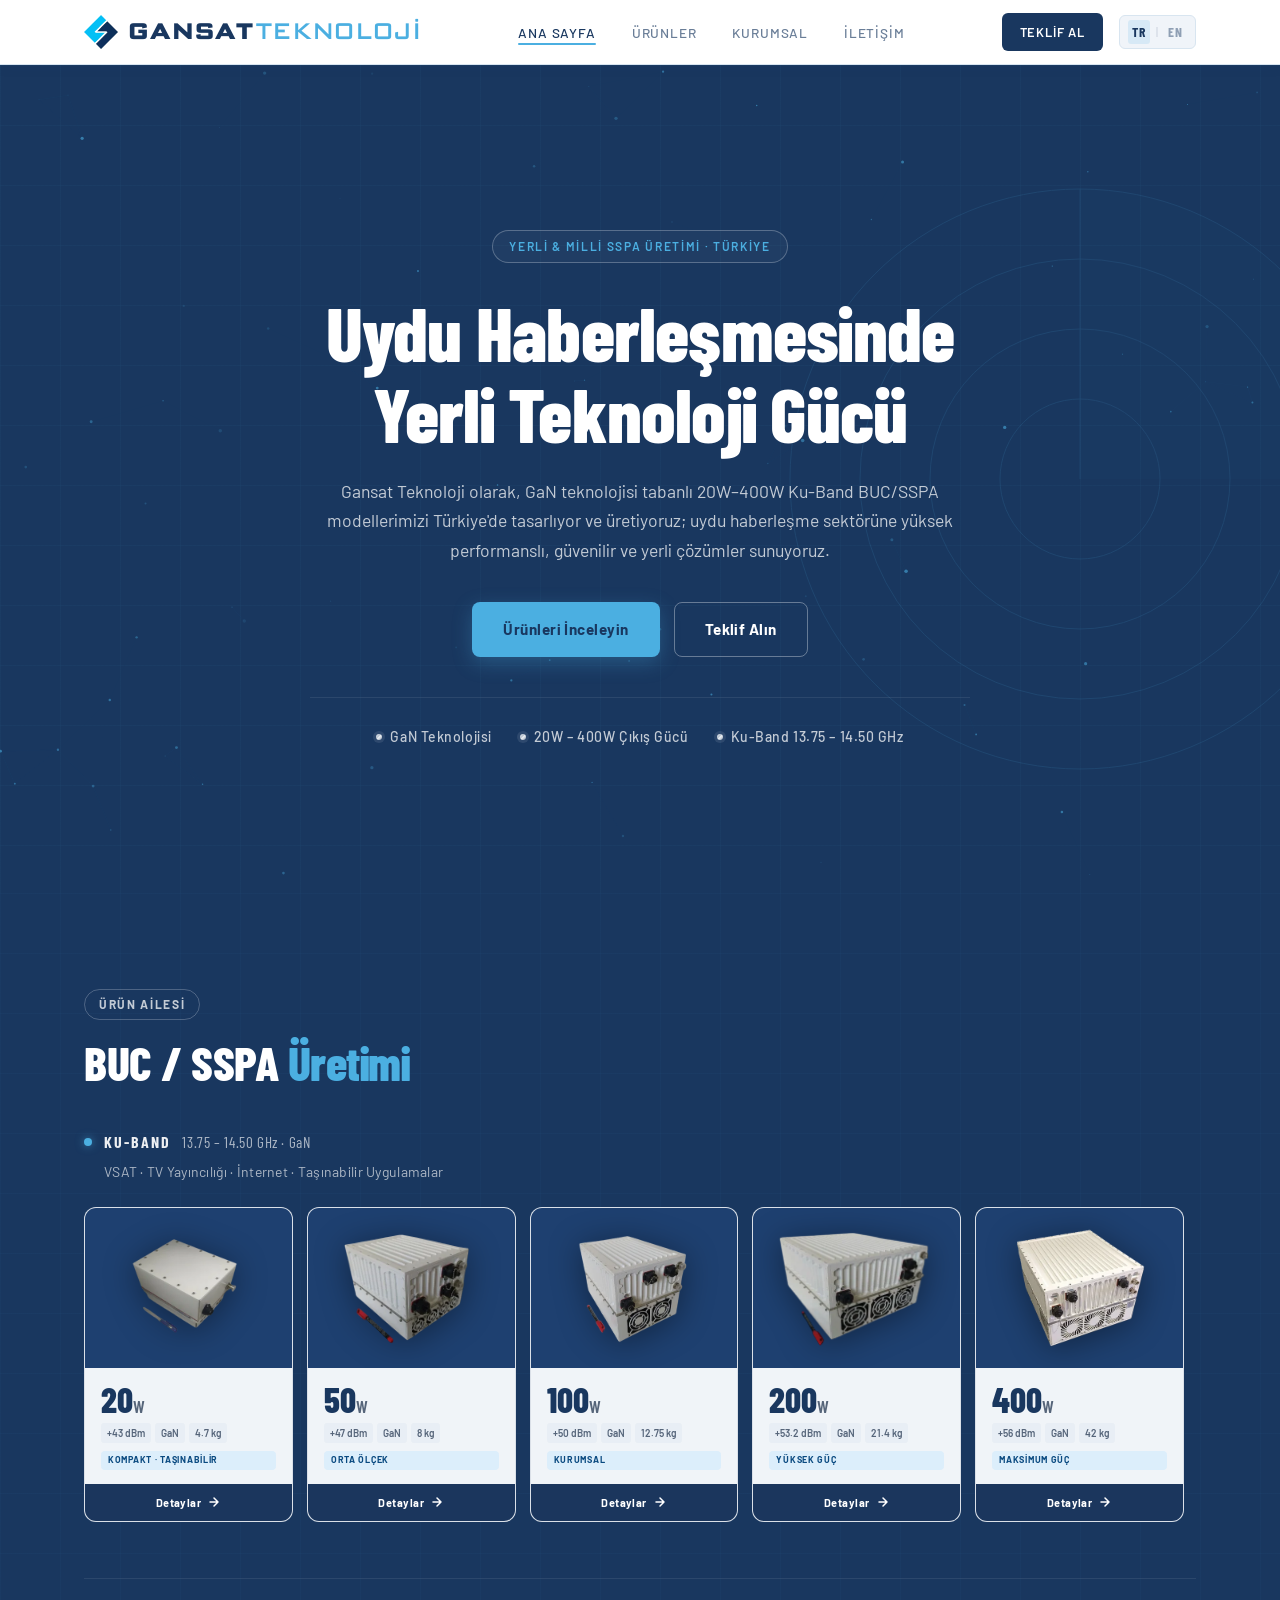
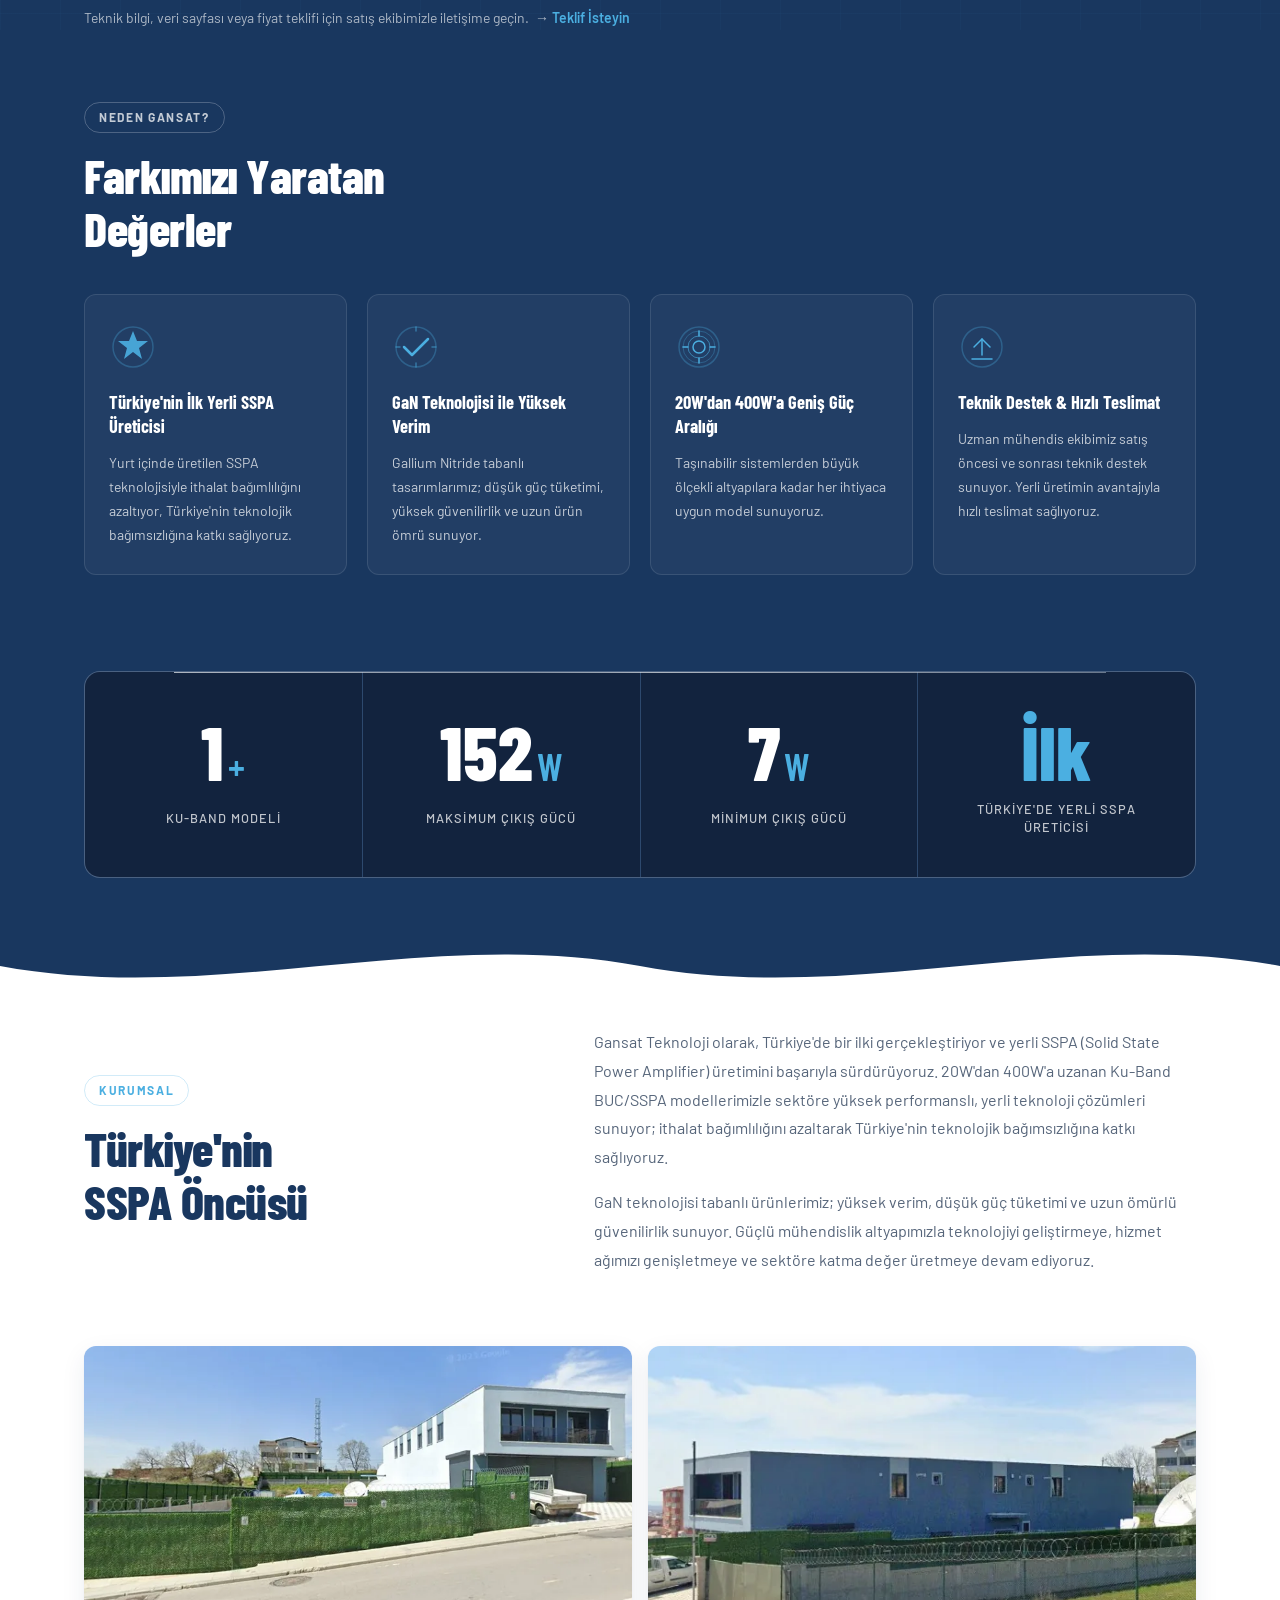
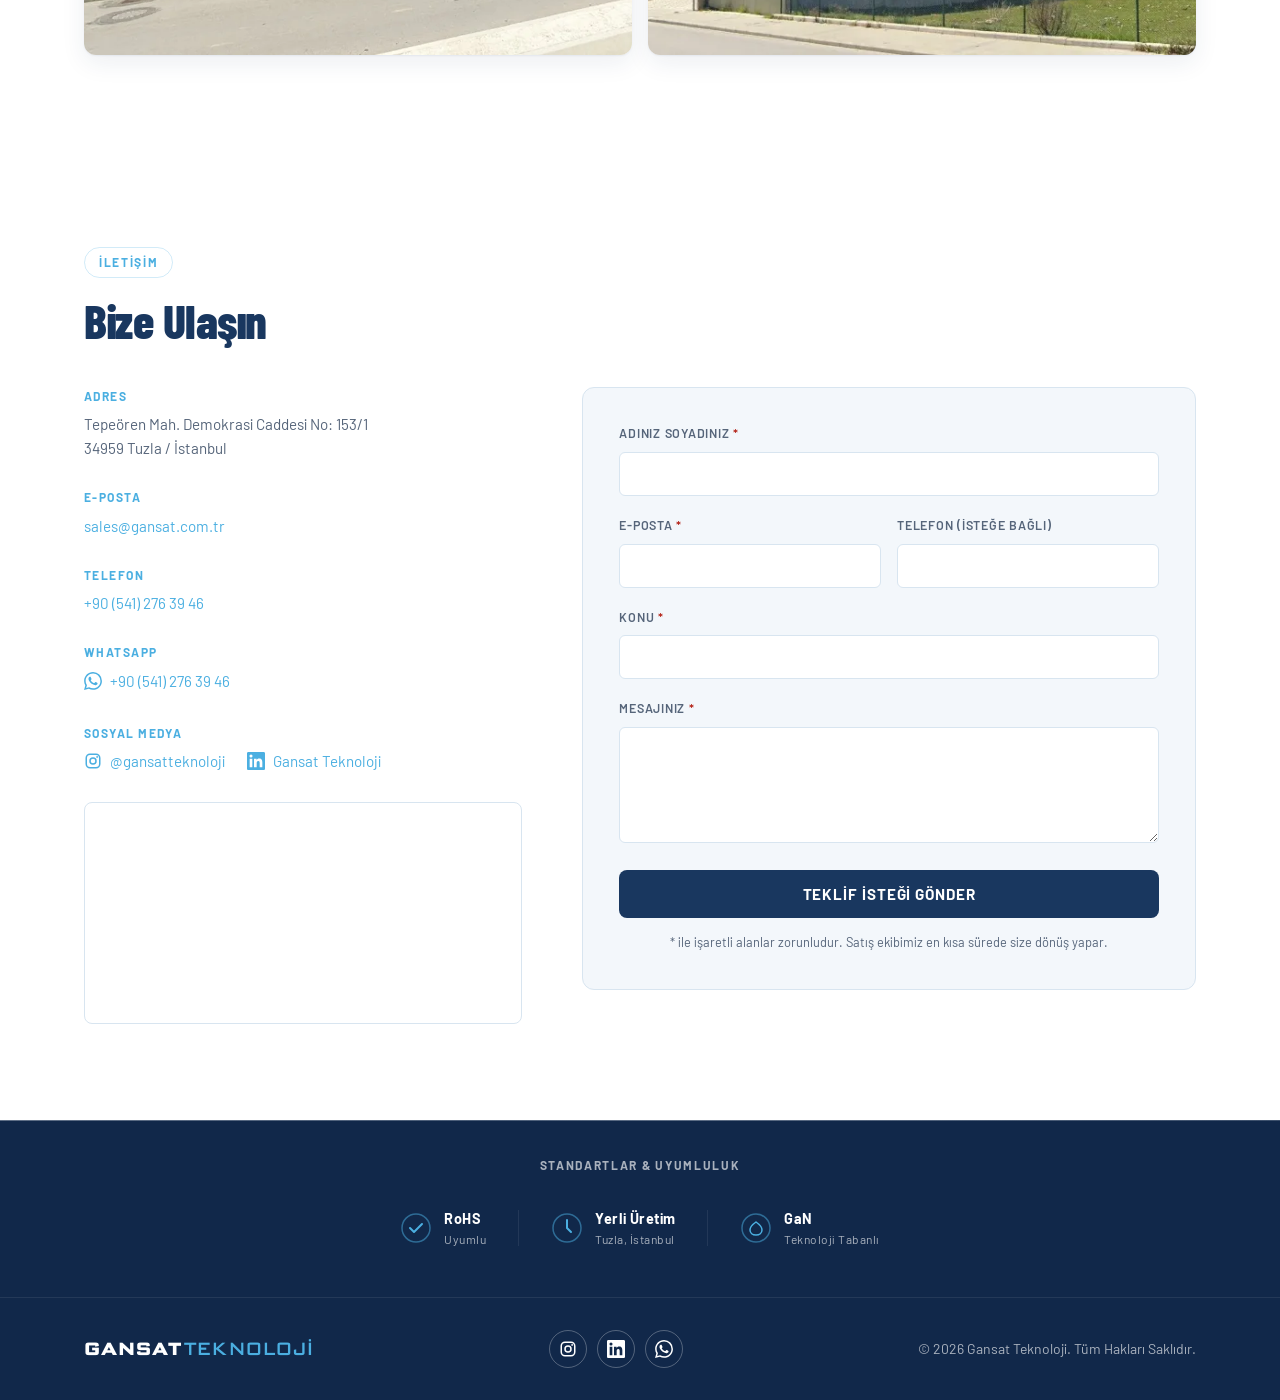
<file: index.html>
<!DOCTYPE html>
<html lang="tr">
<head>
    <meta charset="UTF-8">
    <meta name="viewport" content="width=device-width, initial-scale=1.0">
    <title>Gansat Teknoloji | Yerli GaN Ku-Band BUC / SSPA Üreticisi</title>
    <meta name="description" content="Gansat Teknoloji — Türkiye'nin ilk yerli SSPA ve BUC üreticisi. 20W–400W GaN tabanlı Ku-Band BUC/SSPA modelleri. Tuzla, İstanbul.">
    <meta name="keywords" content="SSPA üreticisi, BUC üreticisi, Ku-Band BUC, GaN SSPA, yerli SSPA, Block Up Converter, uydu haberleşme, satellite uplink, VSAT BUC, Gansat Teknoloji">
    <meta name="author" content="Gansat Teknoloji">
    <meta name="robots" content="index, follow, max-image-preview:large">
    <meta name="theme-color" content="#19375F">
    <link rel="canonical" href="https://www.gansat.com.tr/">
    <link rel="alternate" hreflang="tr" href="https://www.gansat.com.tr/">
    <link rel="alternate" hreflang="en" href="https://www.gansat.com.tr/en/">
    <link rel="alternate" hreflang="x-default" href="https://www.gansat.com.tr/en/">

    <!-- Open Graph (LinkedIn, WhatsApp, Facebook) -->
    <meta property="og:type" content="website">
    <meta property="og:site_name" content="Gansat Teknoloji">
    <meta property="og:title" content="Gansat Teknoloji | Yerli GaN Ku-Band BUC / SSPA Üreticisi">
    <meta property="og:description" content="Gansat Teknoloji — Türkiye'nin ilk yerli SSPA ve BUC üreticisi. 20W–400W GaN tabanlı Ku-Band BUC/SSPA modelleri. Tuzla, İstanbul.">
    <meta property="og:url" content="https://www.gansat.com.tr/">
    <meta property="og:image" content="https://www.gansat.com.tr/og-gansat.jpg">
    <meta property="og:image:type" content="image/jpeg">
    <meta property="og:image:width" content="1200">
    <meta property="og:image:height" content="630">
    <meta property="og:image:alt" content="Gansat Teknoloji — GaN Ku-Band BUC / SSPA çözümleri, 20W–400W">
    <meta property="og:locale" content="tr_TR">
    <meta property="og:locale:alternate" content="en_US">

    <!-- Twitter / X Card -->
    <meta name="twitter:card" content="summary_large_image">
    <meta name="twitter:title" content="Gansat Teknoloji | Yerli GaN Ku-Band BUC / SSPA Üreticisi">
    <meta name="twitter:description" content="Gansat Teknoloji — Türkiye'nin ilk yerli SSPA ve BUC üreticisi. 20W–400W GaN tabanlı Ku-Band BUC/SSPA modelleri. Tuzla, İstanbul.">
    <meta name="twitter:image" content="https://www.gansat.com.tr/og-gansat.jpg">
    <meta name="twitter:image:alt" content="Gansat Teknoloji — GaN Ku-Band BUC / SSPA çözümleri, 20W–400W">

<!-- Yapısal Veri (Google Şirket Bilgisi) -->
    <script type="application/ld+json">
        {
          "@context": "https://schema.org",
          "@type": "Organization",
          "name": "Gansat Teknoloji",
          "url": "https://www.gansat.com.tr/",
          "logo": "https://www.gansat.com.tr/logo.png",
          "description": "Türkiye'nin ilk yerli SSPA ve BUC üreticisi. GaN teknolojisi tabanlı Ku-Band BUC/SSPA modelleri.",
          "address": {
            "@type": "PostalAddress",
            "streetAddress": "Tepeören Mah. Demokrasi Caddesi No: 153/1",
            "addressLocality": "Tuzla",
            "addressRegion": "İstanbul",
            "postalCode": "34959",
            "addressCountry": "TR"
          },
          "contactPoint": {
            "@type": "ContactPoint",
            "telephone": "+90-541-276-39-46",
            "email": "sales@gansat.com.tr",
            "contactType": "sales"
          },
          "sameAs": ["https://www.instagram.com/gansatteknoloji/", "https://www.linkedin.com/company/gansat-teknoloji/"],
          "image": "https://www.gansat.com.tr/og-gansat.jpg"
        }
    </script>

    <link rel="preconnect" href="https://fonts.googleapis.com">
    <link rel="preconnect" href="https://fonts.gstatic.com" crossorigin>
    <link href="https://fonts.googleapis.com/css2?family=Barlow+Condensed:wght@400;600;700;800&family=Barlow:wght@300;400;500;600&display=swap" rel="stylesheet">
    <link rel="stylesheet" href="style.css">
    <link rel="icon" type="image/png" sizes="32x32" href="favicon-32.png">
    <link rel="apple-touch-icon" href="apple-touch-icon.png">
</head>
<body>

    <header>
        <nav class="container">
            <div class="logo">
                <img src="logo.webp" alt="GANSAT Teknoloji logosu" class="logo-mark" width="34" height="34">GANSAT<span>TEKNOLOJİ</span>
            </div>
            <ul class="nav-links" id="navLinks">
                <li><a href="#" data-tr="Ana Sayfa" data-en="Home">Ana Sayfa</a></li>
                <li><a href="#cozumler" data-tr="Ürünler" data-en="Products">Ürünler</a></li>
                <li><a href="#kurumsal" data-tr="Kurumsal" data-en="About">Kurumsal</a></li>
                <li><a href="#iletisim" data-tr="İletişim" data-en="Contact">İletişim</a></li>
            </ul>
            <div class="nav-right">
                <a href="#iletisim" class="nav-cta" data-tr="Teklif Al" data-en="Get a Quote">Teklif Al</a>
                <div class="lang-toggle">
                    <a class="lang-btn active" id="btn-tr" href="#" aria-current="page" lang="tr" hreflang="tr">TR</a>
                    <span class="lang-divider" aria-hidden="true">|</span>
                    <a class="lang-btn" id="btn-en" href="en/" lang="en" hreflang="en">EN</a>
                </div>
                <button class="nav-toggle" type="button" aria-label="Menü" aria-expanded="false" aria-controls="navLinks" onclick="toggleNav(this)"><span></span><span></span><span></span></button>
            </div>
        </nav>
    </header>

    <!-- HERO -->
    <section class="hero">
        <div class="hero-bg-grid"></div>
        <canvas id="particles" class="hero-particles"></canvas>

        <!-- Animasyonlu radar/sinyal dalgası -->
        <div class="hero-radar">
            <svg viewBox="0 0 600 600" xmlns="http://www.w3.org/2000/svg">
                <circle class="radar-ring" cx="300" cy="300" r="80"/>
                <circle class="radar-ring" cx="300" cy="300" r="150" style="animation-delay: 0.6s"/>
                <circle class="radar-ring" cx="300" cy="300" r="220" style="animation-delay: 1.2s"/>
                <circle class="radar-ring" cx="300" cy="300" r="290" style="animation-delay: 1.8s"/>
                <line class="radar-sweep-line" x1="300" y1="300" x2="300" y2="10"/>
                <path class="radar-sweep" d="M300,300 L300,10 A290,290 0 0,1 590,300 Z"/>
            </svg>
        </div>


        <div class="hero-content">
            <div class="hero-tag" data-tr="Yerli & Milli SSPA Üretimi · Türkiye" data-en="Domestic SSPA Manufacturing · Türkiye">Yerli &amp; Milli SSPA Üretimi · Türkiye</div>
            <h1 data-tr="Uydu Haberleşmesinde<br>Yerli Teknoloji Gücü" data-en="Turkish-Engineered Power<br>for Satellite Communications">Uydu Haberleşmesinde<br>Yerli Teknoloji Gücü</h1>
            <p data-tr="Gansat Teknoloji olarak, GaN teknolojisi tabanlı 20W–400W Ku-Band BUC/SSPA modellerimizi Türkiye'de tasarlıyor ve üretiyoruz; uydu haberleşme sektörüne yüksek performanslı, güvenilir ve yerli çözümler sunuyoruz." data-en="Gansat Technology designs and manufactures GaN-based 20W–400W Ku-Band BUC/SSPA systems in Türkiye, delivering high-performance, reliable satellite uplink solutions to the communications industry.">Gansat Teknoloji olarak, GaN teknolojisi tabanlı 20W–400W Ku-Band BUC/SSPA modellerimizi Türkiye'de tasarlıyor ve üretiyoruz; uydu haberleşme sektörüne yüksek performanslı, güvenilir ve yerli çözümler sunuyoruz.</p>
            <div class="hero-actions">
                <a href="#cozumler" class="btn-primary" data-tr="Ürünleri İnceleyin" data-en="Explore Products">Ürünleri İnceleyin</a>
                <a href="#iletisim" class="btn-secondary" data-tr="Teklif Alın" data-en="Request a Quote">Teklif Alın</a>
            </div>
            <ul class="hero-points">
                <li data-tr="GaN Teknolojisi" data-en="GaN Technology">GaN Teknolojisi</li>
                <li data-tr="20W – 400W Çıkış Gücü" data-en="20W – 400W Output Power">20W – 400W Çıkış Gücü</li>
                <li>Ku-Band 13.75 – 14.50 GHz</li>
            </ul>
        </div>

    </section>

    <!-- ÜRÜNLER -->
    <section id="cozumler" class="solutions-section">
        <div class="container">
            <div class="solutions-header">
                <div class="section-tag light" data-tr="Ürün Ailesi" data-en="Product Family">Ürün Ailesi</div>
                <h2 class="solutions-title" data-tr="BUC / SSPA <em>Üretimi</em>" data-en="BUC / SSPA <em>Manufacturing</em>">BUC / SSPA <em>Üretimi</em></h2>
            </div>

            <!-- KU-BAND -->
            <div class="band-group">
                <div class="band-header">
                    <div class="band-dot ku"></div>
                    <span class="band-label">KU-BAND</span>
                    <span class="band-freq">13.75 – 14.50 GHz · GaN</span>
                </div>
                <p class="band-desc" data-tr="VSAT · TV Yayıncılığı · İnternet · Taşınabilir Uygulamalar" data-en="VSAT · Broadcasting · Internet · Portable Applications">VSAT · TV Yayıncılığı · İnternet · Taşınabilir Uygulamalar</p>

                <div class="products-grid">

                    <div class="product-card" role="button" tabindex="0" aria-label="20W SSPA – detaylar" onclick="openModal('modal20w')">
                        <div class="card-img-wrap">
                            <img src="20w-thumb.webp" alt="GANSAT-20WKU 20W Ku-Band GaN SSPA / BUC" width="329" height="300" loading="lazy" decoding="async">
                        </div>
                        <div class="card-inner">
                            <div class="card-watt">20<span>W</span></div>
                            <div class="card-quick-specs">
                                <span>+43 dBm</span>
                                <span>GaN</span>
                                <span>4.7 kg</span>
                            </div>
                            <span class="card-tag ku" data-tr="Kompakt · Taşınabilir" data-en="Compact · Portable">Kompakt · Taşınabilir</span>
                        </div>
                        <div class="card-action">
                            <span data-tr="Detaylar" data-en="Details">Detaylar</span>
                            <svg width="14" height="14" viewBox="0 0 14 14" fill="none"><path d="M3 7h8M7 3l4 4-4 4" stroke="currentColor" stroke-width="1.5" stroke-linecap="round" stroke-linejoin="round"/></svg>
                        </div>
                        <div class="card-glow ku"></div>
                    </div>

                    <div class="product-card" role="button" tabindex="0" aria-label="50W SSPA – detaylar" onclick="openModal('modal50w')">
                        <div class="card-img-wrap">
                            <img src="50w-thumb.webp" alt="GANSAT-50WKU 50W Ku-Band GaN SSPA / BUC" width="331" height="268" loading="lazy" decoding="async">
                        </div>
                        <div class="card-inner">

                            <div class="card-watt">50<span>W</span></div>
                            <div class="card-quick-specs">
                                <span>+47 dBm</span>
                                <span>GaN</span>
                                <span>8 kg</span>
                            </div>
                            <span class="card-tag ku" data-tr="Orta Ölçek" data-en="Mid-Range">Orta Ölçek</span>
                        </div>
                        <div class="card-action">
                            <span data-tr="Detaylar" data-en="Details">Detaylar</span>
                            <svg width="14" height="14" viewBox="0 0 14 14" fill="none"><path d="M3 7h8M7 3l4 4-4 4" stroke="currentColor" stroke-width="1.5" stroke-linecap="round" stroke-linejoin="round"/></svg>
                        </div>
                        <div class="card-glow ku"></div>
                    </div>

                    <div class="product-card" role="button" tabindex="0" aria-label="100W SSPA – detaylar" onclick="openModal('modal100w')">
                        <div class="card-img-wrap">
                            <img src="100w-thumb.webp" alt="GANSAT-100WKU 100W Ku-Band GaN SSPA / BUC" width="299" height="300" loading="lazy" decoding="async">
                        </div>
                        <div class="card-inner">

                            <div class="card-watt">100<span>W</span></div>
                            <div class="card-quick-specs">
                                <span>+50 dBm</span>
                                <span>GaN</span>
                                <span>12.75 kg</span>
                            </div>
                            <span class="card-tag ku" data-tr="Kurumsal" data-en="Enterprise">Kurumsal</span>
                        </div>
                        <div class="card-action">
                            <span data-tr="Detaylar" data-en="Details">Detaylar</span>
                            <svg width="14" height="14" viewBox="0 0 14 14" fill="none"><path d="M3 7h8M7 3l4 4-4 4" stroke="currentColor" stroke-width="1.5" stroke-linecap="round" stroke-linejoin="round"/></svg>
                        </div>
                        <div class="card-glow ku"></div>
                    </div>

                    <div class="product-card" role="button" tabindex="0" aria-label="200W SSPA – detaylar" onclick="openModal('modal200w')">
                        <div class="card-img-wrap">
                            <img src="200w-thumb.webp" alt="GANSAT-200WKU 200W Ku-Band GaN SSPA / BUC" width="331" height="244" loading="lazy" decoding="async">
                        </div>
                        <div class="card-inner">

                            <div class="card-watt">200<span>W</span></div>
                            <div class="card-quick-specs">
                                <span>+53.2 dBm</span>
                                <span>GaN</span>
                                <span>21.4 kg</span>
                            </div>
                            <span class="card-tag ku" data-tr="Yüksek Güç" data-en="High Power">Yüksek Güç</span>
                        </div>
                        <div class="card-action">
                            <span data-tr="Detaylar" data-en="Details">Detaylar</span>
                            <svg width="14" height="14" viewBox="0 0 14 14" fill="none"><path d="M3 7h8M7 3l4 4-4 4" stroke="currentColor" stroke-width="1.5" stroke-linecap="round" stroke-linejoin="round"/></svg>
                        </div>
                        <div class="card-glow ku"></div>
                    </div>

                    <div class="product-card" role="button" tabindex="0" aria-label="400W SSPA – detaylar" onclick="openModal('modal400w')">
                        <div class="card-img-wrap">
                            <img src="400w-thumb.webp" alt="GANSAT-400WKU 400W Ku-Band GaN SSPA / BUC" width="353" height="300" loading="lazy" decoding="async">
                        </div>
                        <div class="card-inner">

                            <div class="card-watt">400<span>W</span></div>
                            <div class="card-quick-specs">
                                <span>+56 dBm</span>
                                <span>GaN</span>
                                <span>42 kg</span>
                            </div>
                            <span class="card-tag ku" data-tr="Maksimum Güç" data-en="Maximum Power">Maksimum Güç</span>
                        </div>
                        <div class="card-action">
                            <span data-tr="Detaylar" data-en="Details">Detaylar</span>
                            <svg width="14" height="14" viewBox="0 0 14 14" fill="none"><path d="M3 7h8M7 3l4 4-4 4" stroke="currentColor" stroke-width="1.5" stroke-linecap="round" stroke-linejoin="round"/></svg>
                        </div>
                        <div class="card-glow ku"></div>
                    </div>

                </div>
            </div>

            <p class="solutions-footnote">
                <span data-tr="Teknik bilgi, veri sayfası veya fiyat teklifi için satış ekibimizle iletişime geçin." data-en="Contact our sales team for technical details, datasheets or pricing.">Teknik bilgi, veri sayfası veya fiyat teklifi için satış ekibimizle iletişime geçin.</span>
                &nbsp;→&nbsp;<a href="#iletisim" data-tr="Teklif İsteyin" data-en="Request a Quote">Teklif İsteyin</a>
            </p>
        </div>
    </section>

    <!-- NEDEN GANSAT -->
    <section class="why-section">
        <div class="container">
            <div class="why-header">
                <div class="section-tag light" data-tr="Neden Gansat?" data-en="Why Gansat?">Neden Gansat?</div>
                <h2 class="why-title" data-tr="Farkımızı Yaratan<br>Değerler" data-en="The Values That<br>Set Us Apart">Farkımızı Yaratan<br>Değerler</h2>
            </div>
            <div class="why-grid">
                <div class="why-card">
                    <div class="why-icon">
                        <svg viewBox="0 0 48 48" fill="none" xmlns="http://www.w3.org/2000/svg">
                            <circle cx="24" cy="24" r="20" stroke="#4BAFE1" stroke-width="1.5" opacity="0.3"/>
                            <path d="M24 8 L28 18 L39 18 L30 25 L33 36 L24 29 L15 36 L18 25 L9 18 L20 18 Z" fill="#4BAFE1" opacity="0.9"/>
                        </svg>
                    </div>
                    <h3 data-tr="Türkiye'nin İlk Yerli SSPA Üreticisi" data-en="Türkiye's First Domestic SSPA Manufacturer">Türkiye'nin İlk Yerli SSPA Üreticisi</h3>
                    <p data-tr="Yurt içinde üretilen SSPA teknolojisiyle ithalat bağımlılığını azaltıyor, Türkiye'nin teknolojik bağımsızlığına katkı sağlıyoruz." data-en="With domestically manufactured SSPA technology, we reduce import dependency and contribute to Türkiye's technological independence.">Yurt içinde üretilen SSPA teknolojisiyle ithalat bağımlılığını azaltıyor, Türkiye'nin teknolojik bağımsızlığına katkı sağlıyoruz.</p>
                </div>
                <div class="why-card">
                    <div class="why-icon">
                        <svg viewBox="0 0 48 48" fill="none" xmlns="http://www.w3.org/2000/svg">
                            <circle cx="24" cy="24" r="20" stroke="#4BAFE1" stroke-width="1.5" opacity="0.3"/>
                            <path d="M12 24 L20 32 L36 16" stroke="#4BAFE1" stroke-width="2.5" stroke-linecap="round" stroke-linejoin="round"/>
                            <path d="M24 8 L24 4M24 44 L24 40M8 24 L4 24M44 24 L40 24" stroke="#4BAFE1" stroke-width="1.5" stroke-linecap="round" opacity="0.5"/>
                        </svg>
                    </div>
                    <h3 data-tr="GaN Teknolojisi ile Yüksek Verim" data-en="High Efficiency with GaN Technology">GaN Teknolojisi ile Yüksek Verim</h3>
                    <p data-tr="Gallium Nitride tabanlı tasarımlarımız; düşük güç tüketimi, yüksek güvenilirlik ve uzun ürün ömrü sunuyor." data-en="Our Gallium Nitride-based designs deliver low power consumption, high reliability and long product life.">Gallium Nitride tabanlı tasarımlarımız; düşük güç tüketimi, yüksek güvenilirlik ve uzun ürün ömrü sunuyor.</p>
                </div>
                <div class="why-card">
                    <div class="why-icon">
                        <svg viewBox="0 0 48 48" fill="none" xmlns="http://www.w3.org/2000/svg">
                            <circle cx="24" cy="24" r="20" stroke="#4BAFE1" stroke-width="1.5" opacity="0.3"/>
                            <circle cx="24" cy="24" r="6" stroke="#4BAFE1" stroke-width="1.5"/>
                            <circle cx="24" cy="24" r="11" stroke="#4BAFE1" stroke-width="1" opacity="0.6"/>
                            <circle cx="24" cy="24" r="16" stroke="#4BAFE1" stroke-width="1" opacity="0.3"/>
                            <line x1="24" y1="8" x2="24" y2="13" stroke="#4BAFE1" stroke-width="1.5" stroke-linecap="round"/>
                            <line x1="24" y1="35" x2="24" y2="40" stroke="#4BAFE1" stroke-width="1.5" stroke-linecap="round"/>
                            <line x1="8" y1="24" x2="13" y2="24" stroke="#4BAFE1" stroke-width="1.5" stroke-linecap="round"/>
                            <line x1="35" y1="24" x2="40" y2="24" stroke="#4BAFE1" stroke-width="1.5" stroke-linecap="round"/>
                        </svg>
                    </div>
                    <h3 data-tr="20W'dan 400W'a Geniş Güç Aralığı" data-en="Wide Power Range from 20W to 400W">20W'dan 400W'a Geniş Güç Aralığı</h3>
                    <p data-tr="Taşınabilir sistemlerden büyük ölçekli altyapılara kadar her ihtiyaca uygun model sunuyoruz." data-en="We offer models suitable for every need, from portable systems to large-scale infrastructure.">Taşınabilir sistemlerden büyük ölçekli altyapılara kadar her ihtiyaca uygun model sunuyoruz.</p>
                </div>
                <div class="why-card">
                    <div class="why-icon">
                        <svg viewBox="0 0 48 48" fill="none" xmlns="http://www.w3.org/2000/svg">
                            <circle cx="24" cy="24" r="20" stroke="#4BAFE1" stroke-width="1.5" opacity="0.3"/>
                            <path d="M16 24 L24 16 L32 24" stroke="#4BAFE1" stroke-width="1.5" stroke-linecap="round" stroke-linejoin="round"/>
                            <path d="M24 16 L24 32" stroke="#4BAFE1" stroke-width="1.5" stroke-linecap="round"/>
                            <path d="M14 36 L34 36" stroke="#4BAFE1" stroke-width="1.5" stroke-linecap="round"/>
                        </svg>
                    </div>
                    <h3 data-tr="Teknik Destek & Hızlı Teslimat" data-en="Technical Support & Fast Delivery">Teknik Destek & Hızlı Teslimat</h3>
                    <p data-tr="Uzman mühendis ekibimiz satış öncesi ve sonrası teknik destek sunuyor. Yerli üretimin avantajıyla hızlı teslimat sağlıyoruz." data-en="Our expert engineering team provides pre- and post-sales technical support. We ensure fast delivery with the advantage of local manufacturing.">Uzman mühendis ekibimiz satış öncesi ve sonrası teknik destek sunuyor. Yerli üretimin avantajıyla hızlı teslimat sağlıyoruz.</p>
                </div>
            </div>
        </div>
    </section>

    <!-- SAYAÇ BÖLÜMÜ -->
    <section class="stats-section">
        <div class="container">
            <div class="stats-grid">
                <div class="stat-card">
                    <div class="stat-card-num">
                        <span class="counter" data-target="5">0</span>
                        <span class="stat-card-suffix">+</span>
                    </div>
                    <div class="stat-card-label" data-tr="Ku-Band Modeli" data-en="Ku-Band Models">Ku-Band Modeli</div>
                </div>
                <div class="stat-card">
                    <div class="stat-card-num">
                        <span class="counter" data-target="400">0</span>
                        <span class="stat-card-suffix">W</span>
                    </div>
                    <div class="stat-card-label" data-tr="Maksimum Çıkış Gücü" data-en="Maximum Output Power">Maksimum Çıkış Gücü</div>
                </div>
                <div class="stat-card">
                    <div class="stat-card-num">
                        <span class="counter" data-target="20">0</span>
                        <span class="stat-card-suffix">W</span>
                    </div>
                    <div class="stat-card-label" data-tr="Minimum Çıkış Gücü" data-en="Minimum Output Power">Minimum Çıkış Gücü</div>
                </div>
                <div class="stat-card">
                    <div class="stat-card-num stat-card-text">
                        <span data-tr="İlk" data-en="1st">İlk</span>
                    </div>
                    <div class="stat-card-label" data-tr="Türkiye'de Yerli SSPA Üreticisi" data-en="Domestic SSPA Manufacturer in Türkiye">Türkiye'de Yerli SSPA Üreticisi</div>
                </div>
            </div>
        </div>
    </section>

    <!-- DALGA GEÇİŞİ -->
    <div class="wave-divider">
        <svg xmlns="http://www.w3.org/2000/svg" viewBox="0 0 1440 80" preserveAspectRatio="none">
            <path d="M0,40 C240,80 480,0 720,40 C960,80 1200,0 1440,40 L1440,80 L0,80 Z" fill="#ffffff"/>
        </svg>
    </div>

    <!-- KURUMSAL -->
    <section id="kurumsal" class="about-section">
        <div class="container about-grid">
            <div class="about-left">
                <div class="section-tag" data-tr="Kurumsal" data-en="About Us">Kurumsal</div>
                <h2 data-tr="Türkiye'nin<br>SSPA Öncüsü" data-en="Türkiye's Pioneer<br>in SSPA Manufacturing">Türkiye'nin<br>SSPA Öncüsü</h2>
            </div>
            <div class="about-right">
                <p data-tr="Gansat Teknoloji olarak, Türkiye'de bir ilki gerçekleştiriyor ve yerli SSPA (Solid State Power Amplifier) üretimini başarıyla sürdürüyoruz. 20W'dan 400W'a uzanan Ku-Band BUC/SSPA modellerimizle sektöre yüksek performanslı, yerli teknoloji çözümleri sunuyor; ithalat bağımlılığını azaltarak Türkiye'nin teknolojik bağımsızlığına katkı sağlıyoruz." data-en="At Gansat Technology, we are pioneering the first domestic SSPA (Solid State Power Amplifier) manufacturing in Türkiye. With our Ku-Band BUC/SSPA models ranging from 20W to 400W, we deliver high-performance, locally developed solutions to the sector — reducing import dependency and contributing to Türkiye's technological independence.">Gansat Teknoloji olarak, Türkiye'de bir ilki gerçekleştiriyor ve yerli SSPA (Solid State Power Amplifier) üretimini başarıyla sürdürüyoruz. 20W'dan 400W'a uzanan Ku-Band BUC/SSPA modellerimizle sektöre yüksek performanslı, yerli teknoloji çözümleri sunuyor; ithalat bağımlılığını azaltarak Türkiye'nin teknolojik bağımsızlığına katkı sağlıyoruz.</p>
                <p style="margin-top: 16px;" data-tr="GaN teknolojisi tabanlı ürünlerimiz; yüksek verim, düşük güç tüketimi ve uzun ömürlü güvenilirlik sunuyor. Güçlü mühendislik altyapımızla teknolojiyi geliştirmeye, hizmet ağımızı genişletmeye ve sektöre katma değer üretmeye devam ediyoruz." data-en="Our GaN-based products deliver high efficiency, low power consumption and long-term reliability. With a strong engineering foundation, we continue to advance our technology, expand our service network and create lasting value for the industry.">GaN teknolojisi tabanlı ürünlerimiz; yüksek verim, düşük güç tüketimi ve uzun ömürlü güvenilirlik sunuyor. Güçlü mühendislik altyapımızla teknolojiyi geliştirmeye, hizmet ağımızı genişletmeye ve sektöre katma değer üretmeye devam ediyoruz.</p>
            </div>
        </div>
    </section>

    <!-- GALERİ -->
    <section class="gallery-section">
        <div class="container">
            <div class="gallery-grid">
                <div class="gallery-item">
                    <img src="resim1.webp" alt="Gansat Teknoloji üretim tesisi – sokak görünümü" width="1200" height="476" loading="lazy" decoding="async">
                </div>
                <div class="gallery-item">
                    <img src="resim2.webp" alt="Gansat Teknoloji tesisi ve uydu antenleri" width="1029" height="335" loading="lazy" decoding="async">
                </div>
            </div>
        </div>
    </section>

    <!-- MODALLER - Ku-Band -->
    <!-- 20W Modal -->
    <div id="modal20w" class="modal">
        <div class="modal-content">
            <button class="modal-close" aria-label="Kapat" onclick="closeModal('modal20w')"><svg width="18" height="18" viewBox="0 0 18 18" fill="none"><path d="M2 2l14 14M16 2L2 16" stroke="currentColor" stroke-width="2" stroke-linecap="round"/></svg></button>
            <div class="modal-band-tag ku">Ku-Band · GaN</div>
            <h3>20W SSPA</h3>
            <p class="modal-desc" data-tr="L-to-Ku Band Block Up Converter. GaN teknolojisi tabanlı, yüksek verimli solid-state tasarım. Taşınabilir ve mobil uygulamalar için idealdir." data-en="L-to-Ku Band Block Up Converter based on GaN technology. High-efficiency solid-state design. Ideal for portable and mobile applications.">L-to-Ku Band Block Up Converter. GaN teknolojisi tabanlı, yüksek verimli solid-state tasarım. Taşınabilir ve mobil uygulamalar için idealdir.</p>
            <div class="modal-tabs">
                <button class="mtab active" onclick="switchTab(this,'t20ku')" data-tr="Standart KU" data-en="Standard KU">Standart KU</button>
                <button class="mtab" onclick="switchTab(this,'t20extku')" data-tr="Genişletilmiş KU" data-en="Extended KU">Genişletilmiş KU</button>
            </div>
            <div id="t20ku" class="modal-tab-content active">
                <div class="modal-model-name">GANSAT-20WKU · 13.75 – 14.50 GHz</div>
                <div class="modal-specs">
                    <div class="spec-row"><span data-tr="RF Frekans" data-en="RF Frequency">RF Frekans</span><strong>13.75 – 14.50 GHz</strong></div>
                    <div class="spec-row"><span data-tr="Yerel Osilatör" data-en="Local Oscillator">Yerel Osilatör</span><strong>12.80 GHz</strong></div>
                    <div class="spec-row"><span data-tr="Çıkış Gücü" data-en="Output Power">Çıkış Gücü</span><strong>20W (+43 dBm)</strong></div>
                    <div class="spec-row"><span data-tr="Kazanç" data-en="Gain">Kazanç</span><strong>65 dB min, 68 dB nom.</strong></div>
                    <div class="spec-row"><span data-tr="Güç Kaynağı" data-en="Power Supply">Güç Kaynağı</span><strong>+36V ~ +65V DC, 170W typ.</strong></div>
                    <div class="spec-row"><span data-tr="Boyut" data-en="Dimensions">Boyut</span><strong>220 × 170 × 160 mm</strong></div>
                    <div class="spec-row"><span data-tr="Ağırlık" data-en="Weight">Ağırlık</span><strong>4.7 kg</strong></div>
                </div>
            </div>
            <div id="t20extku" class="modal-tab-content">
                <div class="modal-model-name">GANSAT-20WEXTKU · 13.75 – 14.75 GHz</div>
                <div class="modal-specs">
                    <div class="spec-row"><span data-tr="RF Frekans" data-en="RF Frequency">RF Frekans</span><strong>13.75 – 14.75 GHz</strong></div>
                    <div class="spec-row"><span data-tr="Yerel Osilatör" data-en="Local Oscillator">Yerel Osilatör</span><strong>12.80 GHz</strong></div>
                    <div class="spec-row"><span data-tr="Çıkış Gücü" data-en="Output Power">Çıkış Gücü</span><strong>20W (+43 dBm)</strong></div>
                    <div class="spec-row"><span data-tr="Kazanç" data-en="Gain">Kazanç</span><strong>65 dB min, 68 dB nom.</strong></div>
                    <div class="spec-row"><span data-tr="Güç Kaynağı" data-en="Power Supply">Güç Kaynağı</span><strong>+36V ~ +65V DC, 170W typ.</strong></div>
                    <div class="spec-row"><span data-tr="Boyut" data-en="Dimensions">Boyut</span><strong>220 × 170 × 160 mm</strong></div>
                    <div class="spec-row"><span data-tr="Ağırlık" data-en="Weight">Ağırlık</span><strong>4.7 kg</strong></div>
                </div>
            </div>
            <a href="20w-sspa.html" class="modal-detail-btn" data-tr="Tam Teknik Özellikler →" data-en="Full Specifications →">Tam Teknik Özellikler →</a>
        </div>
    </div>

    <!-- 50W Modal -->
    <div id="modal50w" class="modal">
        <div class="modal-content">
            <button class="modal-close" aria-label="Kapat" onclick="closeModal('modal50w')"><svg width="18" height="18" viewBox="0 0 18 18" fill="none"><path d="M2 2l14 14M16 2L2 16" stroke="currentColor" stroke-width="2" stroke-linecap="round"/></svg></button>
            <div class="modal-band-tag ku">Ku-Band · GaN</div>
            <h3>50W SSPA</h3>
            <p class="modal-desc" data-tr="L-to-Ku Band Block Up Converter. GaN teknolojisi tabanlı, uydu uplink uygulamalarında yüksek verim ve güvenilirlik sağlar." data-en="L-to-Ku Band Block Up Converter based on GaN technology. Delivers high efficiency and reliability for satellite uplink applications.">L-to-Ku Band Block Up Converter. GaN teknolojisi tabanlı, uydu uplink uygulamalarında yüksek verim ve güvenilirlik sağlar.</p>
            <div class="modal-tabs">
                <button class="mtab active" onclick="switchTab(this,'t50ku')" data-tr="Standart KU" data-en="Standard KU">Standart KU</button>
                <button class="mtab" onclick="switchTab(this,'t50extku')" data-tr="Genişletilmiş KU" data-en="Extended KU">Genişletilmiş KU</button>
            </div>
            <div id="t50ku" class="modal-tab-content active">
                <div class="modal-model-name">GANSAT-50WKU · 13.75 – 14.50 GHz</div>
                <div class="modal-specs">
                    <div class="spec-row"><span data-tr="RF Frekans" data-en="RF Frequency">RF Frekans</span><strong>13.75 – 14.50 GHz</strong></div>
                    <div class="spec-row"><span data-tr="Yerel Osilatör" data-en="Local Oscillator">Yerel Osilatör</span><strong>12.80 GHz</strong></div>
                    <div class="spec-row"><span data-tr="Çıkış Gücü" data-en="Output Power">Çıkış Gücü</span><strong>50W (+47 dBm)</strong></div>
                    <div class="spec-row"><span data-tr="Kazanç" data-en="Gain">Kazanç</span><strong>68 dB min, 72 dB nom.</strong></div>
                    <div class="spec-row"><span data-tr="Güç Kaynağı" data-en="Power Supply">Güç Kaynağı</span><strong>220V 50Hz AC, 240W typ.</strong></div>
                    <div class="spec-row"><span data-tr="Boyut" data-en="Dimensions">Boyut</span><strong>250 × 200 × 185 mm</strong></div>
                    <div class="spec-row"><span data-tr="Ağırlık" data-en="Weight">Ağırlık</span><strong>8 kg</strong></div>
                </div>
            </div>
            <div id="t50extku" class="modal-tab-content">
                <div class="modal-model-name">GANSAT-50WEXTKU · 13.75 – 14.75 GHz</div>
                <div class="modal-specs">
                    <div class="spec-row"><span data-tr="RF Frekans" data-en="RF Frequency">RF Frekans</span><strong>13.75 – 14.75 GHz</strong></div>
                    <div class="spec-row"><span data-tr="Yerel Osilatör" data-en="Local Oscillator">Yerel Osilatör</span><strong>12.80 GHz</strong></div>
                    <div class="spec-row"><span data-tr="Çıkış Gücü" data-en="Output Power">Çıkış Gücü</span><strong>50W (+47 dBm)</strong></div>
                    <div class="spec-row"><span data-tr="Kazanç" data-en="Gain">Kazanç</span><strong>68 dB min, 72 dB nom.</strong></div>
                    <div class="spec-row"><span data-tr="Güç Kaynağı" data-en="Power Supply">Güç Kaynağı</span><strong>220V 50Hz AC, 240W typ.</strong></div>
                    <div class="spec-row"><span data-tr="Boyut" data-en="Dimensions">Boyut</span><strong>250 × 200 × 185 mm</strong></div>
                    <div class="spec-row"><span data-tr="Ağırlık" data-en="Weight">Ağırlık</span><strong>8 kg</strong></div>
                </div>
            </div>
            <a href="50w-sspa.html" class="modal-detail-btn" data-tr="Tam Teknik Özellikler →" data-en="Full Specifications →">Tam Teknik Özellikler →</a>
        </div>
    </div>

    <!-- 100W Modal -->
    <div id="modal100w" class="modal">
        <div class="modal-content">
            <button class="modal-close" aria-label="Kapat" onclick="closeModal('modal100w')"><svg width="18" height="18" viewBox="0 0 18 18" fill="none"><path d="M2 2l14 14M16 2L2 16" stroke="currentColor" stroke-width="2" stroke-linecap="round"/></svg></button>
            <div class="modal-band-tag ku">Ku-Band · GaN</div>
            <h3>100W SSPA</h3>
            <p class="modal-desc" data-tr="L-to-Ku Band Block Up Converter. GaN teknolojisi tabanlı, kurumsal uydu uplink uygulamaları için yüksek performanslı çözüm." data-en="L-to-Ku Band Block Up Converter based on GaN technology. High-performance solution for enterprise satellite uplink applications.">L-to-Ku Band Block Up Converter. GaN teknolojisi tabanlı, kurumsal uydu uplink uygulamaları için yüksek performanslı çözüm.</p>
            <div class="modal-tabs">
                <button class="mtab active" onclick="switchTab(this,'t100ku')" data-tr="Standart KU" data-en="Standard KU">Standart KU</button>
                <button class="mtab" onclick="switchTab(this,'t100extku')" data-tr="Genişletilmiş KU" data-en="Extended KU">Genişletilmiş KU</button>
            </div>
            <div id="t100ku" class="modal-tab-content active">
                <div class="modal-model-name">GANSAT-100WKU · 13.75 – 14.50 GHz</div>
                <div class="modal-specs">
                    <div class="spec-row"><span data-tr="RF Frekans" data-en="RF Frequency">RF Frekans</span><strong>13.75 – 14.50 GHz</strong></div>
                    <div class="spec-row"><span data-tr="Yerel Osilatör" data-en="Local Oscillator">Yerel Osilatör</span><strong>12.80 GHz</strong></div>
                    <div class="spec-row"><span data-tr="Çıkış Gücü" data-en="Output Power">Çıkış Gücü</span><strong>100W (+50 dBm)</strong></div>
                    <div class="spec-row"><span data-tr="Kazanç" data-en="Gain">Kazanç</span><strong>68 dB min, 73 dB nom.</strong></div>
                    <div class="spec-row"><span data-tr="Güç Kaynağı" data-en="Power Supply">Güç Kaynağı</span><strong>220V 50Hz AC, 500W typ.</strong></div>
                    <div class="spec-row"><span data-tr="Boyut" data-en="Dimensions">Boyut</span><strong>310 × 240 × 210 mm</strong></div>
                    <div class="spec-row"><span data-tr="Ağırlık" data-en="Weight">Ağırlık</span><strong>12.75 kg</strong></div>
                </div>
            </div>
            <div id="t100extku" class="modal-tab-content">
                <div class="modal-model-name">GANSAT-100WEXTKU · 13.75 – 14.75 GHz</div>
                <div class="modal-specs">
                    <div class="spec-row"><span data-tr="RF Frekans" data-en="RF Frequency">RF Frekans</span><strong>13.75 – 14.75 GHz</strong></div>
                    <div class="spec-row"><span data-tr="Yerel Osilatör" data-en="Local Oscillator">Yerel Osilatör</span><strong>12.80 GHz</strong></div>
                    <div class="spec-row"><span data-tr="Çıkış Gücü" data-en="Output Power">Çıkış Gücü</span><strong>100W (+50 dBm)</strong></div>
                    <div class="spec-row"><span data-tr="Kazanç" data-en="Gain">Kazanç</span><strong>68 dB min, 73 dB nom.</strong></div>
                    <div class="spec-row"><span data-tr="Güç Kaynağı" data-en="Power Supply">Güç Kaynağı</span><strong>220V 50Hz AC, 500W typ.</strong></div>
                    <div class="spec-row"><span data-tr="Boyut" data-en="Dimensions">Boyut</span><strong>310 × 240 × 210 mm</strong></div>
                    <div class="spec-row"><span data-tr="Ağırlık" data-en="Weight">Ağırlık</span><strong>12.75 kg</strong></div>
                </div>
            </div>
            <a href="100w-sspa.html" class="modal-detail-btn" data-tr="Tam Teknik Özellikler →" data-en="Full Specifications →">Tam Teknik Özellikler →</a>
        </div>
    </div>

    <!-- 200W Modal -->
    <div id="modal200w" class="modal">
        <div class="modal-content">
            <button class="modal-close" aria-label="Kapat" onclick="closeModal('modal200w')"><svg width="18" height="18" viewBox="0 0 18 18" fill="none"><path d="M2 2l14 14M16 2L2 16" stroke="currentColor" stroke-width="2" stroke-linecap="round"/></svg></button>
            <div class="modal-band-tag ku">Ku-Band · GaN</div>
            <h3>200W SSPA</h3>
            <p class="modal-desc" data-tr="L-to-Ku Band Block Up Converter. Yüksek verimli GaN solid-state tasarım, zorlu ortamlarda güvenilir yüksek güç sağlar." data-en="L-to-Ku Band Block Up Converter. High-efficiency GaN solid-state design delivers reliable high power in the toughest environments.">L-to-Ku Band Block Up Converter. Yüksek verimli GaN solid-state tasarım, zorlu ortamlarda güvenilir yüksek güç sağlar.</p>
            <div class="modal-tabs">
                <button class="mtab active" onclick="switchTab(this,'t200ku')" data-tr="Standart KU" data-en="Standard KU">Standart KU</button>
                <button class="mtab" onclick="switchTab(this,'t200extku')" data-tr="Genişletilmiş KU" data-en="Extended KU">Genişletilmiş KU</button>
            </div>
            <div id="t200ku" class="modal-tab-content active">
                <div class="modal-model-name">GANSAT-200WKU · 13.75 – 14.50 GHz</div>
                <div class="modal-specs">
                    <div class="spec-row"><span data-tr="RF Frekans" data-en="RF Frequency">RF Frekans</span><strong>13.75 – 14.50 GHz</strong></div>
                    <div class="spec-row"><span data-tr="Yerel Osilatör" data-en="Local Oscillator">Yerel Osilatör</span><strong>12.80 GHz</strong></div>
                    <div class="spec-row"><span data-tr="Çıkış Gücü" data-en="Output Power">Çıkış Gücü</span><strong>200W (+53.2 dBm)</strong></div>
                    <div class="spec-row"><span data-tr="Kazanç" data-en="Gain">Kazanç</span><strong>69 dB min, 75 dB nom.</strong></div>
                    <div class="spec-row"><span data-tr="Güç Kaynağı" data-en="Power Supply">Güç Kaynağı</span><strong>220V 50Hz AC, 1170W typ.</strong></div>
                    <div class="spec-row"><span data-tr="Boyut" data-en="Dimensions">Boyut</span><strong>360 × 320 × 220 mm</strong></div>
                    <div class="spec-row"><span data-tr="Ağırlık" data-en="Weight">Ağırlık</span><strong>21.4 kg</strong></div>
                </div>
            </div>
            <div id="t200extku" class="modal-tab-content">
                <div class="modal-model-name">GANSAT-200WEXTKU · 13.75 – 14.75 GHz</div>
                <div class="modal-specs">
                    <div class="spec-row"><span data-tr="RF Frekans" data-en="RF Frequency">RF Frekans</span><strong>13.75 – 14.75 GHz</strong></div>
                    <div class="spec-row"><span data-tr="Yerel Osilatör" data-en="Local Oscillator">Yerel Osilatör</span><strong>12.80 GHz</strong></div>
                    <div class="spec-row"><span data-tr="Çıkış Gücü" data-en="Output Power">Çıkış Gücü</span><strong>200W (+53.2 dBm)</strong></div>
                    <div class="spec-row"><span data-tr="Kazanç" data-en="Gain">Kazanç</span><strong>69 dB min, 75 dB nom.</strong></div>
                    <div class="spec-row"><span data-tr="Güç Kaynağı" data-en="Power Supply">Güç Kaynağı</span><strong>220V 50Hz AC, 1170W typ.</strong></div>
                    <div class="spec-row"><span data-tr="Boyut" data-en="Dimensions">Boyut</span><strong>360 × 320 × 220 mm</strong></div>
                    <div class="spec-row"><span data-tr="Ağırlık" data-en="Weight">Ağırlık</span><strong>21.4 kg</strong></div>
                </div>
            </div>
            <a href="200w-sspa.html" class="modal-detail-btn" data-tr="Tam Teknik Özellikler →" data-en="Full Specifications →">Tam Teknik Özellikler →</a>
        </div>
    </div>

    <!-- 400W Modal -->
    <div id="modal400w" class="modal">
        <div class="modal-content">
            <button class="modal-close" aria-label="Kapat" onclick="closeModal('modal400w')"><svg width="18" height="18" viewBox="0 0 18 18" fill="none"><path d="M2 2l14 14M16 2L2 16" stroke="currentColor" stroke-width="2" stroke-linecap="round"/></svg></button>
            <div class="modal-band-tag ku">Ku-Band · GaN</div>
            <h3>400W SSPA</h3>
            <p class="modal-desc" data-tr="L-to-Ku Band Block Up Converter. Zorlu dış ortam koşullarında güvenilir çalışma için tasarlanmış maksimum güç çözümü." data-en="L-to-Ku Band Block Up Converter. Maximum power solution designed for reliable operation in the toughest outdoor environments.">L-to-Ku Band Block Up Converter. Zorlu dış ortam koşullarında güvenilir çalışma için tasarlanmış maksimum güç çözümü.</p>
            <div class="modal-tabs">
                <button class="mtab active" onclick="switchTab(this,'t400ku')" data-tr="Standart KU" data-en="Standard KU">Standart KU</button>
                <button class="mtab" onclick="switchTab(this,'t400extku')" data-tr="Genişletilmiş KU" data-en="Extended KU">Genişletilmiş KU</button>
            </div>
            <div id="t400ku" class="modal-tab-content active">
                <div class="modal-model-name">GANSAT-400WKU · 13.75 – 14.50 GHz</div>
                <div class="modal-specs">
                    <div class="spec-row"><span data-tr="RF Frekans" data-en="RF Frequency">RF Frekans</span><strong>13.75 – 14.50 GHz</strong></div>
                    <div class="spec-row"><span data-tr="Yerel Osilatör" data-en="Local Oscillator">Yerel Osilatör</span><strong>12.80 GHz</strong></div>
                    <div class="spec-row"><span data-tr="Çıkış Gücü" data-en="Output Power">Çıkış Gücü</span><strong>400W (+56 dBm)</strong></div>
                    <div class="spec-row"><span data-tr="Kazanç" data-en="Gain">Kazanç</span><strong>72 dB min, 78 dB nom.</strong></div>
                    <div class="spec-row"><span data-tr="Güç Kaynağı" data-en="Power Supply">Güç Kaynağı</span><strong>220V 50Hz AC, 2000W typ.</strong></div>
                    <div class="spec-row"><span data-tr="Boyut" data-en="Dimensions">Boyut</span><strong>450 × 400 × 220 mm</strong></div>
                    <div class="spec-row"><span data-tr="Ağırlık" data-en="Weight">Ağırlık</span><strong>42 kg</strong></div>
                </div>
            </div>
            <div id="t400extku" class="modal-tab-content">
                <div class="modal-model-name">GANSAT-400WEXTKU · 13.75 – 14.75 GHz</div>
                <div class="modal-specs">
                    <div class="spec-row"><span data-tr="RF Frekans" data-en="RF Frequency">RF Frekans</span><strong>13.75 – 14.75 GHz</strong></div>
                    <div class="spec-row"><span data-tr="Yerel Osilatör" data-en="Local Oscillator">Yerel Osilatör</span><strong>12.80 GHz</strong></div>
                    <div class="spec-row"><span data-tr="Çıkış Gücü" data-en="Output Power">Çıkış Gücü</span><strong>400W (+56 dBm)</strong></div>
                    <div class="spec-row"><span data-tr="Kazanç" data-en="Gain">Kazanç</span><strong>72 dB min, 78 dB nom.</strong></div>
                    <div class="spec-row"><span data-tr="Güç Kaynağı" data-en="Power Supply">Güç Kaynağı</span><strong>220V 50Hz AC, 2000W typ.</strong></div>
                    <div class="spec-row"><span data-tr="Boyut" data-en="Dimensions">Boyut</span><strong>450 × 400 × 220 mm</strong></div>
                    <div class="spec-row"><span data-tr="Ağırlık" data-en="Weight">Ağırlık</span><strong>42 kg</strong></div>
                </div>
            </div>
            <a href="400w-sspa.html" class="modal-detail-btn" data-tr="Tam Teknik Özellikler →" data-en="Full Specifications →">Tam Teknik Özellikler →</a>
        </div>
    </div>

    <!-- İLETİŞİM -->
    <section id="iletisim" class="contact-section">
        <div class="container">
            <div class="section-tag" data-tr="İletişim" data-en="Contact">İletişim</div>
            <h2 class="contact-title" data-tr="Bize Ulaşın" data-en="Get in Touch">Bize Ulaşın</h2>
            <div class="contact-grid">
                <div class="contact-info">
                    <div class="info-item">
                        <span class="info-label" data-tr="Adres" data-en="Address">Adres</span>
                        <p>Tepeören Mah. Demokrasi Caddesi No: 153/1<br>34959 Tuzla / İstanbul</p>
                    </div>
                    <div class="info-item">
                        <span class="info-label" data-tr="E-posta" data-en="Email">E-posta</span>
                        <p><a href="mailto:sales@gansat.com.tr">sales@gansat.com.tr</a></p>
                    </div>
                    <div class="info-item">
                        <span class="info-label" data-tr="Telefon" data-en="Phone">Telefon</span>
                        <p><a href="tel:+905412763946">+90 (541) 276 39 46</a></p>
                    </div>
                    <div class="info-item">
                        <span class="info-label">WhatsApp</span>
                        <p><a href="https://wa.me/905412763946" target="_blank" rel="noopener" class="icon-link"><svg width="18" height="18" viewBox="0 0 24 24" fill="currentColor" aria-hidden="true"><path d="M17.472 14.382c-.297-.149-1.758-.867-2.03-.967-.273-.099-.471-.148-.67.15-.197.297-.767.966-.94 1.164-.173.199-.347.223-.644.075-.297-.15-1.255-.463-2.39-1.475-.883-.788-1.48-1.761-1.653-2.059-.173-.297-.018-.458.13-.606.134-.133.298-.347.446-.52.149-.174.198-.298.298-.497.099-.198.05-.371-.025-.52-.075-.149-.669-1.612-.916-2.207-.242-.579-.487-.5-.669-.51-.173-.008-.371-.01-.57-.01-.198 0-.52.074-.792.372-.272.297-1.04 1.016-1.04 2.479 0 1.462 1.065 2.875 1.213 3.074.149.198 2.096 3.2 5.077 4.487.709.306 1.262.489 1.694.625.712.227 1.36.195 1.871.118.571-.085 1.758-.719 2.006-1.413.248-.694.248-1.289.173-1.413-.074-.124-.272-.198-.57-.347m-5.421 7.403h-.004a9.87 9.87 0 0 1-5.031-1.378l-.361-.214-3.741.982.998-3.648-.235-.374a9.86 9.86 0 0 1-1.51-5.26c.001-5.45 4.436-9.884 9.888-9.884 2.64 0 5.122 1.03 6.988 2.898a9.825 9.825 0 0 1 2.893 6.994c-.003 5.45-4.437 9.884-9.885 9.884m8.413-18.297A11.815 11.815 0 0 0 12.05 0C5.495 0 .16 5.335.157 11.892c0 2.096.547 4.142 1.588 5.945L.057 24l6.305-1.654a11.882 11.882 0 0 0 5.683 1.448h.005c6.554 0 11.89-5.335 11.893-11.893a11.821 11.821 0 0 0-3.48-8.413z"/></svg><span>+90 (541) 276 39 46</span></a></p>
                    </div>
                    <div class="info-item">
                        <span class="info-label" data-tr="Sosyal Medya" data-en="Social Media">Sosyal Medya</span>
                        <p class="contact-social">
                            <a href="https://www.instagram.com/gansatteknoloji/" target="_blank" rel="noopener" class="icon-link"><svg width="18" height="18" viewBox="0 0 24 24" fill="none" stroke="currentColor" stroke-width="2" aria-hidden="true"><rect x="3" y="3" width="18" height="18" rx="5"/><circle cx="12" cy="12" r="4"/><circle cx="17.5" cy="6.5" r="1.2" fill="currentColor" stroke="none"/></svg><span>@gansatteknoloji</span></a>
                            <a href="https://www.linkedin.com/company/gansat-teknoloji/" target="_blank" rel="noopener" class="icon-link"><svg width="18" height="18" viewBox="0 0 24 24" fill="currentColor" aria-hidden="true"><path d="M20.447 20.452h-3.554v-5.569c0-1.328-.027-3.037-1.852-3.037-1.853 0-2.136 1.445-2.136 2.939v5.667H9.351V9h3.414v1.561h.046c.477-.9 1.637-1.85 3.37-1.85 3.601 0 4.267 2.37 4.267 5.455v6.286zM5.337 7.433a2.062 2.062 0 1 1 0-4.125 2.062 2.062 0 0 1 0 4.125zM7.119 20.452H3.555V9h3.564v11.452zM22.225 0H1.771C.792 0 0 .774 0 1.729v20.542C0 23.227.792 24 1.771 24h20.451C23.2 24 24 23.227 24 22.271V1.729C24 .774 23.2 0 22.222 0h.003z"/></svg><span>Gansat Teknoloji</span></a>
                        </p>
                    </div>
                    <div class="map-wrap">
                        <iframe
                            title="Gansat Teknoloji konumu – Google Haritalar"
                            src="https://www.google.com/maps/embed?pb=!1m18!1m12!1m3!1d266.5212984850719!2d29.387762975449174!3d40.90820614022374!2m3!1f0!2f0!3f0!3m2!1i1024!2i768!4f13.1!3m3!1m2!1s0x14cad9973e9e8f6b%3A0x8647b000cfebcb8f!2sGANSAT%20TEKNOLOJi!5e0!3m2!1sen!2str!4v1776511914690!5m2!1sen!2str"
                            width="100%"
                            height="220"
                            style="border:0; display: block;"
                            allowfullscreen=""
                            loading="lazy"
                            referrerpolicy="no-referrer-when-downgrade">
                        </iframe>
                    </div>
                </div>
                <div class="contact-form-box">
                    <form id="contactForm" action="contact.php" method="post" novalidate>
                        <div class="form-group">
                            <label for="cf-name" class="required" data-tr="Adınız Soyadınız" data-en="Full Name">Adınız Soyadınız</label>
                            <input id="cf-name" type="text" name="name" autocomplete="name" required minlength="2" maxlength="100">
                        </div>
                        <div class="form-row">
                            <div class="form-group">
                                <label for="cf-email" class="required" data-tr="E-posta" data-en="Email">E-posta</label>
                                <input id="cf-email" type="email" name="email" autocomplete="email" inputmode="email" required maxlength="254">
                            </div>
                            <div class="form-group">
                                <label for="cf-phone" data-tr="Telefon (isteğe bağlı)" data-en="Phone (optional)">Telefon (isteğe bağlı)</label>
                                <input id="cf-phone" type="tel" name="phone" autocomplete="tel" inputmode="tel" maxlength="30" pattern="[0-9\s\+\-\(\)\.]{6,30}">
                            </div>
                        </div>
                        <div class="form-group">
                            <label for="cf-subject" class="required" data-tr="Konu" data-en="Subject">Konu</label>
                            <input id="cf-subject" type="text" name="subject" required minlength="2" maxlength="150">
                        </div>
                        <div class="form-group">
                            <label for="cf-message" class="required" data-tr="Mesajınız" data-en="Message">Mesajınız</label>
                            <textarea id="cf-message" name="message" rows="5" required minlength="10" maxlength="5000"></textarea>
                        </div>
                        <div class="hp-field" aria-hidden="true">
                            <label for="cf-website">Website</label>
                            <input id="cf-website" type="text" name="website" tabindex="-1" autocomplete="off">
                        </div>
                        <div id="formMsg" class="form-msg" role="status" aria-live="polite" style="display:none;"></div>
                        <button type="submit" class="btn-submit" id="submitBtn" data-tr="Teklif İsteği Gönder" data-en="Send Request">Teklif İsteği Gönder</button>
                        <p class="form-note" data-tr="* ile işaretli alanlar zorunludur. Satış ekibimiz en kısa sürede size dönüş yapar." data-en="Fields marked * are required. Our sales team will get back to you shortly.">* ile işaretli alanlar zorunludur. Satış ekibimiz en kısa sürede size dönüş yapar.</p>
                    </form>
                </div>
            </div>
        </div>
    </section>

    <!-- SERTİFİKALAR -->
    <section class="certs-section">
        <div class="container">
            <p class="certs-label" data-tr="Standartlar & Uyumluluk" data-en="Standards & Compliance">Standartlar & Uyumluluk</p>
            <div class="certs-grid">
                <div class="cert-item">
                    <svg width="32" height="32" viewBox="0 0 32 32" fill="none">
                        <circle cx="16" cy="16" r="14" stroke="#4BAFE1" stroke-width="1.5" opacity="0.5"/>
                        <path d="M10 16 L14 20 L22 12" stroke="#4BAFE1" stroke-width="2" stroke-linecap="round" stroke-linejoin="round"/>
                    </svg>
                    <div>
                        <strong>RoHS</strong>
                        <span data-tr="Uyumlu" data-en="Compliant">Uyumlu</span>
                    </div>
                </div>
                <div class="cert-divider"></div>
                <div class="cert-item">
                    <svg width="32" height="32" viewBox="0 0 32 32" fill="none">
                        <circle cx="16" cy="16" r="14" stroke="#4BAFE1" stroke-width="1.5" opacity="0.5"/>
                        <path d="M16 8 L16 16 L20 20" stroke="#4BAFE1" stroke-width="2" stroke-linecap="round" stroke-linejoin="round"/>
                    </svg>
                    <div>
                        <strong data-tr="Yerli Üretim" data-en="Domestic Production">Yerli Üretim</strong>
                        <span data-tr="Tuzla, İstanbul" data-en="Tuzla, Istanbul">Tuzla, İstanbul</span>
                    </div>
                </div>
                <div class="cert-divider"></div>
                <div class="cert-item">
                    <svg width="32" height="32" viewBox="0 0 32 32" fill="none">
                        <circle cx="16" cy="16" r="14" stroke="#4BAFE1" stroke-width="1.5" opacity="0.5"/>
                        <path d="M16 10 C16 10 10 14 10 18 C10 21 12.5 23 16 23 C19.5 23 22 21 22 18 C22 14 16 10 16 10Z" stroke="#4BAFE1" stroke-width="1.5"/>
                    </svg>
                    <div>
                        <strong>GaN</strong>
                        <span data-tr="Teknoloji Tabanlı" data-en="Technology-Based">Teknoloji Tabanlı</span>
                    </div>
                </div>
            </div>
        </div>
    </section>

    <footer>
        <div class="container footer-inner">
            <div class="logo" style="font-size:1.1rem;">GANSAT<span>TEKNOLOJİ</span></div>
            <div class="social-links">
                <a href="https://www.instagram.com/gansatteknoloji/" target="_blank" rel="noopener" aria-label="Instagram: @gansatteknoloji"><svg width="18" height="18" viewBox="0 0 24 24" fill="none" stroke="currentColor" stroke-width="2" aria-hidden="true"><rect x="3" y="3" width="18" height="18" rx="5"/><circle cx="12" cy="12" r="4"/><circle cx="17.5" cy="6.5" r="1.2" fill="currentColor" stroke="none"/></svg></a>
                <a href="https://www.linkedin.com/company/gansat-teknoloji/" target="_blank" rel="noopener" aria-label="LinkedIn: Gansat Teknoloji"><svg width="18" height="18" viewBox="0 0 24 24" fill="currentColor" aria-hidden="true"><path d="M20.447 20.452h-3.554v-5.569c0-1.328-.027-3.037-1.852-3.037-1.853 0-2.136 1.445-2.136 2.939v5.667H9.351V9h3.414v1.561h.046c.477-.9 1.637-1.85 3.37-1.85 3.601 0 4.267 2.37 4.267 5.455v6.286zM5.337 7.433a2.062 2.062 0 1 1 0-4.125 2.062 2.062 0 0 1 0 4.125zM7.119 20.452H3.555V9h3.564v11.452zM22.225 0H1.771C.792 0 0 .774 0 1.729v20.542C0 23.227.792 24 1.771 24h20.451C23.2 24 24 23.227 24 22.271V1.729C24 .774 23.2 0 22.222 0h.003z"/></svg></a>
                <a href="https://wa.me/905412763946" target="_blank" rel="noopener" aria-label="WhatsApp: +90 541 276 39 46"><svg width="18" height="18" viewBox="0 0 24 24" fill="currentColor" aria-hidden="true"><path d="M17.472 14.382c-.297-.149-1.758-.867-2.03-.967-.273-.099-.471-.148-.67.15-.197.297-.767.966-.94 1.164-.173.199-.347.223-.644.075-.297-.15-1.255-.463-2.39-1.475-.883-.788-1.48-1.761-1.653-2.059-.173-.297-.018-.458.13-.606.134-.133.298-.347.446-.52.149-.174.198-.298.298-.497.099-.198.05-.371-.025-.52-.075-.149-.669-1.612-.916-2.207-.242-.579-.487-.5-.669-.51-.173-.008-.371-.01-.57-.01-.198 0-.52.074-.792.372-.272.297-1.04 1.016-1.04 2.479 0 1.462 1.065 2.875 1.213 3.074.149.198 2.096 3.2 5.077 4.487.709.306 1.262.489 1.694.625.712.227 1.36.195 1.871.118.571-.085 1.758-.719 2.006-1.413.248-.694.248-1.289.173-1.413-.074-.124-.272-.198-.57-.347m-5.421 7.403h-.004a9.87 9.87 0 0 1-5.031-1.378l-.361-.214-3.741.982.998-3.648-.235-.374a9.86 9.86 0 0 1-1.51-5.26c.001-5.45 4.436-9.884 9.888-9.884 2.64 0 5.122 1.03 6.988 2.898a9.825 9.825 0 0 1 2.893 6.994c-.003 5.45-4.437 9.884-9.885 9.884m8.413-18.297A11.815 11.815 0 0 0 12.05 0C5.495 0 .16 5.335.157 11.892c0 2.096.547 4.142 1.588 5.945L.057 24l6.305-1.654a11.882 11.882 0 0 0 5.683 1.448h.005c6.554 0 11.89-5.335 11.893-11.893a11.821 11.821 0 0 0-3.48-8.413z"/></svg></a>
            </div>
            <p>&copy; 2026 Gansat Teknoloji. <span data-tr="Tüm Hakları Saklıdır." data-en="All Rights Reserved.">Tüm Hakları Saklıdır.</span></p>
        </div>
    </footer>

    <!-- SCROLL TO TOP -->
    <button class="scroll-top" id="scrollTop" onclick="window.scrollTo({top:0,behavior:'smooth'})">
        <svg width="20" height="20" viewBox="0 0 20 20" fill="none"><path d="M10 15V5M5 10l5-5 5 5" stroke="currentColor" stroke-width="2" stroke-linecap="round" stroke-linejoin="round"/></svg>
    </button>

    <!-- LOADING EKRANI -->
    <div class="loader" id="loader">
        <div class="loader-logo">GANSAT<span>TEKNOLOJİ</span></div>
        <div class="loader-bar"><div class="loader-fill"></div></div>
    </div>

    <script>
        function openModal(id) {
            var modal = document.getElementById(id);
            // Her açılışta ilk taba resetle
            var tabs = modal.querySelectorAll('.mtab');
            var contents = modal.querySelectorAll('.modal-tab-content');
            tabs.forEach(function(t) { t.classList.remove('active'); });
            contents.forEach(function(c) { c.classList.remove('active'); });
            if (tabs.length > 0) tabs[0].classList.add('active');
            if (contents.length > 0) contents[0].classList.add('active');
            modal.classList.add('open');
            document.body.style.overflow = 'hidden';
        }
        function closeModal(id) { document.getElementById(id).classList.remove('open'); document.body.style.overflow = ''; }
        window.addEventListener('click', function(e) { if (e.target.classList.contains('modal')) { e.target.classList.remove('open'); document.body.style.overflow = ''; } });
        document.addEventListener('keydown', function(e) { if (e.key === 'Escape') { document.querySelectorAll('.modal.open').forEach(m => { m.classList.remove('open'); document.body.style.overflow = ''; }); } });
        /* Ürün kartları klavye ile açılabilir */
        document.querySelectorAll('.product-card[role="button"]').forEach(function(card) {
            card.addEventListener('keydown', function(e) {
                if (e.key === 'Enter' || e.key === ' ') { e.preventDefault(); card.click(); }
            });
        });
        /* Mobil menü */
        function toggleNav(btn) {
            var open = btn.closest('nav').classList.toggle('nav-open');
            btn.setAttribute('aria-expanded', String(open));
        }
        document.querySelectorAll('.nav-links a').forEach(function(a) {
            a.addEventListener('click', function() {
                var nav = a.closest('nav'); nav.classList.remove('nav-open');
                nav.querySelector('.nav-toggle').setAttribute('aria-expanded', 'false');
            });
        });
        function setLang(lang) {
            document.documentElement.lang = lang;
            document.querySelectorAll('[data-tr]').forEach(el => { const t = el.getAttribute('data-' + lang); if (t) el.innerHTML = t; });
            document.getElementById('btn-tr').classList.toggle('active', lang === 'tr');
            document.getElementById('btn-en').classList.toggle('active', lang === 'en');
        }
        /* Particle animasyonu */
        (function() {
            const canvas = document.getElementById('particles');
            const ctx = canvas.getContext('2d');
            let particles = [];
            const COUNT = 80;

            function resize() {
                canvas.width  = canvas.parentElement.offsetWidth;
                canvas.height = canvas.parentElement.offsetHeight;
            }

            function createParticle() {
                return {
                    x: Math.random() * canvas.width,
                    y: Math.random() * canvas.height,
                    r: Math.random() * 1.5 + 0.3,
                    vx: (Math.random() - 0.5) * 0.3,
                    vy: (Math.random() - 0.5) * 0.3,
                    alpha: Math.random() * 0.5 + 0.1
                };
            }

            function init() {
                resize();
                particles = Array.from({ length: COUNT }, createParticle);
            }

            function draw() {
                ctx.clearRect(0, 0, canvas.width, canvas.height);
                particles.forEach(p => {
                    ctx.beginPath();
                    ctx.arc(p.x, p.y, p.r, 0, Math.PI * 2);
                    ctx.fillStyle = `rgba(75,175,225,${p.alpha})`;
                    ctx.fill();

                    p.x += p.vx;
                    p.y += p.vy;

                    if (p.x < 0) p.x = canvas.width;
                    if (p.x > canvas.width) p.x = 0;
                    if (p.y < 0) p.y = canvas.height;
                    if (p.y > canvas.height) p.y = 0;
                });

                /* Yakın partiküller arası çizgi */
                for (let i = 0; i < particles.length; i++) {
                    for (let j = i + 1; j < particles.length; j++) {
                        const dx = particles[i].x - particles[j].x;
                        const dy = particles[i].y - particles[j].y;
                        const dist = Math.sqrt(dx * dx + dy * dy);
                        if (dist < 100) {
                            ctx.beginPath();
                            ctx.moveTo(particles[i].x, particles[i].y);
                            ctx.lineTo(particles[j].x, particles[j].y);
                            ctx.strokeStyle = `rgba(75,175,225,${0.06 * (1 - dist / 100)})`;
                            ctx.lineWidth = 0.5;
                            ctx.stroke();
                        }
                    }
                }

                requestAnimationFrame(draw);
            }

            window.addEventListener('resize', () => { resize(); });
            init();
            draw();
        })();

        /* Modal tab geçişi */
        function switchTab(btn, tabId) {
            // Görünürlük CSS'teki .active sınıfıyla kontrol edilir (inline style değil)
            var modal = btn.closest('.modal');
            modal.querySelectorAll('.mtab').forEach(function(t) { t.classList.remove('active'); });
            modal.querySelectorAll('.modal-tab-content').forEach(function(c) { c.classList.remove('active'); });
            btn.classList.add('active');
            var target = document.getElementById(tabId);
            if (target) target.classList.add('active');
        }

        /* Form doğrulama ve gönderimi */
        (function() {
            var form = document.getElementById('contactForm');
            var btn = document.getElementById('submitBtn');
            var msg = document.getElementById('formMsg');
            var T = {
                tr: {
                    required: 'Bu alan zorunludur.',
                    email: 'Geçerli bir e-posta adresi girin.',
                    phone: 'Geçerli bir telefon numarası girin.',
                    short: 'En az {n} karakter girin.',
                    sending: 'Gönderiliyor...',
                    send: 'Teklif İsteği Gönder',
                    ok: 'Mesajınız iletildi. Satış ekibimiz en kısa sürede size dönüş yapacak.',
                    invalid: 'Lütfen işaretli alanları kontrol edin.',
                    rate: 'Kısa süre içinde birden fazla gönderim yapıldı. Lütfen biraz sonra tekrar deneyin.',
                    fail: 'Mesajınız şu anda gönderilemedi. Lütfen sales@gansat.com.tr adresine doğrudan yazın.',
                    network: 'Bağlantı hatası. Lütfen tekrar deneyin veya sales@gansat.com.tr adresine yazın.'
                },
                en: {
                    required: 'This field is required.',
                    email: 'Please enter a valid email address.',
                    phone: 'Please enter a valid phone number.',
                    short: 'Please enter at least {n} characters.',
                    sending: 'Sending...',
                    send: 'Send Request',
                    ok: 'Your message has been sent. Our sales team will get back to you shortly.',
                    invalid: 'Please check the highlighted fields.',
                    rate: 'Too many submissions in a short time. Please try again in a moment.',
                    fail: 'Your message could not be sent right now. Please email sales@gansat.com.tr directly.',
                    network: 'Connection error. Please try again or email sales@gansat.com.tr.'
                }
            };
            function t(key) { return T[document.documentElement.lang === 'en' ? 'en' : 'tr'][key]; }

            function errorFor(el) {
                var v = el.validity;
                if (v.valueMissing) return t('required');
                if (v.typeMismatch && el.type === 'email') return t('email');
                if (v.patternMismatch) return t('phone');
                if (v.tooShort) return t('short').replace('{n}', el.minLength);
                return '';
            }
            function showError(el, text) {
                var id = el.id + '-error';
                var box = document.getElementById(id);
                if (!box) {
                    box = document.createElement('p');
                    box.className = 'field-error';
                    box.id = id;
                    el.insertAdjacentElement('afterend', box);
                }
                box.textContent = text;
                box.hidden = !text;
                el.setAttribute('aria-invalid', text ? 'true' : 'false');
                if (text) el.setAttribute('aria-describedby', id); else el.removeAttribute('aria-describedby');
            }
            function validate(el) { var e = errorFor(el); showError(el, e); return !e; }
            function setStatus(type, text) {
                msg.className = 'form-msg ' + type;
                msg.textContent = text;
                msg.style.display = 'block';
            }

            var fields = form.querySelectorAll('input:not([name="website"]), textarea');
            fields.forEach(function(el) {
                el.addEventListener('blur', function() { if (el.value) validate(el); });
                el.addEventListener('input', function() { if (el.getAttribute('aria-invalid') === 'true') validate(el); });
            });

            form.addEventListener('submit', function(e) {
                e.preventDefault();
                var firstBad = null;
                fields.forEach(function(el) { if (!validate(el) && !firstBad) firstBad = el; });
                if (firstBad) { setStatus('error', t('invalid')); firstBad.focus(); return; }

                btn.disabled = true;
                btn.textContent = t('sending');
                msg.style.display = 'none';

                fetch(form.getAttribute('action'), { method: 'POST', body: new FormData(form) })
                    .then(function(r) { return r.json(); })
                    .then(function(res) {
                        if (res.success) {
                            setStatus('success', t('ok'));
                            form.reset();
                        } else {
                            setStatus('error', t(res.code === 'invalid' ? 'invalid' : res.code === 'rate' ? 'rate' : 'fail'));
                        }
                    })
                    .catch(function() { setStatus('error', t('network')); })
                    .then(function() { btn.disabled = false; btn.textContent = t('send'); });
            });
        })();

        /* Loading animasyonu */
        window.addEventListener('load', function() {
            document.getElementById('loader').classList.add('loader-hidden');
        });

        /* Scroll-to-top butonu */
        window.addEventListener('scroll', function() {
            const btn = document.getElementById('scrollTop');
            if (window.scrollY > 400) {
                btn.classList.add('visible');
            } else {
                btn.classList.remove('visible');
            }
        });

        /* Active nav link */
        const sections = document.querySelectorAll('section[id]');
        const navLinks = document.querySelectorAll('.nav-links a[href^="#"]');

        window.addEventListener('scroll', function() {
            let current = '';
            sections.forEach(section => {
                const sectionTop = section.offsetTop - 100;
                if (window.scrollY >= sectionTop) {
                    current = section.getAttribute('id');
                }
            });
            navLinks.forEach(link => {
                link.classList.remove('active-nav');
                if (link.getAttribute('href') === '#' + current) {
                    link.classList.add('active-nav');
                }
            });
        });

        const observer = new IntersectionObserver((entries) => { entries.forEach(entry => { if (entry.isIntersecting) entry.target.classList.add('visible'); }); }, { threshold: 0.08 });
        document.querySelectorAll('.product-card, .gallery-item, .about-grid').forEach(el => observer.observe(el));

        /* Sayaç animasyonu */
        function animateCounter(el) {
            const target = parseInt(el.getAttribute('data-target'));
            const duration = 1800;
            const step = target / (duration / 16);
            let current = 0;
            const timer = setInterval(() => {
                current += step;
                if (current >= target) {
                    current = target;
                    clearInterval(timer);
                }
                el.textContent = Math.floor(current);
            }, 16);
        }

        const counterObserver = new IntersectionObserver((entries) => {
            entries.forEach(entry => {
                if (entry.isIntersecting) {
                    entry.target.querySelectorAll('.counter').forEach(animateCounter);
                    counterObserver.unobserve(entry.target);
                }
            });
        }, { threshold: 0.3 });

        document.querySelectorAll('.stats-section').forEach(el => counterObserver.observe(el));
    </script>
</body>
</html>
</file>
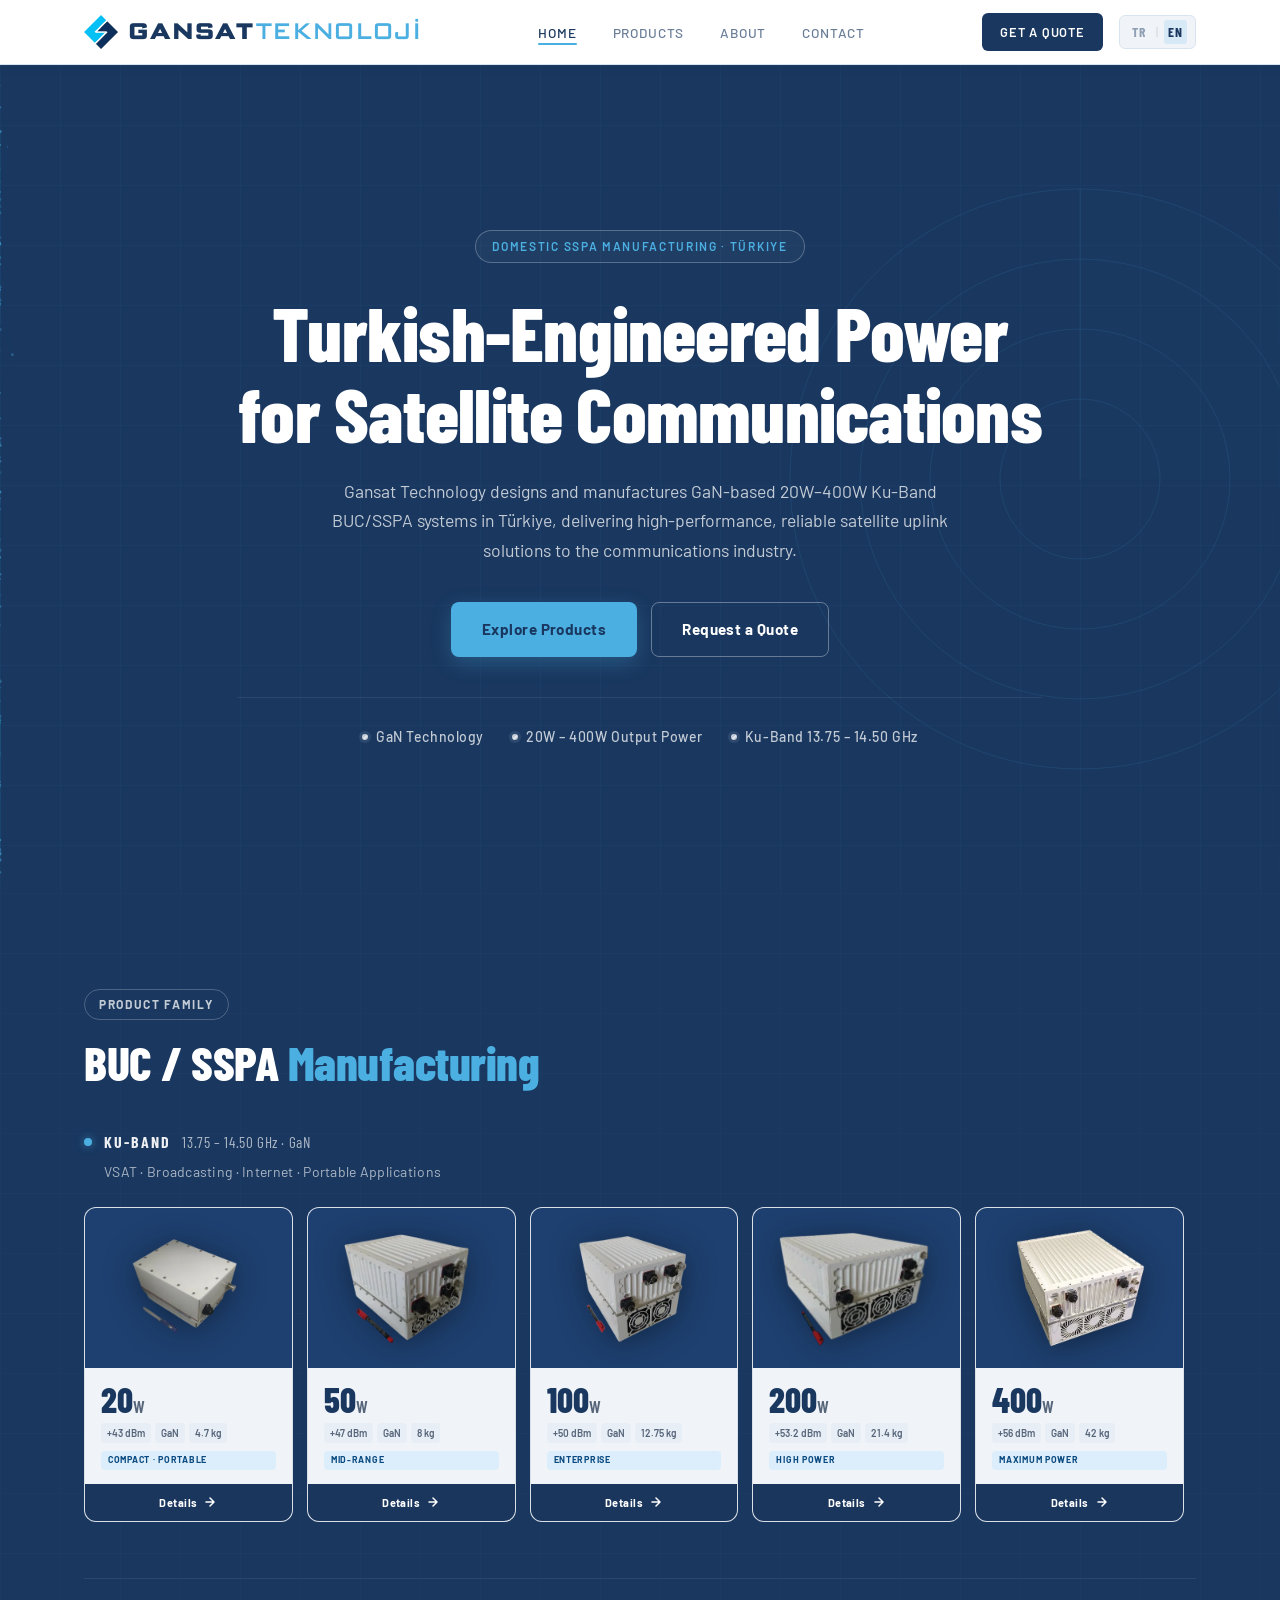
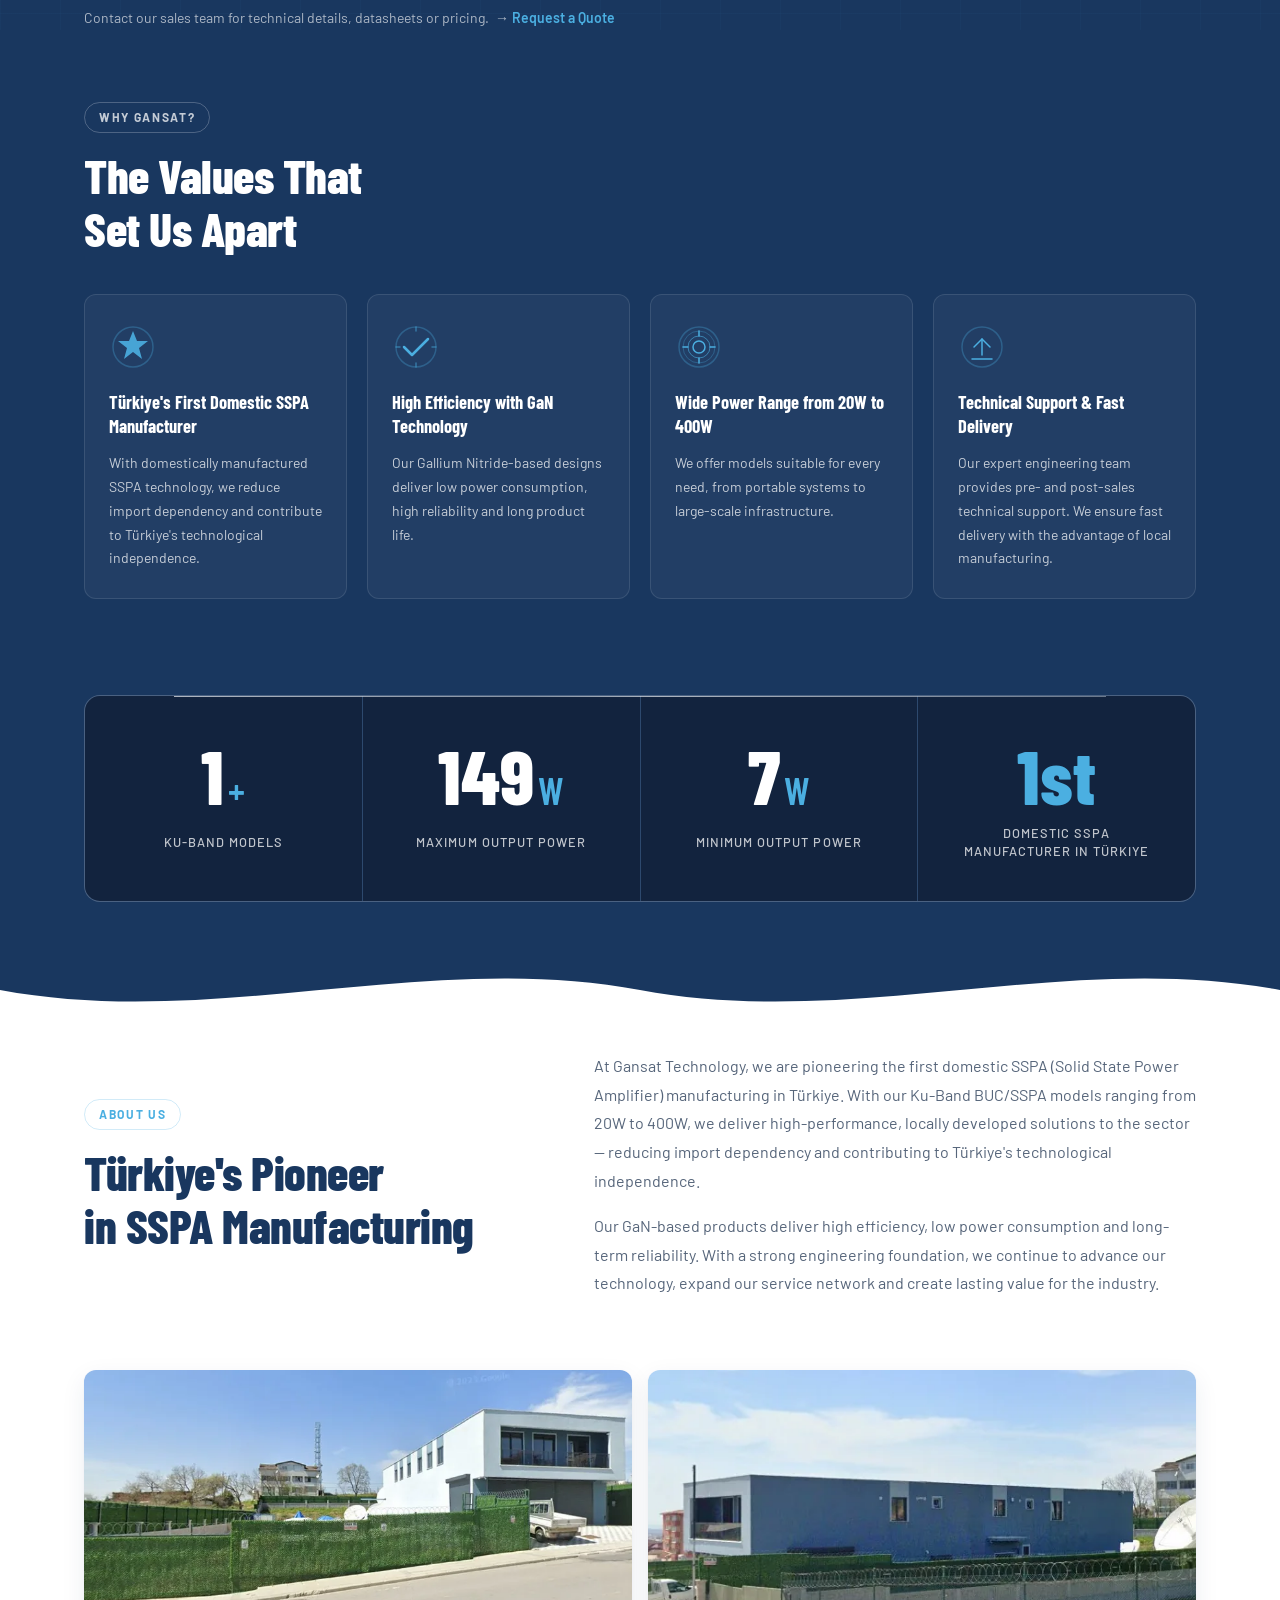
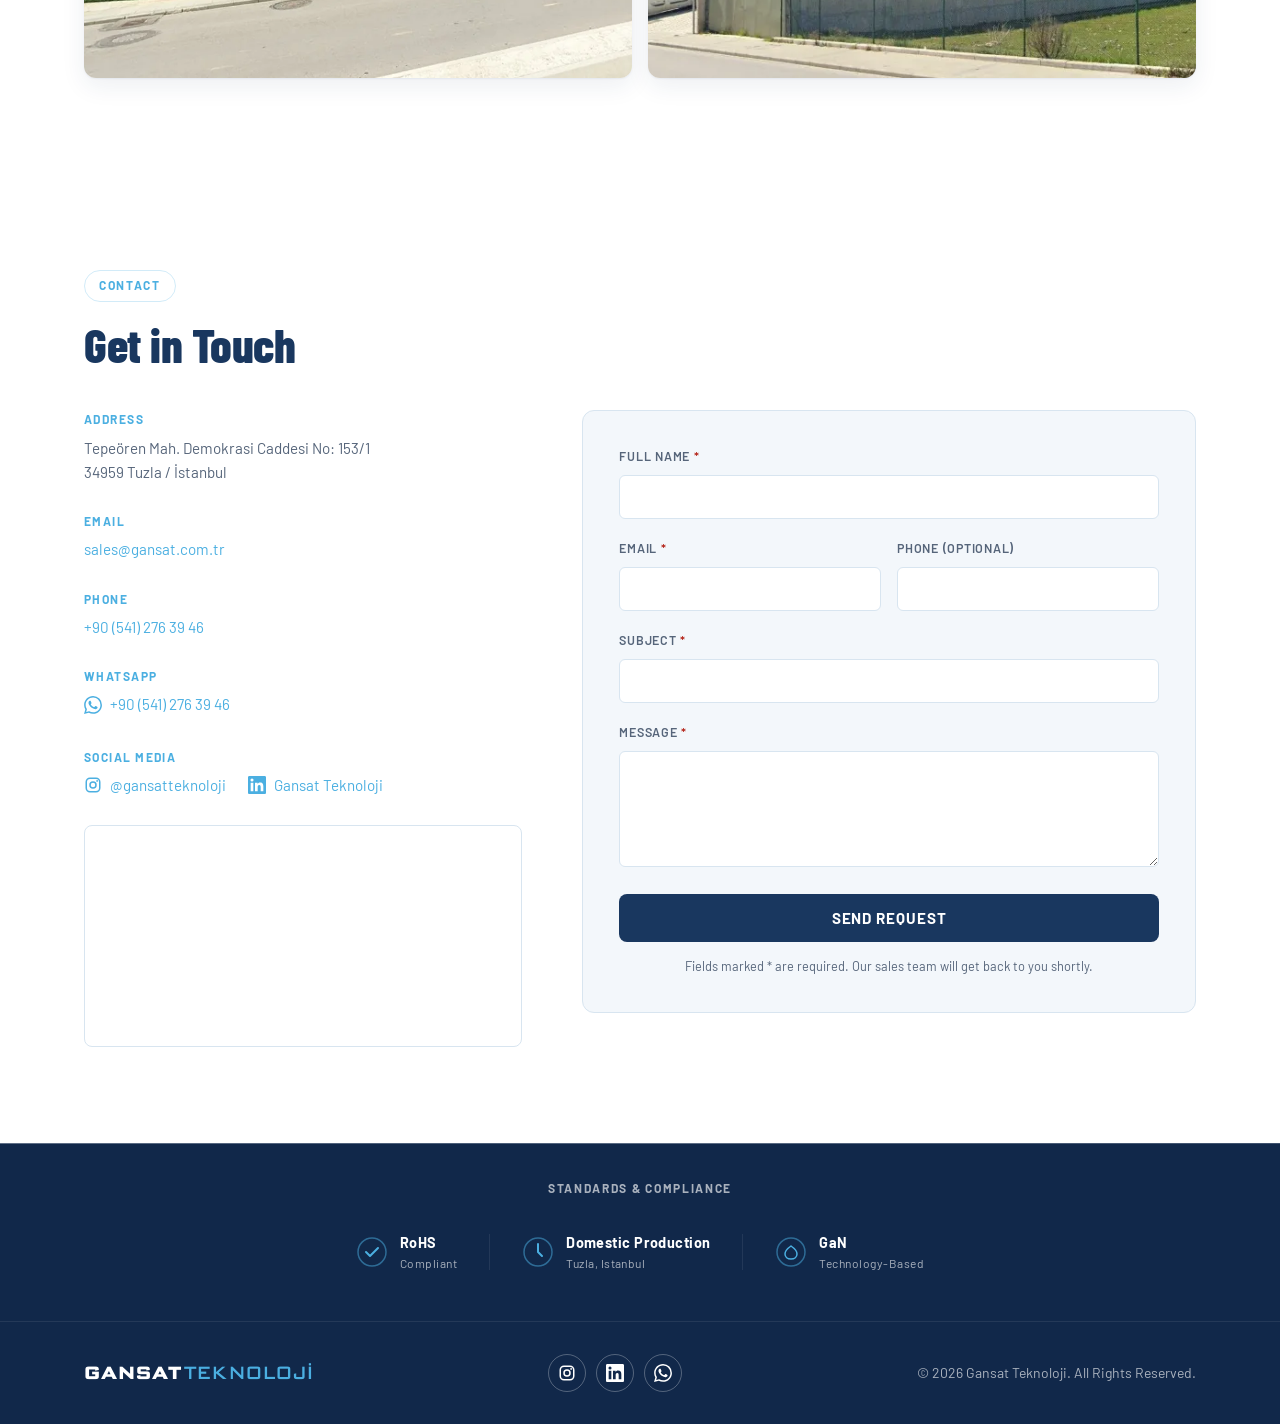
<file: en/index.html>
<!DOCTYPE html>
<html lang="en">
<head>
    <meta charset="UTF-8">
    <meta name="viewport" content="width=device-width, initial-scale=1.0">
    <title>Gansat Teknoloji | GaN Ku-Band BUC / SSPA Manufacturer in Türkiye</title>
    <meta name="description" content="Gansat Teknoloji — Türkiye's first domestic SSPA and BUC manufacturer. GaN-based 20W–400W Ku-Band BUC/SSPA models, designed and built in Tuzla, Istanbul.">
    <meta name="keywords" content="SSPA manufacturer, BUC manufacturer, Ku-Band BUC, GaN SSPA, Block Up Converter, satellite uplink, VSAT BUC, Ku-Band amplifier, Türkiye, Gansat Teknoloji">
    <meta name="author" content="Gansat Teknoloji">
    <meta name="robots" content="index, follow, max-image-preview:large">
    <meta name="theme-color" content="#19375F">
    <link rel="canonical" href="https://www.gansat.com.tr/en/">
    <link rel="alternate" hreflang="tr" href="https://www.gansat.com.tr/">
    <link rel="alternate" hreflang="en" href="https://www.gansat.com.tr/en/">
    <link rel="alternate" hreflang="x-default" href="https://www.gansat.com.tr/en/">

    <!-- Open Graph (LinkedIn, WhatsApp, Facebook) -->
    <meta property="og:type" content="website">
    <meta property="og:site_name" content="Gansat Teknoloji">
    <meta property="og:title" content="Gansat Teknoloji | GaN Ku-Band BUC / SSPA Manufacturer in Türkiye">
    <meta property="og:description" content="Gansat Teknoloji — Türkiye's first domestic SSPA and BUC manufacturer. GaN-based 20W–400W Ku-Band BUC/SSPA models, designed and built in Tuzla, Istanbul.">
    <meta property="og:url" content="https://www.gansat.com.tr/en/">
    <meta property="og:image" content="https://www.gansat.com.tr/og-gansat-en.jpg">
    <meta property="og:image:type" content="image/jpeg">
    <meta property="og:image:width" content="1200">
    <meta property="og:image:height" content="630">
    <meta property="og:image:alt" content="Gansat Teknoloji — GaN Ku-Band BUC / SSPA solutions, 20W–400W">
    <meta property="og:locale" content="en_US">
    <meta property="og:locale:alternate" content="tr_TR">

    <!-- Twitter / X Card -->
    <meta name="twitter:card" content="summary_large_image">
    <meta name="twitter:title" content="Gansat Teknoloji | GaN Ku-Band BUC / SSPA Manufacturer in Türkiye">
    <meta name="twitter:description" content="Gansat Teknoloji — Türkiye's first domestic SSPA and BUC manufacturer. GaN-based 20W–400W Ku-Band BUC/SSPA models, designed and built in Tuzla, Istanbul.">
    <meta name="twitter:image" content="https://www.gansat.com.tr/og-gansat-en.jpg">
    <meta name="twitter:image:alt" content="Gansat Teknoloji — GaN Ku-Band BUC / SSPA solutions, 20W–400W">

<!-- Yapısal Veri (Google Şirket Bilgisi) -->
    <script type="application/ld+json">
        {
          "@context": "https://schema.org",
          "@type": "Organization",
          "name": "Gansat Teknoloji",
          "url": "https://www.gansat.com.tr/",
          "logo": "https://www.gansat.com.tr/logo.png",
          "description": "Türkiye's first domestic SSPA and BUC manufacturer. GaN-based Ku-Band BUC/SSPA models from 20W to 400W.",
          "address": {
            "@type": "PostalAddress",
            "streetAddress": "Tepeören Mah. Demokrasi Caddesi No: 153/1",
            "addressLocality": "Tuzla",
            "addressRegion": "İstanbul",
            "postalCode": "34959",
            "addressCountry": "TR"
          },
          "contactPoint": {
            "@type": "ContactPoint",
            "telephone": "+90-541-276-39-46",
            "email": "sales@gansat.com.tr",
            "contactType": "sales"
          },
          "sameAs": [
            "https://www.instagram.com/gansatteknoloji/",
            "https://www.linkedin.com/company/gansat-teknoloji/"
          ],
          "image": "https://www.gansat.com.tr/og-gansat.jpg"
        }
    </script>

    <link rel="preconnect" href="https://fonts.googleapis.com">
    <link rel="preconnect" href="https://fonts.gstatic.com" crossorigin>
    <link href="https://fonts.googleapis.com/css2?family=Barlow+Condensed:wght@400;600;700;800&family=Barlow:wght@300;400;500;600&display=swap" rel="stylesheet">
    <link rel="stylesheet" href="../style.css">
    <link rel="icon" type="image/png" sizes="32x32" href="../favicon-32.png">
    <link rel="apple-touch-icon" href="../apple-touch-icon.png">
</head>
<body>

    <header>
        <nav class="container">
            <div class="logo">
                <img src="../logo.webp" alt="GANSAT Teknoloji logo" class="logo-mark" width="34" height="34">GANSAT<span>TEKNOLOJİ</span>
            </div>
            <ul class="nav-links" id="navLinks">
                <li><a href="#" data-tr="Ana Sayfa" data-en="Home">Home</a></li>
                <li><a href="#cozumler" data-tr="Ürünler" data-en="Products">Products</a></li>
                <li><a href="#kurumsal" data-tr="Kurumsal" data-en="About">About</a></li>
                <li><a href="#iletisim" data-tr="İletişim" data-en="Contact">Contact</a></li>
            </ul>
            <div class="nav-right">
                <a href="#iletisim" class="nav-cta" data-tr="Teklif Al" data-en="Get a Quote">Get a Quote</a>
                <div class="lang-toggle">
                    <a class="lang-btn" id="btn-tr" href="../../" lang="tr" hreflang="tr">TR</a>
                    <span class="lang-divider" aria-hidden="true">|</span>
                    <a class="lang-btn active" id="btn-en" href="#" aria-current="page" lang="en" hreflang="en">EN</a>
                </div>
                <button class="nav-toggle" type="button" aria-label="Menu" aria-expanded="false" aria-controls="navLinks" onclick="toggleNav(this)"><span></span><span></span><span></span></button>
            </div>
        </nav>
    </header>

    <!-- HERO -->
    <section class="hero">
        <div class="hero-bg-grid"></div>
        <canvas id="particles" class="hero-particles"></canvas>

        <!-- Animasyonlu radar/sinyal dalgası -->
        <div class="hero-radar">
            <svg viewBox="0 0 600 600" xmlns="http://www.w3.org/2000/svg">
                <circle class="radar-ring" cx="300" cy="300" r="80"/>
                <circle class="radar-ring" cx="300" cy="300" r="150" style="animation-delay: 0.6s"/>
                <circle class="radar-ring" cx="300" cy="300" r="220" style="animation-delay: 1.2s"/>
                <circle class="radar-ring" cx="300" cy="300" r="290" style="animation-delay: 1.8s"/>
                <line class="radar-sweep-line" x1="300" y1="300" x2="300" y2="10"/>
                <path class="radar-sweep" d="M300,300 L300,10 A290,290 0 0,1 590,300 Z"/>
            </svg>
        </div>


        <div class="hero-content">
            <div class="hero-tag" data-tr="Yerli & Milli SSPA Üretimi · Türkiye" data-en="Domestic SSPA Manufacturing · Türkiye">Domestic SSPA Manufacturing · Türkiye</div>
            <h1 data-tr="Uydu Haberleşmesinde<br>Yerli Teknoloji Gücü" data-en="Turkish-Engineered Power<br>for Satellite Communications">Turkish-Engineered Power<br>for Satellite Communications</h1>
            <p data-tr="Gansat Teknoloji olarak, GaN teknolojisi tabanlı 20W–400W Ku-Band BUC/SSPA modellerimizi Türkiye'de tasarlıyor ve üretiyoruz; uydu haberleşme sektörüne yüksek performanslı, güvenilir ve yerli çözümler sunuyoruz." data-en="Gansat Technology designs and manufactures GaN-based 20W–400W Ku-Band BUC/SSPA systems in Türkiye, delivering high-performance, reliable satellite uplink solutions to the communications industry.">Gansat Technology designs and manufactures GaN-based 20W–400W Ku-Band BUC/SSPA systems in Türkiye, delivering high-performance, reliable satellite uplink solutions to the communications industry.</p>
            <div class="hero-actions">
                <a href="#cozumler" class="btn-primary" data-tr="Ürünleri İnceleyin" data-en="Explore Products">Explore Products</a>
                <a href="#iletisim" class="btn-secondary" data-tr="Teklif Alın" data-en="Request a Quote">Request a Quote</a>
            </div>
            <ul class="hero-points">
                <li data-tr="GaN Teknolojisi" data-en="GaN Technology">GaN Technology</li>
                <li data-tr="20W – 400W Çıkış Gücü" data-en="20W – 400W Output Power">20W – 400W Output Power</li>
                <li>Ku-Band 13.75 – 14.50 GHz</li>
            </ul>
        </div>

    </section>

    <!-- ÜRÜNLER -->
    <section id="cozumler" class="solutions-section">
        <div class="container">
            <div class="solutions-header">
                <div class="section-tag light" data-tr="Ürün Ailesi" data-en="Product Family">Product Family</div>
                <h2 class="solutions-title" data-tr="BUC / SSPA <em>Üretimi</em>" data-en="BUC / SSPA <em>Manufacturing</em>">BUC / SSPA <em>Manufacturing</em></h2>
            </div>

            <!-- KU-BAND -->
            <div class="band-group">
                <div class="band-header">
                    <div class="band-dot ku"></div>
                    <span class="band-label">KU-BAND</span>
                    <span class="band-freq">13.75 – 14.50 GHz · GaN</span>
                </div>
                <p class="band-desc" data-tr="VSAT · TV Yayıncılığı · İnternet · Taşınabilir Uygulamalar" data-en="VSAT · Broadcasting · Internet · Portable Applications">VSAT · Broadcasting · Internet · Portable Applications</p>

                <div class="products-grid">

                    <div class="product-card" role="button" tabindex="0" aria-label="20W SSPA – details" onclick="openModal('modal20w')">
                        <div class="card-img-wrap">
                            <img src="../20w-thumb.webp" alt="GANSAT-20WKU 20W Ku-Band GaN SSPA / BUC" width="329" height="300" loading="lazy" decoding="async">
                        </div>
                        <div class="card-inner">
                            <div class="card-watt">20<span>W</span></div>
                            <div class="card-quick-specs">
                                <span>+43 dBm</span>
                                <span>GaN</span>
                                <span>4.7 kg</span>
                            </div>
                            <span class="card-tag ku" data-tr="Kompakt · Taşınabilir" data-en="Compact · Portable">Compact · Portable</span>
                        </div>
                        <div class="card-action">
                            <span data-tr="Detaylar" data-en="Details">Details</span>
                            <svg width="14" height="14" viewBox="0 0 14 14" fill="none"><path d="M3 7h8M7 3l4 4-4 4" stroke="currentColor" stroke-width="1.5" stroke-linecap="round" stroke-linejoin="round"/></svg>
                        </div>
                        <div class="card-glow ku"></div>
                    </div>

                    <div class="product-card" role="button" tabindex="0" aria-label="50W SSPA – details" onclick="openModal('modal50w')">
                        <div class="card-img-wrap">
                            <img src="../50w-thumb.webp" alt="GANSAT-50WKU 50W Ku-Band GaN SSPA / BUC" width="331" height="268" loading="lazy" decoding="async">
                        </div>
                        <div class="card-inner">

                            <div class="card-watt">50<span>W</span></div>
                            <div class="card-quick-specs">
                                <span>+47 dBm</span>
                                <span>GaN</span>
                                <span>8 kg</span>
                            </div>
                            <span class="card-tag ku" data-tr="Orta Ölçek" data-en="Mid-Range">Mid-Range</span>
                        </div>
                        <div class="card-action">
                            <span data-tr="Detaylar" data-en="Details">Details</span>
                            <svg width="14" height="14" viewBox="0 0 14 14" fill="none"><path d="M3 7h8M7 3l4 4-4 4" stroke="currentColor" stroke-width="1.5" stroke-linecap="round" stroke-linejoin="round"/></svg>
                        </div>
                        <div class="card-glow ku"></div>
                    </div>

                    <div class="product-card" role="button" tabindex="0" aria-label="100W SSPA – details" onclick="openModal('modal100w')">
                        <div class="card-img-wrap">
                            <img src="../100w-thumb.webp" alt="GANSAT-100WKU 100W Ku-Band GaN SSPA / BUC" width="299" height="300" loading="lazy" decoding="async">
                        </div>
                        <div class="card-inner">

                            <div class="card-watt">100<span>W</span></div>
                            <div class="card-quick-specs">
                                <span>+50 dBm</span>
                                <span>GaN</span>
                                <span>12.75 kg</span>
                            </div>
                            <span class="card-tag ku" data-tr="Kurumsal" data-en="Enterprise">Enterprise</span>
                        </div>
                        <div class="card-action">
                            <span data-tr="Detaylar" data-en="Details">Details</span>
                            <svg width="14" height="14" viewBox="0 0 14 14" fill="none"><path d="M3 7h8M7 3l4 4-4 4" stroke="currentColor" stroke-width="1.5" stroke-linecap="round" stroke-linejoin="round"/></svg>
                        </div>
                        <div class="card-glow ku"></div>
                    </div>

                    <div class="product-card" role="button" tabindex="0" aria-label="200W SSPA – details" onclick="openModal('modal200w')">
                        <div class="card-img-wrap">
                            <img src="../200w-thumb.webp" alt="GANSAT-200WKU 200W Ku-Band GaN SSPA / BUC" width="331" height="244" loading="lazy" decoding="async">
                        </div>
                        <div class="card-inner">

                            <div class="card-watt">200<span>W</span></div>
                            <div class="card-quick-specs">
                                <span>+53.2 dBm</span>
                                <span>GaN</span>
                                <span>21.4 kg</span>
                            </div>
                            <span class="card-tag ku" data-tr="Yüksek Güç" data-en="High Power">High Power</span>
                        </div>
                        <div class="card-action">
                            <span data-tr="Detaylar" data-en="Details">Details</span>
                            <svg width="14" height="14" viewBox="0 0 14 14" fill="none"><path d="M3 7h8M7 3l4 4-4 4" stroke="currentColor" stroke-width="1.5" stroke-linecap="round" stroke-linejoin="round"/></svg>
                        </div>
                        <div class="card-glow ku"></div>
                    </div>

                    <div class="product-card" role="button" tabindex="0" aria-label="400W SSPA – details" onclick="openModal('modal400w')">
                        <div class="card-img-wrap">
                            <img src="../400w-thumb.webp" alt="GANSAT-400WKU 400W Ku-Band GaN SSPA / BUC" width="353" height="300" loading="lazy" decoding="async">
                        </div>
                        <div class="card-inner">

                            <div class="card-watt">400<span>W</span></div>
                            <div class="card-quick-specs">
                                <span>+56 dBm</span>
                                <span>GaN</span>
                                <span>42 kg</span>
                            </div>
                            <span class="card-tag ku" data-tr="Maksimum Güç" data-en="Maximum Power">Maximum Power</span>
                        </div>
                        <div class="card-action">
                            <span data-tr="Detaylar" data-en="Details">Details</span>
                            <svg width="14" height="14" viewBox="0 0 14 14" fill="none"><path d="M3 7h8M7 3l4 4-4 4" stroke="currentColor" stroke-width="1.5" stroke-linecap="round" stroke-linejoin="round"/></svg>
                        </div>
                        <div class="card-glow ku"></div>
                    </div>

                </div>
            </div>

            <p class="solutions-footnote">
                <span data-tr="Teknik bilgi, veri sayfası veya fiyat teklifi için satış ekibimizle iletişime geçin." data-en="Contact our sales team for technical details, datasheets or pricing.">Contact our sales team for technical details, datasheets or pricing.</span>
                &nbsp;→&nbsp;<a href="#iletisim" data-tr="Teklif İsteyin" data-en="Request a Quote">Request a Quote</a>
            </p>
        </div>
    </section>

    <!-- NEDEN GANSAT -->
    <section class="why-section">
        <div class="container">
            <div class="why-header">
                <div class="section-tag light" data-tr="Neden Gansat?" data-en="Why Gansat?">Why Gansat?</div>
                <h2 class="why-title" data-tr="Farkımızı Yaratan<br>Değerler" data-en="The Values That<br>Set Us Apart">The Values That<br>Set Us Apart</h2>
            </div>
            <div class="why-grid">
                <div class="why-card">
                    <div class="why-icon">
                        <svg viewBox="0 0 48 48" fill="none" xmlns="http://www.w3.org/2000/svg">
                            <circle cx="24" cy="24" r="20" stroke="#4BAFE1" stroke-width="1.5" opacity="0.3"/>
                            <path d="M24 8 L28 18 L39 18 L30 25 L33 36 L24 29 L15 36 L18 25 L9 18 L20 18 Z" fill="#4BAFE1" opacity="0.9"/>
                        </svg>
                    </div>
                    <h3 data-tr="Türkiye'nin İlk Yerli SSPA Üreticisi" data-en="Türkiye's First Domestic SSPA Manufacturer">Türkiye's First Domestic SSPA Manufacturer</h3>
                    <p data-tr="Yurt içinde üretilen SSPA teknolojisiyle ithalat bağımlılığını azaltıyor, Türkiye'nin teknolojik bağımsızlığına katkı sağlıyoruz." data-en="With domestically manufactured SSPA technology, we reduce import dependency and contribute to Türkiye's technological independence.">With domestically manufactured SSPA technology, we reduce import dependency and contribute to Türkiye's technological independence.</p>
                </div>
                <div class="why-card">
                    <div class="why-icon">
                        <svg viewBox="0 0 48 48" fill="none" xmlns="http://www.w3.org/2000/svg">
                            <circle cx="24" cy="24" r="20" stroke="#4BAFE1" stroke-width="1.5" opacity="0.3"/>
                            <path d="M12 24 L20 32 L36 16" stroke="#4BAFE1" stroke-width="2.5" stroke-linecap="round" stroke-linejoin="round"/>
                            <path d="M24 8 L24 4M24 44 L24 40M8 24 L4 24M44 24 L40 24" stroke="#4BAFE1" stroke-width="1.5" stroke-linecap="round" opacity="0.5"/>
                        </svg>
                    </div>
                    <h3 data-tr="GaN Teknolojisi ile Yüksek Verim" data-en="High Efficiency with GaN Technology">High Efficiency with GaN Technology</h3>
                    <p data-tr="Gallium Nitride tabanlı tasarımlarımız; düşük güç tüketimi, yüksek güvenilirlik ve uzun ürün ömrü sunuyor." data-en="Our Gallium Nitride-based designs deliver low power consumption, high reliability and long product life.">Our Gallium Nitride-based designs deliver low power consumption, high reliability and long product life.</p>
                </div>
                <div class="why-card">
                    <div class="why-icon">
                        <svg viewBox="0 0 48 48" fill="none" xmlns="http://www.w3.org/2000/svg">
                            <circle cx="24" cy="24" r="20" stroke="#4BAFE1" stroke-width="1.5" opacity="0.3"/>
                            <circle cx="24" cy="24" r="6" stroke="#4BAFE1" stroke-width="1.5"/>
                            <circle cx="24" cy="24" r="11" stroke="#4BAFE1" stroke-width="1" opacity="0.6"/>
                            <circle cx="24" cy="24" r="16" stroke="#4BAFE1" stroke-width="1" opacity="0.3"/>
                            <line x1="24" y1="8" x2="24" y2="13" stroke="#4BAFE1" stroke-width="1.5" stroke-linecap="round"/>
                            <line x1="24" y1="35" x2="24" y2="40" stroke="#4BAFE1" stroke-width="1.5" stroke-linecap="round"/>
                            <line x1="8" y1="24" x2="13" y2="24" stroke="#4BAFE1" stroke-width="1.5" stroke-linecap="round"/>
                            <line x1="35" y1="24" x2="40" y2="24" stroke="#4BAFE1" stroke-width="1.5" stroke-linecap="round"/>
                        </svg>
                    </div>
                    <h3 data-tr="20W'dan 400W'a Geniş Güç Aralığı" data-en="Wide Power Range from 20W to 400W">Wide Power Range from 20W to 400W</h3>
                    <p data-tr="Taşınabilir sistemlerden büyük ölçekli altyapılara kadar her ihtiyaca uygun model sunuyoruz." data-en="We offer models suitable for every need, from portable systems to large-scale infrastructure.">We offer models suitable for every need, from portable systems to large-scale infrastructure.</p>
                </div>
                <div class="why-card">
                    <div class="why-icon">
                        <svg viewBox="0 0 48 48" fill="none" xmlns="http://www.w3.org/2000/svg">
                            <circle cx="24" cy="24" r="20" stroke="#4BAFE1" stroke-width="1.5" opacity="0.3"/>
                            <path d="M16 24 L24 16 L32 24" stroke="#4BAFE1" stroke-width="1.5" stroke-linecap="round" stroke-linejoin="round"/>
                            <path d="M24 16 L24 32" stroke="#4BAFE1" stroke-width="1.5" stroke-linecap="round"/>
                            <path d="M14 36 L34 36" stroke="#4BAFE1" stroke-width="1.5" stroke-linecap="round"/>
                        </svg>
                    </div>
                    <h3 data-tr="Teknik Destek & Hızlı Teslimat" data-en="Technical Support & Fast Delivery">Technical Support & Fast Delivery</h3>
                    <p data-tr="Uzman mühendis ekibimiz satış öncesi ve sonrası teknik destek sunuyor. Yerli üretimin avantajıyla hızlı teslimat sağlıyoruz." data-en="Our expert engineering team provides pre- and post-sales technical support. We ensure fast delivery with the advantage of local manufacturing.">Our expert engineering team provides pre- and post-sales technical support. We ensure fast delivery with the advantage of local manufacturing.</p>
                </div>
            </div>
        </div>
    </section>

    <!-- SAYAÇ BÖLÜMÜ -->
    <section class="stats-section">
        <div class="container">
            <div class="stats-grid">
                <div class="stat-card">
                    <div class="stat-card-num">
                        <span class="counter" data-target="5">0</span>
                        <span class="stat-card-suffix">+</span>
                    </div>
                    <div class="stat-card-label" data-tr="Ku-Band Modeli" data-en="Ku-Band Models">Ku-Band Models</div>
                </div>
                <div class="stat-card">
                    <div class="stat-card-num">
                        <span class="counter" data-target="400">0</span>
                        <span class="stat-card-suffix">W</span>
                    </div>
                    <div class="stat-card-label" data-tr="Maksimum Çıkış Gücü" data-en="Maximum Output Power">Maximum Output Power</div>
                </div>
                <div class="stat-card">
                    <div class="stat-card-num">
                        <span class="counter" data-target="20">0</span>
                        <span class="stat-card-suffix">W</span>
                    </div>
                    <div class="stat-card-label" data-tr="Minimum Çıkış Gücü" data-en="Minimum Output Power">Minimum Output Power</div>
                </div>
                <div class="stat-card">
                    <div class="stat-card-num stat-card-text">
                        <span data-tr="İlk" data-en="1st">1st</span>
                    </div>
                    <div class="stat-card-label" data-tr="Türkiye'de Yerli SSPA Üreticisi" data-en="Domestic SSPA Manufacturer in Türkiye">Domestic SSPA Manufacturer in Türkiye</div>
                </div>
            </div>
        </div>
    </section>

    <!-- DALGA GEÇİŞİ -->
    <div class="wave-divider">
        <svg xmlns="http://www.w3.org/2000/svg" viewBox="0 0 1440 80" preserveAspectRatio="none">
            <path d="M0,40 C240,80 480,0 720,40 C960,80 1200,0 1440,40 L1440,80 L0,80 Z" fill="#ffffff"/>
        </svg>
    </div>

    <!-- KURUMSAL -->
    <section id="kurumsal" class="about-section">
        <div class="container about-grid">
            <div class="about-left">
                <div class="section-tag" data-tr="Kurumsal" data-en="About Us">About Us</div>
                <h2 data-tr="Türkiye'nin<br>SSPA Öncüsü" data-en="Türkiye's Pioneer<br>in SSPA Manufacturing">Türkiye's Pioneer<br>in SSPA Manufacturing</h2>
            </div>
            <div class="about-right">
                <p data-tr="Gansat Teknoloji olarak, Türkiye'de bir ilki gerçekleştiriyor ve yerli SSPA (Solid State Power Amplifier) üretimini başarıyla sürdürüyoruz. 20W'dan 400W'a uzanan Ku-Band BUC/SSPA modellerimizle sektöre yüksek performanslı, yerli teknoloji çözümleri sunuyor; ithalat bağımlılığını azaltarak Türkiye'nin teknolojik bağımsızlığına katkı sağlıyoruz." data-en="At Gansat Technology, we are pioneering the first domestic SSPA (Solid State Power Amplifier) manufacturing in Türkiye. With our Ku-Band BUC/SSPA models ranging from 20W to 400W, we deliver high-performance, locally developed solutions to the sector — reducing import dependency and contributing to Türkiye's technological independence.">At Gansat Technology, we are pioneering the first domestic SSPA (Solid State Power Amplifier) manufacturing in Türkiye. With our Ku-Band BUC/SSPA models ranging from 20W to 400W, we deliver high-performance, locally developed solutions to the sector — reducing import dependency and contributing to Türkiye's technological independence.</p>
                <p style="margin-top: 16px;" data-tr="GaN teknolojisi tabanlı ürünlerimiz; yüksek verim, düşük güç tüketimi ve uzun ömürlü güvenilirlik sunuyor. Güçlü mühendislik altyapımızla teknolojiyi geliştirmeye, hizmet ağımızı genişletmeye ve sektöre katma değer üretmeye devam ediyoruz." data-en="Our GaN-based products deliver high efficiency, low power consumption and long-term reliability. With a strong engineering foundation, we continue to advance our technology, expand our service network and create lasting value for the industry.">Our GaN-based products deliver high efficiency, low power consumption and long-term reliability. With a strong engineering foundation, we continue to advance our technology, expand our service network and create lasting value for the industry.</p>
            </div>
        </div>
    </section>

    <!-- GALERİ -->
    <section class="gallery-section">
        <div class="container">
            <div class="gallery-grid">
                <div class="gallery-item">
                    <img src="../resim1.webp" alt="Gansat Teknoloji production facility – street view" width="1200" height="476" loading="lazy" decoding="async">
                </div>
                <div class="gallery-item">
                    <img src="../resim2.webp" alt="Gansat Teknoloji facility and satellite antennas" width="1029" height="335" loading="lazy" decoding="async">
                </div>
            </div>
        </div>
    </section>

    <!-- MODALLER - Ku-Band -->
    <!-- 20W Modal -->
    <div id="modal20w" class="modal">
        <div class="modal-content">
            <button class="modal-close" aria-label="Close" onclick="closeModal('modal20w')"><svg width="18" height="18" viewBox="0 0 18 18" fill="none"><path d="M2 2l14 14M16 2L2 16" stroke="currentColor" stroke-width="2" stroke-linecap="round"/></svg></button>
            <div class="modal-band-tag ku">Ku-Band · GaN</div>
            <h3>20W SSPA</h3>
            <p class="modal-desc" data-tr="L-to-Ku Band Block Up Converter. GaN teknolojisi tabanlı, yüksek verimli solid-state tasarım. Taşınabilir ve mobil uygulamalar için idealdir." data-en="L-to-Ku Band Block Up Converter based on GaN technology. High-efficiency solid-state design. Ideal for portable and mobile applications.">L-to-Ku Band Block Up Converter based on GaN technology. High-efficiency solid-state design. Ideal for portable and mobile applications.</p>
            <div class="modal-tabs">
                <button class="mtab active" onclick="switchTab(this,'t20ku')" data-tr="Standart KU" data-en="Standard KU">Standard KU</button>
                <button class="mtab" onclick="switchTab(this,'t20extku')" data-tr="Genişletilmiş KU" data-en="Extended KU">Extended KU</button>
            </div>
            <div id="t20ku" class="modal-tab-content active">
                <div class="modal-model-name">GANSAT-20WKU · 13.75 – 14.50 GHz</div>
                <div class="modal-specs">
                    <div class="spec-row"><span data-tr="RF Frekans" data-en="RF Frequency">RF Frequency</span><strong>13.75 – 14.50 GHz</strong></div>
                    <div class="spec-row"><span data-tr="Yerel Osilatör" data-en="Local Oscillator">Local Oscillator</span><strong>12.80 GHz</strong></div>
                    <div class="spec-row"><span data-tr="Çıkış Gücü" data-en="Output Power">Output Power</span><strong>20W (+43 dBm)</strong></div>
                    <div class="spec-row"><span data-tr="Kazanç" data-en="Gain">Gain</span><strong>65 dB min, 68 dB nom.</strong></div>
                    <div class="spec-row"><span data-tr="Güç Kaynağı" data-en="Power Supply">Power Supply</span><strong>+36V ~ +65V DC, 170W typ.</strong></div>
                    <div class="spec-row"><span data-tr="Boyut" data-en="Dimensions">Dimensions</span><strong>220 × 170 × 160 mm</strong></div>
                    <div class="spec-row"><span data-tr="Ağırlık" data-en="Weight">Weight</span><strong>4.7 kg</strong></div>
                </div>
            </div>
            <div id="t20extku" class="modal-tab-content">
                <div class="modal-model-name">GANSAT-20WEXTKU · 13.75 – 14.75 GHz</div>
                <div class="modal-specs">
                    <div class="spec-row"><span data-tr="RF Frekans" data-en="RF Frequency">RF Frequency</span><strong>13.75 – 14.75 GHz</strong></div>
                    <div class="spec-row"><span data-tr="Yerel Osilatör" data-en="Local Oscillator">Local Oscillator</span><strong>12.80 GHz</strong></div>
                    <div class="spec-row"><span data-tr="Çıkış Gücü" data-en="Output Power">Output Power</span><strong>20W (+43 dBm)</strong></div>
                    <div class="spec-row"><span data-tr="Kazanç" data-en="Gain">Gain</span><strong>65 dB min, 68 dB nom.</strong></div>
                    <div class="spec-row"><span data-tr="Güç Kaynağı" data-en="Power Supply">Power Supply</span><strong>+36V ~ +65V DC, 170W typ.</strong></div>
                    <div class="spec-row"><span data-tr="Boyut" data-en="Dimensions">Dimensions</span><strong>220 × 170 × 160 mm</strong></div>
                    <div class="spec-row"><span data-tr="Ağırlık" data-en="Weight">Weight</span><strong>4.7 kg</strong></div>
                </div>
            </div>
            <a href="20w-sspa.html" class="modal-detail-btn" data-tr="Tam Teknik Özellikler →" data-en="Full Specifications →">Full Specifications →</a>
        </div>
    </div>

    <!-- 50W Modal -->
    <div id="modal50w" class="modal">
        <div class="modal-content">
            <button class="modal-close" aria-label="Close" onclick="closeModal('modal50w')"><svg width="18" height="18" viewBox="0 0 18 18" fill="none"><path d="M2 2l14 14M16 2L2 16" stroke="currentColor" stroke-width="2" stroke-linecap="round"/></svg></button>
            <div class="modal-band-tag ku">Ku-Band · GaN</div>
            <h3>50W SSPA</h3>
            <p class="modal-desc" data-tr="L-to-Ku Band Block Up Converter. GaN teknolojisi tabanlı, uydu uplink uygulamalarında yüksek verim ve güvenilirlik sağlar." data-en="L-to-Ku Band Block Up Converter based on GaN technology. Delivers high efficiency and reliability for satellite uplink applications.">L-to-Ku Band Block Up Converter based on GaN technology. Delivers high efficiency and reliability for satellite uplink applications.</p>
            <div class="modal-tabs">
                <button class="mtab active" onclick="switchTab(this,'t50ku')" data-tr="Standart KU" data-en="Standard KU">Standard KU</button>
                <button class="mtab" onclick="switchTab(this,'t50extku')" data-tr="Genişletilmiş KU" data-en="Extended KU">Extended KU</button>
            </div>
            <div id="t50ku" class="modal-tab-content active">
                <div class="modal-model-name">GANSAT-50WKU · 13.75 – 14.50 GHz</div>
                <div class="modal-specs">
                    <div class="spec-row"><span data-tr="RF Frekans" data-en="RF Frequency">RF Frequency</span><strong>13.75 – 14.50 GHz</strong></div>
                    <div class="spec-row"><span data-tr="Yerel Osilatör" data-en="Local Oscillator">Local Oscillator</span><strong>12.80 GHz</strong></div>
                    <div class="spec-row"><span data-tr="Çıkış Gücü" data-en="Output Power">Output Power</span><strong>50W (+47 dBm)</strong></div>
                    <div class="spec-row"><span data-tr="Kazanç" data-en="Gain">Gain</span><strong>68 dB min, 72 dB nom.</strong></div>
                    <div class="spec-row"><span data-tr="Güç Kaynağı" data-en="Power Supply">Power Supply</span><strong>220V 50Hz AC, 240W typ.</strong></div>
                    <div class="spec-row"><span data-tr="Boyut" data-en="Dimensions">Dimensions</span><strong>250 × 200 × 185 mm</strong></div>
                    <div class="spec-row"><span data-tr="Ağırlık" data-en="Weight">Weight</span><strong>8 kg</strong></div>
                </div>
            </div>
            <div id="t50extku" class="modal-tab-content">
                <div class="modal-model-name">GANSAT-50WEXTKU · 13.75 – 14.75 GHz</div>
                <div class="modal-specs">
                    <div class="spec-row"><span data-tr="RF Frekans" data-en="RF Frequency">RF Frequency</span><strong>13.75 – 14.75 GHz</strong></div>
                    <div class="spec-row"><span data-tr="Yerel Osilatör" data-en="Local Oscillator">Local Oscillator</span><strong>12.80 GHz</strong></div>
                    <div class="spec-row"><span data-tr="Çıkış Gücü" data-en="Output Power">Output Power</span><strong>50W (+47 dBm)</strong></div>
                    <div class="spec-row"><span data-tr="Kazanç" data-en="Gain">Gain</span><strong>68 dB min, 72 dB nom.</strong></div>
                    <div class="spec-row"><span data-tr="Güç Kaynağı" data-en="Power Supply">Power Supply</span><strong>220V 50Hz AC, 240W typ.</strong></div>
                    <div class="spec-row"><span data-tr="Boyut" data-en="Dimensions">Dimensions</span><strong>250 × 200 × 185 mm</strong></div>
                    <div class="spec-row"><span data-tr="Ağırlık" data-en="Weight">Weight</span><strong>8 kg</strong></div>
                </div>
            </div>
            <a href="50w-sspa.html" class="modal-detail-btn" data-tr="Tam Teknik Özellikler →" data-en="Full Specifications →">Full Specifications →</a>
        </div>
    </div>

    <!-- 100W Modal -->
    <div id="modal100w" class="modal">
        <div class="modal-content">
            <button class="modal-close" aria-label="Close" onclick="closeModal('modal100w')"><svg width="18" height="18" viewBox="0 0 18 18" fill="none"><path d="M2 2l14 14M16 2L2 16" stroke="currentColor" stroke-width="2" stroke-linecap="round"/></svg></button>
            <div class="modal-band-tag ku">Ku-Band · GaN</div>
            <h3>100W SSPA</h3>
            <p class="modal-desc" data-tr="L-to-Ku Band Block Up Converter. GaN teknolojisi tabanlı, kurumsal uydu uplink uygulamaları için yüksek performanslı çözüm." data-en="L-to-Ku Band Block Up Converter based on GaN technology. High-performance solution for enterprise satellite uplink applications.">L-to-Ku Band Block Up Converter based on GaN technology. High-performance solution for enterprise satellite uplink applications.</p>
            <div class="modal-tabs">
                <button class="mtab active" onclick="switchTab(this,'t100ku')" data-tr="Standart KU" data-en="Standard KU">Standard KU</button>
                <button class="mtab" onclick="switchTab(this,'t100extku')" data-tr="Genişletilmiş KU" data-en="Extended KU">Extended KU</button>
            </div>
            <div id="t100ku" class="modal-tab-content active">
                <div class="modal-model-name">GANSAT-100WKU · 13.75 – 14.50 GHz</div>
                <div class="modal-specs">
                    <div class="spec-row"><span data-tr="RF Frekans" data-en="RF Frequency">RF Frequency</span><strong>13.75 – 14.50 GHz</strong></div>
                    <div class="spec-row"><span data-tr="Yerel Osilatör" data-en="Local Oscillator">Local Oscillator</span><strong>12.80 GHz</strong></div>
                    <div class="spec-row"><span data-tr="Çıkış Gücü" data-en="Output Power">Output Power</span><strong>100W (+50 dBm)</strong></div>
                    <div class="spec-row"><span data-tr="Kazanç" data-en="Gain">Gain</span><strong>68 dB min, 73 dB nom.</strong></div>
                    <div class="spec-row"><span data-tr="Güç Kaynağı" data-en="Power Supply">Power Supply</span><strong>220V 50Hz AC, 500W typ.</strong></div>
                    <div class="spec-row"><span data-tr="Boyut" data-en="Dimensions">Dimensions</span><strong>310 × 240 × 210 mm</strong></div>
                    <div class="spec-row"><span data-tr="Ağırlık" data-en="Weight">Weight</span><strong>12.75 kg</strong></div>
                </div>
            </div>
            <div id="t100extku" class="modal-tab-content">
                <div class="modal-model-name">GANSAT-100WEXTKU · 13.75 – 14.75 GHz</div>
                <div class="modal-specs">
                    <div class="spec-row"><span data-tr="RF Frekans" data-en="RF Frequency">RF Frequency</span><strong>13.75 – 14.75 GHz</strong></div>
                    <div class="spec-row"><span data-tr="Yerel Osilatör" data-en="Local Oscillator">Local Oscillator</span><strong>12.80 GHz</strong></div>
                    <div class="spec-row"><span data-tr="Çıkış Gücü" data-en="Output Power">Output Power</span><strong>100W (+50 dBm)</strong></div>
                    <div class="spec-row"><span data-tr="Kazanç" data-en="Gain">Gain</span><strong>68 dB min, 73 dB nom.</strong></div>
                    <div class="spec-row"><span data-tr="Güç Kaynağı" data-en="Power Supply">Power Supply</span><strong>220V 50Hz AC, 500W typ.</strong></div>
                    <div class="spec-row"><span data-tr="Boyut" data-en="Dimensions">Dimensions</span><strong>310 × 240 × 210 mm</strong></div>
                    <div class="spec-row"><span data-tr="Ağırlık" data-en="Weight">Weight</span><strong>12.75 kg</strong></div>
                </div>
            </div>
            <a href="100w-sspa.html" class="modal-detail-btn" data-tr="Tam Teknik Özellikler →" data-en="Full Specifications →">Full Specifications →</a>
        </div>
    </div>

    <!-- 200W Modal -->
    <div id="modal200w" class="modal">
        <div class="modal-content">
            <button class="modal-close" aria-label="Close" onclick="closeModal('modal200w')"><svg width="18" height="18" viewBox="0 0 18 18" fill="none"><path d="M2 2l14 14M16 2L2 16" stroke="currentColor" stroke-width="2" stroke-linecap="round"/></svg></button>
            <div class="modal-band-tag ku">Ku-Band · GaN</div>
            <h3>200W SSPA</h3>
            <p class="modal-desc" data-tr="L-to-Ku Band Block Up Converter. Yüksek verimli GaN solid-state tasarım, zorlu ortamlarda güvenilir yüksek güç sağlar." data-en="L-to-Ku Band Block Up Converter. High-efficiency GaN solid-state design delivers reliable high power in the toughest environments.">L-to-Ku Band Block Up Converter. High-efficiency GaN solid-state design delivers reliable high power in the toughest environments.</p>
            <div class="modal-tabs">
                <button class="mtab active" onclick="switchTab(this,'t200ku')" data-tr="Standart KU" data-en="Standard KU">Standard KU</button>
                <button class="mtab" onclick="switchTab(this,'t200extku')" data-tr="Genişletilmiş KU" data-en="Extended KU">Extended KU</button>
            </div>
            <div id="t200ku" class="modal-tab-content active">
                <div class="modal-model-name">GANSAT-200WKU · 13.75 – 14.50 GHz</div>
                <div class="modal-specs">
                    <div class="spec-row"><span data-tr="RF Frekans" data-en="RF Frequency">RF Frequency</span><strong>13.75 – 14.50 GHz</strong></div>
                    <div class="spec-row"><span data-tr="Yerel Osilatör" data-en="Local Oscillator">Local Oscillator</span><strong>12.80 GHz</strong></div>
                    <div class="spec-row"><span data-tr="Çıkış Gücü" data-en="Output Power">Output Power</span><strong>200W (+53.2 dBm)</strong></div>
                    <div class="spec-row"><span data-tr="Kazanç" data-en="Gain">Gain</span><strong>69 dB min, 75 dB nom.</strong></div>
                    <div class="spec-row"><span data-tr="Güç Kaynağı" data-en="Power Supply">Power Supply</span><strong>220V 50Hz AC, 1170W typ.</strong></div>
                    <div class="spec-row"><span data-tr="Boyut" data-en="Dimensions">Dimensions</span><strong>360 × 320 × 220 mm</strong></div>
                    <div class="spec-row"><span data-tr="Ağırlık" data-en="Weight">Weight</span><strong>21.4 kg</strong></div>
                </div>
            </div>
            <div id="t200extku" class="modal-tab-content">
                <div class="modal-model-name">GANSAT-200WEXTKU · 13.75 – 14.75 GHz</div>
                <div class="modal-specs">
                    <div class="spec-row"><span data-tr="RF Frekans" data-en="RF Frequency">RF Frequency</span><strong>13.75 – 14.75 GHz</strong></div>
                    <div class="spec-row"><span data-tr="Yerel Osilatör" data-en="Local Oscillator">Local Oscillator</span><strong>12.80 GHz</strong></div>
                    <div class="spec-row"><span data-tr="Çıkış Gücü" data-en="Output Power">Output Power</span><strong>200W (+53.2 dBm)</strong></div>
                    <div class="spec-row"><span data-tr="Kazanç" data-en="Gain">Gain</span><strong>69 dB min, 75 dB nom.</strong></div>
                    <div class="spec-row"><span data-tr="Güç Kaynağı" data-en="Power Supply">Power Supply</span><strong>220V 50Hz AC, 1170W typ.</strong></div>
                    <div class="spec-row"><span data-tr="Boyut" data-en="Dimensions">Dimensions</span><strong>360 × 320 × 220 mm</strong></div>
                    <div class="spec-row"><span data-tr="Ağırlık" data-en="Weight">Weight</span><strong>21.4 kg</strong></div>
                </div>
            </div>
            <a href="200w-sspa.html" class="modal-detail-btn" data-tr="Tam Teknik Özellikler →" data-en="Full Specifications →">Full Specifications →</a>
        </div>
    </div>

    <!-- 400W Modal -->
    <div id="modal400w" class="modal">
        <div class="modal-content">
            <button class="modal-close" aria-label="Close" onclick="closeModal('modal400w')"><svg width="18" height="18" viewBox="0 0 18 18" fill="none"><path d="M2 2l14 14M16 2L2 16" stroke="currentColor" stroke-width="2" stroke-linecap="round"/></svg></button>
            <div class="modal-band-tag ku">Ku-Band · GaN</div>
            <h3>400W SSPA</h3>
            <p class="modal-desc" data-tr="L-to-Ku Band Block Up Converter. Zorlu dış ortam koşullarında güvenilir çalışma için tasarlanmış maksimum güç çözümü." data-en="L-to-Ku Band Block Up Converter. Maximum power solution designed for reliable operation in the toughest outdoor environments.">L-to-Ku Band Block Up Converter. Maximum power solution designed for reliable operation in the toughest outdoor environments.</p>
            <div class="modal-tabs">
                <button class="mtab active" onclick="switchTab(this,'t400ku')" data-tr="Standart KU" data-en="Standard KU">Standard KU</button>
                <button class="mtab" onclick="switchTab(this,'t400extku')" data-tr="Genişletilmiş KU" data-en="Extended KU">Extended KU</button>
            </div>
            <div id="t400ku" class="modal-tab-content active">
                <div class="modal-model-name">GANSAT-400WKU · 13.75 – 14.50 GHz</div>
                <div class="modal-specs">
                    <div class="spec-row"><span data-tr="RF Frekans" data-en="RF Frequency">RF Frequency</span><strong>13.75 – 14.50 GHz</strong></div>
                    <div class="spec-row"><span data-tr="Yerel Osilatör" data-en="Local Oscillator">Local Oscillator</span><strong>12.80 GHz</strong></div>
                    <div class="spec-row"><span data-tr="Çıkış Gücü" data-en="Output Power">Output Power</span><strong>400W (+56 dBm)</strong></div>
                    <div class="spec-row"><span data-tr="Kazanç" data-en="Gain">Gain</span><strong>72 dB min, 78 dB nom.</strong></div>
                    <div class="spec-row"><span data-tr="Güç Kaynağı" data-en="Power Supply">Power Supply</span><strong>220V 50Hz AC, 2000W typ.</strong></div>
                    <div class="spec-row"><span data-tr="Boyut" data-en="Dimensions">Dimensions</span><strong>450 × 400 × 220 mm</strong></div>
                    <div class="spec-row"><span data-tr="Ağırlık" data-en="Weight">Weight</span><strong>42 kg</strong></div>
                </div>
            </div>
            <div id="t400extku" class="modal-tab-content">
                <div class="modal-model-name">GANSAT-400WEXTKU · 13.75 – 14.75 GHz</div>
                <div class="modal-specs">
                    <div class="spec-row"><span data-tr="RF Frekans" data-en="RF Frequency">RF Frequency</span><strong>13.75 – 14.75 GHz</strong></div>
                    <div class="spec-row"><span data-tr="Yerel Osilatör" data-en="Local Oscillator">Local Oscillator</span><strong>12.80 GHz</strong></div>
                    <div class="spec-row"><span data-tr="Çıkış Gücü" data-en="Output Power">Output Power</span><strong>400W (+56 dBm)</strong></div>
                    <div class="spec-row"><span data-tr="Kazanç" data-en="Gain">Gain</span><strong>72 dB min, 78 dB nom.</strong></div>
                    <div class="spec-row"><span data-tr="Güç Kaynağı" data-en="Power Supply">Power Supply</span><strong>220V 50Hz AC, 2000W typ.</strong></div>
                    <div class="spec-row"><span data-tr="Boyut" data-en="Dimensions">Dimensions</span><strong>450 × 400 × 220 mm</strong></div>
                    <div class="spec-row"><span data-tr="Ağırlık" data-en="Weight">Weight</span><strong>42 kg</strong></div>
                </div>
            </div>
            <a href="400w-sspa.html" class="modal-detail-btn" data-tr="Tam Teknik Özellikler →" data-en="Full Specifications →">Full Specifications →</a>
        </div>
    </div>

    <!-- İLETİŞİM -->
    <section id="iletisim" class="contact-section">
        <div class="container">
            <div class="section-tag" data-tr="İletişim" data-en="Contact">Contact</div>
            <h2 class="contact-title" data-tr="Bize Ulaşın" data-en="Get in Touch">Get in Touch</h2>
            <div class="contact-grid">
                <div class="contact-info">
                    <div class="info-item">
                        <span class="info-label" data-tr="Adres" data-en="Address">Address</span>
                        <p>Tepeören Mah. Demokrasi Caddesi No: 153/1<br>34959 Tuzla / İstanbul</p>
                    </div>
                    <div class="info-item">
                        <span class="info-label" data-tr="E-posta" data-en="Email">Email</span>
                        <p><a href="mailto:sales@gansat.com.tr">sales@gansat.com.tr</a></p>
                    </div>
                    <div class="info-item">
                        <span class="info-label" data-tr="Telefon" data-en="Phone">Phone</span>
                        <p><a href="tel:+905412763946">+90 (541) 276 39 46</a></p>
                    </div>
                    <div class="info-item">
                        <span class="info-label">WhatsApp</span>
                        <p><a href="https://wa.me/905412763946" target="_blank" rel="noopener" class="icon-link"><svg width="18" height="18" viewBox="0 0 24 24" fill="currentColor" aria-hidden="true"><path d="M17.472 14.382c-.297-.149-1.758-.867-2.03-.967-.273-.099-.471-.148-.67.15-.197.297-.767.966-.94 1.164-.173.199-.347.223-.644.075-.297-.15-1.255-.463-2.39-1.475-.883-.788-1.48-1.761-1.653-2.059-.173-.297-.018-.458.13-.606.134-.133.298-.347.446-.52.149-.174.198-.298.298-.497.099-.198.05-.371-.025-.52-.075-.149-.669-1.612-.916-2.207-.242-.579-.487-.5-.669-.51-.173-.008-.371-.01-.57-.01-.198 0-.52.074-.792.372-.272.297-1.04 1.016-1.04 2.479 0 1.462 1.065 2.875 1.213 3.074.149.198 2.096 3.2 5.077 4.487.709.306 1.262.489 1.694.625.712.227 1.36.195 1.871.118.571-.085 1.758-.719 2.006-1.413.248-.694.248-1.289.173-1.413-.074-.124-.272-.198-.57-.347m-5.421 7.403h-.004a9.87 9.87 0 0 1-5.031-1.378l-.361-.214-3.741.982.998-3.648-.235-.374a9.86 9.86 0 0 1-1.51-5.26c.001-5.45 4.436-9.884 9.888-9.884 2.64 0 5.122 1.03 6.988 2.898a9.825 9.825 0 0 1 2.893 6.994c-.003 5.45-4.437 9.884-9.885 9.884m8.413-18.297A11.815 11.815 0 0 0 12.05 0C5.495 0 .16 5.335.157 11.892c0 2.096.547 4.142 1.588 5.945L.057 24l6.305-1.654a11.882 11.882 0 0 0 5.683 1.448h.005c6.554 0 11.89-5.335 11.893-11.893a11.821 11.821 0 0 0-3.48-8.413z"/></svg><span>+90 (541) 276 39 46</span></a></p>
                    </div>
                    <div class="info-item">
                        <span class="info-label" data-tr="Sosyal Medya" data-en="Social Media">Social Media</span>
                        <p class="contact-social">
                            <a href="https://www.instagram.com/gansatteknoloji/" target="_blank" rel="noopener" class="icon-link"><svg width="18" height="18" viewBox="0 0 24 24" fill="none" stroke="currentColor" stroke-width="2" aria-hidden="true"><rect x="3" y="3" width="18" height="18" rx="5"/><circle cx="12" cy="12" r="4"/><circle cx="17.5" cy="6.5" r="1.2" fill="currentColor" stroke="none"/></svg><span>@gansatteknoloji</span></a>
                            <a href="https://www.linkedin.com/company/gansat-teknoloji/" target="_blank" rel="noopener" class="icon-link"><svg width="18" height="18" viewBox="0 0 24 24" fill="currentColor" aria-hidden="true"><path d="M20.447 20.452h-3.554v-5.569c0-1.328-.027-3.037-1.852-3.037-1.853 0-2.136 1.445-2.136 2.939v5.667H9.351V9h3.414v1.561h.046c.477-.9 1.637-1.85 3.37-1.85 3.601 0 4.267 2.37 4.267 5.455v6.286zM5.337 7.433a2.062 2.062 0 1 1 0-4.125 2.062 2.062 0 0 1 0 4.125zM7.119 20.452H3.555V9h3.564v11.452zM22.225 0H1.771C.792 0 0 .774 0 1.729v20.542C0 23.227.792 24 1.771 24h20.451C23.2 24 24 23.227 24 22.271V1.729C24 .774 23.2 0 22.222 0h.003z"/></svg><span>Gansat Teknoloji</span></a>
                        </p>
                    </div>
                    <div class="map-wrap">
                        <iframe
                            title="Gansat Teknoloji location – Google Maps"
                            src="https://www.google.com/maps/embed?pb=!1m18!1m12!1m3!1d266.5212984850719!2d29.387762975449174!3d40.90820614022374!2m3!1f0!2f0!3f0!3m2!1i1024!2i768!4f13.1!3m3!1m2!1s0x14cad9973e9e8f6b%3A0x8647b000cfebcb8f!2sGANSAT%20TEKNOLOJi!5e0!3m2!1sen!2str!4v1776511914690!5m2!1sen!2str"
                            width="100%"
                            height="220"
                            style="border:0; display: block;"
                            allowfullscreen=""
                            loading="lazy"
                            referrerpolicy="no-referrer-when-downgrade">
                        </iframe>
                    </div>
                </div>
                <div class="contact-form-box">
                    <form id="contactForm" action="../contact.php" method="post" novalidate>
                        <div class="form-group">
                            <label for="cf-name" class="required" data-tr="Adınız Soyadınız" data-en="Full Name">Full Name</label>
                            <input id="cf-name" type="text" name="name" autocomplete="name" required minlength="2" maxlength="100">
                        </div>
                        <div class="form-row">
                            <div class="form-group">
                                <label for="cf-email" class="required" data-tr="E-posta" data-en="Email">Email</label>
                                <input id="cf-email" type="email" name="email" autocomplete="email" inputmode="email" required maxlength="254">
                            </div>
                            <div class="form-group">
                                <label for="cf-phone" data-tr="Telefon (isteğe bağlı)" data-en="Phone (optional)">Phone (optional)</label>
                                <input id="cf-phone" type="tel" name="phone" autocomplete="tel" inputmode="tel" maxlength="30" pattern="[0-9\s\+\-\(\)\.]{6,30}">
                            </div>
                        </div>
                        <div class="form-group">
                            <label for="cf-subject" class="required" data-tr="Konu" data-en="Subject">Subject</label>
                            <input id="cf-subject" type="text" name="subject" required minlength="2" maxlength="150">
                        </div>
                        <div class="form-group">
                            <label for="cf-message" class="required" data-tr="Mesajınız" data-en="Message">Message</label>
                            <textarea id="cf-message" name="message" rows="5" required minlength="10" maxlength="5000"></textarea>
                        </div>
                        <div class="hp-field" aria-hidden="true">
                            <label for="cf-website">Website</label>
                            <input id="cf-website" type="text" name="website" tabindex="-1" autocomplete="off">
                        </div>
                        <div id="formMsg" class="form-msg" role="status" aria-live="polite" style="display:none;"></div>
                        <button type="submit" class="btn-submit" id="submitBtn" data-tr="Teklif İsteği Gönder" data-en="Send Request">Send Request</button>
                        <p class="form-note" data-tr="* ile işaretli alanlar zorunludur. Satış ekibimiz en kısa sürede size dönüş yapar." data-en="Fields marked * are required. Our sales team will get back to you shortly.">Fields marked * are required. Our sales team will get back to you shortly.</p>
                    </form>
                </div>
            </div>
        </div>
    </section>

    <!-- SERTİFİKALAR -->
    <section class="certs-section">
        <div class="container">
            <p class="certs-label" data-tr="Standartlar & Uyumluluk" data-en="Standards & Compliance">Standards & Compliance</p>
            <div class="certs-grid">
                <div class="cert-item">
                    <svg width="32" height="32" viewBox="0 0 32 32" fill="none">
                        <circle cx="16" cy="16" r="14" stroke="#4BAFE1" stroke-width="1.5" opacity="0.5"/>
                        <path d="M10 16 L14 20 L22 12" stroke="#4BAFE1" stroke-width="2" stroke-linecap="round" stroke-linejoin="round"/>
                    </svg>
                    <div>
                        <strong>RoHS</strong>
                        <span data-tr="Uyumlu" data-en="Compliant">Compliant</span>
                    </div>
                </div>
                <div class="cert-divider"></div>
                <div class="cert-item">
                    <svg width="32" height="32" viewBox="0 0 32 32" fill="none">
                        <circle cx="16" cy="16" r="14" stroke="#4BAFE1" stroke-width="1.5" opacity="0.5"/>
                        <path d="M16 8 L16 16 L20 20" stroke="#4BAFE1" stroke-width="2" stroke-linecap="round" stroke-linejoin="round"/>
                    </svg>
                    <div>
                        <strong data-tr="Yerli Üretim" data-en="Domestic Production">Domestic Production</strong>
                        <span data-tr="Tuzla, İstanbul" data-en="Tuzla, Istanbul">Tuzla, Istanbul</span>
                    </div>
                </div>
                <div class="cert-divider"></div>
                <div class="cert-item">
                    <svg width="32" height="32" viewBox="0 0 32 32" fill="none">
                        <circle cx="16" cy="16" r="14" stroke="#4BAFE1" stroke-width="1.5" opacity="0.5"/>
                        <path d="M16 10 C16 10 10 14 10 18 C10 21 12.5 23 16 23 C19.5 23 22 21 22 18 C22 14 16 10 16 10Z" stroke="#4BAFE1" stroke-width="1.5"/>
                    </svg>
                    <div>
                        <strong>GaN</strong>
                        <span data-tr="Teknoloji Tabanlı" data-en="Technology-Based">Technology-Based</span>
                    </div>
                </div>
            </div>
        </div>
    </section>

    <footer>
        <div class="container footer-inner">
            <div class="logo" style="font-size:1.1rem;">GANSAT<span>TEKNOLOJİ</span></div>
            <div class="social-links">
                <a href="https://www.instagram.com/gansatteknoloji/" target="_blank" rel="noopener" aria-label="Instagram: @gansatteknoloji"><svg width="18" height="18" viewBox="0 0 24 24" fill="none" stroke="currentColor" stroke-width="2" aria-hidden="true"><rect x="3" y="3" width="18" height="18" rx="5"/><circle cx="12" cy="12" r="4"/><circle cx="17.5" cy="6.5" r="1.2" fill="currentColor" stroke="none"/></svg></a>
                <a href="https://www.linkedin.com/company/gansat-teknoloji/" target="_blank" rel="noopener" aria-label="LinkedIn: Gansat Teknoloji"><svg width="18" height="18" viewBox="0 0 24 24" fill="currentColor" aria-hidden="true"><path d="M20.447 20.452h-3.554v-5.569c0-1.328-.027-3.037-1.852-3.037-1.853 0-2.136 1.445-2.136 2.939v5.667H9.351V9h3.414v1.561h.046c.477-.9 1.637-1.85 3.37-1.85 3.601 0 4.267 2.37 4.267 5.455v6.286zM5.337 7.433a2.062 2.062 0 1 1 0-4.125 2.062 2.062 0 0 1 0 4.125zM7.119 20.452H3.555V9h3.564v11.452zM22.225 0H1.771C.792 0 0 .774 0 1.729v20.542C0 23.227.792 24 1.771 24h20.451C23.2 24 24 23.227 24 22.271V1.729C24 .774 23.2 0 22.222 0h.003z"/></svg></a>
                <a href="https://wa.me/905412763946" target="_blank" rel="noopener" aria-label="WhatsApp: +90 541 276 39 46"><svg width="18" height="18" viewBox="0 0 24 24" fill="currentColor" aria-hidden="true"><path d="M17.472 14.382c-.297-.149-1.758-.867-2.03-.967-.273-.099-.471-.148-.67.15-.197.297-.767.966-.94 1.164-.173.199-.347.223-.644.075-.297-.15-1.255-.463-2.39-1.475-.883-.788-1.48-1.761-1.653-2.059-.173-.297-.018-.458.13-.606.134-.133.298-.347.446-.52.149-.174.198-.298.298-.497.099-.198.05-.371-.025-.52-.075-.149-.669-1.612-.916-2.207-.242-.579-.487-.5-.669-.51-.173-.008-.371-.01-.57-.01-.198 0-.52.074-.792.372-.272.297-1.04 1.016-1.04 2.479 0 1.462 1.065 2.875 1.213 3.074.149.198 2.096 3.2 5.077 4.487.709.306 1.262.489 1.694.625.712.227 1.36.195 1.871.118.571-.085 1.758-.719 2.006-1.413.248-.694.248-1.289.173-1.413-.074-.124-.272-.198-.57-.347m-5.421 7.403h-.004a9.87 9.87 0 0 1-5.031-1.378l-.361-.214-3.741.982.998-3.648-.235-.374a9.86 9.86 0 0 1-1.51-5.26c.001-5.45 4.436-9.884 9.888-9.884 2.64 0 5.122 1.03 6.988 2.898a9.825 9.825 0 0 1 2.893 6.994c-.003 5.45-4.437 9.884-9.885 9.884m8.413-18.297A11.815 11.815 0 0 0 12.05 0C5.495 0 .16 5.335.157 11.892c0 2.096.547 4.142 1.588 5.945L.057 24l6.305-1.654a11.882 11.882 0 0 0 5.683 1.448h.005c6.554 0 11.89-5.335 11.893-11.893a11.821 11.821 0 0 0-3.48-8.413z"/></svg></a>
            </div>
            <p>&copy; 2026 Gansat Teknoloji. <span data-tr="Tüm Hakları Saklıdır." data-en="All Rights Reserved.">All Rights Reserved.</span></p>
        </div>
    </footer>

    <!-- SCROLL TO TOP -->
    <button class="scroll-top" id="scrollTop" onclick="window.scrollTo({top:0,behavior:'smooth'})">
        <svg width="20" height="20" viewBox="0 0 20 20" fill="none"><path d="M10 15V5M5 10l5-5 5 5" stroke="currentColor" stroke-width="2" stroke-linecap="round" stroke-linejoin="round"/></svg>
    </button>

    <!-- LOADING EKRANI -->
    <div class="loader" id="loader">
        <div class="loader-logo">GANSAT<span>TEKNOLOJİ</span></div>
        <div class="loader-bar"><div class="loader-fill"></div></div>
    </div>

    <script>
        function openModal(id) {
            var modal = document.getElementById(id);
            // Her açılışta ilk taba resetle
            var tabs = modal.querySelectorAll('.mtab');
            var contents = modal.querySelectorAll('.modal-tab-content');
            tabs.forEach(function(t) { t.classList.remove('active'); });
            contents.forEach(function(c) { c.classList.remove('active'); });
            if (tabs.length > 0) tabs[0].classList.add('active');
            if (contents.length > 0) contents[0].classList.add('active');
            modal.classList.add('open');
            document.body.style.overflow = 'hidden';
        }
        function closeModal(id) { document.getElementById(id).classList.remove('open'); document.body.style.overflow = ''; }
        window.addEventListener('click', function(e) { if (e.target.classList.contains('modal')) { e.target.classList.remove('open'); document.body.style.overflow = ''; } });
        document.addEventListener('keydown', function(e) { if (e.key === 'Escape') { document.querySelectorAll('.modal.open').forEach(m => { m.classList.remove('open'); document.body.style.overflow = ''; }); } });
        /* Ürün kartları klavye ile açılabilir */
        document.querySelectorAll('.product-card[role="button"]').forEach(function(card) {
            card.addEventListener('keydown', function(e) {
                if (e.key === 'Enter' || e.key === ' ') { e.preventDefault(); card.click(); }
            });
        });
        /* Mobil menü */
        function toggleNav(btn) {
            var open = btn.closest('nav').classList.toggle('nav-open');
            btn.setAttribute('aria-expanded', String(open));
        }
        document.querySelectorAll('.nav-links a').forEach(function(a) {
            a.addEventListener('click', function() {
                var nav = a.closest('nav'); nav.classList.remove('nav-open');
                nav.querySelector('.nav-toggle').setAttribute('aria-expanded', 'false');
            });
        });
        function setLang(lang) {
            document.documentElement.lang = lang;
            document.querySelectorAll('[data-tr]').forEach(el => { const t = el.getAttribute('data-' + lang); if (t) el.innerHTML = t; });
            document.getElementById('btn-tr').classList.toggle('active', lang === 'tr');
            document.getElementById('btn-en').classList.toggle('active', lang === 'en');
        }
        /* Particle animasyonu */
        (function() {
            const canvas = document.getElementById('particles');
            const ctx = canvas.getContext('2d');
            let particles = [];
            const COUNT = 80;

            function resize() {
                canvas.width  = canvas.parentElement.offsetWidth;
                canvas.height = canvas.parentElement.offsetHeight;
            }

            function createParticle() {
                return {
                    x: Math.random() * canvas.width,
                    y: Math.random() * canvas.height,
                    r: Math.random() * 1.5 + 0.3,
                    vx: (Math.random() - 0.5) * 0.3,
                    vy: (Math.random() - 0.5) * 0.3,
                    alpha: Math.random() * 0.5 + 0.1
                };
            }

            function init() {
                resize();
                particles = Array.from({ length: COUNT }, createParticle);
            }

            function draw() {
                ctx.clearRect(0, 0, canvas.width, canvas.height);
                particles.forEach(p => {
                    ctx.beginPath();
                    ctx.arc(p.x, p.y, p.r, 0, Math.PI * 2);
                    ctx.fillStyle = `rgba(75,175,225,${p.alpha})`;
                    ctx.fill();

                    p.x += p.vx;
                    p.y += p.vy;

                    if (p.x < 0) p.x = canvas.width;
                    if (p.x > canvas.width) p.x = 0;
                    if (p.y < 0) p.y = canvas.height;
                    if (p.y > canvas.height) p.y = 0;
                });

                /* Yakın partiküller arası çizgi */
                for (let i = 0; i < particles.length; i++) {
                    for (let j = i + 1; j < particles.length; j++) {
                        const dx = particles[i].x - particles[j].x;
                        const dy = particles[i].y - particles[j].y;
                        const dist = Math.sqrt(dx * dx + dy * dy);
                        if (dist < 100) {
                            ctx.beginPath();
                            ctx.moveTo(particles[i].x, particles[i].y);
                            ctx.lineTo(particles[j].x, particles[j].y);
                            ctx.strokeStyle = `rgba(75,175,225,${0.06 * (1 - dist / 100)})`;
                            ctx.lineWidth = 0.5;
                            ctx.stroke();
                        }
                    }
                }

                requestAnimationFrame(draw);
            }

            window.addEventListener('resize', () => { resize(); });
            init();
            draw();
        })();

        /* Modal tab geçişi */
        function switchTab(btn, tabId) {
            // Görünürlük CSS'teki .active sınıfıyla kontrol edilir (inline style değil)
            var modal = btn.closest('.modal');
            modal.querySelectorAll('.mtab').forEach(function(t) { t.classList.remove('active'); });
            modal.querySelectorAll('.modal-tab-content').forEach(function(c) { c.classList.remove('active'); });
            btn.classList.add('active');
            var target = document.getElementById(tabId);
            if (target) target.classList.add('active');
        }

        /* Form doğrulama ve gönderimi */
        (function() {
            var form = document.getElementById('contactForm');
            var btn = document.getElementById('submitBtn');
            var msg = document.getElementById('formMsg');
            var T = {
                tr: {
                    required: 'Bu alan zorunludur.',
                    email: 'Geçerli bir e-posta adresi girin.',
                    phone: 'Geçerli bir telefon numarası girin.',
                    short: 'En az {n} karakter girin.',
                    sending: 'Gönderiliyor...',
                    send: 'Teklif İsteği Gönder',
                    ok: 'Mesajınız iletildi. Satış ekibimiz en kısa sürede size dönüş yapacak.',
                    invalid: 'Lütfen işaretli alanları kontrol edin.',
                    rate: 'Kısa süre içinde birden fazla gönderim yapıldı. Lütfen biraz sonra tekrar deneyin.',
                    fail: 'Mesajınız şu anda gönderilemedi. Lütfen sales@gansat.com.tr adresine doğrudan yazın.',
                    network: 'Bağlantı hatası. Lütfen tekrar deneyin veya sales@gansat.com.tr adresine yazın.'
                },
                en: {
                    required: 'This field is required.',
                    email: 'Please enter a valid email address.',
                    phone: 'Please enter a valid phone number.',
                    short: 'Please enter at least {n} characters.',
                    sending: 'Sending...',
                    send: 'Send Request',
                    ok: 'Your message has been sent. Our sales team will get back to you shortly.',
                    invalid: 'Please check the highlighted fields.',
                    rate: 'Too many submissions in a short time. Please try again in a moment.',
                    fail: 'Your message could not be sent right now. Please email sales@gansat.com.tr directly.',
                    network: 'Connection error. Please try again or email sales@gansat.com.tr.'
                }
            };
            function t(key) { return T[document.documentElement.lang === 'en' ? 'en' : 'tr'][key]; }

            function errorFor(el) {
                var v = el.validity;
                if (v.valueMissing) return t('required');
                if (v.typeMismatch && el.type === 'email') return t('email');
                if (v.patternMismatch) return t('phone');
                if (v.tooShort) return t('short').replace('{n}', el.minLength);
                return '';
            }
            function showError(el, text) {
                var id = el.id + '-error';
                var box = document.getElementById(id);
                if (!box) {
                    box = document.createElement('p');
                    box.className = 'field-error';
                    box.id = id;
                    el.insertAdjacentElement('afterend', box);
                }
                box.textContent = text;
                box.hidden = !text;
                el.setAttribute('aria-invalid', text ? 'true' : 'false');
                if (text) el.setAttribute('aria-describedby', id); else el.removeAttribute('aria-describedby');
            }
            function validate(el) { var e = errorFor(el); showError(el, e); return !e; }
            function setStatus(type, text) {
                msg.className = 'form-msg ' + type;
                msg.textContent = text;
                msg.style.display = 'block';
            }

            var fields = form.querySelectorAll('input:not([name="website"]), textarea');
            fields.forEach(function(el) {
                el.addEventListener('blur', function() { if (el.value) validate(el); });
                el.addEventListener('input', function() { if (el.getAttribute('aria-invalid') === 'true') validate(el); });
            });

            form.addEventListener('submit', function(e) {
                e.preventDefault();
                var firstBad = null;
                fields.forEach(function(el) { if (!validate(el) && !firstBad) firstBad = el; });
                if (firstBad) { setStatus('error', t('invalid')); firstBad.focus(); return; }

                btn.disabled = true;
                btn.textContent = t('sending');
                msg.style.display = 'none';

                fetch(form.getAttribute('action'), { method: 'POST', body: new FormData(form) })
                    .then(function(r) { return r.json(); })
                    .then(function(res) {
                        if (res.success) {
                            setStatus('success', t('ok'));
                            form.reset();
                        } else {
                            setStatus('error', t(res.code === 'invalid' ? 'invalid' : res.code === 'rate' ? 'rate' : 'fail'));
                        }
                    })
                    .catch(function() { setStatus('error', t('network')); })
                    .then(function() { btn.disabled = false; btn.textContent = t('send'); });
            });
        })();

        /* Loading animasyonu */
        window.addEventListener('load', function() {
            document.getElementById('loader').classList.add('loader-hidden');
        });

        /* Scroll-to-top butonu */
        window.addEventListener('scroll', function() {
            const btn = document.getElementById('scrollTop');
            if (window.scrollY > 400) {
                btn.classList.add('visible');
            } else {
                btn.classList.remove('visible');
            }
        });

        /* Active nav link */
        const sections = document.querySelectorAll('section[id]');
        const navLinks = document.querySelectorAll('.nav-links a[href^="#"]');

        window.addEventListener('scroll', function() {
            let current = '';
            sections.forEach(section => {
                const sectionTop = section.offsetTop - 100;
                if (window.scrollY >= sectionTop) {
                    current = section.getAttribute('id');
                }
            });
            navLinks.forEach(link => {
                link.classList.remove('active-nav');
                if (link.getAttribute('href') === '#' + current) {
                    link.classList.add('active-nav');
                }
            });
        });

        const observer = new IntersectionObserver((entries) => { entries.forEach(entry => { if (entry.isIntersecting) entry.target.classList.add('visible'); }); }, { threshold: 0.08 });
        document.querySelectorAll('.product-card, .gallery-item, .about-grid').forEach(el => observer.observe(el));

        /* Sayaç animasyonu */
        function animateCounter(el) {
            const target = parseInt(el.getAttribute('data-target'));
            const duration = 1800;
            const step = target / (duration / 16);
            let current = 0;
            const timer = setInterval(() => {
                current += step;
                if (current >= target) {
                    current = target;
                    clearInterval(timer);
                }
                el.textContent = Math.floor(current);
            }, 16);
        }

        const counterObserver = new IntersectionObserver((entries) => {
            entries.forEach(entry => {
                if (entry.isIntersecting) {
                    entry.target.querySelectorAll('.counter').forEach(animateCounter);
                    counterObserver.unobserve(entry.target);
                }
            });
        }, { threshold: 0.3 });

        document.querySelectorAll('.stats-section').forEach(el => counterObserver.observe(el));
    </script>
</body>
</html>
</file>
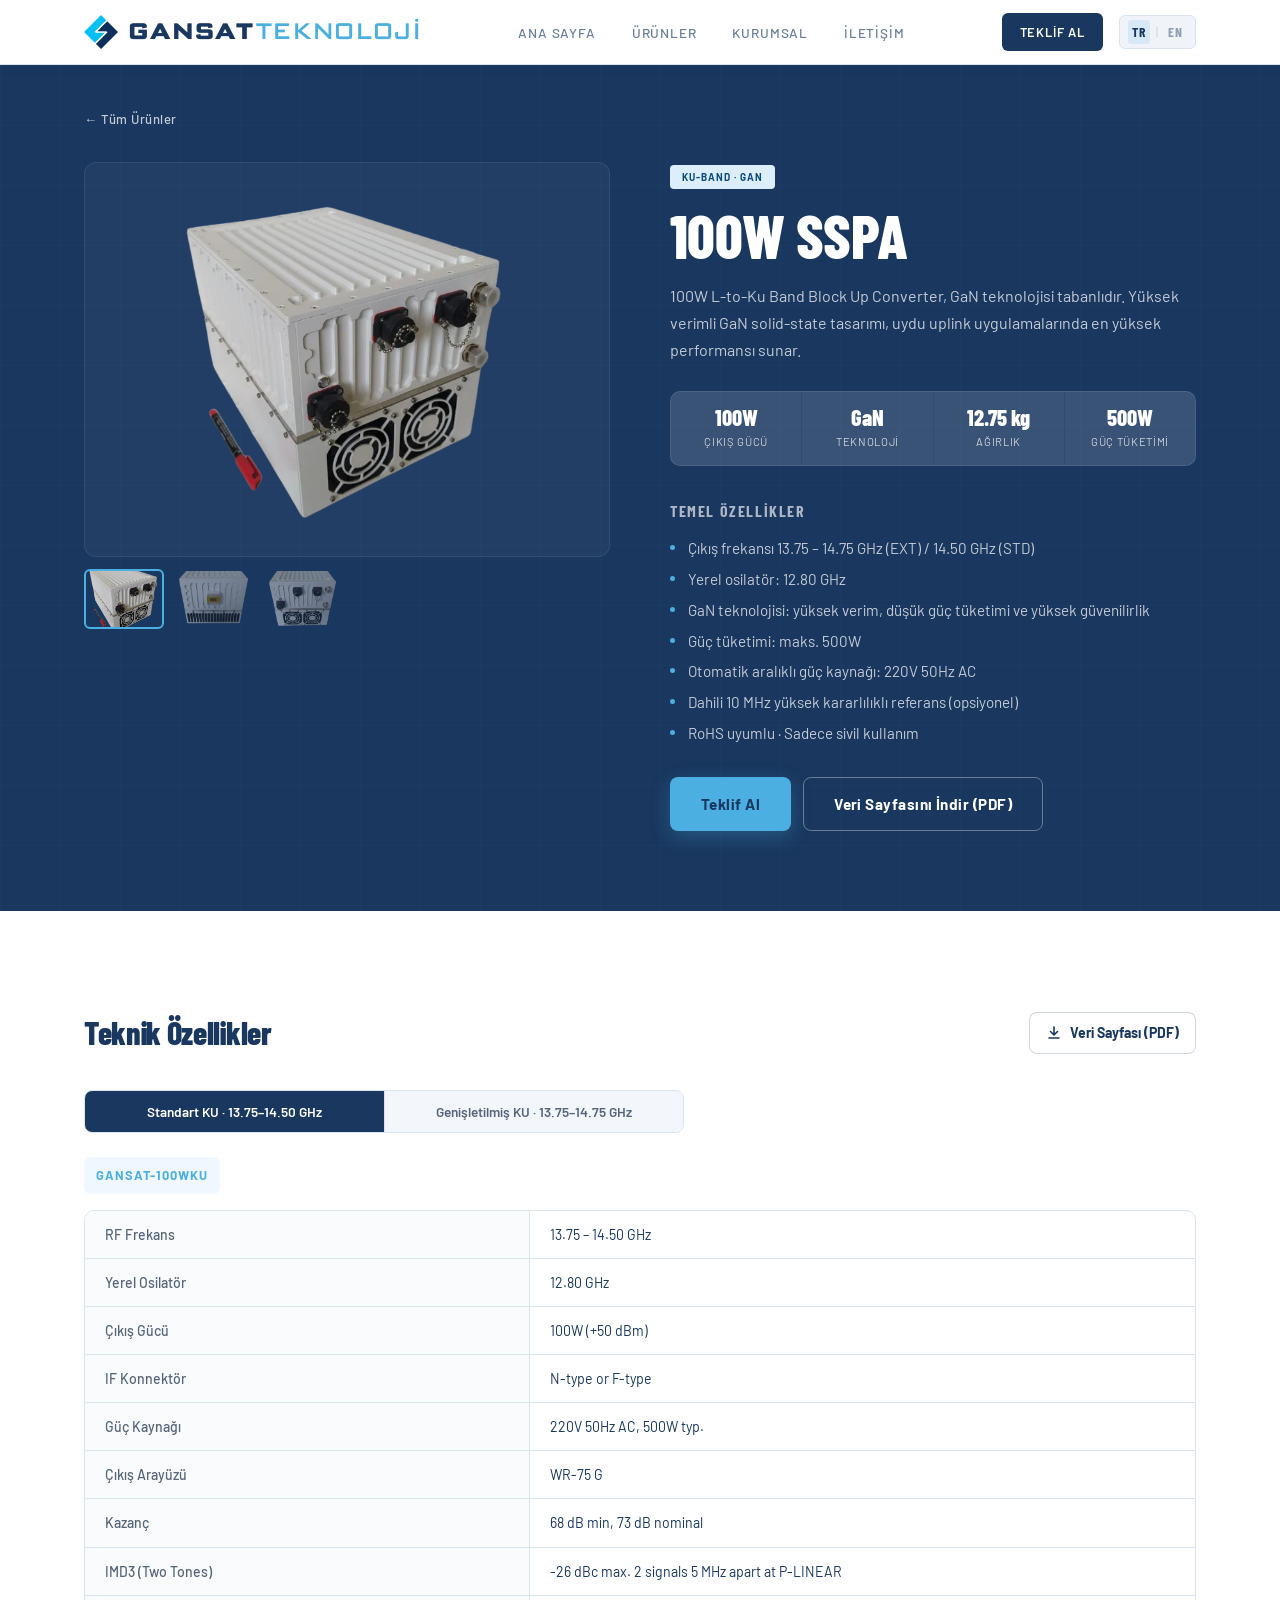
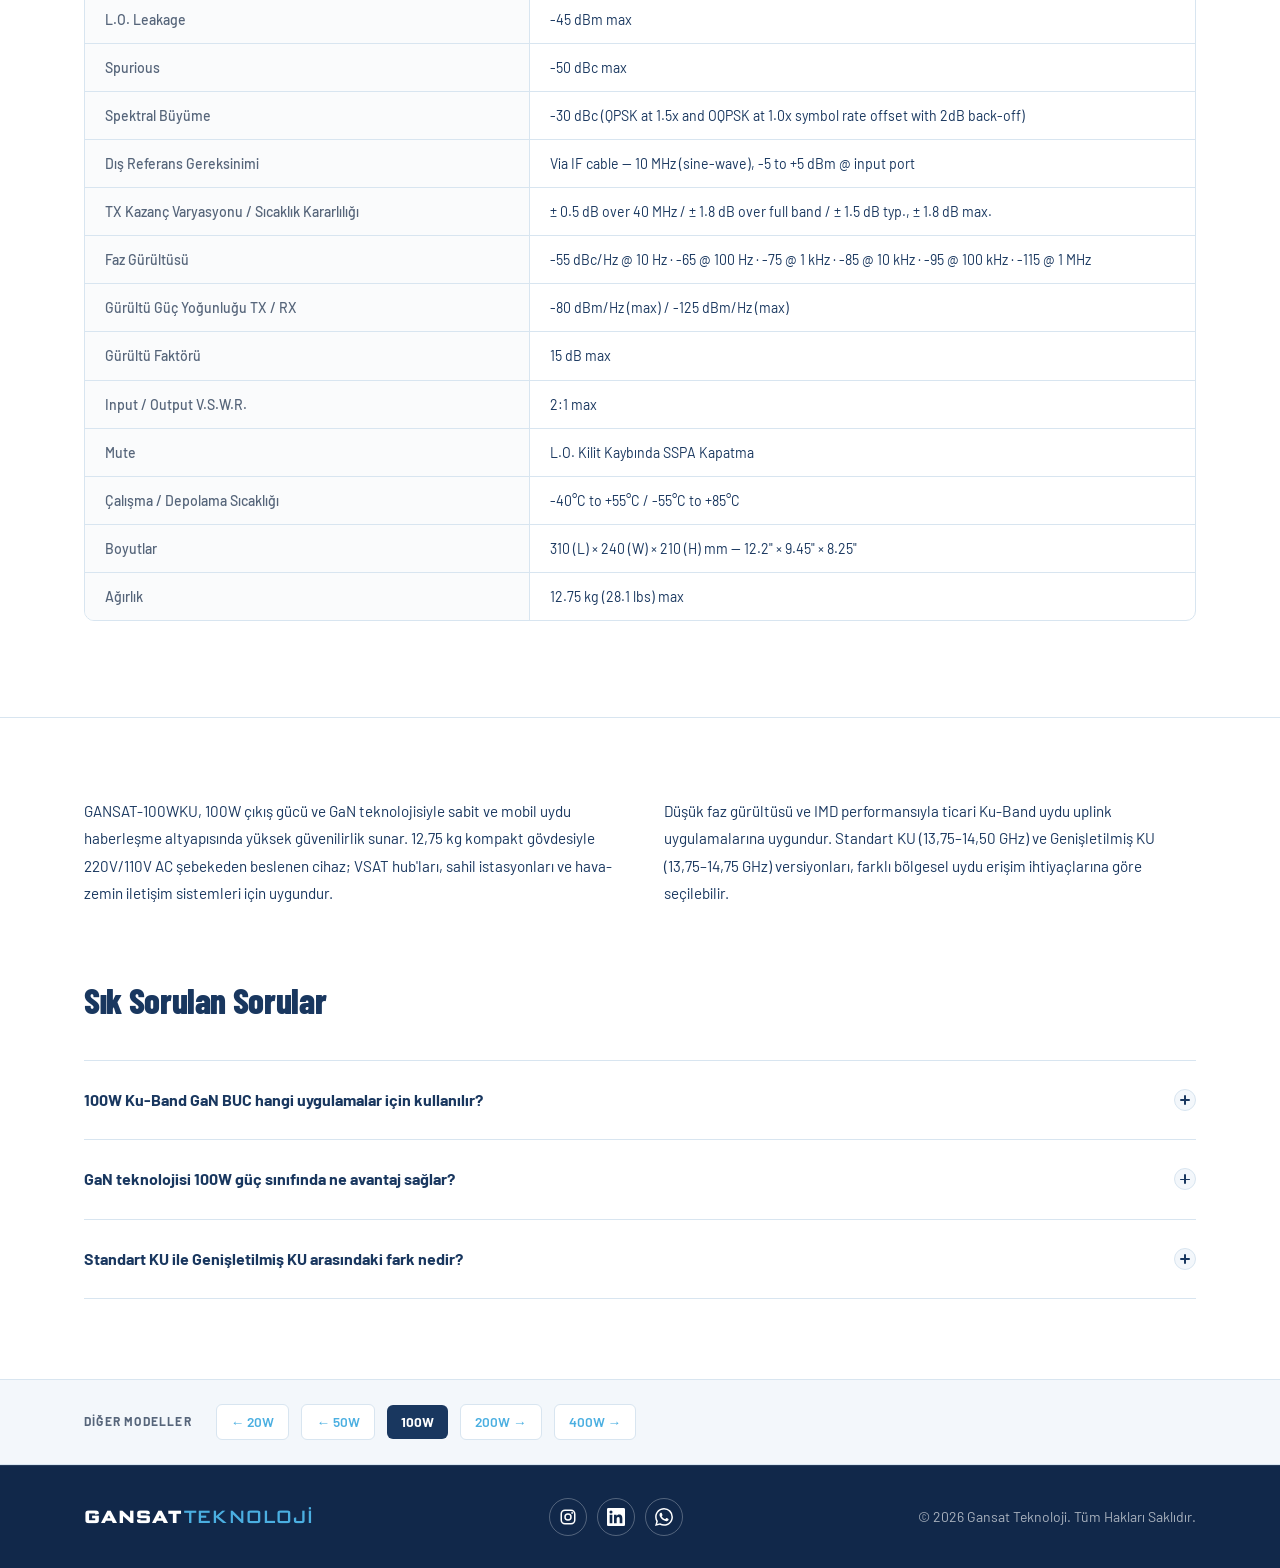
<file: 100w-sspa.html>
<!DOCTYPE html>
<html lang="tr">
<head>
    <meta charset="UTF-8">
    <meta name="viewport" content="width=device-width, initial-scale=1.0">
    <title>100W Ku-Band GaN BUC / SSPA | GANSAT-100WKU | Gansat Teknoloji</title>
    <meta name="description" content="GANSAT-100WKU 100W Ku-Band GaN BUC / SSPA: +50 dBm, 13.75–14.75 GHz. VSAT, SNG ve sabit uydu uplink için yerli üretim.">
    <meta name="keywords" content="100W BUC, 100W SSPA, GANSAT-100WKU, GANSAT-100WEXTKU, Ku-Band BUC, GaN SSPA, Block Up Converter, uydu uplink, yerli SSPA, Gansat Teknoloji">
    <meta name="author" content="Gansat Teknoloji">
    <meta name="robots" content="index, follow, max-image-preview:large">
    <meta name="theme-color" content="#19375F">
    <link rel="canonical" href="https://www.gansat.com.tr/100w-sspa.html">
    <link rel="alternate" hreflang="tr" href="https://www.gansat.com.tr/100w-sspa.html">
    <link rel="alternate" hreflang="en" href="https://www.gansat.com.tr/en/100w-sspa.html">
    <link rel="alternate" hreflang="x-default" href="https://www.gansat.com.tr/en/100w-sspa.html">

    <!-- Open Graph (LinkedIn, WhatsApp, Facebook) -->
    <meta property="og:type" content="product">
    <meta property="og:site_name" content="Gansat Teknoloji">
    <meta property="og:title" content="100W Ku-Band GaN BUC / SSPA | GANSAT-100WKU | Gansat Teknoloji">
    <meta property="og:description" content="GANSAT-100WKU 100W Ku-Band GaN BUC / SSPA: +50 dBm, 13.75–14.75 GHz. VSAT, SNG ve sabit uydu uplink için yerli üretim.">
    <meta property="og:url" content="https://www.gansat.com.tr/100w-sspa.html">
    <meta property="og:image" content="https://www.gansat.com.tr/og-100w.jpg">
    <meta property="og:image:type" content="image/jpeg">
    <meta property="og:image:width" content="1200">
    <meta property="og:image:height" content="630">
    <meta property="og:image:alt" content="GANSAT-100WKU 100W Ku-Band GaN SSPA / BUC">
    <meta property="og:locale" content="tr_TR">
    <meta property="og:locale:alternate" content="en_US">

    <!-- Twitter / X Card -->
    <meta name="twitter:card" content="summary_large_image">
    <meta name="twitter:title" content="100W Ku-Band GaN BUC / SSPA | GANSAT-100WKU | Gansat Teknoloji">
    <meta name="twitter:description" content="GANSAT-100WKU 100W Ku-Band GaN BUC / SSPA: +50 dBm, 13.75–14.75 GHz. VSAT, SNG ve sabit uydu uplink için yerli üretim.">
    <meta name="twitter:image" content="https://www.gansat.com.tr/og-100w.jpg">
    <meta name="twitter:image:alt" content="GANSAT-100WKU 100W Ku-Band GaN SSPA / BUC">

    <script type="application/ld+json">
        {
          "@context": "https://schema.org",
          "@type": "BreadcrumbList",
          "itemListElement": [
            {
              "@type": "ListItem",
              "position": 1,
              "name": "Ana Sayfa",
              "item": "https://www.gansat.com.tr/"
            },
            {
              "@type": "ListItem",
              "position": 2,
              "name": "Ürünler",
              "item": "https://www.gansat.com.tr/#cozumler"
            },
            {
              "@type": "ListItem",
              "position": 3,
              "name": "100W SSPA",
              "item": "https://www.gansat.com.tr/100w-sspa.html"
            }
          ]
        }
    </script>
    <link rel="preconnect" href="https://fonts.googleapis.com">
    <link rel="preconnect" href="https://fonts.gstatic.com" crossorigin>
    <link href="https://fonts.googleapis.com/css2?family=Barlow+Condensed:wght@400;600;700;800&family=Barlow:wght@300;400;500;600&display=swap" rel="stylesheet">
    <link rel="stylesheet" href="style.css">
    <link rel="stylesheet" href="product.css">
    <link rel="icon" type="image/png" sizes="32x32" href="favicon-32.png">
    <link rel="apple-touch-icon" href="apple-touch-icon.png">
    <!-- Schema.org Product + FAQPage JSON-LD -->
    <script type="application/ld+json">
        {
          "@context": "https://schema.org",
          "@graph": [
            {
              "@type": "Product",
              "name": "GANSAT-100WKU — 100W Ku-Band GaN BUC / SSPA",
              "description": "100W Ku-Band GaN Solid-State Power Amplifier / Block Up Converter. 13.75–14.75 GHz, +50 dBm P1dB.",
              "brand": {
                "@type": "Brand",
                "name": "Gansat Teknoloji"
              },
              "manufacturer": {
                "@type": "Organization",
                "name": "Gansat Teknoloji",
                "address": {
                  "@type": "PostalAddress",
                  "addressLocality": "Tuzla",
                  "addressRegion": "İstanbul",
                  "addressCountry": "TR"
                }
              },
              "category": "Satellite Communication Equipment",
              "image": [
                "https://www.gansat.com.tr/100w-1.webp",
                "https://www.gansat.com.tr/og-100w.jpg"
              ],
              "sku": "GANSAT-100WKU",
              "mpn": "GANSAT-100WKU"
            },
            {
              "@type": "FAQPage",
              "mainEntity": [
                {
                  "@type": "Question",
                  "name": "100W Ku-Band GaN BUC hangi uygulamalar için kullanılır?",
                  "acceptedAnswer": {
                    "@type": "Answer",
                    "text": "100W Ku-Band BUC; VSAT hub istasyonları, sahil haberleşme sistemleri, hava-zemin bağlantıları ve sabit broadband uydu uplink uygulamalarında kullanılır."
                  }
                },
                {
                  "@type": "Question",
                  "name": "GaN teknolojisi 100W güç sınıfında ne avantaj sağlar?",
                  "acceptedAnswer": {
                    "@type": "Answer",
                    "text": "GaN transistörler, aynı güç sınıfındaki GaAs veya LDMOS tasarımlarına kıyasla daha yüksek güç yoğunluğu, daha iyi ısı yönetimi ve daha düşük güç tüketimi sağlar."
                  }
                },
                {
                  "@type": "Question",
                  "name": "Standart KU ile Genişletilmiş KU arasındaki fark nedir?",
                  "acceptedAnswer": {
                    "@type": "Answer",
                    "text": "Standart KU (GANSAT-100WKU) 13,75–14,50 GHz, Genişletilmiş KU (GANSAT-100WEXTKU) 13,75–14,75 GHz aralığını kapsar."
                  }
                }
              ]
            }
          ]
        }
    </script>
</head>
<body>
    <div class="print-header" aria-hidden="true">
        <img src="logo.webp" alt="" width="40" height="40">
        <div class="print-brand"><strong>GANSAT <span>TEKNOLOJİ</span></strong><em data-tr="Teknik Veri Sayfası" data-en="Technical Datasheet">Teknik Veri Sayfası</em></div>
        <div class="print-contact">www.gansat.com.tr<br>sales@gansat.com.tr · +90 (541) 276 39 46</div>
    </div>
    <header>
        <nav class="container">
            <a href="index.html" class="logo">
                <img src="logo.webp" alt="GANSAT Teknoloji logosu" class="logo-mark" width="34" height="34">GANSAT<span>TEKNOLOJİ</span>
            </a>
            <ul class="nav-links" id="navLinks">
                <li><a href="index.html" data-tr="Ana Sayfa" data-en="Home">Ana Sayfa</a></li>
                <li><a href="index.html#cozumler" data-tr="Ürünler" data-en="Products">Ürünler</a></li>
                <li><a href="index.html#kurumsal" data-tr="Kurumsal" data-en="About">Kurumsal</a></li>
                <li><a href="index.html#iletisim" data-tr="İletişim" data-en="Contact">İletişim</a></li>
            </ul>
            <div class="nav-right">
                <a href="index.html#iletisim" class="nav-cta" data-tr="Teklif Al" data-en="Get a Quote">Teklif Al</a>
                <div class="lang-toggle">
                    <a class="lang-btn active" id="btn-tr" href="#" aria-current="page" lang="tr" hreflang="tr">TR</a>
                    <span class="lang-divider" aria-hidden="true">|</span>
                    <a class="lang-btn" id="btn-en" href="en/100w-sspa.html" lang="en" hreflang="en">EN</a>
                </div>
                <button class="nav-toggle" type="button" aria-label="Menü" aria-expanded="false" aria-controls="navLinks" onclick="toggleNav(this)"><span></span><span></span><span></span></button>
            </div>
        </nav>
    </header>

    <section class="product-hero">
        <div class="container">
            <a href="index.html#cozumler" class="breadcrumb" data-tr="← Tüm Ürünler" data-en="← All Products">← Tüm Ürünler</a>
            <div class="product-hero-grid">
                <div class="product-gallery">
                    <div class="main-img-wrap">
                        <img src="100w-1.webp" alt="GANSAT-100WKU 100W Ku-Band GaN SSPA" id="mainImg" width="550" height="551" fetchpriority="high" onerror="this.style.display='none'">
                    </div>
                    <div class="thumb-row">
                        <img src="100w-1.webp" alt="GANSAT-100WKU 100W Ku-Band GaN SSPA – görsel 1" width="550" height="551" loading="lazy" decoding="async" onclick="switchImg(this)" class="active" onerror="this.style.display='none'">
                        <img src="100w-2.webp" alt="GANSAT-100WKU 100W Ku-Band GaN SSPA – görsel 2" width="510" height="551" loading="lazy" decoding="async" onclick="switchImg(this)" onerror="this.style.display='none'">
                        <img src="100w-3.webp" alt="GANSAT-100WKU 100W Ku-Band GaN SSPA – görsel 3" width="489" height="549" loading="lazy" decoding="async" onclick="switchImg(this)" onerror="this.style.display='none'">
                    </div>
                </div>
                <div class="product-intro">
                    <div class="modal-band-tag ku" style="margin-bottom:16px;">Ku-Band · GaN</div>
                    <h1>100W SSPA</h1>
                    <p class="product-lead" data-tr="100W L-to-Ku Band Block Up Converter, GaN teknolojisi tabanlıdır. Yüksek verimli GaN solid-state tasarımı, uydu uplink uygulamalarında en yüksek performansı sunar." data-en="100W L-to-Ku Band Block Up Converter is based on GaN technology. Its high-efficiency GaN solid-state design provides the highest performance for satellite uplink applications.">100W L-to-Ku Band Block Up Converter, GaN teknolojisi tabanlıdır. Yüksek verimli GaN solid-state tasarımı, uydu uplink uygulamalarında en yüksek performansı sunar.</p>
                    <div class="key-stats">
                        <div class="ks-item"><span class="ks-val">100W</span><span class="ks-label" data-tr="Çıkış Gücü" data-en="Output Power">Çıkış Gücü</span></div>
                        <div class="ks-item"><span class="ks-val">GaN</span><span class="ks-label" data-tr="Teknoloji" data-en="Technology">Teknoloji</span></div>
                        <div class="ks-item"><span class="ks-val">12.75 kg</span><span class="ks-label" data-tr="Ağırlık" data-en="Weight">Ağırlık</span></div>
                        <div class="ks-item"><span class="ks-val">500W</span><span class="ks-label" data-tr="Güç Tüketimi" data-en="Power Draw">Güç Tüketimi</span></div>
                    </div>
                    <h2 class="features-title" data-tr="Temel Özellikler" data-en="Key Features">Temel Özellikler</h2>
                    <ul class="feature-list">
                        <li data-tr="Çıkış frekansı 13.75 – 14.75 GHz (EXT) / 14.50 GHz (STD)" data-en="Output frequency 13.75 – 14.75 GHz (EXT) / 14.50 GHz (STD)">Çıkış frekansı 13.75 – 14.75 GHz (EXT) / 14.50 GHz (STD)</li>
                        <li data-tr="Yerel osilatör: 12.80 GHz" data-en="Local oscillator: 12.80 GHz">Yerel osilatör: 12.80 GHz</li>
                        <li data-tr="GaN teknolojisi: yüksek verim, düşük güç tüketimi ve yüksek güvenilirlik" data-en="GaN technology: high efficiency, low power consumption and high reliability">GaN teknolojisi: yüksek verim, düşük güç tüketimi ve yüksek güvenilirlik</li>
                        <li data-tr="Güç tüketimi: maks. 500W" data-en="Power consumption: 500W max.">Güç tüketimi: maks. 500W</li>
                        <li data-tr="Otomatik aralıklı güç kaynağı: 220V 50Hz AC" data-en="Auto-ranging power supply: 220V 50Hz AC">Otomatik aralıklı güç kaynağı: 220V 50Hz AC</li>
                        <li data-tr="Dahili 10 MHz yüksek kararlılıklı referans (opsiyonel)" data-en="Internal high-stability 10 MHz reference (optional)">Dahili 10 MHz yüksek kararlılıklı referans (opsiyonel)</li>
                        <li data-tr="RoHS uyumlu · Sadece sivil kullanım" data-en="RoHS compliant · For civil use only">RoHS uyumlu · Sadece sivil kullanım</li>
                    </ul>
                    <div class="product-actions">
                        <a href="index.html#iletisim" class="btn-primary" data-tr="Teklif Al" data-en="Request a Quote">Teklif Al</a>
                        <a class="btn-secondary datasheet-link" href="datasheets/gansat-100wku-datasheet-tr.pdf" data-pdf-tr="datasheets/gansat-100wku-datasheet-tr.pdf" data-pdf-en="datasheets/gansat-100wku-datasheet-en.pdf" download data-tr="Veri Sayfasını İndir (PDF)" data-en="Download Datasheet (PDF)">Veri Sayfasını İndir (PDF)</a>
                    </div>
                </div>
            </div>
        </div>
    </section>

    <section class="specs-section" id="teknik">
        <div class="container">
            <div class="specs-head">
                <h2 class="specs-title" data-tr="Teknik Özellikler" data-en="Technical Specifications">Teknik Özellikler</h2>
                <a class="specs-download datasheet-link" href="datasheets/gansat-100wku-datasheet-tr.pdf" data-pdf-tr="datasheets/gansat-100wku-datasheet-tr.pdf" data-pdf-en="datasheets/gansat-100wku-datasheet-en.pdf" download><svg width="16" height="16" viewBox="0 0 16 16" fill="none" aria-hidden="true"><path d="M8 2v8M4.5 6.5 8 10l3.5-3.5M3 13h10" stroke="currentColor" stroke-width="1.6" stroke-linecap="round" stroke-linejoin="round"/></svg><span data-tr="Veri Sayfası (PDF)" data-en="Datasheet (PDF)">Veri Sayfası (PDF)</span></a>
            </div>
            <div class="version-tabs">
                <button class="vtab active" onclick="switchVersion(this,'v100ku')" data-tr="Standart KU · 13.75–14.50 GHz" data-en="Standard KU · 13.75–14.50 GHz">Standart KU · 13.75–14.50 GHz</button>
                <button class="vtab" onclick="switchVersion(this,'v100extku')" data-tr="Genişletilmiş KU · 13.75–14.75 GHz" data-en="Extended KU · 13.75–14.75 GHz">Genişletilmiş KU · 13.75–14.75 GHz</button>
            </div>
            <div id="v100ku" class="version-content active">
                <p class="version-model">GANSAT-100WKU</p>
                <div class="specs-table-wrap"><table class="specs-table"><tbody>
                    <tr><td data-tr="RF Frekans" data-en="RF Frequency">RF Frekans</td><td>13.75 – 14.50 GHz</td></tr>
                    <tr><td data-tr="Yerel Osilatör" data-en="Local Oscillator">Yerel Osilatör</td><td>12.80 GHz</td></tr>
                    <tr><td data-tr="Çıkış Gücü" data-en="Output Power">Çıkış Gücü</td><td>100W (+50 dBm)</td></tr>
                    <tr><td data-tr="IF Konnektör" data-en="IF Connector">IF Konnektör</td><td>N-type or F-type</td></tr>
                    <tr><td data-tr="Güç Kaynağı" data-en="Power Supply">Güç Kaynağı</td><td>220V 50Hz AC, 500W typ.</td></tr>
                    <tr><td data-tr="Çıkış Arayüzü" data-en="Output Interface">Çıkış Arayüzü</td><td>WR-75 G</td></tr>
                    <tr><td data-tr="Kazanç" data-en="Gain">Kazanç</td><td>68 dB min, 73 dB nominal</td></tr>
                    <tr><td>IMD3 (Two Tones)</td><td>-26 dBc max. 2 signals 5 MHz apart at P-LINEAR</td></tr>
                    <tr><td>L.O. Leakage</td><td>-45 dBm max</td></tr>
                    <tr><td>Spurious</td><td>-50 dBc max</td></tr>
                    <tr><td data-tr="Spektral Büyüme" data-en="Spectral Regrowth">Spektral Büyüme</td><td>-30 dBc (QPSK at 1.5x and OQPSK at 1.0x symbol rate offset with 2dB back-off)</td></tr>
                    <tr><td data-tr="Dış Referans Gereksinimi" data-en="External Reference Requirement">Dış Referans Gereksinimi</td><td>Via IF cable — 10 MHz (sine-wave), -5 to +5 dBm @ input port</td></tr>
                    <tr><td data-tr="TX Kazanç Varyasyonu / Sıcaklık Kararlılığı" data-en="TX Gain Variation / Temperature Stability">TX Kazanç Varyasyonu / Sıcaklık Kararlılığı</td><td>± 0.5 dB over 40 MHz / ± 1.8 dB over full band / ± 1.5 dB typ., ± 1.8 dB max.</td></tr>
                    <tr><td data-tr="Faz Gürültüsü" data-en="Phase Noise">Faz Gürültüsü</td><td>-55 dBc/Hz @ 10 Hz · -65 @ 100 Hz · -75 @ 1 kHz · -85 @ 10 kHz · -95 @ 100 kHz · -115 @ 1 MHz</td></tr>
                    <tr><td data-tr="Gürültü Güç Yoğunluğu TX / RX" data-en="Noise Power Density TX / RX">Gürültü Güç Yoğunluğu TX / RX</td><td>-80 dBm/Hz (max) / -125 dBm/Hz (max)</td></tr>
                    <tr><td data-tr="Gürültü Faktörü" data-en="Noise Figure">Gürültü Faktörü</td><td>15 dB max</td></tr>
                    <tr><td>Input / Output V.S.W.R.</td><td>2:1 max</td></tr>
                    <tr><td>Mute</td><td data-tr="L.O. Kilit Kaybında SSPA Kapatma" data-en="SSPA Shutdown on L.O. Unlock">L.O. Kilit Kaybında SSPA Kapatma</td></tr>
                    <tr><td data-tr="Çalışma / Depolama Sıcaklığı" data-en="Operating / Storage Temperature">Çalışma / Depolama Sıcaklığı</td><td>-40°C to +55°C / -55°C to +85°C</td></tr>
                    <tr><td data-tr="Boyutlar" data-en="Dimensions">Boyutlar</td><td>310 (L) × 240 (W) × 210 (H) mm — 12.2" × 9.45" × 8.25"</td></tr>
                    <tr><td data-tr="Ağırlık" data-en="Weight">Ağırlık</td><td>12.75 kg (28.1 lbs) max</td></tr>
                </tbody></table></div>
            </div>
            <div id="v100extku" class="version-content">
                <p class="version-model">GANSAT-100WEXTKU</p>
                <div class="specs-table-wrap"><table class="specs-table"><tbody>
                    <tr><td data-tr="RF Frekans" data-en="RF Frequency">RF Frekans</td><td>13.75 – 14.75 GHz</td></tr>
                    <tr><td data-tr="Yerel Osilatör" data-en="Local Oscillator">Yerel Osilatör</td><td>12.80 GHz</td></tr>
                    <tr><td data-tr="Çıkış Gücü" data-en="Output Power">Çıkış Gücü</td><td>100W (+50 dBm)</td></tr>
                    <tr><td data-tr="IF Konnektör" data-en="IF Connector">IF Konnektör</td><td>N-type or F-type</td></tr>
                    <tr><td data-tr="Güç Kaynağı" data-en="Power Supply">Güç Kaynağı</td><td>220V 50Hz AC, 500W typ.</td></tr>
                    <tr><td data-tr="Çıkış Arayüzü" data-en="Output Interface">Çıkış Arayüzü</td><td>WR-75 G</td></tr>
                    <tr><td data-tr="Kazanç" data-en="Gain">Kazanç</td><td>68 dB min, 73 dB nominal</td></tr>
                    <tr><td>IMD3 (Two Tones)</td><td>-26 dBc max. 2 signals 5 MHz apart at P-LINEAR</td></tr>
                    <tr><td>L.O. Leakage</td><td>-45 dBm max</td></tr>
                    <tr><td>Spurious</td><td>-50 dBc max</td></tr>
                    <tr><td data-tr="Spektral Büyüme" data-en="Spectral Regrowth">Spektral Büyüme</td><td>-30 dBc (QPSK at 1.5x and OQPSK at 1.0x symbol rate offset with 2dB back-off)</td></tr>
                    <tr><td data-tr="Dış Referans Gereksinimi" data-en="External Reference Requirement">Dış Referans Gereksinimi</td><td>Via IF cable — 10 MHz (sine-wave), -5 to +5 dBm @ input port</td></tr>
                    <tr><td data-tr="TX Kazanç Varyasyonu / Sıcaklık Kararlılığı" data-en="TX Gain Variation / Temperature Stability">TX Kazanç Varyasyonu / Sıcaklık Kararlılığı</td><td>± 0.5 dB over 40 MHz / ± 1.8 dB over full band / ± 1.5 dB typ., ± 1.8 dB max.</td></tr>
                    <tr><td data-tr="Faz Gürültüsü" data-en="Phase Noise">Faz Gürültüsü</td><td>-55 dBc/Hz @ 10 Hz · -65 @ 100 Hz · -75 @ 1 kHz · -85 @ 10 kHz · -95 @ 100 kHz · -115 @ 1 MHz</td></tr>
                    <tr><td data-tr="Gürültü Güç Yoğunluğu TX / RX" data-en="Noise Power Density TX / RX">Gürültü Güç Yoğunluğu TX / RX</td><td>-80 dBm/Hz (max) / -125 dBm/Hz (max)</td></tr>
                    <tr><td data-tr="Gürültü Faktörü" data-en="Noise Figure">Gürültü Faktörü</td><td>15 dB max</td></tr>
                    <tr><td>Input / Output V.S.W.R.</td><td>2:1 max</td></tr>
                    <tr><td>Mute</td><td data-tr="L.O. Kilit Kaybında SSPA Kapatma" data-en="SSPA Shutdown on L.O. Unlock">L.O. Kilit Kaybında SSPA Kapatma</td></tr>
                    <tr><td data-tr="Çalışma / Depolama Sıcaklığı" data-en="Operating / Storage Temperature">Çalışma / Depolama Sıcaklığı</td><td>-40°C to +55°C / -55°C to +85°C</td></tr>
                    <tr><td data-tr="Boyutlar" data-en="Dimensions">Boyutlar</td><td>310 (L) × 240 (W) × 210 (H) mm — 12.2" × 9.45" × 8.25"</td></tr>
                    <tr><td data-tr="Ağırlık" data-en="Weight">Ağırlık</td><td>12.75 kg (28.1 lbs) max</td></tr>
                </tbody></table></div>
            </div>
        </div>
    </section>

    <section class="product-description-section">
        <div class="container">
            <div class="product-description">
                <p data-tr="GANSAT-100WKU, 100W çıkış gücü ve GaN teknolojisiyle sabit ve mobil uydu haberleşme altyapısında yüksek güvenilirlik sunar. 12,75 kg kompakt gövdesiyle 220V/110V AC şebekeden beslenen cihaz; VSAT hub'ları, sahil istasyonları ve hava-zemin iletişim sistemleri için uygundur." data-en="The GANSAT-100WKU delivers 100W of Ku-Band RF power with GaN technology for fixed and mobile satellite communication infrastructure. Weighing 12.75 kg and powered from 220V/110V AC mains, it is suited for VSAT hubs, coastal stations, and air-to-ground communication systems.">GANSAT-100WKU, 100W çıkış gücü ve GaN teknolojisiyle sabit ve mobil uydu haberleşme altyapısında yüksek güvenilirlik sunar. 12,75 kg kompakt gövdesiyle 220V/110V AC şebekeden beslenen cihaz; VSAT hub'ları, sahil istasyonları ve hava-zemin iletişim sistemleri için uygundur.</p>
                <p data-tr="Düşük faz gürültüsü ve IMD performansıyla ticari Ku-Band uydu uplink uygulamalarına uygundur. Standart KU (13,75–14,50 GHz) ve Genişletilmiş KU (13,75–14,75 GHz) versiyonları, farklı bölgesel uydu erişim ihtiyaçlarına göre seçilebilir." data-en="With low phase noise and IMD performance, the GANSAT-100WKU is well suited to commercial Ku-Band satellite uplink applications. Standard KU (13.75–14.50 GHz) and Extended KU (13.75–14.75 GHz) versions are available to match regional satellite access requirements.">Düşük faz gürültüsü ve IMD performansıyla ticari Ku-Band uydu uplink uygulamalarına uygundur. Standart KU (13,75–14,50 GHz) ve Genişletilmiş KU (13,75–14,75 GHz) versiyonları, farklı bölgesel uydu erişim ihtiyaçlarına göre seçilebilir.</p>
            </div>
            <div class="product-faq">
                <h2 data-tr="Sık Sorulan Sorular" data-en="Frequently Asked Questions">Sık Sorulan Sorular</h2>
                <div class="faq-item">
                    <h3>
                        <button class="faq-toggle" aria-expanded="false" onclick="toggleFaq(this)">
                            <span class="faq-toggle-text" data-tr="100W Ku-Band GaN BUC hangi uygulamalar için kullanılır?" data-en="What applications is a 100W Ku-Band GaN BUC used for?">100W Ku-Band GaN BUC hangi uygulamalar için kullanılır?</span>
                            <span class="faq-icon"></span>
                        </button>
                    </h3>
                    <div class="faq-answer">
                        <p data-tr="100W Ku-Band BUC; VSAT hub istasyonları, sahil haberleşme sistemleri, hava-zemin bağlantıları ve sabit broadband uydu uplink uygulamalarında kullanılır. Yüksek EIRP gerektiren ticari uydu haberleşmesinde güç ile kompaktlığı birleştirir." data-en="A 100W Ku-Band BUC is used for VSAT hub stations, coastal communication systems, air-to-ground links, and fixed broadband satellite uplink applications. It combines high EIRP capability with a compact form factor for commercial satellite communications.">100W Ku-Band BUC; VSAT hub istasyonları, sahil haberleşme sistemleri, hava-zemin bağlantıları ve sabit broadband uydu uplink uygulamalarında kullanılır. Yüksek EIRP gerektiren ticari uydu haberleşmesinde güç ile kompaktlığı birleştirir.</p>
                    </div>
                </div>
                <div class="faq-item">
                    <h3>
                        <button class="faq-toggle" aria-expanded="false" onclick="toggleFaq(this)">
                            <span class="faq-toggle-text" data-tr="GaN teknolojisi 100W güç sınıfında ne avantaj sağlar?" data-en="What advantages does GaN technology offer at the 100W power class?">GaN teknolojisi 100W güç sınıfında ne avantaj sağlar?</span>
                            <span class="faq-icon"></span>
                        </button>
                    </h3>
                    <div class="faq-answer">
                        <p data-tr="GaN transistörler, aynı güç sınıfındaki GaAs veya LDMOS tasarımlarına kıyasla daha yüksek güç yoğunluğu, daha iyi ısı yönetimi ve daha düşük güç tüketimi sağlar. Bu sayede GANSAT-100WKU, 12,75 kg ağırlığında 100W çıkış gücü sunarken uzun ömürlü ve güvenilir çalışma imkânı verir." data-en="GaN transistors provide higher power density, better thermal management, and lower power consumption compared to GaAs or LDMOS designs at the same power class. This allows the GANSAT-100WKU to deliver 100W output at 12.75 kg while maintaining long-term reliability.">GaN transistörler, aynı güç sınıfındaki GaAs veya LDMOS tasarımlarına kıyasla daha yüksek güç yoğunluğu, daha iyi ısı yönetimi ve daha düşük güç tüketimi sağlar. Bu sayede GANSAT-100WKU, 12,75 kg ağırlığında 100W çıkış gücü sunarken uzun ömürlü ve güvenilir çalışma imkânı verir.</p>
                    </div>
                </div>
                <div class="faq-item">
                    <h3>
                        <button class="faq-toggle" aria-expanded="false" onclick="toggleFaq(this)">
                            <span class="faq-toggle-text" data-tr="Standart KU ile Genişletilmiş KU arasındaki fark nedir?" data-en="What is the difference between Standard KU and Extended KU?">Standart KU ile Genişletilmiş KU arasındaki fark nedir?</span>
                            <span class="faq-icon"></span>
                        </button>
                    </h3>
                    <div class="faq-answer">
                        <p data-tr="Standart KU versiyonu (GANSAT-100WKU) 13,75–14,50 GHz aralığını kapsarken, Genişletilmiş KU versiyonu (GANSAT-100WEXTKU) 13,75–14,75 GHz'e kadar çıkar. Genişletilmiş KU, bazı uydu operatörlerinin bölgesel kapsama için kullandığı ek transponder kapasitesini destekler." data-en="The Standard KU version (GANSAT-100WKU) covers 13.75–14.50 GHz, while the Extended KU version (GANSAT-100WEXTKU) extends to 13.75–14.75 GHz. The Extended KU band supports additional transponder capacity used by some satellite operators for regional coverage.">Standart KU versiyonu (GANSAT-100WKU) 13,75–14,50 GHz aralığını kapsarken, Genişletilmiş KU versiyonu (GANSAT-100WEXTKU) 13,75–14,75 GHz'e kadar çıkar. Genişletilmiş KU, bazı uydu operatörlerinin bölgesel kapsama için kullandığı ek transponder kapasitesini destekler.</p>
                    </div>
                </div>
            </div>
        </div>
    </section>

    <section class="product-nav-section">
        <div class="container product-nav">
            <span class="pnav-label" data-tr="Diğer Modeller" data-en="Other Models">Diğer Modeller</span>
            <div class="pnav-links">
                <a href="20w-sspa.html">← 20W</a>
                <a href="50w-sspa.html">← 50W</a>
                <span class="pnav-current">100W</span>
                <a href="200w-sspa.html">200W →</a>
                <a href="400w-sspa.html">400W →</a>
            </div>
        </div>
    </section>

    <footer>
        <div class="container footer-inner">
            <div class="logo" style="font-size:1.1rem;">GANSAT<span>TEKNOLOJİ</span></div>
            <div class="social-links">
                <a href="https://www.instagram.com/gansatteknoloji/" target="_blank" rel="noopener" aria-label="Instagram: @gansatteknoloji"><svg width="18" height="18" viewBox="0 0 24 24" fill="none" stroke="currentColor" stroke-width="2" aria-hidden="true"><rect x="3" y="3" width="18" height="18" rx="5"/><circle cx="12" cy="12" r="4"/><circle cx="17.5" cy="6.5" r="1.2" fill="currentColor" stroke="none"/></svg></a>
                <a href="https://www.linkedin.com/company/gansat-teknoloji/" target="_blank" rel="noopener" aria-label="LinkedIn: Gansat Teknoloji"><svg width="18" height="18" viewBox="0 0 24 24" fill="currentColor" aria-hidden="true"><path d="M20.447 20.452h-3.554v-5.569c0-1.328-.027-3.037-1.852-3.037-1.853 0-2.136 1.445-2.136 2.939v5.667H9.351V9h3.414v1.561h.046c.477-.9 1.637-1.85 3.37-1.85 3.601 0 4.267 2.37 4.267 5.455v6.286zM5.337 7.433a2.062 2.062 0 1 1 0-4.125 2.062 2.062 0 0 1 0 4.125zM7.119 20.452H3.555V9h3.564v11.452zM22.225 0H1.771C.792 0 0 .774 0 1.729v20.542C0 23.227.792 24 1.771 24h20.451C23.2 24 24 23.227 24 22.271V1.729C24 .774 23.2 0 22.222 0h.003z"/></svg></a>
                <a href="https://wa.me/905412763946" target="_blank" rel="noopener" aria-label="WhatsApp: +90 541 276 39 46"><svg width="18" height="18" viewBox="0 0 24 24" fill="currentColor" aria-hidden="true"><path d="M17.472 14.382c-.297-.149-1.758-.867-2.03-.967-.273-.099-.471-.148-.67.15-.197.297-.767.966-.94 1.164-.173.199-.347.223-.644.075-.297-.15-1.255-.463-2.39-1.475-.883-.788-1.48-1.761-1.653-2.059-.173-.297-.018-.458.13-.606.134-.133.298-.347.446-.52.149-.174.198-.298.298-.497.099-.198.05-.371-.025-.52-.075-.149-.669-1.612-.916-2.207-.242-.579-.487-.5-.669-.51-.173-.008-.371-.01-.57-.01-.198 0-.52.074-.792.372-.272.297-1.04 1.016-1.04 2.479 0 1.462 1.065 2.875 1.213 3.074.149.198 2.096 3.2 5.077 4.487.709.306 1.262.489 1.694.625.712.227 1.36.195 1.871.118.571-.085 1.758-.719 2.006-1.413.248-.694.248-1.289.173-1.413-.074-.124-.272-.198-.57-.347m-5.421 7.403h-.004a9.87 9.87 0 0 1-5.031-1.378l-.361-.214-3.741.982.998-3.648-.235-.374a9.86 9.86 0 0 1-1.51-5.26c.001-5.45 4.436-9.884 9.888-9.884 2.64 0 5.122 1.03 6.988 2.898a9.825 9.825 0 0 1 2.893 6.994c-.003 5.45-4.437 9.884-9.885 9.884m8.413-18.297A11.815 11.815 0 0 0 12.05 0C5.495 0 .16 5.335.157 11.892c0 2.096.547 4.142 1.588 5.945L.057 24l6.305-1.654a11.882 11.882 0 0 0 5.683 1.448h.005c6.554 0 11.89-5.335 11.893-11.893a11.821 11.821 0 0 0-3.48-8.413z"/></svg></a>
            </div>
            <p>&copy; 2026 Gansat Teknoloji. <span data-tr="Tüm Hakları Saklıdır." data-en="All Rights Reserved.">Tüm Hakları Saklıdır.</span></p>
        </div>
    </footer>
    <script>
        function switchImg(el) { document.getElementById('mainImg').src = el.src; document.querySelectorAll('.thumb-row img').forEach(i => i.classList.remove('active')); el.classList.add('active'); }
        function switchVersion(btn, id) { document.querySelectorAll('.vtab').forEach(t => t.classList.remove('active')); document.querySelectorAll('.version-content').forEach(c => c.style.display = 'none'); btn.classList.add('active'); document.getElementById(id).style.display = 'block'; }
        document.addEventListener('DOMContentLoaded', function() { document.querySelectorAll('.version-content').forEach(function(el) { el.style.display = 'none'; }); var a = document.querySelector('.version-content.active'); if (a) a.style.display = 'block'; });
        function toggleFaq(btn) { var expanded = btn.getAttribute("aria-expanded") === "true"; btn.setAttribute("aria-expanded", String(!expanded)); var answer = btn.closest(".faq-item").querySelector(".faq-answer"); answer.classList.toggle("open", !expanded); }
        /* Mobil menü */
        function toggleNav(btn) {
            var open = btn.closest('nav').classList.toggle('nav-open');
            btn.setAttribute('aria-expanded', String(open));
        }
        document.querySelectorAll('.nav-links a').forEach(function(a) {
            a.addEventListener('click', function() {
                var nav = a.closest('nav'); nav.classList.remove('nav-open');
                nav.querySelector('.nav-toggle').setAttribute('aria-expanded', 'false');
            });
        });
        function setLang(lang) { document.documentElement.lang = lang; document.querySelectorAll('[data-tr]').forEach(el => { const t = el.getAttribute('data-' + lang); if (t) el.innerHTML = t; }); document.querySelectorAll('.datasheet-link').forEach(function(a) { a.href = a.getAttribute('data-pdf-' + lang); }); document.getElementById('btn-tr').classList.toggle('active', lang === 'tr'); document.getElementById('btn-en').classList.toggle('active', lang === 'en'); }
    </script>
</body>
</html>
</file>
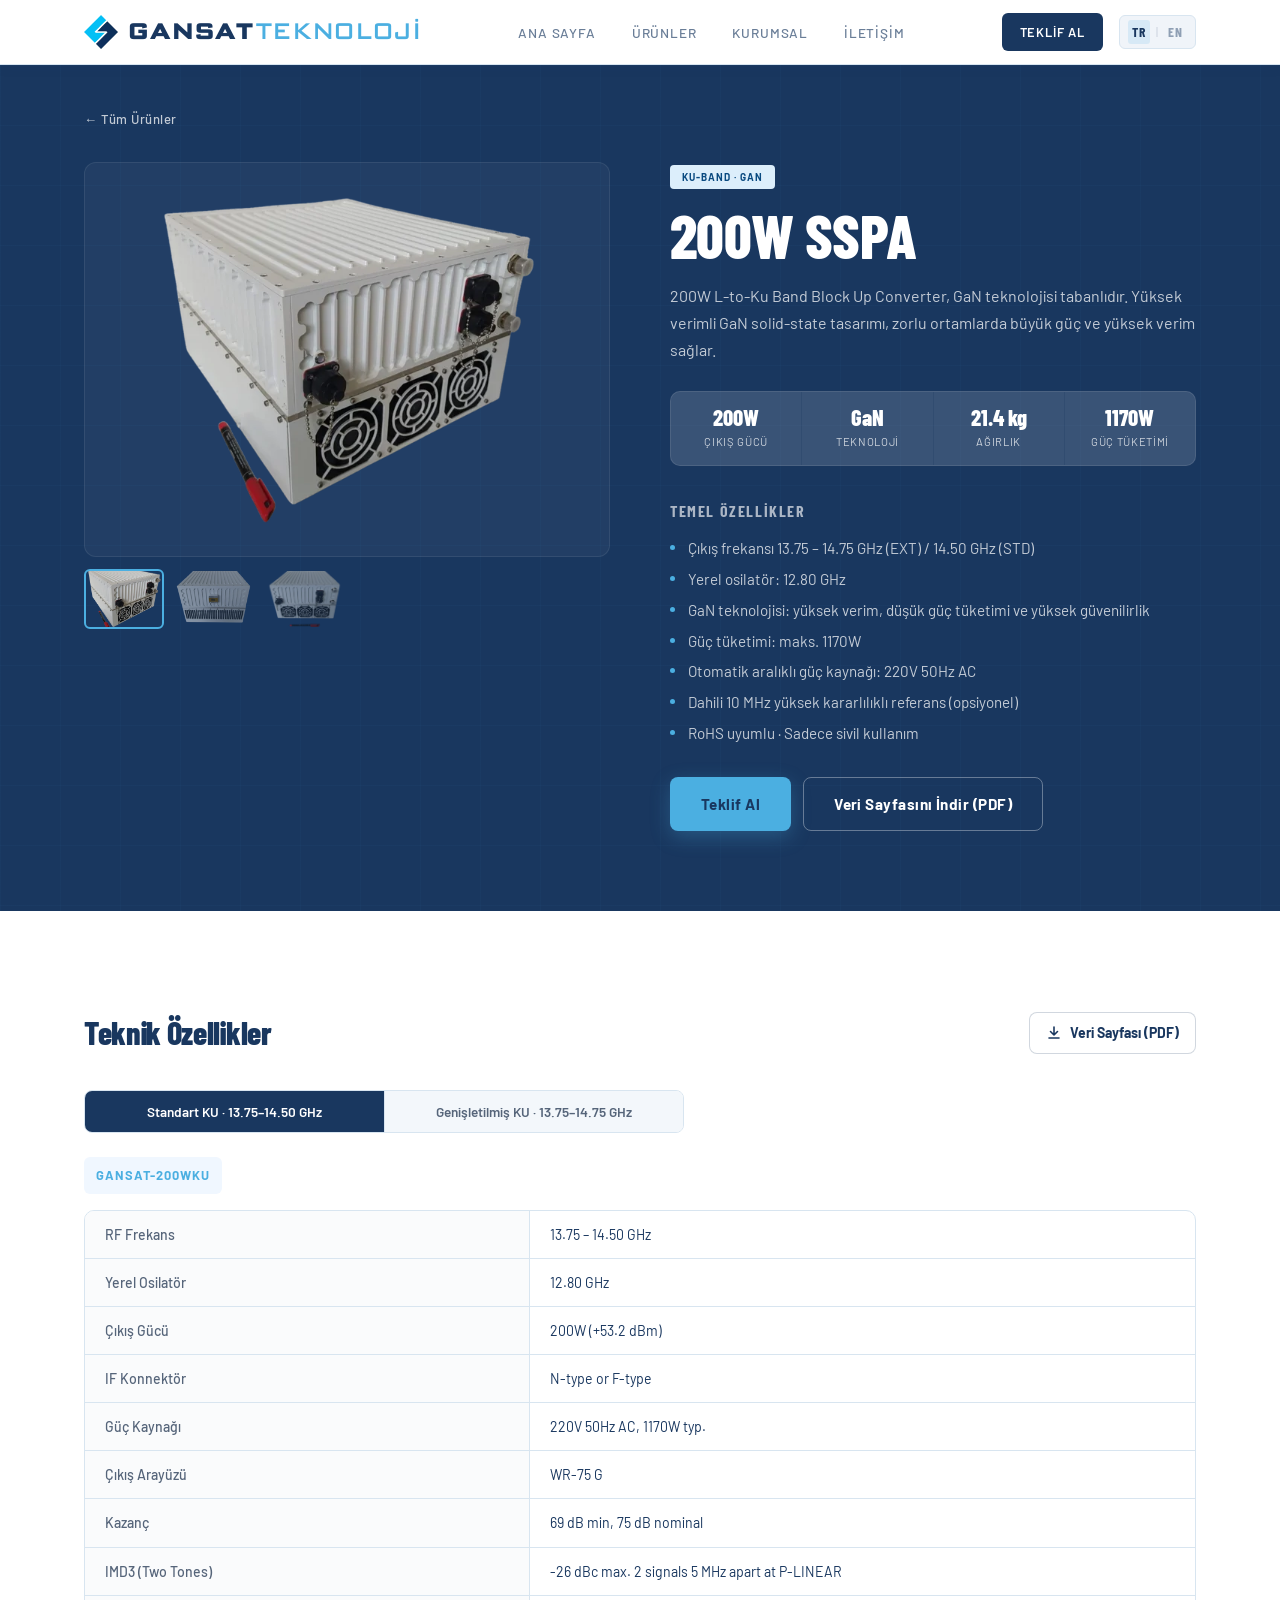
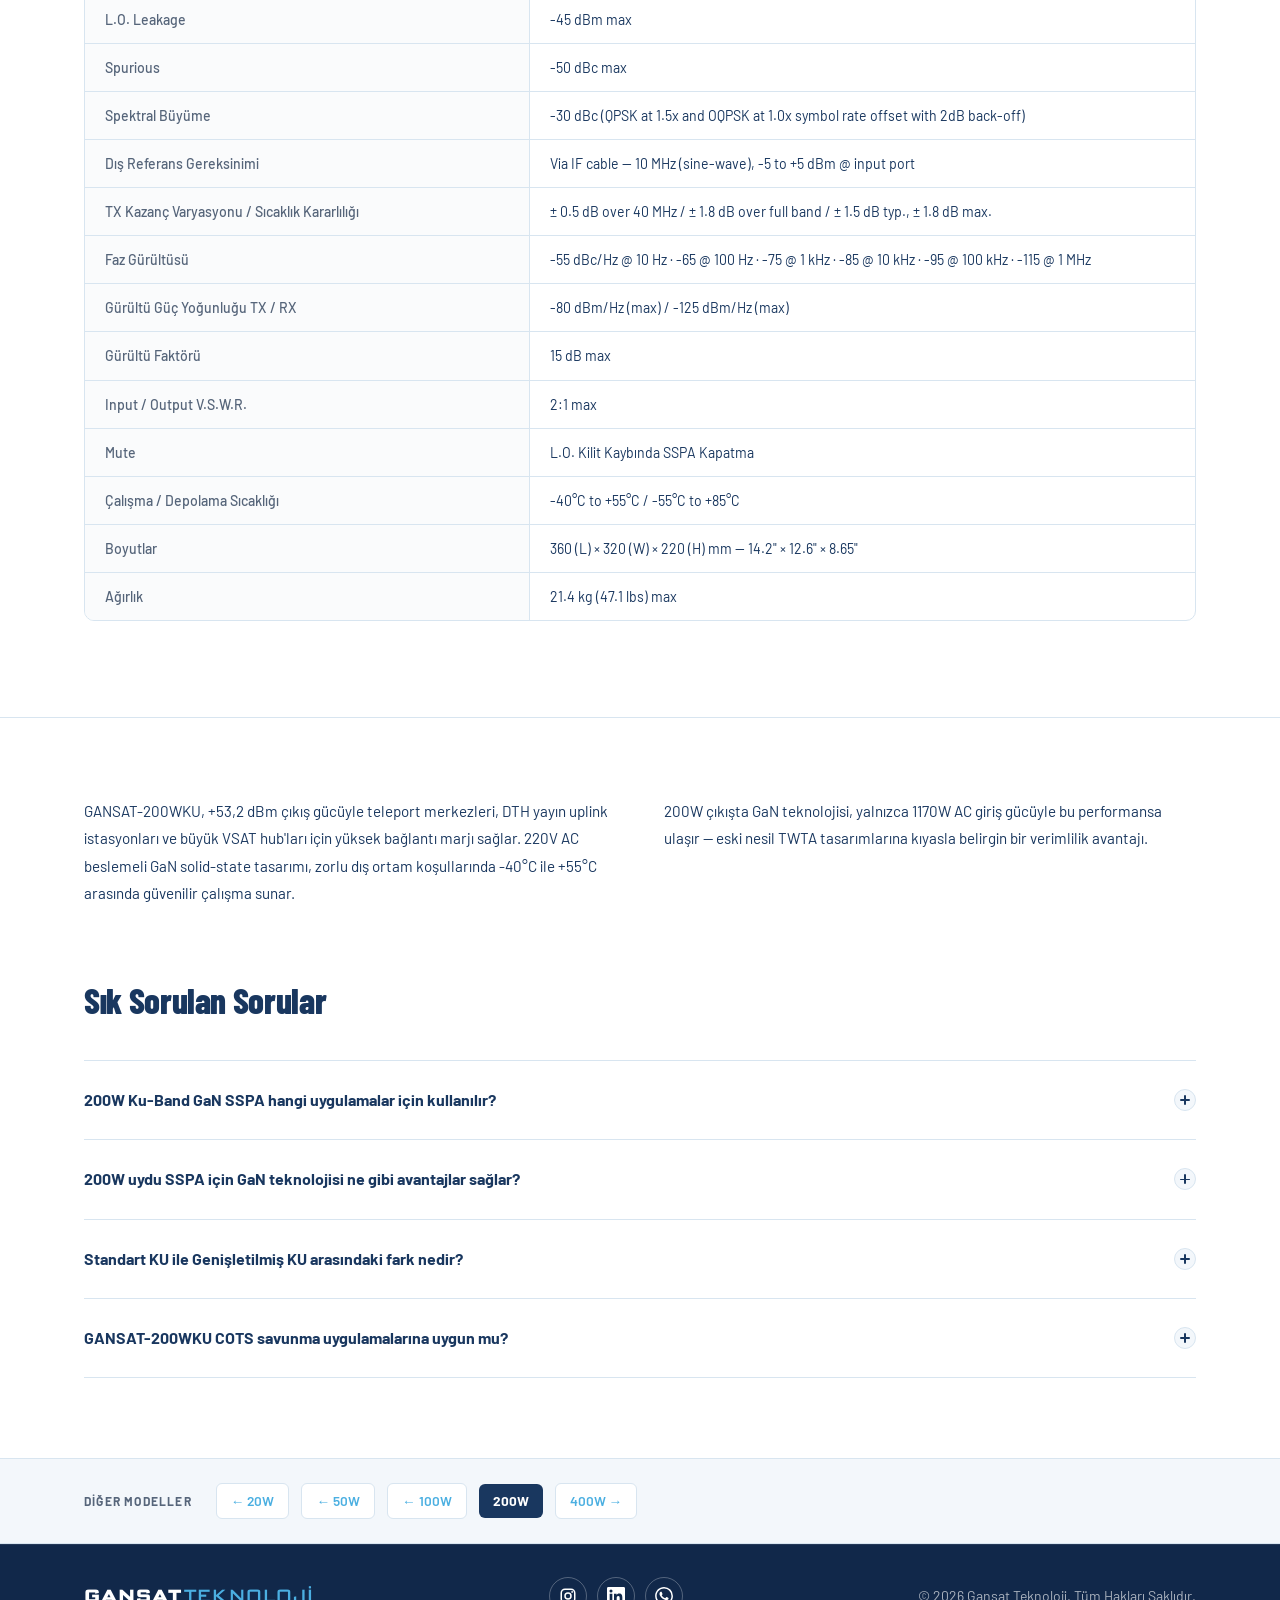
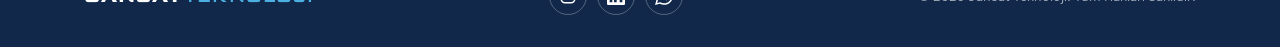
<file: 200w-sspa.html>
<!DOCTYPE html>
<html lang="tr">
<head>
    <meta charset="UTF-8">
    <meta name="viewport" content="width=device-width, initial-scale=1.0">
    <title>200W Ku-Band GaN BUC / SSPA | GANSAT-200WKU | Gansat Teknoloji</title>
    <meta name="description" content="GANSAT-200WKU 200W Ku-Band GaN BUC / SSPA: +53.2 dBm, 13.75–14.75 GHz. Yüksek güçlü sabit uydu uplink için yerli üretim.">
    <meta name="keywords" content="200W BUC, 200W SSPA, GANSAT-200WKU, GANSAT-200WEXTKU, Ku-Band BUC, GaN SSPA, Block Up Converter, uydu uplink, yerli SSPA, Gansat Teknoloji">
    <meta name="author" content="Gansat Teknoloji">
    <meta name="robots" content="index, follow, max-image-preview:large">
    <meta name="theme-color" content="#19375F">
    <link rel="canonical" href="https://www.gansat.com.tr/200w-sspa.html">
    <link rel="alternate" hreflang="tr" href="https://www.gansat.com.tr/200w-sspa.html">
    <link rel="alternate" hreflang="en" href="https://www.gansat.com.tr/en/200w-sspa.html">
    <link rel="alternate" hreflang="x-default" href="https://www.gansat.com.tr/en/200w-sspa.html">

    <!-- Open Graph (LinkedIn, WhatsApp, Facebook) -->
    <meta property="og:type" content="product">
    <meta property="og:site_name" content="Gansat Teknoloji">
    <meta property="og:title" content="200W Ku-Band GaN BUC / SSPA | GANSAT-200WKU | Gansat Teknoloji">
    <meta property="og:description" content="GANSAT-200WKU 200W Ku-Band GaN BUC / SSPA: +53.2 dBm, 13.75–14.75 GHz. Yüksek güçlü sabit uydu uplink için yerli üretim.">
    <meta property="og:url" content="https://www.gansat.com.tr/200w-sspa.html">
    <meta property="og:image" content="https://www.gansat.com.tr/og-200w.jpg">
    <meta property="og:image:type" content="image/jpeg">
    <meta property="og:image:width" content="1200">
    <meta property="og:image:height" content="630">
    <meta property="og:image:alt" content="GANSAT-200WKU 200W Ku-Band GaN SSPA / BUC">
    <meta property="og:locale" content="tr_TR">
    <meta property="og:locale:alternate" content="en_US">

    <!-- Twitter / X Card -->
    <meta name="twitter:card" content="summary_large_image">
    <meta name="twitter:title" content="200W Ku-Band GaN BUC / SSPA | GANSAT-200WKU | Gansat Teknoloji">
    <meta name="twitter:description" content="GANSAT-200WKU 200W Ku-Band GaN BUC / SSPA: +53.2 dBm, 13.75–14.75 GHz. Yüksek güçlü sabit uydu uplink için yerli üretim.">
    <meta name="twitter:image" content="https://www.gansat.com.tr/og-200w.jpg">
    <meta name="twitter:image:alt" content="GANSAT-200WKU 200W Ku-Band GaN SSPA / BUC">

    <script type="application/ld+json">
        {
          "@context": "https://schema.org",
          "@type": "Product",
          "name": "GANSAT-200WKU 200W Ku-Band GaN SSPA / BUC",
          "description": "200W Ku-Band GaN solid-state power amplifier and block up converter for high-power satellite uplink stations and teleport hubs. 220V AC powered, 21.4 kg.",
          "brand": {
            "@type": "Brand",
            "name": "Gansat Teknoloji"
          },
          "manufacturer": {
            "@type": "Organization",
            "name": "Gansat Teknoloji",
            "url": "https://www.gansat.com.tr"
          },
          "category": "Satellite Ground Equipment / SSPA / BUC",
          "url": "https://www.gansat.com.tr/200w-sspa.html",
          "additionalProperty": [
            {
              "@type": "PropertyValue",
              "name": "Output Power",
              "value": "200W (+53.2 dBm)"
            },
            {
              "@type": "PropertyValue",
              "name": "Frequency Band",
              "value": "13.75–14.75 GHz (Ku-Band)"
            },
            {
              "@type": "PropertyValue",
              "name": "Technology",
              "value": "GaN (Gallium Nitride)"
            },
            {
              "@type": "PropertyValue",
              "name": "Weight",
              "value": "21.4 kg"
            },
            {
              "@type": "PropertyValue",
              "name": "Power Supply",
              "value": "220V 50Hz AC, 1170W"
            }
          ],
          "image": [
            "https://www.gansat.com.tr/200w-1.webp",
            "https://www.gansat.com.tr/og-200w.jpg"
          ],
          "sku": "GANSAT-200WKU",
          "mpn": "GANSAT-200WKU"
        }
    </script>
    <script type="application/ld+json">
        {
          "@context": "https://schema.org",
          "@type": "FAQPage",
          "mainEntity": [
            {
              "@type": "Question",
              "name": "What is a 200W Ku-Band GaN SSPA used for?",
              "acceptedAnswer": {
                "@type": "Answer",
                "text": "A 200W Ku-Band GaN SSPA is used for high-throughput satellite uplink applications including teleport hubs, DTH broadcast uplink stations, large VSAT hubs, and government or defense communication links. The higher power enables greater link margin and support for smaller receive antennas on the satellite or ground terminal side."
              }
            },
            {
              "@type": "Question",
              "name": "How does GaN technology benefit a 200W satellite SSPA?",
              "acceptedAnswer": {
                "@type": "Answer",
                "text": "At 200W output, GaN technology enables the GANSAT-200WKU to achieve +53.2 dBm with only 1170W of AC input power — a significant efficiency advantage over legacy TWTA designs. GaN devices also operate reliably across the full -40°C to +55°C temperature range without degradation in RF performance."
              }
            },
            {
              "@type": "Question",
              "name": "What is the difference between Standard KU and Extended KU on the GANSAT-200WKU?",
              "acceptedAnswer": {
                "@type": "Answer",
                "text": "The Standard KU version covers 13.75–14.50 GHz; the Extended KU version covers 13.75–14.75 GHz. At 200W output power, the extended frequency range enables access to the full Ku uplink band allocation, which is particularly important for operators serving multiple satellite fleet positions."
              }
            },
            {
              "@type": "Question",
              "name": "Is the GANSAT-200WKU suitable for COTS defense applications?",
              "acceptedAnswer": {
                "@type": "Answer",
                "text": "Yes. The GANSAT-200WKU's wide operating temperature range (-40°C to +55°C) and solid-state reliability make it suitable for COTS (Commercial Off-The-Shelf) defense and government satellite communications, where long-term availability and serviceability are critical."
              }
            }
          ]
        }
    </script>
    <script type="application/ld+json">
        {
          "@context": "https://schema.org",
          "@type": "BreadcrumbList",
          "itemListElement": [
            {
              "@type": "ListItem",
              "position": 1,
              "name": "Ana Sayfa",
              "item": "https://www.gansat.com.tr/"
            },
            {
              "@type": "ListItem",
              "position": 2,
              "name": "Ürünler",
              "item": "https://www.gansat.com.tr/#cozumler"
            },
            {
              "@type": "ListItem",
              "position": 3,
              "name": "200W SSPA",
              "item": "https://www.gansat.com.tr/200w-sspa.html"
            }
          ]
        }
    </script>
    <link rel="preconnect" href="https://fonts.googleapis.com">
    <link rel="preconnect" href="https://fonts.gstatic.com" crossorigin>
    <link href="https://fonts.googleapis.com/css2?family=Barlow+Condensed:wght@400;600;700;800&family=Barlow:wght@300;400;500;600&display=swap" rel="stylesheet">
    <link rel="stylesheet" href="style.css">
    <link rel="stylesheet" href="product.css">
    <link rel="icon" type="image/png" sizes="32x32" href="favicon-32.png">
    <link rel="apple-touch-icon" href="apple-touch-icon.png">
</head>
<body>
    <div class="print-header" aria-hidden="true">
        <img src="logo.webp" alt="" width="40" height="40">
        <div class="print-brand"><strong>GANSAT <span>TEKNOLOJİ</span></strong><em data-tr="Teknik Veri Sayfası" data-en="Technical Datasheet">Teknik Veri Sayfası</em></div>
        <div class="print-contact">www.gansat.com.tr<br>sales@gansat.com.tr · +90 (541) 276 39 46</div>
    </div>
    <header>
        <nav class="container">
            <a href="index.html" class="logo">
                <img src="logo.webp" alt="GANSAT Teknoloji logosu" class="logo-mark" width="34" height="34">GANSAT<span>TEKNOLOJİ</span>
            </a>
            <ul class="nav-links" id="navLinks">
                <li><a href="index.html" data-tr="Ana Sayfa" data-en="Home">Ana Sayfa</a></li>
                <li><a href="index.html#cozumler" data-tr="Ürünler" data-en="Products">Ürünler</a></li>
                <li><a href="index.html#kurumsal" data-tr="Kurumsal" data-en="About">Kurumsal</a></li>
                <li><a href="index.html#iletisim" data-tr="İletişim" data-en="Contact">İletişim</a></li>
            </ul>
            <div class="nav-right">
                <a href="index.html#iletisim" class="nav-cta" data-tr="Teklif Al" data-en="Get a Quote">Teklif Al</a>
                <div class="lang-toggle">
                    <a class="lang-btn active" id="btn-tr" href="#" aria-current="page" lang="tr" hreflang="tr">TR</a>
                    <span class="lang-divider" aria-hidden="true">|</span>
                    <a class="lang-btn" id="btn-en" href="en/200w-sspa.html" lang="en" hreflang="en">EN</a>
                </div>
                <button class="nav-toggle" type="button" aria-label="Menü" aria-expanded="false" aria-controls="navLinks" onclick="toggleNav(this)"><span></span><span></span><span></span></button>
            </div>
        </nav>
    </header>

    <section class="product-hero">
        <div class="container">
            <a href="index.html#cozumler" class="breadcrumb" data-tr="← Tüm Ürünler" data-en="← All Products">← Tüm Ürünler</a>
            <div class="product-hero-grid">
                <div class="product-gallery">
                    <div class="main-img-wrap">
                        <img src="200w-1.webp" alt="GANSAT-200WKU 200W Ku-Band GaN SSPA" id="mainImg" width="516" height="470" fetchpriority="high" onerror="this.style.display='none'">
                    </div>
                    <div class="thumb-row">
                        <img src="200w-1.webp" alt="GANSAT-200WKU 200W Ku-Band GaN SSPA – görsel 1" width="516" height="470" loading="lazy" decoding="async" onclick="switchImg(this)" class="active" onerror="this.style.display='none'">
                        <img src="200w-2.webp" alt="GANSAT-200WKU 200W Ku-Band GaN SSPA – görsel 2" width="523" height="470" loading="lazy" decoding="async" onclick="switchImg(this)" onerror="this.style.display='none'">
                        <img src="200w-3.webp" alt="GANSAT-200WKU 200W Ku-Band GaN SSPA – görsel 3" width="331" height="267" loading="lazy" decoding="async" onclick="switchImg(this)" onerror="this.style.display='none'">
                    </div>
                </div>
                <div class="product-intro">
                    <div class="modal-band-tag ku" style="margin-bottom:16px;">Ku-Band · GaN</div>
                    <h1>200W SSPA</h1>
                    <p class="product-lead" data-tr="200W L-to-Ku Band Block Up Converter, GaN teknolojisi tabanlıdır. Yüksek verimli GaN solid-state tasarımı, zorlu ortamlarda büyük güç ve yüksek verim sağlar." data-en="200W L-to-Ku Band Block Up Converter is based on GaN technology. Its high-efficiency GaN solid-state design enables big power with high efficiency in the toughest environments.">200W L-to-Ku Band Block Up Converter, GaN teknolojisi tabanlıdır. Yüksek verimli GaN solid-state tasarımı, zorlu ortamlarda büyük güç ve yüksek verim sağlar.</p>
                    <div class="key-stats">
                        <div class="ks-item"><span class="ks-val">200W</span><span class="ks-label" data-tr="Çıkış Gücü" data-en="Output Power">Çıkış Gücü</span></div>
                        <div class="ks-item"><span class="ks-val">GaN</span><span class="ks-label" data-tr="Teknoloji" data-en="Technology">Teknoloji</span></div>
                        <div class="ks-item"><span class="ks-val">21.4 kg</span><span class="ks-label" data-tr="Ağırlık" data-en="Weight">Ağırlık</span></div>
                        <div class="ks-item"><span class="ks-val">1170W</span><span class="ks-label" data-tr="Güç Tüketimi" data-en="Power Draw">Güç Tüketimi</span></div>
                    </div>
                    <h2 class="features-title" data-tr="Temel Özellikler" data-en="Key Features">Temel Özellikler</h2>
                    <ul class="feature-list">
                        <li data-tr="Çıkış frekansı 13.75 – 14.75 GHz (EXT) / 14.50 GHz (STD)" data-en="Output frequency 13.75 – 14.75 GHz (EXT) / 14.50 GHz (STD)">Çıkış frekansı 13.75 – 14.75 GHz (EXT) / 14.50 GHz (STD)</li>
                        <li data-tr="Yerel osilatör: 12.80 GHz" data-en="Local oscillator: 12.80 GHz">Yerel osilatör: 12.80 GHz</li>
                        <li data-tr="GaN teknolojisi: yüksek verim, düşük güç tüketimi ve yüksek güvenilirlik" data-en="GaN technology: high efficiency, low power consumption and high reliability">GaN teknolojisi: yüksek verim, düşük güç tüketimi ve yüksek güvenilirlik</li>
                        <li data-tr="Güç tüketimi: maks. 1170W" data-en="Power consumption: 1170W max.">Güç tüketimi: maks. 1170W</li>
                        <li data-tr="Otomatik aralıklı güç kaynağı: 220V 50Hz AC" data-en="Auto-ranging power supply: 220V 50Hz AC">Otomatik aralıklı güç kaynağı: 220V 50Hz AC</li>
                        <li data-tr="Dahili 10 MHz yüksek kararlılıklı referans (opsiyonel)" data-en="Internal high-stability 10 MHz reference (optional)">Dahili 10 MHz yüksek kararlılıklı referans (opsiyonel)</li>
                        <li data-tr="RoHS uyumlu · Sadece sivil kullanım" data-en="RoHS compliant · For civil use only">RoHS uyumlu · Sadece sivil kullanım</li>
                    </ul>
                    <div class="product-actions">
                        <a href="index.html#iletisim" class="btn-primary" data-tr="Teklif Al" data-en="Request a Quote">Teklif Al</a>
                        <a class="btn-secondary datasheet-link" href="datasheets/gansat-200wku-datasheet-tr.pdf" data-pdf-tr="datasheets/gansat-200wku-datasheet-tr.pdf" data-pdf-en="datasheets/gansat-200wku-datasheet-en.pdf" download data-tr="Veri Sayfasını İndir (PDF)" data-en="Download Datasheet (PDF)">Veri Sayfasını İndir (PDF)</a>
                    </div>
                </div>
            </div>
        </div>
    </section>

    <section class="specs-section" id="teknik">
        <div class="container">
            <div class="specs-head">
                <h2 class="specs-title" data-tr="Teknik Özellikler" data-en="Technical Specifications">Teknik Özellikler</h2>
                <a class="specs-download datasheet-link" href="datasheets/gansat-200wku-datasheet-tr.pdf" data-pdf-tr="datasheets/gansat-200wku-datasheet-tr.pdf" data-pdf-en="datasheets/gansat-200wku-datasheet-en.pdf" download><svg width="16" height="16" viewBox="0 0 16 16" fill="none" aria-hidden="true"><path d="M8 2v8M4.5 6.5 8 10l3.5-3.5M3 13h10" stroke="currentColor" stroke-width="1.6" stroke-linecap="round" stroke-linejoin="round"/></svg><span data-tr="Veri Sayfası (PDF)" data-en="Datasheet (PDF)">Veri Sayfası (PDF)</span></a>
            </div>
            <div class="version-tabs">
                <button class="vtab active" onclick="switchVersion(this,'v200ku')" data-tr="Standart KU · 13.75–14.50 GHz" data-en="Standard KU · 13.75–14.50 GHz">Standart KU · 13.75–14.50 GHz</button>
                <button class="vtab" onclick="switchVersion(this,'v200extku')" data-tr="Genişletilmiş KU · 13.75–14.75 GHz" data-en="Extended KU · 13.75–14.75 GHz">Genişletilmiş KU · 13.75–14.75 GHz</button>
            </div>
            <div id="v200ku" class="version-content active">
                <p class="version-model">GANSAT-200WKU</p>
                <div class="specs-table-wrap"><table class="specs-table"><tbody>
                    <tr><td data-tr="RF Frekans" data-en="RF Frequency">RF Frekans</td><td>13.75 – 14.50 GHz</td></tr>
                    <tr><td data-tr="Yerel Osilatör" data-en="Local Oscillator">Yerel Osilatör</td><td>12.80 GHz</td></tr>
                    <tr><td data-tr="Çıkış Gücü" data-en="Output Power">Çıkış Gücü</td><td>200W (+53.2 dBm)</td></tr>
                    <tr><td data-tr="IF Konnektör" data-en="IF Connector">IF Konnektör</td><td>N-type or F-type</td></tr>
                    <tr><td data-tr="Güç Kaynağı" data-en="Power Supply">Güç Kaynağı</td><td>220V 50Hz AC, 1170W typ.</td></tr>
                    <tr><td data-tr="Çıkış Arayüzü" data-en="Output Interface">Çıkış Arayüzü</td><td>WR-75 G</td></tr>
                    <tr><td data-tr="Kazanç" data-en="Gain">Kazanç</td><td>69 dB min, 75 dB nominal</td></tr>
                    <tr><td>IMD3 (Two Tones)</td><td>-26 dBc max. 2 signals 5 MHz apart at P-LINEAR</td></tr>
                    <tr><td>L.O. Leakage</td><td>-45 dBm max</td></tr>
                    <tr><td>Spurious</td><td>-50 dBc max</td></tr>
                    <tr><td data-tr="Spektral Büyüme" data-en="Spectral Regrowth">Spektral Büyüme</td><td>-30 dBc (QPSK at 1.5x and OQPSK at 1.0x symbol rate offset with 2dB back-off)</td></tr>
                    <tr><td data-tr="Dış Referans Gereksinimi" data-en="External Reference Requirement">Dış Referans Gereksinimi</td><td>Via IF cable — 10 MHz (sine-wave), -5 to +5 dBm @ input port</td></tr>
                    <tr><td data-tr="TX Kazanç Varyasyonu / Sıcaklık Kararlılığı" data-en="TX Gain Variation / Temperature Stability">TX Kazanç Varyasyonu / Sıcaklık Kararlılığı</td><td>± 0.5 dB over 40 MHz / ± 1.8 dB over full band / ± 1.5 dB typ., ± 1.8 dB max.</td></tr>
                    <tr><td data-tr="Faz Gürültüsü" data-en="Phase Noise">Faz Gürültüsü</td><td>-55 dBc/Hz @ 10 Hz · -65 @ 100 Hz · -75 @ 1 kHz · -85 @ 10 kHz · -95 @ 100 kHz · -115 @ 1 MHz</td></tr>
                    <tr><td data-tr="Gürültü Güç Yoğunluğu TX / RX" data-en="Noise Power Density TX / RX">Gürültü Güç Yoğunluğu TX / RX</td><td>-80 dBm/Hz (max) / -125 dBm/Hz (max)</td></tr>
                    <tr><td data-tr="Gürültü Faktörü" data-en="Noise Figure">Gürültü Faktörü</td><td>15 dB max</td></tr>
                    <tr><td>Input / Output V.S.W.R.</td><td>2:1 max</td></tr>
                    <tr><td>Mute</td><td data-tr="L.O. Kilit Kaybında SSPA Kapatma" data-en="SSPA Shutdown on L.O. Unlock">L.O. Kilit Kaybında SSPA Kapatma</td></tr>
                    <tr><td data-tr="Çalışma / Depolama Sıcaklığı" data-en="Operating / Storage Temperature">Çalışma / Depolama Sıcaklığı</td><td>-40°C to +55°C / -55°C to +85°C</td></tr>
                    <tr><td data-tr="Boyutlar" data-en="Dimensions">Boyutlar</td><td>360 (L) × 320 (W) × 220 (H) mm — 14.2" × 12.6" × 8.65"</td></tr>
                    <tr><td data-tr="Ağırlık" data-en="Weight">Ağırlık</td><td>21.4 kg (47.1 lbs) max</td></tr>
                </tbody></table></div>
            </div>
            <div id="v200extku" class="version-content">
                <p class="version-model">GANSAT-200WEXTKU</p>
                <div class="specs-table-wrap"><table class="specs-table"><tbody>
                    <tr><td data-tr="RF Frekans" data-en="RF Frequency">RF Frekans</td><td>13.75 – 14.75 GHz</td></tr>
                    <tr><td data-tr="Yerel Osilatör" data-en="Local Oscillator">Yerel Osilatör</td><td>12.80 GHz</td></tr>
                    <tr><td data-tr="Çıkış Gücü" data-en="Output Power">Çıkış Gücü</td><td>200W (+53.2 dBm)</td></tr>
                    <tr><td data-tr="IF Konnektör" data-en="IF Connector">IF Konnektör</td><td>N-type or F-type</td></tr>
                    <tr><td data-tr="Güç Kaynağı" data-en="Power Supply">Güç Kaynağı</td><td>220V 50Hz AC, 1170W typ.</td></tr>
                    <tr><td data-tr="Çıkış Arayüzü" data-en="Output Interface">Çıkış Arayüzü</td><td>WR-75 G</td></tr>
                    <tr><td data-tr="Kazanç" data-en="Gain">Kazanç</td><td>69 dB min, 75 dB nominal</td></tr>
                    <tr><td>IMD3 (Two Tones)</td><td>-26 dBc max. 2 signals 5 MHz apart at P-LINEAR</td></tr>
                    <tr><td>L.O. Leakage</td><td>-45 dBm max</td></tr>
                    <tr><td>Spurious</td><td>-50 dBc max</td></tr>
                    <tr><td data-tr="Spektral Büyüme" data-en="Spectral Regrowth">Spektral Büyüme</td><td>-30 dBc (QPSK at 1.5x and OQPSK at 1.0x symbol rate offset with 2dB back-off)</td></tr>
                    <tr><td data-tr="Dış Referans Gereksinimi" data-en="External Reference Requirement">Dış Referans Gereksinimi</td><td>Via IF cable — 10 MHz (sine-wave), -5 to +5 dBm @ input port</td></tr>
                    <tr><td data-tr="TX Kazanç Varyasyonu / Sıcaklık Kararlılığı" data-en="TX Gain Variation / Temperature Stability">TX Kazanç Varyasyonu / Sıcaklık Kararlılığı</td><td>± 0.5 dB over 40 MHz / ± 1.8 dB over full band / ± 1.5 dB typ., ± 1.8 dB max.</td></tr>
                    <tr><td data-tr="Faz Gürültüsü" data-en="Phase Noise">Faz Gürültüsü</td><td>-55 dBc/Hz @ 10 Hz · -65 @ 100 Hz · -75 @ 1 kHz · -85 @ 10 kHz · -95 @ 100 kHz · -115 @ 1 MHz</td></tr>
                    <tr><td data-tr="Gürültü Güç Yoğunluğu TX / RX" data-en="Noise Power Density TX / RX">Gürültü Güç Yoğunluğu TX / RX</td><td>-80 dBm/Hz (max) / -125 dBm/Hz (max)</td></tr>
                    <tr><td data-tr="Gürültü Faktörü" data-en="Noise Figure">Gürültü Faktörü</td><td>15 dB max</td></tr>
                    <tr><td>Input / Output V.S.W.R.</td><td>2:1 max</td></tr>
                    <tr><td>Mute</td><td data-tr="L.O. Kilit Kaybında SSPA Kapatma" data-en="SSPA Shutdown on L.O. Unlock">L.O. Kilit Kaybında SSPA Kapatma</td></tr>
                    <tr><td data-tr="Çalışma / Depolama Sıcaklığı" data-en="Operating / Storage Temperature">Çalışma / Depolama Sıcaklığı</td><td>-40°C to +55°C / -55°C to +85°C</td></tr>
                    <tr><td data-tr="Boyutlar" data-en="Dimensions">Boyutlar</td><td>360 (L) × 320 (W) × 220 (H) mm — 14.2" × 12.6" × 8.65"</td></tr>
                    <tr><td data-tr="Ağırlık" data-en="Weight">Ağırlık</td><td>21.4 kg (47.1 lbs) max</td></tr>
                </tbody></table></div>
            </div>
        </div>
    </section>

    <section class="product-description-section">
        <div class="container">
            <div class="product-description">
                <p data-tr="GANSAT-200WKU, +53,2 dBm çıkış gücüyle teleport merkezleri, DTH yayın uplink istasyonları ve büyük VSAT hub'ları için yüksek bağlantı marjı sağlar. 220V AC beslemeli GaN solid-state tasarımı, zorlu dış ortam koşullarında -40°C ile +55°C arasında güvenilir çalışma sunar." data-en="The GANSAT-200WKU delivers +53.2 dBm of Ku-Band RF output for teleport hubs, DTH broadcast uplink stations, and large VSAT hubs, providing high link margin for demanding applications. Its 220V AC GaN solid-state design operates reliably from -40°C to +55°C in harsh outdoor environments.">GANSAT-200WKU, +53,2 dBm çıkış gücüyle teleport merkezleri, DTH yayın uplink istasyonları ve büyük VSAT hub'ları için yüksek bağlantı marjı sağlar. 220V AC beslemeli GaN solid-state tasarımı, zorlu dış ortam koşullarında -40°C ile +55°C arasında güvenilir çalışma sunar.</p>
                <p data-tr="200W çıkışta GaN teknolojisi, yalnızca 1170W AC giriş gücüyle bu performansa ulaşır — eski nesil TWTA tasarımlarına kıyasla belirgin bir verimlilik avantajı." data-en="At 200W output, GaN technology achieves this performance with only 1170W of AC input — a significant efficiency advantage over legacy TWTA designs.">200W çıkışta GaN teknolojisi, yalnızca 1170W AC giriş gücüyle bu performansa ulaşır — eski nesil TWTA tasarımlarına kıyasla belirgin bir verimlilik avantajı.</p>
            </div>
            <div class="product-faq">
                <h2 data-tr="Sık Sorulan Sorular" data-en="Frequently Asked Questions">Sık Sorulan Sorular</h2>
                <div class="faq-item">
                    <h3>
                        <button class="faq-toggle" aria-expanded="false" onclick="toggleFaq(this)">
                            <span class="faq-toggle-text" data-tr="200W Ku-Band GaN SSPA hangi uygulamalar için kullanılır?" data-en="What applications is a 200W Ku-Band GaN SSPA used for?">200W Ku-Band GaN SSPA hangi uygulamalar için kullanılır?</span>
                            <span class="faq-icon"></span>
                        </button>
                    </h3>
                    <div class="faq-answer">
                        <p data-tr="200W Ku-Band GaN SSPA; teleport hub'ları, DTH yayın uplink istasyonları, büyük VSAT hub'ları ve devlet/savunma haberleşme bağlantıları gibi yüksek kapasiteli uydu uplink uygulamalarında kullanılır. Yüksek güç, daha büyük bağlantı marjı ve uyduda ya da zemin terminalinde daha küçük alıcı antenlerle çalışmayı mümkün kılar." data-en="A 200W Ku-Band GaN SSPA is used for high-throughput satellite uplink including teleport hubs, DTH broadcast uplink stations, large VSAT hubs, and government or defense communications. Higher power enables greater link margin and supports smaller receive antennas.">200W Ku-Band GaN SSPA; teleport hub'ları, DTH yayın uplink istasyonları, büyük VSAT hub'ları ve devlet/savunma haberleşme bağlantıları gibi yüksek kapasiteli uydu uplink uygulamalarında kullanılır. Yüksek güç, daha büyük bağlantı marjı ve uyduda ya da zemin terminalinde daha küçük alıcı antenlerle çalışmayı mümkün kılar.</p>
                    </div>
                </div>
                <div class="faq-item">
                    <h3>
                        <button class="faq-toggle" aria-expanded="false" onclick="toggleFaq(this)">
                            <span class="faq-toggle-text" data-tr="200W uydu SSPA için GaN teknolojisi ne gibi avantajlar sağlar?" data-en="How does GaN technology benefit a 200W satellite SSPA?">200W uydu SSPA için GaN teknolojisi ne gibi avantajlar sağlar?</span>
                            <span class="faq-icon"></span>
                        </button>
                    </h3>
                    <div class="faq-answer">
                        <p data-tr="200W çıkışta GaN teknolojisi, GANSAT-200WKU'nun yalnızca 1170W AC giriş gücüyle +53,2 dBm elde etmesini sağlar — eski nesil TWTA tasarımlarına kıyasla önemli bir verimlilik avantajı. GaN cihazlar ayrıca -40°C ile +55°C arasındaki geniş sıcaklık aralığında RF performansında bozulma olmadan güvenilir şekilde çalışır." data-en="At 200W output, GaN technology enables the GANSAT-200WKU to achieve +53.2 dBm with only 1170W of AC input — a significant efficiency advantage over legacy TWTA designs. GaN devices also operate reliably across -40°C to +55°C without RF performance degradation.">200W çıkışta GaN teknolojisi, GANSAT-200WKU'nun yalnızca 1170W AC giriş gücüyle +53,2 dBm elde etmesini sağlar — eski nesil TWTA tasarımlarına kıyasla önemli bir verimlilik avantajı. GaN cihazlar ayrıca -40°C ile +55°C arasındaki geniş sıcaklık aralığında RF performansında bozulma olmadan güvenilir şekilde çalışır.</p>
                    </div>
                </div>
                <div class="faq-item">
                    <h3>
                        <button class="faq-toggle" aria-expanded="false" onclick="toggleFaq(this)">
                            <span class="faq-toggle-text" data-tr="Standart KU ile Genişletilmiş KU arasındaki fark nedir?" data-en="What is the difference between Standard KU and Extended KU?">Standart KU ile Genişletilmiş KU arasındaki fark nedir?</span>
                            <span class="faq-icon"></span>
                        </button>
                    </h3>
                    <div class="faq-answer">
                        <p data-tr="Standart KU versiyonu 13,75–14,50 GHz'i kapsarken, Genişletilmiş KU versiyonu 13,75–14,75 GHz'e kadar çıkar. 200W çıkış gücünde genişletilmiş frekans aralığı, birden fazla uydu filo pozisyonuna hizmet eden operatörler için özellikle önemli olan tam Ku uplink bant tahsisine erişimi mümkün kılar." data-en="The Standard KU version covers 13.75–14.50 GHz; the Extended KU version covers 13.75–14.75 GHz. The extended range enables access to the full Ku uplink band allocation, which is particularly important for operators serving multiple satellite fleet positions.">Standart KU versiyonu 13,75–14,50 GHz'i kapsarken, Genişletilmiş KU versiyonu 13,75–14,75 GHz'e kadar çıkar. 200W çıkış gücünde genişletilmiş frekans aralığı, birden fazla uydu filo pozisyonuna hizmet eden operatörler için özellikle önemli olan tam Ku uplink bant tahsisine erişimi mümkün kılar.</p>
                    </div>
                </div>
                <div class="faq-item">
                    <h3>
                        <button class="faq-toggle" aria-expanded="false" onclick="toggleFaq(this)">
                            <span class="faq-toggle-text" data-tr="GANSAT-200WKU COTS savunma uygulamalarına uygun mu?" data-en="Is the GANSAT-200WKU suitable for COTS defense applications?">GANSAT-200WKU COTS savunma uygulamalarına uygun mu?</span>
                            <span class="faq-icon"></span>
                        </button>
                    </h3>
                    <div class="faq-answer">
                        <p data-tr="Evet. GANSAT-200WKU'nun geniş çalışma sıcaklık aralığı (-40°C ile +55°C) ve solid-state güvenilirliği, uzun vadeli kullanılabilirlik ve servis edilebilirliğin kritik olduğu COTS savunma ve devlet uydu haberleşmesi uygulamalarına uygunluğu garanti eder." data-en="Yes. The GANSAT-200WKU's wide operating temperature range (-40°C to +55°C) and solid-state reliability make it suitable for COTS defense and government satellite communications where long-term availability and serviceability are critical.">Evet. GANSAT-200WKU'nun geniş çalışma sıcaklık aralığı (-40°C ile +55°C) ve solid-state güvenilirliği, uzun vadeli kullanılabilirlik ve servis edilebilirliğin kritik olduğu COTS savunma ve devlet uydu haberleşmesi uygulamalarına uygunluğu garanti eder.</p>
                    </div>
                </div>
            </div>
        </div>
    </section>

    <section class="product-nav-section">
        <div class="container product-nav">
            <span class="pnav-label" data-tr="Diğer Modeller" data-en="Other Models">Diğer Modeller</span>
            <div class="pnav-links">
                <a href="20w-sspa.html">← 20W</a>
                <a href="50w-sspa.html">← 50W</a>
                <a href="100w-sspa.html">← 100W</a>
                <span class="pnav-current">200W</span>
                <a href="400w-sspa.html">400W →</a>
            </div>
        </div>
    </section>

    <footer>
        <div class="container footer-inner">
            <div class="logo" style="font-size:1.1rem;">GANSAT<span>TEKNOLOJİ</span></div>
            <div class="social-links">
                <a href="https://www.instagram.com/gansatteknoloji/" target="_blank" rel="noopener" aria-label="Instagram: @gansatteknoloji"><svg width="18" height="18" viewBox="0 0 24 24" fill="none" stroke="currentColor" stroke-width="2" aria-hidden="true"><rect x="3" y="3" width="18" height="18" rx="5"/><circle cx="12" cy="12" r="4"/><circle cx="17.5" cy="6.5" r="1.2" fill="currentColor" stroke="none"/></svg></a>
                <a href="https://www.linkedin.com/company/gansat-teknoloji/" target="_blank" rel="noopener" aria-label="LinkedIn: Gansat Teknoloji"><svg width="18" height="18" viewBox="0 0 24 24" fill="currentColor" aria-hidden="true"><path d="M20.447 20.452h-3.554v-5.569c0-1.328-.027-3.037-1.852-3.037-1.853 0-2.136 1.445-2.136 2.939v5.667H9.351V9h3.414v1.561h.046c.477-.9 1.637-1.85 3.37-1.85 3.601 0 4.267 2.37 4.267 5.455v6.286zM5.337 7.433a2.062 2.062 0 1 1 0-4.125 2.062 2.062 0 0 1 0 4.125zM7.119 20.452H3.555V9h3.564v11.452zM22.225 0H1.771C.792 0 0 .774 0 1.729v20.542C0 23.227.792 24 1.771 24h20.451C23.2 24 24 23.227 24 22.271V1.729C24 .774 23.2 0 22.222 0h.003z"/></svg></a>
                <a href="https://wa.me/905412763946" target="_blank" rel="noopener" aria-label="WhatsApp: +90 541 276 39 46"><svg width="18" height="18" viewBox="0 0 24 24" fill="currentColor" aria-hidden="true"><path d="M17.472 14.382c-.297-.149-1.758-.867-2.03-.967-.273-.099-.471-.148-.67.15-.197.297-.767.966-.94 1.164-.173.199-.347.223-.644.075-.297-.15-1.255-.463-2.39-1.475-.883-.788-1.48-1.761-1.653-2.059-.173-.297-.018-.458.13-.606.134-.133.298-.347.446-.52.149-.174.198-.298.298-.497.099-.198.05-.371-.025-.52-.075-.149-.669-1.612-.916-2.207-.242-.579-.487-.5-.669-.51-.173-.008-.371-.01-.57-.01-.198 0-.52.074-.792.372-.272.297-1.04 1.016-1.04 2.479 0 1.462 1.065 2.875 1.213 3.074.149.198 2.096 3.2 5.077 4.487.709.306 1.262.489 1.694.625.712.227 1.36.195 1.871.118.571-.085 1.758-.719 2.006-1.413.248-.694.248-1.289.173-1.413-.074-.124-.272-.198-.57-.347m-5.421 7.403h-.004a9.87 9.87 0 0 1-5.031-1.378l-.361-.214-3.741.982.998-3.648-.235-.374a9.86 9.86 0 0 1-1.51-5.26c.001-5.45 4.436-9.884 9.888-9.884 2.64 0 5.122 1.03 6.988 2.898a9.825 9.825 0 0 1 2.893 6.994c-.003 5.45-4.437 9.884-9.885 9.884m8.413-18.297A11.815 11.815 0 0 0 12.05 0C5.495 0 .16 5.335.157 11.892c0 2.096.547 4.142 1.588 5.945L.057 24l6.305-1.654a11.882 11.882 0 0 0 5.683 1.448h.005c6.554 0 11.89-5.335 11.893-11.893a11.821 11.821 0 0 0-3.48-8.413z"/></svg></a>
            </div>
            <p>&copy; 2026 Gansat Teknoloji. <span data-tr="Tüm Hakları Saklıdır." data-en="All Rights Reserved.">Tüm Hakları Saklıdır.</span></p>
        </div>
    </footer>
    <script>
        function switchImg(el) { document.getElementById('mainImg').src = el.src; document.querySelectorAll('.thumb-row img').forEach(i => i.classList.remove('active')); el.classList.add('active'); }
        function switchVersion(btn, id) { document.querySelectorAll('.vtab').forEach(t => t.classList.remove('active')); document.querySelectorAll('.version-content').forEach(c => c.style.display = 'none'); btn.classList.add('active'); document.getElementById(id).style.display = 'block'; }
        document.addEventListener('DOMContentLoaded', function() { document.querySelectorAll('.version-content').forEach(function(el) { el.style.display = 'none'; }); var a = document.querySelector('.version-content.active'); if (a) a.style.display = 'block'; });
        function toggleFaq(btn) { var expanded = btn.getAttribute("aria-expanded") === "true"; btn.setAttribute("aria-expanded", String(!expanded)); var answer = btn.closest(".faq-item").querySelector(".faq-answer"); answer.classList.toggle("open", !expanded); }
        /* Mobil menü */
        function toggleNav(btn) {
            var open = btn.closest('nav').classList.toggle('nav-open');
            btn.setAttribute('aria-expanded', String(open));
        }
        document.querySelectorAll('.nav-links a').forEach(function(a) {
            a.addEventListener('click', function() {
                var nav = a.closest('nav'); nav.classList.remove('nav-open');
                nav.querySelector('.nav-toggle').setAttribute('aria-expanded', 'false');
            });
        });
        function setLang(lang) { document.documentElement.lang = lang; document.querySelectorAll('[data-tr]').forEach(el => { const t = el.getAttribute('data-' + lang); if (t) el.innerHTML = t; }); document.querySelectorAll('.datasheet-link').forEach(function(a) { a.href = a.getAttribute('data-pdf-' + lang); }); document.getElementById('btn-tr').classList.toggle('active', lang === 'tr'); document.getElementById('btn-en').classList.toggle('active', lang === 'en'); }
    </script>
</body>
</html>
</file>
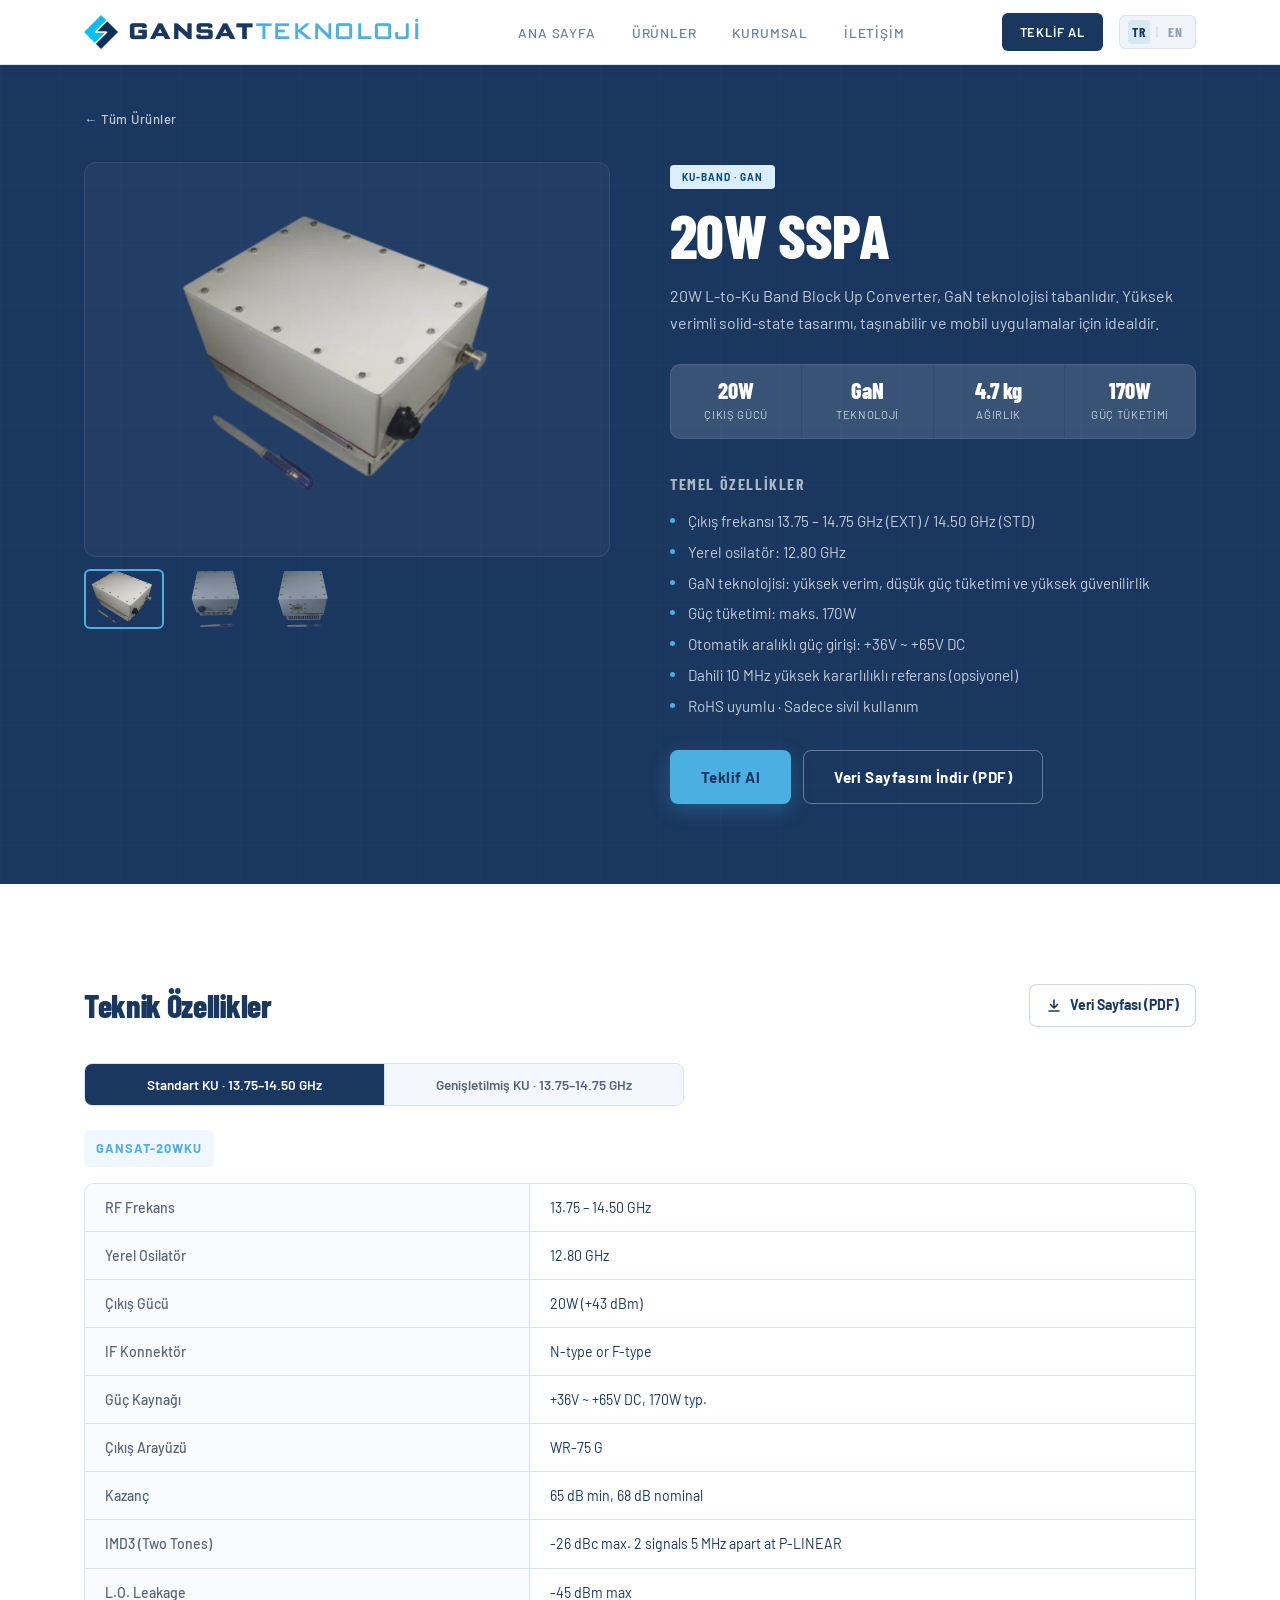
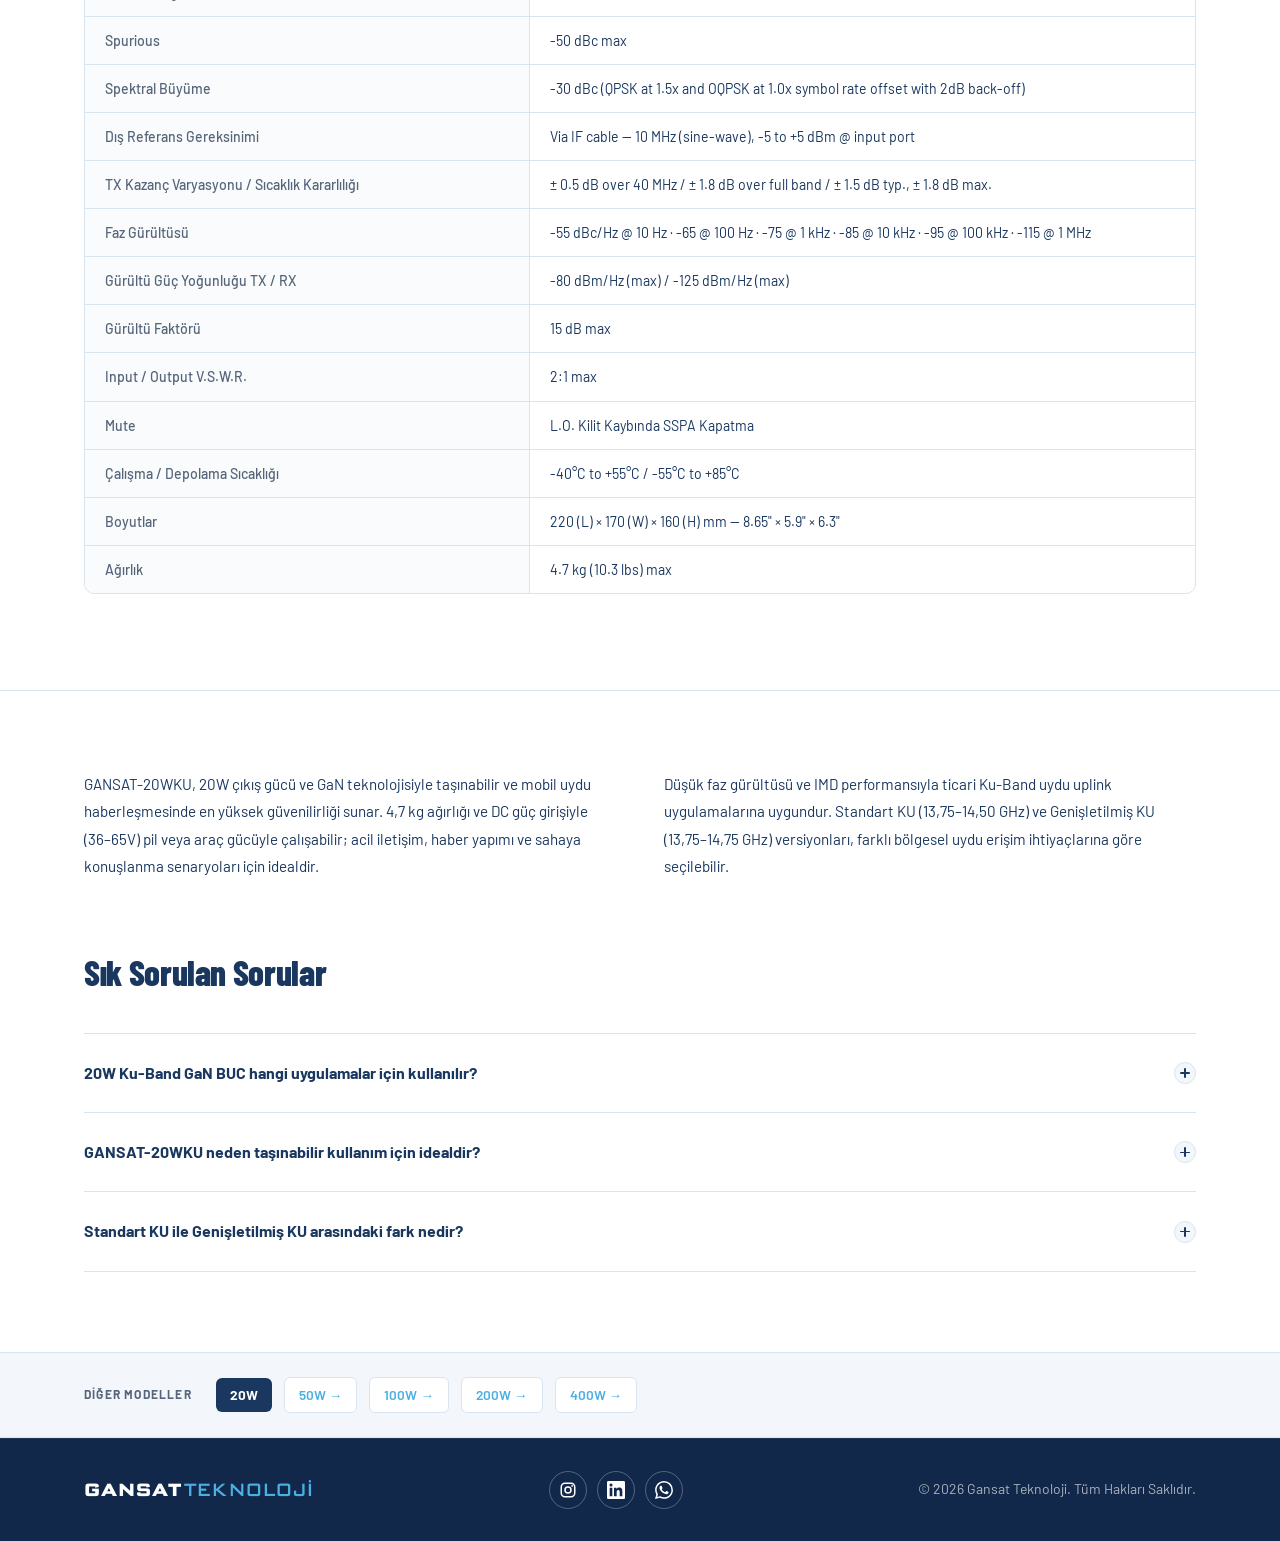
<file: 20w-sspa.html>
<!DOCTYPE html>
<html lang="tr">
<head>
    <meta charset="UTF-8">
    <meta name="viewport" content="width=device-width, initial-scale=1.0">
    <title>20W Ku-Band GaN BUC / SSPA | GANSAT-20WKU | Gansat Teknoloji</title>
    <meta name="description" content="GANSAT-20WKU 20W Ku-Band GaN BUC / SSPA: +43 dBm, 13.75–14.75 GHz. Taşınabilir ve mobil uydu uplink için yerli üretim.">
    <meta name="keywords" content="20W BUC, 20W SSPA, GANSAT-20WKU, GANSAT-20WEXTKU, Ku-Band BUC, GaN SSPA, Block Up Converter, uydu uplink, yerli SSPA, Gansat Teknoloji">
    <meta name="author" content="Gansat Teknoloji">
    <meta name="robots" content="index, follow, max-image-preview:large">
    <meta name="theme-color" content="#19375F">
    <link rel="canonical" href="https://www.gansat.com.tr/20w-sspa.html">
    <link rel="alternate" hreflang="tr" href="https://www.gansat.com.tr/20w-sspa.html">
    <link rel="alternate" hreflang="en" href="https://www.gansat.com.tr/en/20w-sspa.html">
    <link rel="alternate" hreflang="x-default" href="https://www.gansat.com.tr/en/20w-sspa.html">

    <!-- Open Graph (LinkedIn, WhatsApp, Facebook) -->
    <meta property="og:type" content="product">
    <meta property="og:site_name" content="Gansat Teknoloji">
    <meta property="og:title" content="20W Ku-Band GaN BUC / SSPA | GANSAT-20WKU | Gansat Teknoloji">
    <meta property="og:description" content="GANSAT-20WKU 20W Ku-Band GaN BUC / SSPA: +43 dBm, 13.75–14.75 GHz. Taşınabilir ve mobil uydu uplink için yerli üretim.">
    <meta property="og:url" content="https://www.gansat.com.tr/20w-sspa.html">
    <meta property="og:image" content="https://www.gansat.com.tr/og-20w.jpg">
    <meta property="og:image:type" content="image/jpeg">
    <meta property="og:image:width" content="1200">
    <meta property="og:image:height" content="630">
    <meta property="og:image:alt" content="GANSAT-20WKU 20W Ku-Band GaN SSPA / BUC">
    <meta property="og:locale" content="tr_TR">
    <meta property="og:locale:alternate" content="en_US">

    <!-- Twitter / X Card -->
    <meta name="twitter:card" content="summary_large_image">
    <meta name="twitter:title" content="20W Ku-Band GaN BUC / SSPA | GANSAT-20WKU | Gansat Teknoloji">
    <meta name="twitter:description" content="GANSAT-20WKU 20W Ku-Band GaN BUC / SSPA: +43 dBm, 13.75–14.75 GHz. Taşınabilir ve mobil uydu uplink için yerli üretim.">
    <meta name="twitter:image" content="https://www.gansat.com.tr/og-20w.jpg">
    <meta name="twitter:image:alt" content="GANSAT-20WKU 20W Ku-Band GaN SSPA / BUC">

    <script type="application/ld+json">
        {
          "@context": "https://schema.org",
          "@type": "Product",
          "name": "GANSAT-20WKU 20W Ku-Band GaN SSPA / BUC",
          "description": "20W Ku-Band GaN solid-state power amplifier and block up converter for portable and mobile satellite uplink applications. -40°C to +55°C operating range.",
          "brand": {
            "@type": "Brand",
            "name": "Gansat Teknoloji"
          },
          "manufacturer": {
            "@type": "Organization",
            "name": "Gansat Teknoloji",
            "url": "https://www.gansat.com.tr"
          },
          "category": "Satellite Ground Equipment / SSPA / BUC",
          "url": "https://www.gansat.com.tr/20w-sspa.html",
          "additionalProperty": [
            {
              "@type": "PropertyValue",
              "name": "Output Power",
              "value": "20W (+43 dBm)"
            },
            {
              "@type": "PropertyValue",
              "name": "Frequency Band",
              "value": "13.75–14.75 GHz (Ku-Band)"
            },
            {
              "@type": "PropertyValue",
              "name": "Technology",
              "value": "GaN (Gallium Nitride)"
            },
            {
              "@type": "PropertyValue",
              "name": "Weight",
              "value": "4.7 kg"
            },
            {
              "@type": "PropertyValue",
              "name": "Power Supply",
              "value": "+36V ~ +65V DC, 170W"
            }
          ],
          "image": [
            "https://www.gansat.com.tr/20w-1.webp",
            "https://www.gansat.com.tr/og-20w.jpg"
          ],
          "sku": "GANSAT-20WKU",
          "mpn": "GANSAT-20WKU"
        }
    </script>
    <script type="application/ld+json">
        {
          "@context": "https://schema.org",
          "@type": "FAQPage",
          "mainEntity": [
            {
              "@type": "Question",
              "name": "What is a 20W Ku-Band GaN BUC used for?",
              "acceptedAnswer": {
                "@type": "Answer",
                "text": "A 20W Ku-Band GaN BUC is used for portable and mobile satellite uplink applications such as VSAT terminals, fly-away systems, SNG vehicles, and disaster recovery communications. It converts L-Band IF signals to Ku-Band RF (13.75–14.75 GHz) for transmission to a geostationary satellite."
              }
            },
            {
              "@type": "Question",
              "name": "What makes the GANSAT-20WKU suitable for portable applications?",
              "acceptedAnswer": {
                "@type": "Answer",
                "text": "The GANSAT-20WKU weighs only 4.7 kg and consumes just 170W from a wide-range DC input (+36V ~ +65V), making it ideal for battery-powered or vehicle-mounted deployments. Its GaN technology delivers high efficiency in a compact form factor without sacrificing RF performance."
              }
            },
            {
              "@type": "Question",
              "name": "What is the difference between Standard KU and Extended KU on the GANSAT-20WKU?",
              "acceptedAnswer": {
                "@type": "Answer",
                "text": "The Standard KU version (GANSAT-20WKU) covers 13.75–14.50 GHz, while the Extended KU version (GANSAT-20WEXTKU) covers 13.75–14.75 GHz. Extended KU includes additional transponder capacity used by some satellite operators, providing greater flexibility for regional and international satellite access."
              }
            }
          ]
        }
    </script>
    <script type="application/ld+json">
        {
          "@context": "https://schema.org",
          "@type": "BreadcrumbList",
          "itemListElement": [
            {
              "@type": "ListItem",
              "position": 1,
              "name": "Ana Sayfa",
              "item": "https://www.gansat.com.tr/"
            },
            {
              "@type": "ListItem",
              "position": 2,
              "name": "Ürünler",
              "item": "https://www.gansat.com.tr/#cozumler"
            },
            {
              "@type": "ListItem",
              "position": 3,
              "name": "20W SSPA",
              "item": "https://www.gansat.com.tr/20w-sspa.html"
            }
          ]
        }
    </script>
    <link rel="preconnect" href="https://fonts.googleapis.com">
    <link rel="preconnect" href="https://fonts.gstatic.com" crossorigin>
    <link href="https://fonts.googleapis.com/css2?family=Barlow+Condensed:wght@400;600;700;800&family=Barlow:wght@300;400;500;600&display=swap" rel="stylesheet">
    <link rel="stylesheet" href="style.css">
    <link rel="stylesheet" href="product.css">
    <link rel="icon" type="image/png" sizes="32x32" href="favicon-32.png">
    <link rel="apple-touch-icon" href="apple-touch-icon.png">
</head>
<body>
    <div class="print-header" aria-hidden="true">
        <img src="logo.webp" alt="" width="40" height="40">
        <div class="print-brand"><strong>GANSAT <span>TEKNOLOJİ</span></strong><em data-tr="Teknik Veri Sayfası" data-en="Technical Datasheet">Teknik Veri Sayfası</em></div>
        <div class="print-contact">www.gansat.com.tr<br>sales@gansat.com.tr · +90 (541) 276 39 46</div>
    </div>
    <header>
        <nav class="container">
            <a href="index.html" class="logo">
                <img src="logo.webp" alt="GANSAT Teknoloji logosu" class="logo-mark" width="34" height="34">GANSAT<span>TEKNOLOJİ</span>
            </a>
            <ul class="nav-links" id="navLinks">
                <li><a href="index.html" data-tr="Ana Sayfa" data-en="Home">Ana Sayfa</a></li>
                <li><a href="index.html#cozumler" data-tr="Ürünler" data-en="Products">Ürünler</a></li>
                <li><a href="index.html#kurumsal" data-tr="Kurumsal" data-en="About">Kurumsal</a></li>
                <li><a href="index.html#iletisim" data-tr="İletişim" data-en="Contact">İletişim</a></li>
            </ul>
            <div class="nav-right">
                <a href="index.html#iletisim" class="nav-cta" data-tr="Teklif Al" data-en="Get a Quote">Teklif Al</a>
                <div class="lang-toggle">
                    <a class="lang-btn active" id="btn-tr" href="#" aria-current="page" lang="tr" hreflang="tr">TR</a>
                    <span class="lang-divider" aria-hidden="true">|</span>
                    <a class="lang-btn" id="btn-en" href="en/20w-sspa.html" lang="en" hreflang="en">EN</a>
                </div>
                <button class="nav-toggle" type="button" aria-label="Menü" aria-expanded="false" aria-controls="navLinks" onclick="toggleNav(this)"><span></span><span></span><span></span></button>
            </div>
        </nav>
    </header>

    <section class="product-hero">
        <div class="container">
            <a href="index.html#cozumler" class="breadcrumb" data-tr="← Tüm Ürünler" data-en="← All Products">← Tüm Ürünler</a>
            <div class="product-hero-grid">
                <div class="product-gallery">
                    <div class="main-img-wrap">
                        <img src="20w-1.webp" alt="GANSAT-20WKU 20W Ku-Band GaN SSPA" id="mainImg" width="552" height="503" fetchpriority="high" onerror="this.style.display='none'">
                    </div>
                    <div class="thumb-row">
                        <img src="20w-1.webp" alt="GANSAT-20WKU 20W Ku-Band GaN SSPA – görsel 1" width="552" height="503" loading="lazy" decoding="async" onclick="switchImg(this)" class="active" onerror="this.style.display='none'">
                        <img src="20w-2.webp" alt="GANSAT-20WKU 20W Ku-Band GaN SSPA – görsel 2" width="553" height="503" loading="lazy" decoding="async" onclick="switchImg(this)" onerror="this.style.display='none'">
                        <img src="20w-3.webp" alt="GANSAT-20WKU 20W Ku-Band GaN SSPA – görsel 3" width="546" height="503" loading="lazy" decoding="async" onclick="switchImg(this)" onerror="this.style.display='none'">
                    </div>
                </div>
                <div class="product-intro">
                    <div class="modal-band-tag ku" style="margin-bottom:16px;">Ku-Band · GaN</div>
                    <h1>20W SSPA</h1>
                    <p class="product-lead" data-tr="20W L-to-Ku Band Block Up Converter, GaN teknolojisi tabanlıdır. Yüksek verimli solid-state tasarımı, taşınabilir ve mobil uygulamalar için idealdir." data-en="20W L-to-Ku Band Block Up Converter is based on GaN technology. Its high-efficiency solid-state design is ideal for portable and mobile applications.">20W L-to-Ku Band Block Up Converter, GaN teknolojisi tabanlıdır. Yüksek verimli solid-state tasarımı, taşınabilir ve mobil uygulamalar için idealdir.</p>
                    <div class="key-stats">
                        <div class="ks-item"><span class="ks-val">20W</span><span class="ks-label" data-tr="Çıkış Gücü" data-en="Output Power">Çıkış Gücü</span></div>
                        <div class="ks-item"><span class="ks-val">GaN</span><span class="ks-label" data-tr="Teknoloji" data-en="Technology">Teknoloji</span></div>
                        <div class="ks-item"><span class="ks-val">4.7 kg</span><span class="ks-label" data-tr="Ağırlık" data-en="Weight">Ağırlık</span></div>
                        <div class="ks-item"><span class="ks-val">170W</span><span class="ks-label" data-tr="Güç Tüketimi" data-en="Power Draw">Güç Tüketimi</span></div>
                    </div>
                    <h2 class="features-title" data-tr="Temel Özellikler" data-en="Key Features">Temel Özellikler</h2>
                    <ul class="feature-list">
                        <li data-tr="Çıkış frekansı 13.75 – 14.75 GHz (EXT) / 14.50 GHz (STD)" data-en="Output frequency 13.75 – 14.75 GHz (EXT) / 14.50 GHz (STD)">Çıkış frekansı 13.75 – 14.75 GHz (EXT) / 14.50 GHz (STD)</li>
                        <li data-tr="Yerel osilatör: 12.80 GHz" data-en="Local oscillator: 12.80 GHz">Yerel osilatör: 12.80 GHz</li>
                        <li data-tr="GaN teknolojisi: yüksek verim, düşük güç tüketimi ve yüksek güvenilirlik" data-en="GaN technology: high efficiency, low power consumption and high reliability">GaN teknolojisi: yüksek verim, düşük güç tüketimi ve yüksek güvenilirlik</li>
                        <li data-tr="Güç tüketimi: maks. 170W" data-en="Power consumption: 170W max.">Güç tüketimi: maks. 170W</li>
                        <li data-tr="Otomatik aralıklı güç girişi: +36V ~ +65V DC" data-en="Auto-ranging power supply: +36V ~ +65V DC">Otomatik aralıklı güç girişi: +36V ~ +65V DC</li>
                        <li data-tr="Dahili 10 MHz yüksek kararlılıklı referans (opsiyonel)" data-en="Internal high-stability 10 MHz reference (optional)">Dahili 10 MHz yüksek kararlılıklı referans (opsiyonel)</li>
                        <li data-tr="RoHS uyumlu · Sadece sivil kullanım" data-en="RoHS compliant · For civil use only">RoHS uyumlu · Sadece sivil kullanım</li>
                    </ul>
                    <div class="product-actions">
                        <a href="index.html#iletisim" class="btn-primary" data-tr="Teklif Al" data-en="Request a Quote">Teklif Al</a>
                        <a class="btn-secondary datasheet-link" href="datasheets/gansat-20wku-datasheet-tr.pdf" data-pdf-tr="datasheets/gansat-20wku-datasheet-tr.pdf" data-pdf-en="datasheets/gansat-20wku-datasheet-en.pdf" download data-tr="Veri Sayfasını İndir (PDF)" data-en="Download Datasheet (PDF)">Veri Sayfasını İndir (PDF)</a>
                    </div>
                </div>
            </div>
        </div>
    </section>

    <section class="specs-section" id="teknik">
        <div class="container">
            <div class="specs-head">
                <h2 class="specs-title" data-tr="Teknik Özellikler" data-en="Technical Specifications">Teknik Özellikler</h2>
                <a class="specs-download datasheet-link" href="datasheets/gansat-20wku-datasheet-tr.pdf" data-pdf-tr="datasheets/gansat-20wku-datasheet-tr.pdf" data-pdf-en="datasheets/gansat-20wku-datasheet-en.pdf" download><svg width="16" height="16" viewBox="0 0 16 16" fill="none" aria-hidden="true"><path d="M8 2v8M4.5 6.5 8 10l3.5-3.5M3 13h10" stroke="currentColor" stroke-width="1.6" stroke-linecap="round" stroke-linejoin="round"/></svg><span data-tr="Veri Sayfası (PDF)" data-en="Datasheet (PDF)">Veri Sayfası (PDF)</span></a>
            </div>
            <div class="version-tabs">
                <button class="vtab active" onclick="switchVersion(this,'v20ku')" data-tr="Standart KU · 13.75–14.50 GHz" data-en="Standard KU · 13.75–14.50 GHz">Standart KU · 13.75–14.50 GHz</button>
                <button class="vtab" onclick="switchVersion(this,'v20extku')" data-tr="Genişletilmiş KU · 13.75–14.75 GHz" data-en="Extended KU · 13.75–14.75 GHz">Genişletilmiş KU · 13.75–14.75 GHz</button>
            </div>
            <div id="v20ku" class="version-content active">
                <p class="version-model">GANSAT-20WKU</p>
                <div class="specs-table-wrap"><table class="specs-table"><tbody>
                    <tr><td data-tr="RF Frekans" data-en="RF Frequency">RF Frekans</td><td>13.75 – 14.50 GHz</td></tr>
                    <tr><td data-tr="Yerel Osilatör" data-en="Local Oscillator">Yerel Osilatör</td><td>12.80 GHz</td></tr>
                    <tr><td data-tr="Çıkış Gücü" data-en="Output Power">Çıkış Gücü</td><td>20W (+43 dBm)</td></tr>
                    <tr><td data-tr="IF Konnektör" data-en="IF Connector">IF Konnektör</td><td>N-type or F-type</td></tr>
                    <tr><td data-tr="Güç Kaynağı" data-en="Power Supply">Güç Kaynağı</td><td>+36V ~ +65V DC, 170W typ.</td></tr>
                    <tr><td data-tr="Çıkış Arayüzü" data-en="Output Interface">Çıkış Arayüzü</td><td>WR-75 G</td></tr>
                    <tr><td data-tr="Kazanç" data-en="Gain">Kazanç</td><td>65 dB min, 68 dB nominal</td></tr>
                    <tr><td>IMD3 (Two Tones)</td><td>-26 dBc max. 2 signals 5 MHz apart at P-LINEAR</td></tr>
                    <tr><td>L.O. Leakage</td><td>-45 dBm max</td></tr>
                    <tr><td>Spurious</td><td>-50 dBc max</td></tr>
                    <tr><td data-tr="Spektral Büyüme" data-en="Spectral Regrowth">Spektral Büyüme</td><td>-30 dBc (QPSK at 1.5x and OQPSK at 1.0x symbol rate offset with 2dB back-off)</td></tr>
                    <tr><td data-tr="Dış Referans Gereksinimi" data-en="External Reference Requirement">Dış Referans Gereksinimi</td><td>Via IF cable — 10 MHz (sine-wave), -5 to +5 dBm @ input port</td></tr>
                    <tr><td data-tr="TX Kazanç Varyasyonu / Sıcaklık Kararlılığı" data-en="TX Gain Variation / Temperature Stability">TX Kazanç Varyasyonu / Sıcaklık Kararlılığı</td><td>± 0.5 dB over 40 MHz / ± 1.8 dB over full band / ± 1.5 dB typ., ± 1.8 dB max.</td></tr>
                    <tr><td data-tr="Faz Gürültüsü" data-en="Phase Noise">Faz Gürültüsü</td><td>-55 dBc/Hz @ 10 Hz · -65 @ 100 Hz · -75 @ 1 kHz · -85 @ 10 kHz · -95 @ 100 kHz · -115 @ 1 MHz</td></tr>
                    <tr><td data-tr="Gürültü Güç Yoğunluğu TX / RX" data-en="Noise Power Density TX / RX">Gürültü Güç Yoğunluğu TX / RX</td><td>-80 dBm/Hz (max) / -125 dBm/Hz (max)</td></tr>
                    <tr><td data-tr="Gürültü Faktörü" data-en="Noise Figure">Gürültü Faktörü</td><td>15 dB max</td></tr>
                    <tr><td>Input / Output V.S.W.R.</td><td>2:1 max</td></tr>
                    <tr><td>Mute</td><td data-tr="L.O. Kilit Kaybında SSPA Kapatma" data-en="SSPA Shutdown on L.O. Unlock">L.O. Kilit Kaybında SSPA Kapatma</td></tr>
                    <tr><td data-tr="Çalışma / Depolama Sıcaklığı" data-en="Operating / Storage Temperature">Çalışma / Depolama Sıcaklığı</td><td>-40°C to +55°C / -55°C to +85°C</td></tr>
                    <tr><td data-tr="Boyutlar" data-en="Dimensions">Boyutlar</td><td>220 (L) × 170 (W) × 160 (H) mm — 8.65" × 5.9" × 6.3"</td></tr>
                    <tr><td data-tr="Ağırlık" data-en="Weight">Ağırlık</td><td>4.7 kg (10.3 lbs) max</td></tr>
                </tbody></table></div>
            </div>
            <div id="v20extku" class="version-content">
                <p class="version-model">GANSAT-20WEXTKU</p>
                <div class="specs-table-wrap"><table class="specs-table"><tbody>
                    <tr><td data-tr="RF Frekans" data-en="RF Frequency">RF Frekans</td><td>13.75 – 14.75 GHz</td></tr>
                    <tr><td data-tr="Yerel Osilatör" data-en="Local Oscillator">Yerel Osilatör</td><td>12.80 GHz</td></tr>
                    <tr><td data-tr="Çıkış Gücü" data-en="Output Power">Çıkış Gücü</td><td>20W (+43 dBm)</td></tr>
                    <tr><td data-tr="IF Konnektör" data-en="IF Connector">IF Konnektör</td><td>N-type or F-type</td></tr>
                    <tr><td data-tr="Güç Kaynağı" data-en="Power Supply">Güç Kaynağı</td><td>+36V ~ +65V DC, 170W typ.</td></tr>
                    <tr><td data-tr="Çıkış Arayüzü" data-en="Output Interface">Çıkış Arayüzü</td><td>WR-75 G</td></tr>
                    <tr><td data-tr="Kazanç" data-en="Gain">Kazanç</td><td>65 dB min, 68 dB nominal</td></tr>
                    <tr><td>IMD3 (Two Tones)</td><td>-26 dBc max. 2 signals 5 MHz apart at P-LINEAR</td></tr>
                    <tr><td>L.O. Leakage</td><td>-45 dBm max</td></tr>
                    <tr><td>Spurious</td><td>-50 dBc max</td></tr>
                    <tr><td data-tr="Spektral Büyüme" data-en="Spectral Regrowth">Spektral Büyüme</td><td>-30 dBc (QPSK at 1.5x and OQPSK at 1.0x symbol rate offset with 2dB back-off)</td></tr>
                    <tr><td data-tr="Dış Referans Gereksinimi" data-en="External Reference Requirement">Dış Referans Gereksinimi</td><td>Via IF cable — 10 MHz (sine-wave), -5 to +5 dBm @ input port</td></tr>
                    <tr><td data-tr="TX Kazanç Varyasyonu / Sıcaklık Kararlılığı" data-en="TX Gain Variation / Temperature Stability">TX Kazanç Varyasyonu / Sıcaklık Kararlılığı</td><td>± 0.5 dB over 40 MHz / ± 1.8 dB over full band / ± 1.5 dB typ., ± 1.8 dB max.</td></tr>
                    <tr><td data-tr="Faz Gürültüsü" data-en="Phase Noise">Faz Gürültüsü</td><td>-55 dBc/Hz @ 10 Hz · -65 @ 100 Hz · -75 @ 1 kHz · -85 @ 10 kHz · -95 @ 100 kHz · -115 @ 1 MHz</td></tr>
                    <tr><td data-tr="Gürültü Güç Yoğunluğu TX / RX" data-en="Noise Power Density TX / RX">Gürültü Güç Yoğunluğu TX / RX</td><td>-80 dBm/Hz (max) / -125 dBm/Hz (max)</td></tr>
                    <tr><td data-tr="Gürültü Faktörü" data-en="Noise Figure">Gürültü Faktörü</td><td>15 dB max</td></tr>
                    <tr><td>Input / Output V.S.W.R.</td><td>2:1 max</td></tr>
                    <tr><td>Mute</td><td data-tr="L.O. Kilit Kaybında SSPA Kapatma" data-en="SSPA Shutdown on L.O. Unlock">L.O. Kilit Kaybında SSPA Kapatma</td></tr>
                    <tr><td data-tr="Çalışma / Depolama Sıcaklığı" data-en="Operating / Storage Temperature">Çalışma / Depolama Sıcaklığı</td><td>-40°C to +55°C / -55°C to +85°C</td></tr>
                    <tr><td data-tr="Boyutlar" data-en="Dimensions">Boyutlar</td><td>220 (L) × 170 (W) × 160 (H) mm — 8.65" × 5.9" × 6.3"</td></tr>
                    <tr><td data-tr="Ağırlık" data-en="Weight">Ağırlık</td><td>4.7 kg (10.3 lbs) max</td></tr>
                </tbody></table></div>
            </div>
        </div>
    </section>

    <section class="product-description-section">
        <div class="container">
            <div class="product-description">
                <p data-tr="GANSAT-20WKU, 20W çıkış gücü ve GaN teknolojisiyle taşınabilir ve mobil uydu haberleşmesinde en yüksek güvenilirliği sunar. 4,7 kg ağırlığı ve DC güç girişiyle (36–65V) pil veya araç gücüyle çalışabilir; acil iletişim, haber yapımı ve sahaya konuşlanma senaryoları için idealdir." data-en="The GANSAT-20WKU delivers 20W of Ku-Band RF power with GaN technology for the most demanding portable and mobile satellite uplink scenarios. At 4.7 kg with a wide-range DC input (36–65V), it operates from batteries or vehicle power — ideal for fly-away kits, SNG vehicles, and rapid deployment.">GANSAT-20WKU, 20W çıkış gücü ve GaN teknolojisiyle taşınabilir ve mobil uydu haberleşmesinde en yüksek güvenilirliği sunar. 4,7 kg ağırlığı ve DC güç girişiyle (36–65V) pil veya araç gücüyle çalışabilir; acil iletişim, haber yapımı ve sahaya konuşlanma senaryoları için idealdir.</p>
                <p data-tr="Düşük faz gürültüsü ve IMD performansıyla ticari Ku-Band uydu uplink uygulamalarına uygundur. Standart KU (13,75–14,50 GHz) ve Genişletilmiş KU (13,75–14,75 GHz) versiyonları, farklı bölgesel uydu erişim ihtiyaçlarına göre seçilebilir." data-en="With low phase noise and IMD performance, the GANSAT-20WKU is well suited to commercial Ku-Band satellite uplink applications. Standard KU (13.75–14.50 GHz) and Extended KU (13.75–14.75 GHz) versions are available to match regional satellite access requirements.">Düşük faz gürültüsü ve IMD performansıyla ticari Ku-Band uydu uplink uygulamalarına uygundur. Standart KU (13,75–14,50 GHz) ve Genişletilmiş KU (13,75–14,75 GHz) versiyonları, farklı bölgesel uydu erişim ihtiyaçlarına göre seçilebilir.</p>
            </div>
            <div class="product-faq">
                <h2 data-tr="Sık Sorulan Sorular" data-en="Frequently Asked Questions">Sık Sorulan Sorular</h2>
                <div class="faq-item">
                    <h3>
                        <button class="faq-toggle" aria-expanded="false" onclick="toggleFaq(this)">
                            <span class="faq-toggle-text" data-tr="20W Ku-Band GaN BUC hangi uygulamalar için kullanılır?" data-en="What applications is a 20W Ku-Band GaN BUC used for?">20W Ku-Band GaN BUC hangi uygulamalar için kullanılır?</span>
                            <span class="faq-icon"></span>
                        </button>
                    </h3>
                    <div class="faq-answer">
                        <p data-tr="20W Ku-Band BUC; fly-away sistemler, SNG araçları, mobil VSAT terminalleri ve afet kurtarma haberleşmesi gibi taşınabilir ve sahaya konuşlanabilir uydu uplink uygulamalarında kullanılır. L-Band IF sinyalini Ku-Band RF'e dönüştürerek jeostatik uydu transponderleriyle iletişimi sağlar." data-en="A 20W Ku-Band BUC is used for portable and mobile satellite uplink applications including fly-away kits, SNG vehicles, mobile VSAT terminals, and disaster recovery communications. It converts L-Band IF to Ku-Band RF for transmission to geostationary satellite transponders.">20W Ku-Band BUC; fly-away sistemler, SNG araçları, mobil VSAT terminalleri ve afet kurtarma haberleşmesi gibi taşınabilir ve sahaya konuşlanabilir uydu uplink uygulamalarında kullanılır. L-Band IF sinyalini Ku-Band RF'e dönüştürerek jeostatik uydu transponderleriyle iletişimi sağlar.</p>
                    </div>
                </div>
                <div class="faq-item">
                    <h3>
                        <button class="faq-toggle" aria-expanded="false" onclick="toggleFaq(this)">
                            <span class="faq-toggle-text" data-tr="GANSAT-20WKU neden taşınabilir kullanım için idealdir?" data-en="Why is the GANSAT-20WKU ideal for portable use?">GANSAT-20WKU neden taşınabilir kullanım için idealdir?</span>
                            <span class="faq-icon"></span>
                        </button>
                    </h3>
                    <div class="faq-answer">
                        <p data-tr="GANSAT-20WKU yalnızca 4,7 kg ağırlığında olup geniş aralıklı DC girişiyle (+36V ~ +65V) araç bataryasından veya portatif güç kaynaklarından beslenebildiğinden sahaya hızla konuşlanabilir. GaN teknolojisi, kompakt boyutta yüksek verim sağlayarak hem güç hem de taşınabilirlik dengesini optimize eder." data-en="The GANSAT-20WKU weighs only 4.7 kg and accepts a wide-range DC input (+36V ~ +65V), allowing it to run from vehicle batteries or portable power sources for rapid field deployment. GaN technology optimizes the balance between RF output power and portability in a compact enclosure.">GANSAT-20WKU yalnızca 4,7 kg ağırlığında olup geniş aralıklı DC girişiyle (+36V ~ +65V) araç bataryasından veya portatif güç kaynaklarından beslenebildiğinden sahaya hızla konuşlanabilir. GaN teknolojisi, kompakt boyutta yüksek verim sağlayarak hem güç hem de taşınabilirlik dengesini optimize eder.</p>
                    </div>
                </div>
                <div class="faq-item">
                    <h3>
                        <button class="faq-toggle" aria-expanded="false" onclick="toggleFaq(this)">
                            <span class="faq-toggle-text" data-tr="Standart KU ile Genişletilmiş KU arasındaki fark nedir?" data-en="What is the difference between Standard KU and Extended KU?">Standart KU ile Genişletilmiş KU arasındaki fark nedir?</span>
                            <span class="faq-icon"></span>
                        </button>
                    </h3>
                    <div class="faq-answer">
                        <p data-tr="Standart KU versiyonu (GANSAT-20WKU) 13,75–14,50 GHz aralığını kapsarken, Genişletilmiş KU versiyonu (GANSAT-20WEXTKU) 13,75–14,75 GHz'e kadar çıkar. Genişletilmiş KU, bazı uydu operatörlerinin bölgesel kapsama için kullandığı ek transponder kapasitesini destekler." data-en="The Standard KU version (GANSAT-20WKU) covers 13.75–14.50 GHz, while the Extended KU version (GANSAT-20WEXTKU) extends to 13.75–14.75 GHz. The Extended KU band supports additional transponder capacity used by some satellite operators for regional coverage.">Standart KU versiyonu (GANSAT-20WKU) 13,75–14,50 GHz aralığını kapsarken, Genişletilmiş KU versiyonu (GANSAT-20WEXTKU) 13,75–14,75 GHz'e kadar çıkar. Genişletilmiş KU, bazı uydu operatörlerinin bölgesel kapsama için kullandığı ek transponder kapasitesini destekler.</p>
                    </div>
                </div>
            </div>
        </div>
    </section>

    <section class="product-nav-section">
        <div class="container product-nav">
            <span class="pnav-label" data-tr="Diğer Modeller" data-en="Other Models">Diğer Modeller</span>
            <div class="pnav-links">
                <span class="pnav-current">20W</span>
                <a href="50w-sspa.html">50W →</a>
                <a href="100w-sspa.html">100W →</a>
                <a href="200w-sspa.html">200W →</a>
                <a href="400w-sspa.html">400W →</a>
            </div>
        </div>
    </section>

    <footer>
        <div class="container footer-inner">
            <div class="logo" style="font-size:1.1rem;">GANSAT<span>TEKNOLOJİ</span></div>
            <div class="social-links">
                <a href="https://www.instagram.com/gansatteknoloji/" target="_blank" rel="noopener" aria-label="Instagram: @gansatteknoloji"><svg width="18" height="18" viewBox="0 0 24 24" fill="none" stroke="currentColor" stroke-width="2" aria-hidden="true"><rect x="3" y="3" width="18" height="18" rx="5"/><circle cx="12" cy="12" r="4"/><circle cx="17.5" cy="6.5" r="1.2" fill="currentColor" stroke="none"/></svg></a>
                <a href="https://www.linkedin.com/company/gansat-teknoloji/" target="_blank" rel="noopener" aria-label="LinkedIn: Gansat Teknoloji"><svg width="18" height="18" viewBox="0 0 24 24" fill="currentColor" aria-hidden="true"><path d="M20.447 20.452h-3.554v-5.569c0-1.328-.027-3.037-1.852-3.037-1.853 0-2.136 1.445-2.136 2.939v5.667H9.351V9h3.414v1.561h.046c.477-.9 1.637-1.85 3.37-1.85 3.601 0 4.267 2.37 4.267 5.455v6.286zM5.337 7.433a2.062 2.062 0 1 1 0-4.125 2.062 2.062 0 0 1 0 4.125zM7.119 20.452H3.555V9h3.564v11.452zM22.225 0H1.771C.792 0 0 .774 0 1.729v20.542C0 23.227.792 24 1.771 24h20.451C23.2 24 24 23.227 24 22.271V1.729C24 .774 23.2 0 22.222 0h.003z"/></svg></a>
                <a href="https://wa.me/905412763946" target="_blank" rel="noopener" aria-label="WhatsApp: +90 541 276 39 46"><svg width="18" height="18" viewBox="0 0 24 24" fill="currentColor" aria-hidden="true"><path d="M17.472 14.382c-.297-.149-1.758-.867-2.03-.967-.273-.099-.471-.148-.67.15-.197.297-.767.966-.94 1.164-.173.199-.347.223-.644.075-.297-.15-1.255-.463-2.39-1.475-.883-.788-1.48-1.761-1.653-2.059-.173-.297-.018-.458.13-.606.134-.133.298-.347.446-.52.149-.174.198-.298.298-.497.099-.198.05-.371-.025-.52-.075-.149-.669-1.612-.916-2.207-.242-.579-.487-.5-.669-.51-.173-.008-.371-.01-.57-.01-.198 0-.52.074-.792.372-.272.297-1.04 1.016-1.04 2.479 0 1.462 1.065 2.875 1.213 3.074.149.198 2.096 3.2 5.077 4.487.709.306 1.262.489 1.694.625.712.227 1.36.195 1.871.118.571-.085 1.758-.719 2.006-1.413.248-.694.248-1.289.173-1.413-.074-.124-.272-.198-.57-.347m-5.421 7.403h-.004a9.87 9.87 0 0 1-5.031-1.378l-.361-.214-3.741.982.998-3.648-.235-.374a9.86 9.86 0 0 1-1.51-5.26c.001-5.45 4.436-9.884 9.888-9.884 2.64 0 5.122 1.03 6.988 2.898a9.825 9.825 0 0 1 2.893 6.994c-.003 5.45-4.437 9.884-9.885 9.884m8.413-18.297A11.815 11.815 0 0 0 12.05 0C5.495 0 .16 5.335.157 11.892c0 2.096.547 4.142 1.588 5.945L.057 24l6.305-1.654a11.882 11.882 0 0 0 5.683 1.448h.005c6.554 0 11.89-5.335 11.893-11.893a11.821 11.821 0 0 0-3.48-8.413z"/></svg></a>
            </div>
            <p>&copy; 2026 Gansat Teknoloji. <span data-tr="Tüm Hakları Saklıdır." data-en="All Rights Reserved.">Tüm Hakları Saklıdır.</span></p>
        </div>
    </footer>
    <script>
        function switchImg(el) { document.getElementById('mainImg').src = el.src; document.querySelectorAll('.thumb-row img').forEach(i => i.classList.remove('active')); el.classList.add('active'); }
        function switchVersion(btn, id) { document.querySelectorAll('.vtab').forEach(t => t.classList.remove('active')); document.querySelectorAll('.version-content').forEach(c => c.style.display = 'none'); btn.classList.add('active'); document.getElementById(id).style.display = 'block'; }
        document.addEventListener('DOMContentLoaded', function() { document.querySelectorAll('.version-content').forEach(function(el) { el.style.display = 'none'; }); var a = document.querySelector('.version-content.active'); if (a) a.style.display = 'block'; });
        function toggleFaq(btn) { var expanded = btn.getAttribute("aria-expanded") === "true"; btn.setAttribute("aria-expanded", String(!expanded)); var answer = btn.closest(".faq-item").querySelector(".faq-answer"); answer.classList.toggle("open", !expanded); }
        /* Mobil menü */
        function toggleNav(btn) {
            var open = btn.closest('nav').classList.toggle('nav-open');
            btn.setAttribute('aria-expanded', String(open));
        }
        document.querySelectorAll('.nav-links a').forEach(function(a) {
            a.addEventListener('click', function() {
                var nav = a.closest('nav'); nav.classList.remove('nav-open');
                nav.querySelector('.nav-toggle').setAttribute('aria-expanded', 'false');
            });
        });
        function setLang(lang) { document.documentElement.lang = lang; document.querySelectorAll('[data-tr]').forEach(el => { const t = el.getAttribute('data-' + lang); if (t) el.innerHTML = t; }); document.querySelectorAll('.datasheet-link').forEach(function(a) { a.href = a.getAttribute('data-pdf-' + lang); }); document.getElementById('btn-tr').classList.toggle('active', lang === 'tr'); document.getElementById('btn-en').classList.toggle('active', lang === 'en'); }
    </script>
</body>
</html>
</file>
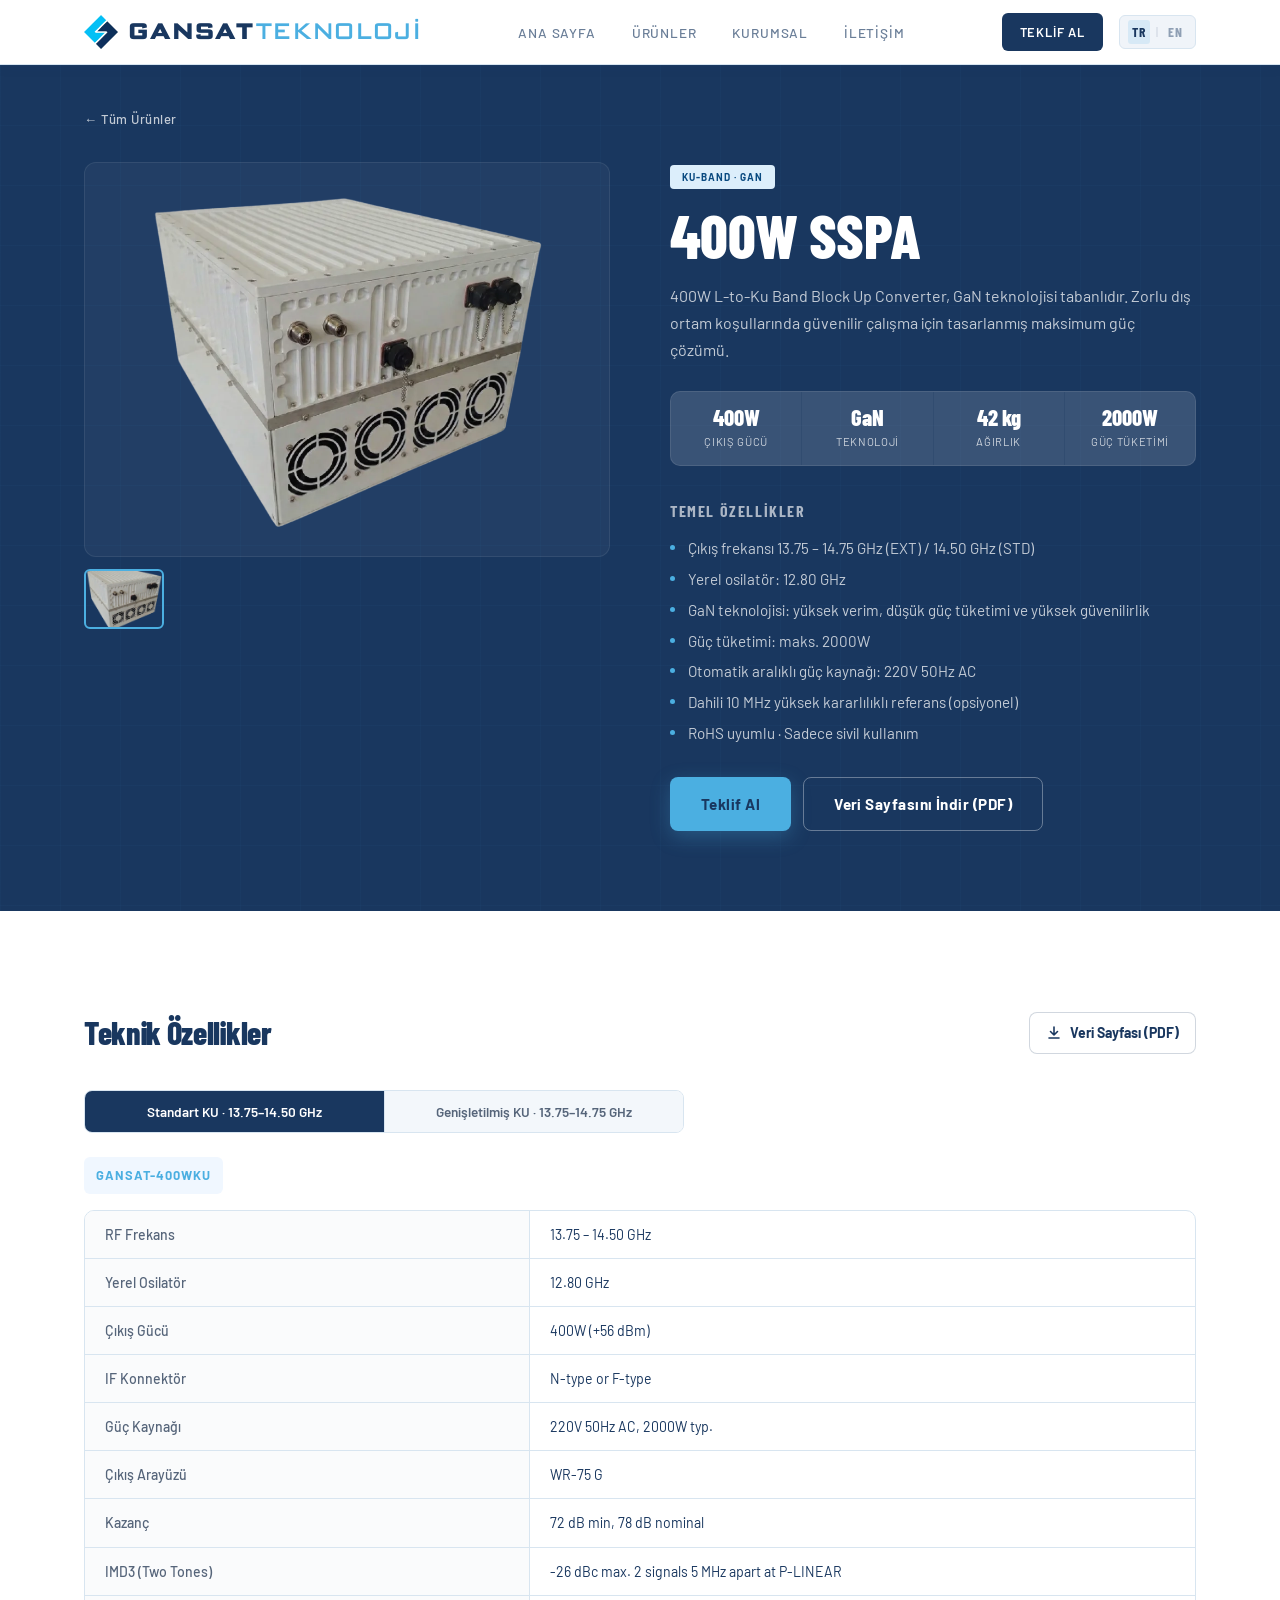
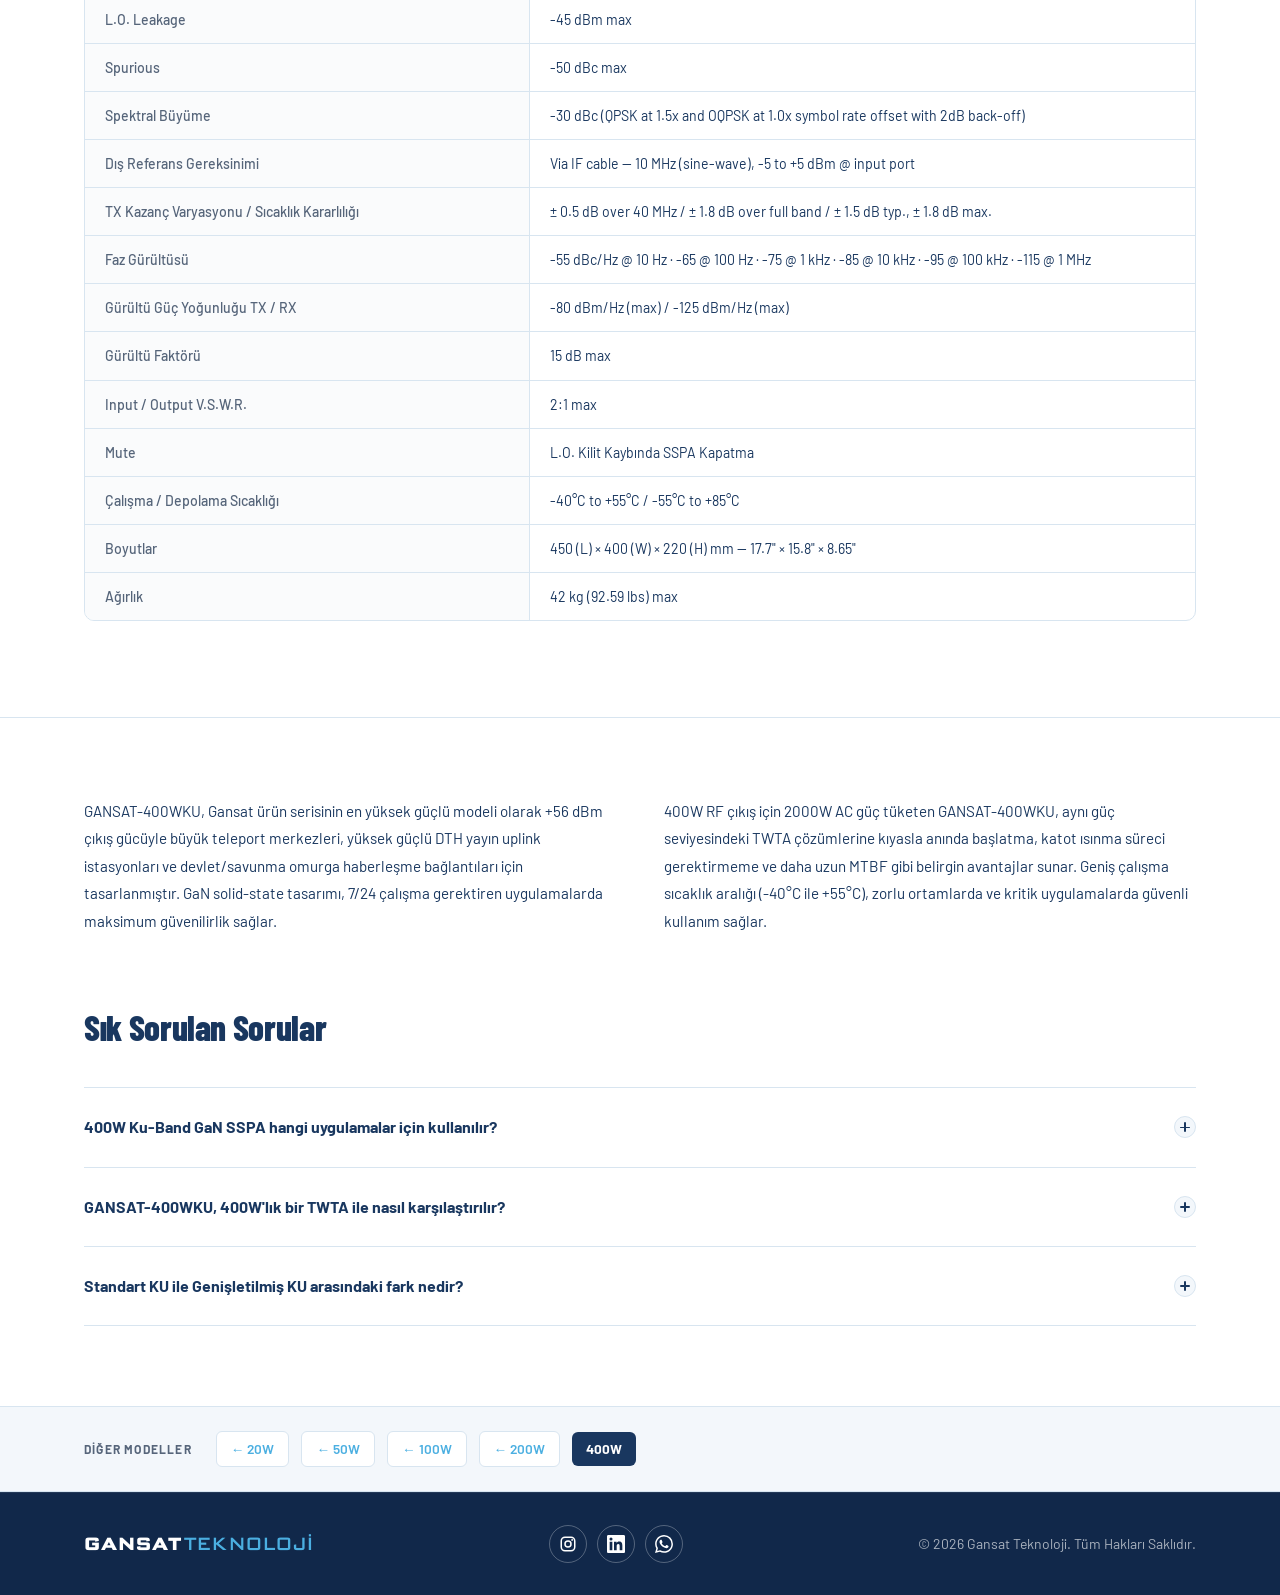
<file: 400w-sspa.html>
<!DOCTYPE html>
<html lang="tr">
<head>
    <meta charset="UTF-8">
    <meta name="viewport" content="width=device-width, initial-scale=1.0">
    <title>400W Ku-Band GaN BUC / SSPA | GANSAT-400WKU | Gansat Teknoloji</title>
    <meta name="description" content="GANSAT-400WKU 400W Ku-Band GaN BUC / SSPA: +56 dBm, 13.75–14.75 GHz. Teleport ve yüksek güçlü uydu uplink için yerli üretim.">
    <meta name="keywords" content="400W BUC, 400W SSPA, GANSAT-400WKU, GANSAT-400WEXTKU, Ku-Band BUC, GaN SSPA, Block Up Converter, uydu uplink, yerli SSPA, Gansat Teknoloji">
    <meta name="author" content="Gansat Teknoloji">
    <meta name="robots" content="index, follow, max-image-preview:large">
    <meta name="theme-color" content="#19375F">
    <link rel="canonical" href="https://www.gansat.com.tr/400w-sspa.html">
    <link rel="alternate" hreflang="tr" href="https://www.gansat.com.tr/400w-sspa.html">
    <link rel="alternate" hreflang="en" href="https://www.gansat.com.tr/en/400w-sspa.html">
    <link rel="alternate" hreflang="x-default" href="https://www.gansat.com.tr/en/400w-sspa.html">

    <!-- Open Graph (LinkedIn, WhatsApp, Facebook) -->
    <meta property="og:type" content="product">
    <meta property="og:site_name" content="Gansat Teknoloji">
    <meta property="og:title" content="400W Ku-Band GaN BUC / SSPA | GANSAT-400WKU | Gansat Teknoloji">
    <meta property="og:description" content="GANSAT-400WKU 400W Ku-Band GaN BUC / SSPA: +56 dBm, 13.75–14.75 GHz. Teleport ve yüksek güçlü uydu uplink için yerli üretim.">
    <meta property="og:url" content="https://www.gansat.com.tr/400w-sspa.html">
    <meta property="og:image" content="https://www.gansat.com.tr/og-400w.jpg">
    <meta property="og:image:type" content="image/jpeg">
    <meta property="og:image:width" content="1200">
    <meta property="og:image:height" content="630">
    <meta property="og:image:alt" content="GANSAT-400WKU 400W Ku-Band GaN SSPA / BUC">
    <meta property="og:locale" content="tr_TR">
    <meta property="og:locale:alternate" content="en_US">

    <!-- Twitter / X Card -->
    <meta name="twitter:card" content="summary_large_image">
    <meta name="twitter:title" content="400W Ku-Band GaN BUC / SSPA | GANSAT-400WKU | Gansat Teknoloji">
    <meta name="twitter:description" content="GANSAT-400WKU 400W Ku-Band GaN BUC / SSPA: +56 dBm, 13.75–14.75 GHz. Teleport ve yüksek güçlü uydu uplink için yerli üretim.">
    <meta name="twitter:image" content="https://www.gansat.com.tr/og-400w.jpg">
    <meta name="twitter:image:alt" content="GANSAT-400WKU 400W Ku-Band GaN SSPA / BUC">

    <script type="application/ld+json">
        {
          "@context": "https://schema.org",
          "@type": "Product",
          "name": "GANSAT-400WKU 400W Ku-Band GaN SSPA / BUC",
          "description": "400W Ku-Band GaN solid-state power amplifier and block up converter — the highest power SSPA in the Gansat product line. Designed for maximum EIRP teleport and broadcast uplink stations. 220V AC, 42 kg.",
          "brand": {
            "@type": "Brand",
            "name": "Gansat Teknoloji"
          },
          "manufacturer": {
            "@type": "Organization",
            "name": "Gansat Teknoloji",
            "url": "https://www.gansat.com.tr"
          },
          "category": "Satellite Ground Equipment / SSPA / BUC",
          "url": "https://www.gansat.com.tr/400w-sspa.html",
          "additionalProperty": [
            {
              "@type": "PropertyValue",
              "name": "Output Power",
              "value": "400W (+56 dBm)"
            },
            {
              "@type": "PropertyValue",
              "name": "Frequency Band",
              "value": "13.75–14.75 GHz (Ku-Band)"
            },
            {
              "@type": "PropertyValue",
              "name": "Technology",
              "value": "GaN (Gallium Nitride)"
            },
            {
              "@type": "PropertyValue",
              "name": "Weight",
              "value": "42 kg"
            },
            {
              "@type": "PropertyValue",
              "name": "Power Supply",
              "value": "220V 50Hz AC, 2000W"
            }
          ],
          "image": [
            "https://www.gansat.com.tr/400w-1.webp",
            "https://www.gansat.com.tr/og-400w.jpg"
          ],
          "sku": "GANSAT-400WKU",
          "mpn": "GANSAT-400WKU"
        }
    </script>
    <script type="application/ld+json">
        {
          "@context": "https://schema.org",
          "@type": "FAQPage",
          "mainEntity": [
            {
              "@type": "Question",
              "name": "What is a 400W Ku-Band GaN SSPA used for?",
              "acceptedAnswer": {
                "@type": "Answer",
                "text": "A 400W Ku-Band GaN SSPA is used for maximum-EIRP satellite uplink applications: large teleport hubs, high-power DTH broadcast uplink, government/defense backbone links, and redundant hot-standby configurations. At +56 dBm, it provides the highest link margin in the Gansat SSPA product line."
              }
            },
            {
              "@type": "Question",
              "name": "How does the GANSAT-400WKU compare to a TWTA at 400W?",
              "acceptedAnswer": {
                "@type": "Answer",
                "text": "The GANSAT-400WKU delivers 400W of RF output from 2000W of AC power. Compared to a TWTA at the same power level, it offers instant startup, no cathode warm-up cycle, longer MTBF (no vacuum tube wear), and better spectral performance at back-off — all critical for 24/7 broadcast and teleport operations."
              }
            },
            {
              "@type": "Question",
              "name": "What is the difference between Standard KU and Extended KU on the GANSAT-400WKU?",
              "acceptedAnswer": {
                "@type": "Answer",
                "text": "The Standard KU version (GANSAT-400WKU) operates over 13.75–14.50 GHz; the Extended KU version (GANSAT-400WEXTKU) covers 13.75–14.75 GHz. For high-power broadcast and teleport applications, the extended band is often required to reach all transponders on a given satellite arc."
              }
            }
          ]
        }
    </script>
    <script type="application/ld+json">
        {
          "@context": "https://schema.org",
          "@type": "BreadcrumbList",
          "itemListElement": [
            {
              "@type": "ListItem",
              "position": 1,
              "name": "Ana Sayfa",
              "item": "https://www.gansat.com.tr/"
            },
            {
              "@type": "ListItem",
              "position": 2,
              "name": "Ürünler",
              "item": "https://www.gansat.com.tr/#cozumler"
            },
            {
              "@type": "ListItem",
              "position": 3,
              "name": "400W SSPA",
              "item": "https://www.gansat.com.tr/400w-sspa.html"
            }
          ]
        }
    </script>
    <link rel="preconnect" href="https://fonts.googleapis.com">
    <link rel="preconnect" href="https://fonts.gstatic.com" crossorigin>
    <link href="https://fonts.googleapis.com/css2?family=Barlow+Condensed:wght@400;600;700;800&family=Barlow:wght@300;400;500;600&display=swap" rel="stylesheet">
    <link rel="stylesheet" href="style.css">
    <link rel="stylesheet" href="product.css">
    <link rel="icon" type="image/png" sizes="32x32" href="favicon-32.png">
    <link rel="apple-touch-icon" href="apple-touch-icon.png">
</head>
<body>
    <div class="print-header" aria-hidden="true">
        <img src="logo.webp" alt="" width="40" height="40">
        <div class="print-brand"><strong>GANSAT <span>TEKNOLOJİ</span></strong><em data-tr="Teknik Veri Sayfası" data-en="Technical Datasheet">Teknik Veri Sayfası</em></div>
        <div class="print-contact">www.gansat.com.tr<br>sales@gansat.com.tr · +90 (541) 276 39 46</div>
    </div>
    <header>
        <nav class="container">
            <a href="index.html" class="logo">
                <img src="logo.webp" alt="GANSAT Teknoloji logosu" class="logo-mark" width="34" height="34">GANSAT<span>TEKNOLOJİ</span>
            </a>
            <ul class="nav-links" id="navLinks">
                <li><a href="index.html" data-tr="Ana Sayfa" data-en="Home">Ana Sayfa</a></li>
                <li><a href="index.html#cozumler" data-tr="Ürünler" data-en="Products">Ürünler</a></li>
                <li><a href="index.html#kurumsal" data-tr="Kurumsal" data-en="About">Kurumsal</a></li>
                <li><a href="index.html#iletisim" data-tr="İletişim" data-en="Contact">İletişim</a></li>
            </ul>
            <div class="nav-right">
                <a href="index.html#iletisim" class="nav-cta" data-tr="Teklif Al" data-en="Get a Quote">Teklif Al</a>
                <div class="lang-toggle">
                    <a class="lang-btn active" id="btn-tr" href="#" aria-current="page" lang="tr" hreflang="tr">TR</a>
                    <span class="lang-divider" aria-hidden="true">|</span>
                    <a class="lang-btn" id="btn-en" href="en/400w-sspa.html" lang="en" hreflang="en">EN</a>
                </div>
                <button class="nav-toggle" type="button" aria-label="Menü" aria-expanded="false" aria-controls="navLinks" onclick="toggleNav(this)"><span></span><span></span><span></span></button>
            </div>
        </nav>
    </header>

    <section class="product-hero">
        <div class="container">
            <a href="index.html#cozumler" class="breadcrumb" data-tr="← Tüm Ürünler" data-en="← All Products">← Tüm Ürünler</a>
            <div class="product-hero-grid">
                <div class="product-gallery">
                    <div class="main-img-wrap">
                        <img src="400w-1.webp" alt="GANSAT-400WKU 400W Ku-Band GaN SSPA" id="mainImg" width="720" height="643" fetchpriority="high" onerror="this.style.display='none'">
                    </div>
                    <div class="thumb-row">
                        <img src="400w-1.webp" alt="GANSAT-400WKU 400W Ku-Band GaN SSPA – görsel 1" width="720" height="643" loading="lazy" decoding="async" onclick="switchImg(this)" class="active" onerror="this.style.display='none'">
                    </div>
                </div>
                <div class="product-intro">
                    <div class="modal-band-tag ku" style="margin-bottom:16px;">Ku-Band · GaN</div>
                    <h1>400W SSPA</h1>
                    <p class="product-lead" data-tr="400W L-to-Ku Band Block Up Converter, GaN teknolojisi tabanlıdır. Zorlu dış ortam koşullarında güvenilir çalışma için tasarlanmış maksimum güç çözümü." data-en="400W L-to-Ku Band Block Up Converter is based on GaN technology. Maximum power solution designed for reliable operation in the toughest outdoor environments.">400W L-to-Ku Band Block Up Converter, GaN teknolojisi tabanlıdır. Zorlu dış ortam koşullarında güvenilir çalışma için tasarlanmış maksimum güç çözümü.</p>
                    <div class="key-stats">
                        <div class="ks-item"><span class="ks-val">400W</span><span class="ks-label" data-tr="Çıkış Gücü" data-en="Output Power">Çıkış Gücü</span></div>
                        <div class="ks-item"><span class="ks-val">GaN</span><span class="ks-label" data-tr="Teknoloji" data-en="Technology">Teknoloji</span></div>
                        <div class="ks-item"><span class="ks-val">42 kg</span><span class="ks-label" data-tr="Ağırlık" data-en="Weight">Ağırlık</span></div>
                        <div class="ks-item"><span class="ks-val">2000W</span><span class="ks-label" data-tr="Güç Tüketimi" data-en="Power Draw">Güç Tüketimi</span></div>
                    </div>
                    <h2 class="features-title" data-tr="Temel Özellikler" data-en="Key Features">Temel Özellikler</h2>
                    <ul class="feature-list">
                        <li data-tr="Çıkış frekansı 13.75 – 14.75 GHz (EXT) / 14.50 GHz (STD)" data-en="Output frequency 13.75 – 14.75 GHz (EXT) / 14.50 GHz (STD)">Çıkış frekansı 13.75 – 14.75 GHz (EXT) / 14.50 GHz (STD)</li>
                        <li data-tr="Yerel osilatör: 12.80 GHz" data-en="Local oscillator: 12.80 GHz">Yerel osilatör: 12.80 GHz</li>
                        <li data-tr="GaN teknolojisi: yüksek verim, düşük güç tüketimi ve yüksek güvenilirlik" data-en="GaN technology: high efficiency, low power consumption and high reliability">GaN teknolojisi: yüksek verim, düşük güç tüketimi ve yüksek güvenilirlik</li>
                        <li data-tr="Güç tüketimi: maks. 2000W" data-en="Power consumption: 2000W max.">Güç tüketimi: maks. 2000W</li>
                        <li data-tr="Otomatik aralıklı güç kaynağı: 220V 50Hz AC" data-en="Auto-ranging power supply: 220V 50Hz AC">Otomatik aralıklı güç kaynağı: 220V 50Hz AC</li>
                        <li data-tr="Dahili 10 MHz yüksek kararlılıklı referans (opsiyonel)" data-en="Internal high-stability 10 MHz reference (optional)">Dahili 10 MHz yüksek kararlılıklı referans (opsiyonel)</li>
                        <li data-tr="RoHS uyumlu · Sadece sivil kullanım" data-en="RoHS compliant · For civil use only">RoHS uyumlu · Sadece sivil kullanım</li>
                    </ul>
                    <div class="product-actions">
                        <a href="index.html#iletisim" class="btn-primary" data-tr="Teklif Al" data-en="Request a Quote">Teklif Al</a>
                        <a class="btn-secondary datasheet-link" href="datasheets/gansat-400wku-datasheet-tr.pdf" data-pdf-tr="datasheets/gansat-400wku-datasheet-tr.pdf" data-pdf-en="datasheets/gansat-400wku-datasheet-en.pdf" download data-tr="Veri Sayfasını İndir (PDF)" data-en="Download Datasheet (PDF)">Veri Sayfasını İndir (PDF)</a>
                    </div>
                </div>
            </div>
        </div>
    </section>

    <!-- Versiyon Seçici -->
    <section class="specs-section" id="teknik">
        <div class="container">
            <div class="specs-head">
                <h2 class="specs-title" data-tr="Teknik Özellikler" data-en="Technical Specifications">Teknik Özellikler</h2>
                <a class="specs-download datasheet-link" href="datasheets/gansat-400wku-datasheet-tr.pdf" data-pdf-tr="datasheets/gansat-400wku-datasheet-tr.pdf" data-pdf-en="datasheets/gansat-400wku-datasheet-en.pdf" download><svg width="16" height="16" viewBox="0 0 16 16" fill="none" aria-hidden="true"><path d="M8 2v8M4.5 6.5 8 10l3.5-3.5M3 13h10" stroke="currentColor" stroke-width="1.6" stroke-linecap="round" stroke-linejoin="round"/></svg><span data-tr="Veri Sayfası (PDF)" data-en="Datasheet (PDF)">Veri Sayfası (PDF)</span></a>
            </div>

            <!-- Tab seçici -->
            <div class="version-tabs">
                <button class="vtab active" onclick="switchVersion(this, 'v400ku')" data-tr="Standart KU · 13.75–14.50 GHz" data-en="Standard KU · 13.75–14.50 GHz">Standart KU · 13.75–14.50 GHz</button>
                <button class="vtab" onclick="switchVersion(this, 'v400extku')" data-tr="Genişletilmiş KU · 13.75–14.75 GHz" data-en="Extended KU · 13.75–14.75 GHz">Genişletilmiş KU · 13.75–14.75 GHz</button>
            </div>

            <!-- Standart KU -->
            <div id="v400ku" class="version-content active">
                <p class="version-model">GANSAT-400WKU</p>
                <div class="specs-table-wrap">
                    <table class="specs-table">
                        <tbody>
                            <tr><td data-tr="RF Frekans" data-en="RF Frequency">RF Frekans</td><td>13.75 – 14.50 GHz</td></tr>
                            <tr><td data-tr="Yerel Osilatör" data-en="Local Oscillator">Yerel Osilatör</td><td>12.80 GHz</td></tr>
                            <tr><td data-tr="Çıkış Gücü" data-en="Output Power">Çıkış Gücü</td><td>400W (+56 dBm)</td></tr>
                            <tr><td data-tr="IF Konnektör" data-en="IF Connector">IF Konnektör</td><td>N-type or F-type</td></tr>
                            <tr><td data-tr="Güç Kaynağı" data-en="Power Supply">Güç Kaynağı</td><td>220V 50Hz AC, 2000W typ.</td></tr>
                            <tr><td data-tr="Çıkış Arayüzü" data-en="Output Interface">Çıkış Arayüzü</td><td>WR-75 G</td></tr>
                            <tr><td data-tr="Kazanç" data-en="Gain">Kazanç</td><td>72 dB min, 78 dB nominal</td></tr>
                            <tr><td>IMD3 (Two Tones)</td><td>-26 dBc max. 2 signals 5 MHz apart at P-LINEAR</td></tr>
                            <tr><td>L.O. Leakage</td><td>-45 dBm max</td></tr>
                            <tr><td>Spurious</td><td>-50 dBc max</td></tr>
                            <tr><td data-tr="Spektral Büyüme" data-en="Spectral Regrowth">Spektral Büyüme</td><td>-30 dBc (QPSK at 1.5x and OQPSK at 1.0x symbol rate offset with 2dB back-off)</td></tr>
                            <tr><td data-tr="Dış Referans Gereksinimi" data-en="External Reference Requirement">Dış Referans Gereksinimi</td><td>Via IF cable — 10 MHz (sine-wave), -5 to +5 dBm @ input port</td></tr>
                            <tr><td data-tr="TX Kazanç Varyasyonu / Sıcaklık Kararlılığı" data-en="TX Gain Variation / Temperature Stability">TX Kazanç Varyasyonu / Sıcaklık Kararlılığı</td><td>± 0.5 dB over 40 MHz / ± 1.8 dB over full band / ± 1.5 dB typ., ± 1.8 dB max.</td></tr>
                            <tr><td data-tr="Faz Gürültüsü" data-en="Phase Noise">Faz Gürültüsü</td><td>-55 dBc/Hz @ 10 Hz · -65 @ 100 Hz · -75 @ 1 kHz · -85 @ 10 kHz · -95 @ 100 kHz · -115 @ 1 MHz</td></tr>
                            <tr><td data-tr="Gürültü Güç Yoğunluğu TX / RX" data-en="Noise Power Density TX / RX">Gürültü Güç Yoğunluğu TX / RX</td><td>-80 dBm/Hz (max) / -125 dBm/Hz (max)</td></tr>
                            <tr><td data-tr="Gürültü Faktörü" data-en="Noise Figure">Gürültü Faktörü</td><td>15 dB max</td></tr>
                            <tr><td>Input / Output V.S.W.R.</td><td>2:1 max</td></tr>
                            <tr><td>Mute</td><td data-tr="L.O. Kilit Kaybında SSPA Kapatma" data-en="SSPA Shutdown on L.O. Unlock">L.O. Kilit Kaybında SSPA Kapatma</td></tr>
                            <tr><td data-tr="Çalışma / Depolama Sıcaklığı" data-en="Operating / Storage Temperature">Çalışma / Depolama Sıcaklığı</td><td>-40°C to +55°C / -55°C to +85°C</td></tr>
                            <tr><td data-tr="Boyutlar" data-en="Dimensions">Boyutlar</td><td>450 (L) × 400 (W) × 220 (H) mm — 17.7" × 15.8" × 8.65"</td></tr>
                            <tr><td data-tr="Ağırlık" data-en="Weight">Ağırlık</td><td>42 kg (92.59 lbs) max</td></tr>
                        </tbody>
                    </table>
                </div>
            </div>

            <!-- Extended KU -->
            <div id="v400extku" class="version-content">
                <p class="version-model">GANSAT-400WEXTKU</p>
                <div class="specs-table-wrap">
                    <table class="specs-table">
                        <tbody>
                            <tr><td data-tr="RF Frekans" data-en="RF Frequency">RF Frekans</td><td>13.75 – 14.75 GHz</td></tr>
                            <tr><td data-tr="Yerel Osilatör" data-en="Local Oscillator">Yerel Osilatör</td><td>12.80 GHz</td></tr>
                            <tr><td data-tr="Çıkış Gücü" data-en="Output Power">Çıkış Gücü</td><td>400W (+56 dBm)</td></tr>
                            <tr><td data-tr="IF Konnektör" data-en="IF Connector">IF Konnektör</td><td>N-type or F-type</td></tr>
                            <tr><td data-tr="Güç Kaynağı" data-en="Power Supply">Güç Kaynağı</td><td>220V 50Hz AC, 2000W typ.</td></tr>
                            <tr><td data-tr="Çıkış Arayüzü" data-en="Output Interface">Çıkış Arayüzü</td><td>WR-75 G</td></tr>
                            <tr><td data-tr="Kazanç" data-en="Gain">Kazanç</td><td>72 dB min, 78 dB nominal</td></tr>
                            <tr><td>IMD3 (Two Tones)</td><td>-26 dBc max. 2 signals 5 MHz apart at P-LINEAR</td></tr>
                            <tr><td>L.O. Leakage</td><td>-45 dBm max</td></tr>
                            <tr><td>Spurious</td><td>-50 dBc max</td></tr>
                            <tr><td data-tr="Spektral Büyüme" data-en="Spectral Regrowth">Spektral Büyüme</td><td>-30 dBc (QPSK at 1.5x and OQPSK at 1.0x symbol rate offset with 2dB back-off)</td></tr>
                            <tr><td data-tr="Dış Referans Gereksinimi" data-en="External Reference Requirement">Dış Referans Gereksinimi</td><td>Via IF cable — 10 MHz (sine-wave), -5 to +5 dBm @ input port</td></tr>
                            <tr><td data-tr="TX Kazanç Varyasyonu / Sıcaklık Kararlılığı" data-en="TX Gain Variation / Temperature Stability">TX Kazanç Varyasyonu / Sıcaklık Kararlılığı</td><td>± 0.5 dB over 40 MHz / ± 1.8 dB over full band / ± 1.5 dB typ., ± 1.8 dB max.</td></tr>
                            <tr><td data-tr="Faz Gürültüsü" data-en="Phase Noise">Faz Gürültüsü</td><td>-55 dBc/Hz @ 10 Hz · -65 @ 100 Hz · -75 @ 1 kHz · -85 @ 10 kHz · -95 @ 100 kHz · -115 @ 1 MHz</td></tr>
                            <tr><td data-tr="Gürültü Güç Yoğunluğu TX / RX" data-en="Noise Power Density TX / RX">Gürültü Güç Yoğunluğu TX / RX</td><td>-80 dBm/Hz (max) / -125 dBm/Hz (max)</td></tr>
                            <tr><td data-tr="Gürültü Faktörü" data-en="Noise Figure">Gürültü Faktörü</td><td>15 dB max</td></tr>
                            <tr><td>Input / Output V.S.W.R.</td><td>2:1 max</td></tr>
                            <tr><td>Mute</td><td data-tr="L.O. Kilit Kaybında SSPA Kapatma" data-en="SSPA Shutdown on L.O. Unlock">L.O. Kilit Kaybında SSPA Kapatma</td></tr>
                            <tr><td data-tr="Çalışma / Depolama Sıcaklığı" data-en="Operating / Storage Temperature">Çalışma / Depolama Sıcaklığı</td><td>-40°C to +55°C / -55°C to +85°C</td></tr>
                            <tr><td data-tr="Boyutlar" data-en="Dimensions">Boyutlar</td><td>450 (L) × 400 (W) × 220 (H) mm — 17.7" × 15.8" × 8.65"</td></tr>
                            <tr><td data-tr="Ağırlık" data-en="Weight">Ağırlık</td><td>42 kg (92.59 lbs) max</td></tr>
                        </tbody>
                    </table>
                </div>
            </div>
        </div>
    </section>

    <section class="product-description-section">
        <div class="container">
            <div class="product-description">
                <p data-tr="GANSAT-400WKU, Gansat ürün serisinin en yüksek güçlü modeli olarak +56 dBm çıkış gücüyle büyük teleport merkezleri, yüksek güçlü DTH yayın uplink istasyonları ve devlet/savunma omurga haberleşme bağlantıları için tasarlanmıştır. GaN solid-state tasarımı, 7/24 çalışma gerektiren uygulamalarda maksimum güvenilirlik sağlar." data-en="The GANSAT-400WKU is the highest-power model in the Gansat product line, delivering +56 dBm for large teleport hubs, high-power DTH broadcast uplink stations, and government/defense backbone links. Its GaN solid-state design provides maximum reliability for 24/7 operation.">GANSAT-400WKU, Gansat ürün serisinin en yüksek güçlü modeli olarak +56 dBm çıkış gücüyle büyük teleport merkezleri, yüksek güçlü DTH yayın uplink istasyonları ve devlet/savunma omurga haberleşme bağlantıları için tasarlanmıştır. GaN solid-state tasarımı, 7/24 çalışma gerektiren uygulamalarda maksimum güvenilirlik sağlar.</p>
                <p data-tr="400W RF çıkış için 2000W AC güç tüketen GANSAT-400WKU, aynı güç seviyesindeki TWTA çözümlerine kıyasla anında başlatma, katot ısınma süreci gerektirmeme ve daha uzun MTBF gibi belirgin avantajlar sunar. Geniş çalışma sıcaklık aralığı (-40°C ile +55°C), zorlu ortamlarda ve kritik uygulamalarda güvenli kullanım sağlar." data-en="The GANSAT-400WKU consumes 2000W of AC power for 400W of RF output — and compared to TWTA at the same power level, it offers instant startup, no cathode warm-up cycle, and longer MTBF. Its -40°C to +55°C operating range ensures reliable performance in harsh environments and critical applications.">400W RF çıkış için 2000W AC güç tüketen GANSAT-400WKU, aynı güç seviyesindeki TWTA çözümlerine kıyasla anında başlatma, katot ısınma süreci gerektirmeme ve daha uzun MTBF gibi belirgin avantajlar sunar. Geniş çalışma sıcaklık aralığı (-40°C ile +55°C), zorlu ortamlarda ve kritik uygulamalarda güvenli kullanım sağlar.</p>
            </div>
            <div class="product-faq">
                <h2 data-tr="Sık Sorulan Sorular" data-en="Frequently Asked Questions">Sık Sorulan Sorular</h2>
                <div class="faq-item">
                    <h3>
                        <button class="faq-toggle" aria-expanded="false" onclick="toggleFaq(this)">
                            <span class="faq-toggle-text" data-tr="400W Ku-Band GaN SSPA hangi uygulamalar için kullanılır?" data-en="What applications is a 400W Ku-Band GaN SSPA used for?">400W Ku-Band GaN SSPA hangi uygulamalar için kullanılır?</span>
                            <span class="faq-icon"></span>
                        </button>
                    </h3>
                    <div class="faq-answer">
                        <p data-tr="400W Ku-Band GaN SSPA; büyük teleport hub'ları, yüksek güçlü DTH yayın uplink'i, devlet/savunma omurga bağlantıları ve yedekli sıcak-bekleme konfigürasyonları gibi maksimum EIRP gerektiren uydu uplink uygulamalarında kullanılır. +56 dBm ile Gansat SSPA ürün serisinde en yüksek bağlantı marjını sunar." data-en="A 400W Ku-Band GaN SSPA is used for maximum-EIRP satellite uplink: large teleport hubs, high-power DTH broadcast uplink, government/defense backbone links, and redundant hot-standby configurations. At +56 dBm, it provides the highest link margin in the Gansat SSPA product line.">400W Ku-Band GaN SSPA; büyük teleport hub'ları, yüksek güçlü DTH yayın uplink'i, devlet/savunma omurga bağlantıları ve yedekli sıcak-bekleme konfigürasyonları gibi maksimum EIRP gerektiren uydu uplink uygulamalarında kullanılır. +56 dBm ile Gansat SSPA ürün serisinde en yüksek bağlantı marjını sunar.</p>
                    </div>
                </div>
                <div class="faq-item">
                    <h3>
                        <button class="faq-toggle" aria-expanded="false" onclick="toggleFaq(this)">
                            <span class="faq-toggle-text" data-tr="GANSAT-400WKU, 400W'lık bir TWTA ile nasıl karşılaştırılır?" data-en="How does the GANSAT-400WKU compare to a 400W TWTA?">GANSAT-400WKU, 400W'lık bir TWTA ile nasıl karşılaştırılır?</span>
                            <span class="faq-icon"></span>
                        </button>
                    </h3>
                    <div class="faq-answer">
                        <p data-tr="GANSAT-400WKU, 2000W AC güçten 400W RF çıkışı sağlar. Aynı güç seviyesindeki TWTA ile karşılaştırıldığında; anında başlatma, katot ısınma döngüsü gerektirmeme, daha uzun MTBF (vakum tüpü aşınması yok) ve geri çekilmede daha iyi spektral performans sunar — hepsi 7/24 yayın ve teleport operasyonları için kritik özelliklerdir." data-en="The GANSAT-400WKU delivers 400W from 2000W AC. Compared to a TWTA at the same power level: instant startup, no cathode warm-up cycle, longer MTBF (no vacuum tube wear), and better spectral performance at back-off — all critical for 24/7 broadcast and teleport operations.">GANSAT-400WKU, 2000W AC güçten 400W RF çıkışı sağlar. Aynı güç seviyesindeki TWTA ile karşılaştırıldığında; anında başlatma, katot ısınma döngüsü gerektirmeme, daha uzun MTBF (vakum tüpü aşınması yok) ve geri çekilmede daha iyi spektral performans sunar — hepsi 7/24 yayın ve teleport operasyonları için kritik özelliklerdir.</p>
                    </div>
                </div>
                <div class="faq-item">
                    <h3>
                        <button class="faq-toggle" aria-expanded="false" onclick="toggleFaq(this)">
                            <span class="faq-toggle-text" data-tr="Standart KU ile Genişletilmiş KU arasındaki fark nedir?" data-en="What is the difference between Standard KU and Extended KU?">Standart KU ile Genişletilmiş KU arasındaki fark nedir?</span>
                            <span class="faq-icon"></span>
                        </button>
                    </h3>
                    <div class="faq-answer">
                        <p data-tr="Standart KU (GANSAT-400WKU) 13,75–14,50 GHz aralığını kapsarken, Genişletilmiş KU (GANSAT-400WEXTKU) 13,75–14,75 GHz'e kadar çıkar. Yüksek güçlü yayın ve teleport uygulamalarında, belirli bir uydu yayı üzerindeki tüm transponderlere erişmek için genellikle genişletilmiş bant gereklidir." data-en="The Standard KU version covers 13.75–14.50 GHz; the Extended KU version covers 13.75–14.75 GHz. For high-power broadcast and teleport applications, the extended band is often required to reach all transponders on a given satellite arc.">Standart KU (GANSAT-400WKU) 13,75–14,50 GHz aralığını kapsarken, Genişletilmiş KU (GANSAT-400WEXTKU) 13,75–14,75 GHz'e kadar çıkar. Yüksek güçlü yayın ve teleport uygulamalarında, belirli bir uydu yayı üzerindeki tüm transponderlere erişmek için genellikle genişletilmiş bant gereklidir.</p>
                    </div>
                </div>
            </div>
        </div>
    </section>

    <section class="product-nav-section">
        <div class="container product-nav">
            <span class="pnav-label" data-tr="Diğer Modeller" data-en="Other Models">Diğer Modeller</span>
            <div class="pnav-links">
                <a href="20w-sspa.html">← 20W</a>
                <a href="50w-sspa.html">← 50W</a>
                <a href="100w-sspa.html">← 100W</a>
                <a href="200w-sspa.html">← 200W</a>
                <span class="pnav-current">400W</span>
            </div>
        </div>
    </section>

    <footer>
        <div class="container footer-inner">
            <div class="logo" style="font-size:1.1rem;">GANSAT<span>TEKNOLOJİ</span></div>
            <div class="social-links">
                <a href="https://www.instagram.com/gansatteknoloji/" target="_blank" rel="noopener" aria-label="Instagram: @gansatteknoloji"><svg width="18" height="18" viewBox="0 0 24 24" fill="none" stroke="currentColor" stroke-width="2" aria-hidden="true"><rect x="3" y="3" width="18" height="18" rx="5"/><circle cx="12" cy="12" r="4"/><circle cx="17.5" cy="6.5" r="1.2" fill="currentColor" stroke="none"/></svg></a>
                <a href="https://www.linkedin.com/company/gansat-teknoloji/" target="_blank" rel="noopener" aria-label="LinkedIn: Gansat Teknoloji"><svg width="18" height="18" viewBox="0 0 24 24" fill="currentColor" aria-hidden="true"><path d="M20.447 20.452h-3.554v-5.569c0-1.328-.027-3.037-1.852-3.037-1.853 0-2.136 1.445-2.136 2.939v5.667H9.351V9h3.414v1.561h.046c.477-.9 1.637-1.85 3.37-1.85 3.601 0 4.267 2.37 4.267 5.455v6.286zM5.337 7.433a2.062 2.062 0 1 1 0-4.125 2.062 2.062 0 0 1 0 4.125zM7.119 20.452H3.555V9h3.564v11.452zM22.225 0H1.771C.792 0 0 .774 0 1.729v20.542C0 23.227.792 24 1.771 24h20.451C23.2 24 24 23.227 24 22.271V1.729C24 .774 23.2 0 22.222 0h.003z"/></svg></a>
                <a href="https://wa.me/905412763946" target="_blank" rel="noopener" aria-label="WhatsApp: +90 541 276 39 46"><svg width="18" height="18" viewBox="0 0 24 24" fill="currentColor" aria-hidden="true"><path d="M17.472 14.382c-.297-.149-1.758-.867-2.03-.967-.273-.099-.471-.148-.67.15-.197.297-.767.966-.94 1.164-.173.199-.347.223-.644.075-.297-.15-1.255-.463-2.39-1.475-.883-.788-1.48-1.761-1.653-2.059-.173-.297-.018-.458.13-.606.134-.133.298-.347.446-.52.149-.174.198-.298.298-.497.099-.198.05-.371-.025-.52-.075-.149-.669-1.612-.916-2.207-.242-.579-.487-.5-.669-.51-.173-.008-.371-.01-.57-.01-.198 0-.52.074-.792.372-.272.297-1.04 1.016-1.04 2.479 0 1.462 1.065 2.875 1.213 3.074.149.198 2.096 3.2 5.077 4.487.709.306 1.262.489 1.694.625.712.227 1.36.195 1.871.118.571-.085 1.758-.719 2.006-1.413.248-.694.248-1.289.173-1.413-.074-.124-.272-.198-.57-.347m-5.421 7.403h-.004a9.87 9.87 0 0 1-5.031-1.378l-.361-.214-3.741.982.998-3.648-.235-.374a9.86 9.86 0 0 1-1.51-5.26c.001-5.45 4.436-9.884 9.888-9.884 2.64 0 5.122 1.03 6.988 2.898a9.825 9.825 0 0 1 2.893 6.994c-.003 5.45-4.437 9.884-9.885 9.884m8.413-18.297A11.815 11.815 0 0 0 12.05 0C5.495 0 .16 5.335.157 11.892c0 2.096.547 4.142 1.588 5.945L.057 24l6.305-1.654a11.882 11.882 0 0 0 5.683 1.448h.005c6.554 0 11.89-5.335 11.893-11.893a11.821 11.821 0 0 0-3.48-8.413z"/></svg></a>
            </div>
            <p>&copy; 2026 Gansat Teknoloji. <span data-tr="Tüm Hakları Saklıdır." data-en="All Rights Reserved.">Tüm Hakları Saklıdır.</span></p>
        </div>
    </footer>

    <script>
        function switchImg(el) {
            document.getElementById('mainImg').src = el.src;
            document.querySelectorAll('.thumb-row img').forEach(i => i.classList.remove('active'));
            el.classList.add('active');
        }

        function switchVersion(btn, id) {
            document.querySelectorAll('.vtab').forEach(t => t.classList.remove('active'));
            document.querySelectorAll('.version-content').forEach(c => c.style.display = 'none');
            btn.classList.add('active');
            document.getElementById(id).style.display = 'block';
        }

        document.addEventListener('DOMContentLoaded', function() {
            document.querySelectorAll('.version-content').forEach(function(el) {
                el.style.display = 'none';
            });
            var active = document.querySelector('.version-content.active');
            if (active) active.style.display = 'block';
        });

        function toggleFaq(btn) { var expanded = btn.getAttribute("aria-expanded") === "true"; btn.setAttribute("aria-expanded", String(!expanded)); var answer = btn.closest(".faq-item").querySelector(".faq-answer"); answer.classList.toggle("open", !expanded); }
        /* Mobil menü */
        function toggleNav(btn) {
            var open = btn.closest('nav').classList.toggle('nav-open');
            btn.setAttribute('aria-expanded', String(open));
        }
        document.querySelectorAll('.nav-links a').forEach(function(a) {
            a.addEventListener('click', function() {
                var nav = a.closest('nav'); nav.classList.remove('nav-open');
                nav.querySelector('.nav-toggle').setAttribute('aria-expanded', 'false');
            });
        });
        function setLang(lang) {
            document.documentElement.lang = lang;
            document.querySelectorAll('[data-tr]').forEach(el => {
                const t = el.getAttribute('data-' + lang);
                if (t) el.innerHTML = t;
            });
            document.querySelectorAll('.datasheet-link').forEach(function(a) { a.href = a.getAttribute('data-pdf-' + lang); }); document.getElementById('btn-tr').classList.toggle('active', lang === 'tr');
            document.getElementById('btn-en').classList.toggle('active', lang === 'en');
        }
    </script>
</body>
</html>
</file>
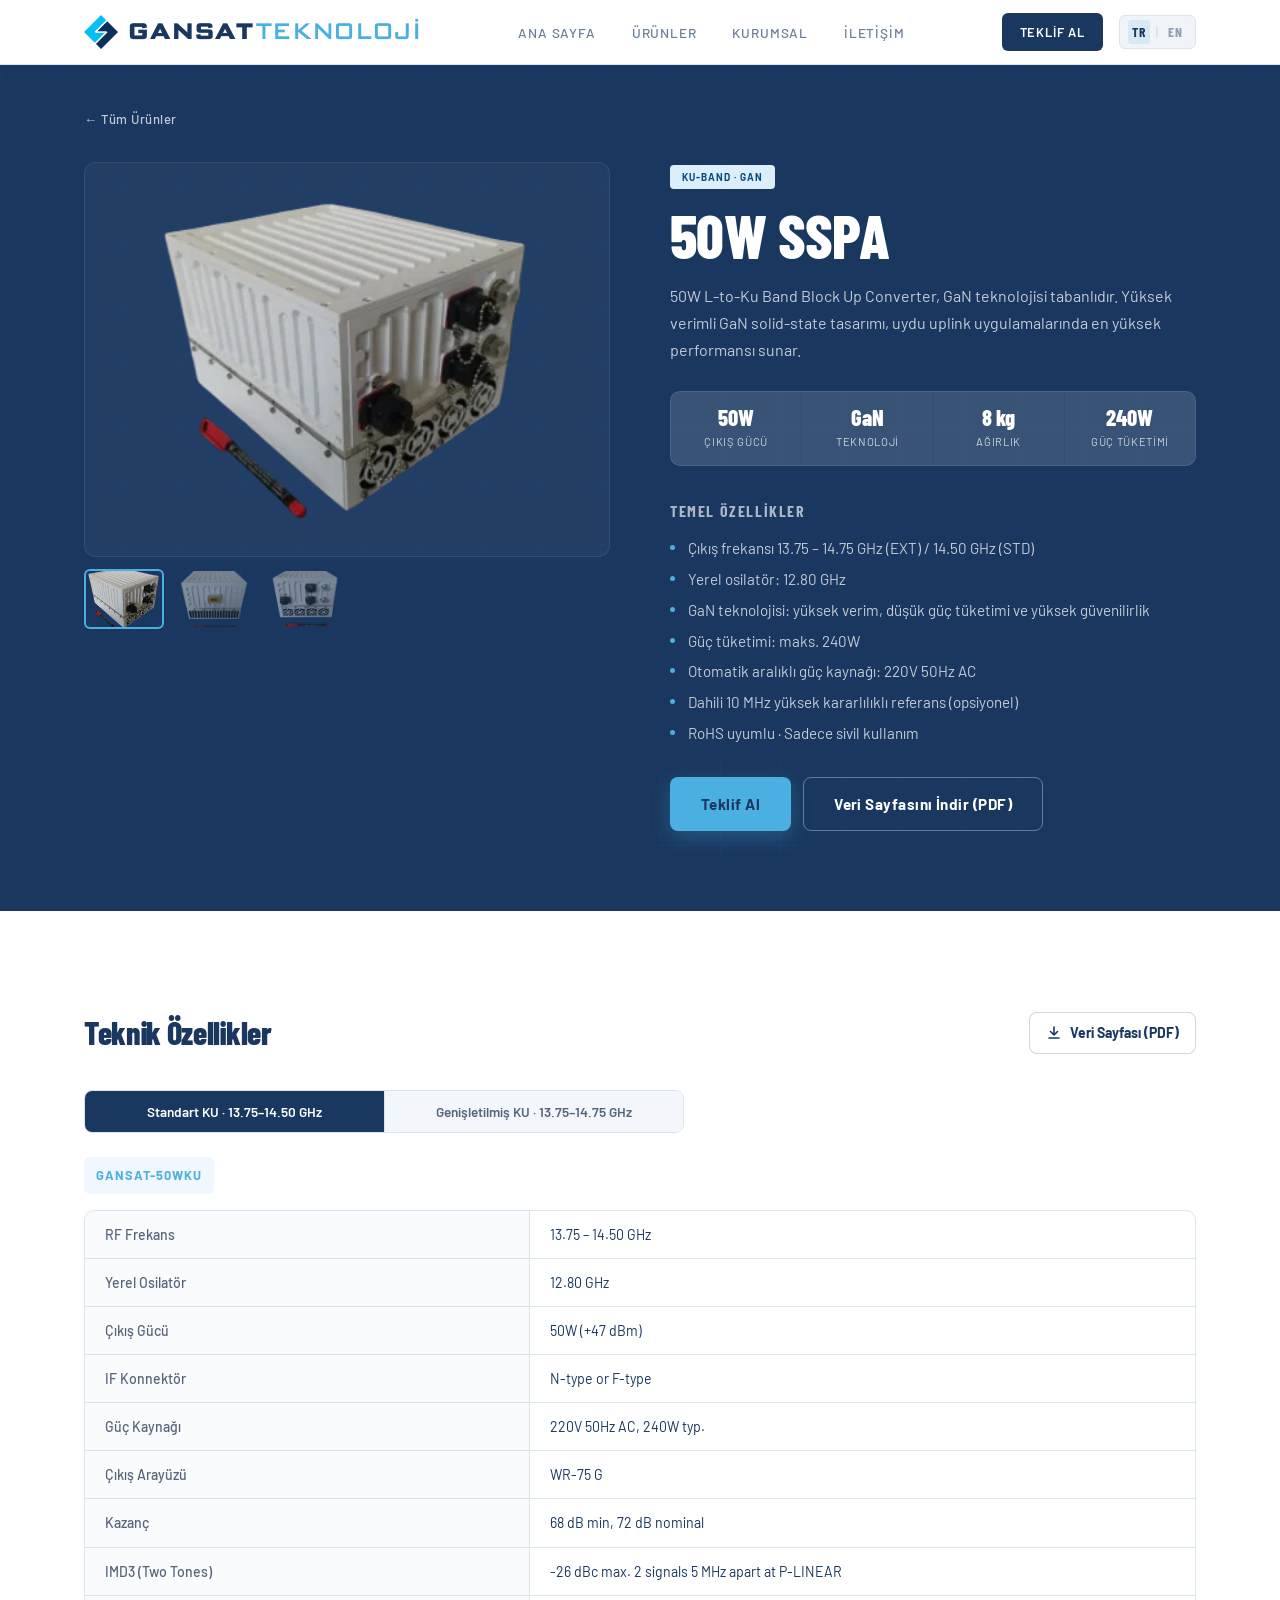
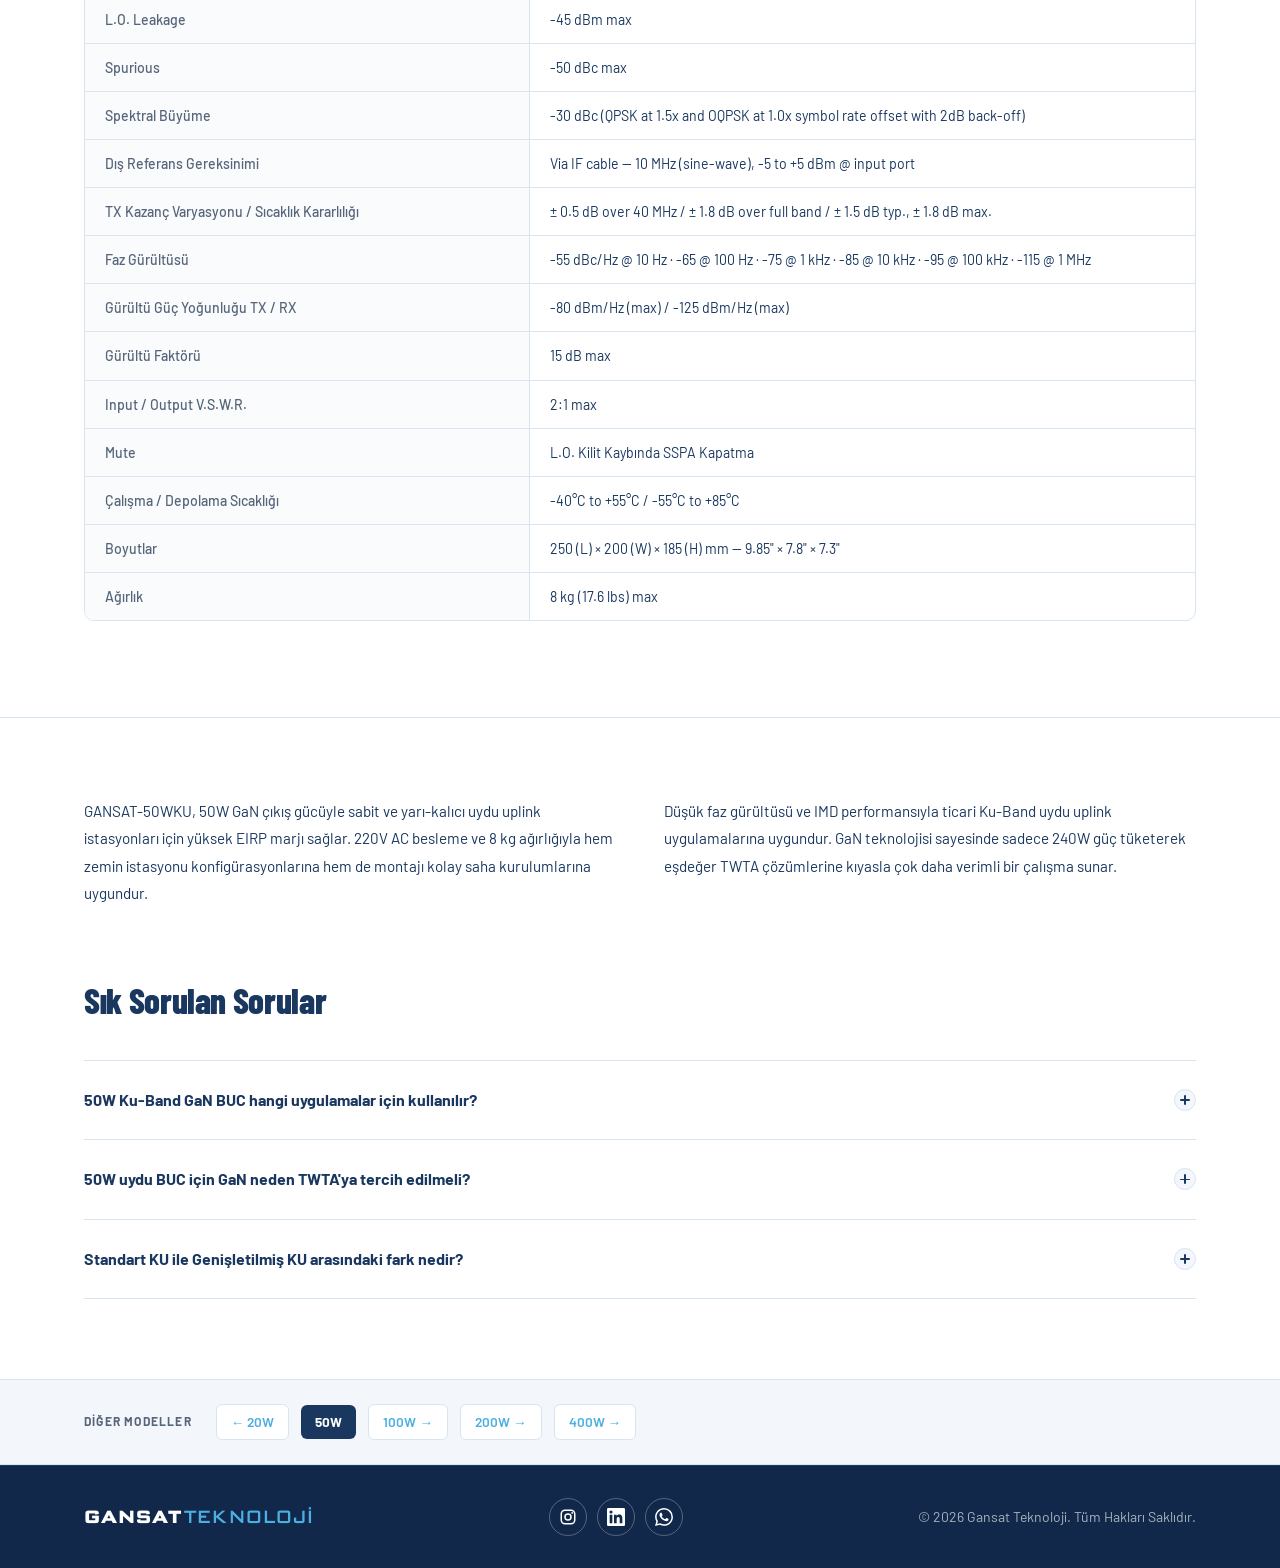
<file: 50w-sspa.html>
<!DOCTYPE html>
<html lang="tr">
<head>
    <meta charset="UTF-8">
    <meta name="viewport" content="width=device-width, initial-scale=1.0">
    <title>50W Ku-Band GaN BUC / SSPA | GANSAT-50WKU | Gansat Teknoloji</title>
    <meta name="description" content="GANSAT-50WKU 50W Ku-Band GaN BUC / SSPA: +47 dBm, 13.75–14.75 GHz. VSAT ve orta ölçekli uydu uplink için yerli üretim.">
    <meta name="keywords" content="50W BUC, 50W SSPA, GANSAT-50WKU, GANSAT-50WEXTKU, Ku-Band BUC, GaN SSPA, Block Up Converter, uydu uplink, yerli SSPA, Gansat Teknoloji">
    <meta name="author" content="Gansat Teknoloji">
    <meta name="robots" content="index, follow, max-image-preview:large">
    <meta name="theme-color" content="#19375F">
    <link rel="canonical" href="https://www.gansat.com.tr/50w-sspa.html">
    <link rel="alternate" hreflang="tr" href="https://www.gansat.com.tr/50w-sspa.html">
    <link rel="alternate" hreflang="en" href="https://www.gansat.com.tr/en/50w-sspa.html">
    <link rel="alternate" hreflang="x-default" href="https://www.gansat.com.tr/en/50w-sspa.html">

    <!-- Open Graph (LinkedIn, WhatsApp, Facebook) -->
    <meta property="og:type" content="product">
    <meta property="og:site_name" content="Gansat Teknoloji">
    <meta property="og:title" content="50W Ku-Band GaN BUC / SSPA | GANSAT-50WKU | Gansat Teknoloji">
    <meta property="og:description" content="GANSAT-50WKU 50W Ku-Band GaN BUC / SSPA: +47 dBm, 13.75–14.75 GHz. VSAT ve orta ölçekli uydu uplink için yerli üretim.">
    <meta property="og:url" content="https://www.gansat.com.tr/50w-sspa.html">
    <meta property="og:image" content="https://www.gansat.com.tr/og-50w.jpg">
    <meta property="og:image:type" content="image/jpeg">
    <meta property="og:image:width" content="1200">
    <meta property="og:image:height" content="630">
    <meta property="og:image:alt" content="GANSAT-50WKU 50W Ku-Band GaN SSPA / BUC">
    <meta property="og:locale" content="tr_TR">
    <meta property="og:locale:alternate" content="en_US">

    <!-- Twitter / X Card -->
    <meta name="twitter:card" content="summary_large_image">
    <meta name="twitter:title" content="50W Ku-Band GaN BUC / SSPA | GANSAT-50WKU | Gansat Teknoloji">
    <meta name="twitter:description" content="GANSAT-50WKU 50W Ku-Band GaN BUC / SSPA: +47 dBm, 13.75–14.75 GHz. VSAT ve orta ölçekli uydu uplink için yerli üretim.">
    <meta name="twitter:image" content="https://www.gansat.com.tr/og-50w.jpg">
    <meta name="twitter:image:alt" content="GANSAT-50WKU 50W Ku-Band GaN SSPA / BUC">

    <script type="application/ld+json">
        {
          "@context": "https://schema.org",
          "@type": "Product",
          "name": "GANSAT-50WKU 50W Ku-Band GaN SSPA / BUC",
          "description": "50W Ku-Band GaN solid-state power amplifier and block up converter for satellite uplink applications. 220V AC powered, 8 kg.",
          "brand": {
            "@type": "Brand",
            "name": "Gansat Teknoloji"
          },
          "manufacturer": {
            "@type": "Organization",
            "name": "Gansat Teknoloji",
            "url": "https://www.gansat.com.tr"
          },
          "category": "Satellite Ground Equipment / SSPA / BUC",
          "url": "https://www.gansat.com.tr/50w-sspa.html",
          "additionalProperty": [
            {
              "@type": "PropertyValue",
              "name": "Output Power",
              "value": "50W (+47 dBm)"
            },
            {
              "@type": "PropertyValue",
              "name": "Frequency Band",
              "value": "13.75–14.75 GHz (Ku-Band)"
            },
            {
              "@type": "PropertyValue",
              "name": "Technology",
              "value": "GaN (Gallium Nitride)"
            },
            {
              "@type": "PropertyValue",
              "name": "Weight",
              "value": "8 kg"
            },
            {
              "@type": "PropertyValue",
              "name": "Power Supply",
              "value": "220V 50Hz AC, 240W"
            }
          ],
          "image": [
            "https://www.gansat.com.tr/50w-1.webp",
            "https://www.gansat.com.tr/og-50w.jpg"
          ],
          "sku": "GANSAT-50WKU",
          "mpn": "GANSAT-50WKU"
        }
    </script>
    <script type="application/ld+json">
        {
          "@context": "https://schema.org",
          "@type": "FAQPage",
          "mainEntity": [
            {
              "@type": "Question",
              "name": "What is a 50W Ku-Band GaN BUC used for?",
              "acceptedAnswer": {
                "@type": "Answer",
                "text": "A 50W Ku-Band GaN BUC is used for fixed and semi-permanent satellite uplink stations including VSAT hubs, teleport ground stations, and broadcast contribution links. It provides higher EIRP margin compared to lower-power units, enabling reliable throughput on smaller antennas."
              }
            },
            {
              "@type": "Question",
              "name": "Why choose GaN over TWTA for a 50W satellite BUC?",
              "acceptedAnswer": {
                "@type": "Answer",
                "text": "GaN solid-state amplifiers offer longer operational life (no vacuum tubes), instant startup with no warm-up time, lower phase noise, and better linearity at back-off compared to TWTAs. The GANSAT-50WKU consumes only 240W for 50W of RF output, significantly more efficient than equivalent TWTA solutions."
              }
            },
            {
              "@type": "Question",
              "name": "What is the difference between Standard KU and Extended KU on the GANSAT-50WKU?",
              "acceptedAnswer": {
                "@type": "Answer",
                "text": "The Standard KU version (GANSAT-50WKU) operates over 13.75–14.50 GHz, while the Extended KU version (GANSAT-50WEXTKU) covers 13.75–14.75 GHz. The extended band is required for operators accessing satellites that use the full Ku uplink allocation."
              }
            }
          ]
        }
    </script>
    <script type="application/ld+json">
        {
          "@context": "https://schema.org",
          "@type": "BreadcrumbList",
          "itemListElement": [
            {
              "@type": "ListItem",
              "position": 1,
              "name": "Ana Sayfa",
              "item": "https://www.gansat.com.tr/"
            },
            {
              "@type": "ListItem",
              "position": 2,
              "name": "Ürünler",
              "item": "https://www.gansat.com.tr/#cozumler"
            },
            {
              "@type": "ListItem",
              "position": 3,
              "name": "50W SSPA",
              "item": "https://www.gansat.com.tr/50w-sspa.html"
            }
          ]
        }
    </script>
    <link rel="preconnect" href="https://fonts.googleapis.com">
    <link rel="preconnect" href="https://fonts.gstatic.com" crossorigin>
    <link href="https://fonts.googleapis.com/css2?family=Barlow+Condensed:wght@400;600;700;800&family=Barlow:wght@300;400;500;600&display=swap" rel="stylesheet">
    <link rel="stylesheet" href="style.css">
    <link rel="stylesheet" href="product.css">
    <link rel="icon" type="image/png" sizes="32x32" href="favicon-32.png">
    <link rel="apple-touch-icon" href="apple-touch-icon.png">
</head>
<body>
    <div class="print-header" aria-hidden="true">
        <img src="logo.webp" alt="" width="40" height="40">
        <div class="print-brand"><strong>GANSAT <span>TEKNOLOJİ</span></strong><em data-tr="Teknik Veri Sayfası" data-en="Technical Datasheet">Teknik Veri Sayfası</em></div>
        <div class="print-contact">www.gansat.com.tr<br>sales@gansat.com.tr · +90 (541) 276 39 46</div>
    </div>
    <header>
        <nav class="container">
            <a href="index.html" class="logo">
                <img src="logo.webp" alt="GANSAT Teknoloji logosu" class="logo-mark" width="34" height="34">GANSAT<span>TEKNOLOJİ</span>
            </a>
            <ul class="nav-links" id="navLinks">
                <li><a href="index.html" data-tr="Ana Sayfa" data-en="Home">Ana Sayfa</a></li>
                <li><a href="index.html#cozumler" data-tr="Ürünler" data-en="Products">Ürünler</a></li>
                <li><a href="index.html#kurumsal" data-tr="Kurumsal" data-en="About">Kurumsal</a></li>
                <li><a href="index.html#iletisim" data-tr="İletişim" data-en="Contact">İletişim</a></li>
            </ul>
            <div class="nav-right">
                <a href="index.html#iletisim" class="nav-cta" data-tr="Teklif Al" data-en="Get a Quote">Teklif Al</a>
                <div class="lang-toggle">
                    <a class="lang-btn active" id="btn-tr" href="#" aria-current="page" lang="tr" hreflang="tr">TR</a>
                    <span class="lang-divider" aria-hidden="true">|</span>
                    <a class="lang-btn" id="btn-en" href="en/50w-sspa.html" lang="en" hreflang="en">EN</a>
                </div>
                <button class="nav-toggle" type="button" aria-label="Menü" aria-expanded="false" aria-controls="navLinks" onclick="toggleNav(this)"><span></span><span></span><span></span></button>
            </div>
        </nav>
    </header>

    <section class="product-hero">
        <div class="container">
            <a href="index.html#cozumler" class="breadcrumb" data-tr="← Tüm Ürünler" data-en="← All Products">← Tüm Ürünler</a>
            <div class="product-hero-grid">
                <div class="product-gallery">
                    <div class="main-img-wrap">
                        <img src="50w-1.webp" alt="GANSAT-50WKU 50W Ku-Band GaN SSPA" id="mainImg" width="299" height="271" fetchpriority="high" onerror="this.style.display='none'">
                    </div>
                    <div class="thumb-row">
                        <img src="50w-1.webp" alt="GANSAT-50WKU 50W Ku-Band GaN SSPA – görsel 1" width="299" height="271" loading="lazy" decoding="async" onclick="switchImg(this)" class="active" onerror="this.style.display='none'">
                        <img src="50w-2.webp" alt="GANSAT-50WKU 50W Ku-Band GaN SSPA – görsel 2" width="331" height="281" loading="lazy" decoding="async" onclick="switchImg(this)" onerror="this.style.display='none'">
                        <img src="50w-3.webp" alt="GANSAT-50WKU 50W Ku-Band GaN SSPA – görsel 3" width="331" height="283" loading="lazy" decoding="async" onclick="switchImg(this)" onerror="this.style.display='none'">
                    </div>
                </div>
                <div class="product-intro">
                    <div class="modal-band-tag ku" style="margin-bottom:16px;">Ku-Band · GaN</div>
                    <h1>50W SSPA</h1>
                    <p class="product-lead" data-tr="50W L-to-Ku Band Block Up Converter, GaN teknolojisi tabanlıdır. Yüksek verimli GaN solid-state tasarımı, uydu uplink uygulamalarında en yüksek performansı sunar." data-en="50W L-to-Ku Band Block Up Converter is based on GaN technology. Its high-efficiency GaN solid-state design provides the highest performance for satellite uplink applications.">50W L-to-Ku Band Block Up Converter, GaN teknolojisi tabanlıdır. Yüksek verimli GaN solid-state tasarımı, uydu uplink uygulamalarında en yüksek performansı sunar.</p>
                    <div class="key-stats">
                        <div class="ks-item"><span class="ks-val">50W</span><span class="ks-label" data-tr="Çıkış Gücü" data-en="Output Power">Çıkış Gücü</span></div>
                        <div class="ks-item"><span class="ks-val">GaN</span><span class="ks-label" data-tr="Teknoloji" data-en="Technology">Teknoloji</span></div>
                        <div class="ks-item"><span class="ks-val">8 kg</span><span class="ks-label" data-tr="Ağırlık" data-en="Weight">Ağırlık</span></div>
                        <div class="ks-item"><span class="ks-val">240W</span><span class="ks-label" data-tr="Güç Tüketimi" data-en="Power Draw">Güç Tüketimi</span></div>
                    </div>
                    <h2 class="features-title" data-tr="Temel Özellikler" data-en="Key Features">Temel Özellikler</h2>
                    <ul class="feature-list">
                        <li data-tr="Çıkış frekansı 13.75 – 14.75 GHz (EXT) / 14.50 GHz (STD)" data-en="Output frequency 13.75 – 14.75 GHz (EXT) / 14.50 GHz (STD)">Çıkış frekansı 13.75 – 14.75 GHz (EXT) / 14.50 GHz (STD)</li>
                        <li data-tr="Yerel osilatör: 12.80 GHz" data-en="Local oscillator: 12.80 GHz">Yerel osilatör: 12.80 GHz</li>
                        <li data-tr="GaN teknolojisi: yüksek verim, düşük güç tüketimi ve yüksek güvenilirlik" data-en="GaN technology: high efficiency, low power consumption and high reliability">GaN teknolojisi: yüksek verim, düşük güç tüketimi ve yüksek güvenilirlik</li>
                        <li data-tr="Güç tüketimi: maks. 240W" data-en="Power consumption: 240W max.">Güç tüketimi: maks. 240W</li>
                        <li data-tr="Otomatik aralıklı güç kaynağı: 220V 50Hz AC" data-en="Auto-ranging power supply: 220V 50Hz AC">Otomatik aralıklı güç kaynağı: 220V 50Hz AC</li>
                        <li data-tr="Dahili 10 MHz yüksek kararlılıklı referans (opsiyonel)" data-en="Internal high-stability 10 MHz reference (optional)">Dahili 10 MHz yüksek kararlılıklı referans (opsiyonel)</li>
                        <li data-tr="RoHS uyumlu · Sadece sivil kullanım" data-en="RoHS compliant · For civil use only">RoHS uyumlu · Sadece sivil kullanım</li>
                    </ul>
                    <div class="product-actions">
                        <a href="index.html#iletisim" class="btn-primary" data-tr="Teklif Al" data-en="Request a Quote">Teklif Al</a>
                        <a class="btn-secondary datasheet-link" href="datasheets/gansat-50wku-datasheet-tr.pdf" data-pdf-tr="datasheets/gansat-50wku-datasheet-tr.pdf" data-pdf-en="datasheets/gansat-50wku-datasheet-en.pdf" download data-tr="Veri Sayfasını İndir (PDF)" data-en="Download Datasheet (PDF)">Veri Sayfasını İndir (PDF)</a>
                    </div>
                </div>
            </div>
        </div>
    </section>

    <section class="specs-section" id="teknik">
        <div class="container">
            <div class="specs-head">
                <h2 class="specs-title" data-tr="Teknik Özellikler" data-en="Technical Specifications">Teknik Özellikler</h2>
                <a class="specs-download datasheet-link" href="datasheets/gansat-50wku-datasheet-tr.pdf" data-pdf-tr="datasheets/gansat-50wku-datasheet-tr.pdf" data-pdf-en="datasheets/gansat-50wku-datasheet-en.pdf" download><svg width="16" height="16" viewBox="0 0 16 16" fill="none" aria-hidden="true"><path d="M8 2v8M4.5 6.5 8 10l3.5-3.5M3 13h10" stroke="currentColor" stroke-width="1.6" stroke-linecap="round" stroke-linejoin="round"/></svg><span data-tr="Veri Sayfası (PDF)" data-en="Datasheet (PDF)">Veri Sayfası (PDF)</span></a>
            </div>
            <div class="version-tabs">
                <button class="vtab active" onclick="switchVersion(this,'v50ku')" data-tr="Standart KU · 13.75–14.50 GHz" data-en="Standard KU · 13.75–14.50 GHz">Standart KU · 13.75–14.50 GHz</button>
                <button class="vtab" onclick="switchVersion(this,'v50extku')" data-tr="Genişletilmiş KU · 13.75–14.75 GHz" data-en="Extended KU · 13.75–14.75 GHz">Genişletilmiş KU · 13.75–14.75 GHz</button>
            </div>
            <div id="v50ku" class="version-content active">
                <p class="version-model">GANSAT-50WKU</p>
                <div class="specs-table-wrap"><table class="specs-table"><tbody>
                    <tr><td data-tr="RF Frekans" data-en="RF Frequency">RF Frekans</td><td>13.75 – 14.50 GHz</td></tr>
                    <tr><td data-tr="Yerel Osilatör" data-en="Local Oscillator">Yerel Osilatör</td><td>12.80 GHz</td></tr>
                    <tr><td data-tr="Çıkış Gücü" data-en="Output Power">Çıkış Gücü</td><td>50W (+47 dBm)</td></tr>
                    <tr><td data-tr="IF Konnektör" data-en="IF Connector">IF Konnektör</td><td>N-type or F-type</td></tr>
                    <tr><td data-tr="Güç Kaynağı" data-en="Power Supply">Güç Kaynağı</td><td>220V 50Hz AC, 240W typ.</td></tr>
                    <tr><td data-tr="Çıkış Arayüzü" data-en="Output Interface">Çıkış Arayüzü</td><td>WR-75 G</td></tr>
                    <tr><td data-tr="Kazanç" data-en="Gain">Kazanç</td><td>68 dB min, 72 dB nominal</td></tr>
                    <tr><td>IMD3 (Two Tones)</td><td>-26 dBc max. 2 signals 5 MHz apart at P-LINEAR</td></tr>
                    <tr><td>L.O. Leakage</td><td>-45 dBm max</td></tr>
                    <tr><td>Spurious</td><td>-50 dBc max</td></tr>
                    <tr><td data-tr="Spektral Büyüme" data-en="Spectral Regrowth">Spektral Büyüme</td><td>-30 dBc (QPSK at 1.5x and OQPSK at 1.0x symbol rate offset with 2dB back-off)</td></tr>
                    <tr><td data-tr="Dış Referans Gereksinimi" data-en="External Reference Requirement">Dış Referans Gereksinimi</td><td>Via IF cable — 10 MHz (sine-wave), -5 to +5 dBm @ input port</td></tr>
                    <tr><td data-tr="TX Kazanç Varyasyonu / Sıcaklık Kararlılığı" data-en="TX Gain Variation / Temperature Stability">TX Kazanç Varyasyonu / Sıcaklık Kararlılığı</td><td>± 0.5 dB over 40 MHz / ± 1.8 dB over full band / ± 1.5 dB typ., ± 1.8 dB max.</td></tr>
                    <tr><td data-tr="Faz Gürültüsü" data-en="Phase Noise">Faz Gürültüsü</td><td>-55 dBc/Hz @ 10 Hz · -65 @ 100 Hz · -75 @ 1 kHz · -85 @ 10 kHz · -95 @ 100 kHz · -115 @ 1 MHz</td></tr>
                    <tr><td data-tr="Gürültü Güç Yoğunluğu TX / RX" data-en="Noise Power Density TX / RX">Gürültü Güç Yoğunluğu TX / RX</td><td>-80 dBm/Hz (max) / -125 dBm/Hz (max)</td></tr>
                    <tr><td data-tr="Gürültü Faktörü" data-en="Noise Figure">Gürültü Faktörü</td><td>15 dB max</td></tr>
                    <tr><td>Input / Output V.S.W.R.</td><td>2:1 max</td></tr>
                    <tr><td>Mute</td><td data-tr="L.O. Kilit Kaybında SSPA Kapatma" data-en="SSPA Shutdown on L.O. Unlock">L.O. Kilit Kaybında SSPA Kapatma</td></tr>
                    <tr><td data-tr="Çalışma / Depolama Sıcaklığı" data-en="Operating / Storage Temperature">Çalışma / Depolama Sıcaklığı</td><td>-40°C to +55°C / -55°C to +85°C</td></tr>
                    <tr><td data-tr="Boyutlar" data-en="Dimensions">Boyutlar</td><td>250 (L) × 200 (W) × 185 (H) mm — 9.85" × 7.8" × 7.3"</td></tr>
                    <tr><td data-tr="Ağırlık" data-en="Weight">Ağırlık</td><td>8 kg (17.6 lbs) max</td></tr>
                </tbody></table></div>
            </div>
            <div id="v50extku" class="version-content">
                <p class="version-model">GANSAT-50WEXTKU</p>
                <div class="specs-table-wrap"><table class="specs-table"><tbody>
                    <tr><td data-tr="RF Frekans" data-en="RF Frequency">RF Frekans</td><td>13.75 – 14.75 GHz</td></tr>
                    <tr><td data-tr="Yerel Osilatör" data-en="Local Oscillator">Yerel Osilatör</td><td>12.80 GHz</td></tr>
                    <tr><td data-tr="Çıkış Gücü" data-en="Output Power">Çıkış Gücü</td><td>50W (+47 dBm)</td></tr>
                    <tr><td data-tr="IF Konnektör" data-en="IF Connector">IF Konnektör</td><td>N-type or F-type</td></tr>
                    <tr><td data-tr="Güç Kaynağı" data-en="Power Supply">Güç Kaynağı</td><td>220V 50Hz AC, 240W typ.</td></tr>
                    <tr><td data-tr="Çıkış Arayüzü" data-en="Output Interface">Çıkış Arayüzü</td><td>WR-75 G</td></tr>
                    <tr><td data-tr="Kazanç" data-en="Gain">Kazanç</td><td>68 dB min, 72 dB nominal</td></tr>
                    <tr><td>IMD3 (Two Tones)</td><td>-26 dBc max. 2 signals 5 MHz apart at P-LINEAR</td></tr>
                    <tr><td>L.O. Leakage</td><td>-45 dBm max</td></tr>
                    <tr><td>Spurious</td><td>-50 dBc max</td></tr>
                    <tr><td data-tr="Spektral Büyüme" data-en="Spectral Regrowth">Spektral Büyüme</td><td>-30 dBc (QPSK at 1.5x and OQPSK at 1.0x symbol rate offset with 2dB back-off)</td></tr>
                    <tr><td data-tr="Dış Referans Gereksinimi" data-en="External Reference Requirement">Dış Referans Gereksinimi</td><td>Via IF cable — 10 MHz (sine-wave), -5 to +5 dBm @ input port</td></tr>
                    <tr><td data-tr="TX Kazanç Varyasyonu / Sıcaklık Kararlılığı" data-en="TX Gain Variation / Temperature Stability">TX Kazanç Varyasyonu / Sıcaklık Kararlılığı</td><td>± 0.5 dB over 40 MHz / ± 1.8 dB over full band / ± 1.5 dB typ., ± 1.8 dB max.</td></tr>
                    <tr><td data-tr="Faz Gürültüsü" data-en="Phase Noise">Faz Gürültüsü</td><td>-55 dBc/Hz @ 10 Hz · -65 @ 100 Hz · -75 @ 1 kHz · -85 @ 10 kHz · -95 @ 100 kHz · -115 @ 1 MHz</td></tr>
                    <tr><td data-tr="Gürültü Güç Yoğunluğu TX / RX" data-en="Noise Power Density TX / RX">Gürültü Güç Yoğunluğu TX / RX</td><td>-80 dBm/Hz (max) / -125 dBm/Hz (max)</td></tr>
                    <tr><td data-tr="Gürültü Faktörü" data-en="Noise Figure">Gürültü Faktörü</td><td>15 dB max</td></tr>
                    <tr><td>Input / Output V.S.W.R.</td><td>2:1 max</td></tr>
                    <tr><td>Mute</td><td data-tr="L.O. Kilit Kaybında SSPA Kapatma" data-en="SSPA Shutdown on L.O. Unlock">L.O. Kilit Kaybında SSPA Kapatma</td></tr>
                    <tr><td data-tr="Çalışma / Depolama Sıcaklığı" data-en="Operating / Storage Temperature">Çalışma / Depolama Sıcaklığı</td><td>-40°C to +55°C / -55°C to +85°C</td></tr>
                    <tr><td data-tr="Boyutlar" data-en="Dimensions">Boyutlar</td><td>250 (L) × 200 (W) × 185 (H) mm — 9.85" × 7.8" × 7.3"</td></tr>
                    <tr><td data-tr="Ağırlık" data-en="Weight">Ağırlık</td><td>8 kg (17.6 lbs) max</td></tr>
                </tbody></table></div>
            </div>
        </div>
    </section>

    <section class="product-description-section">
        <div class="container">
            <div class="product-description">
                <p data-tr="GANSAT-50WKU, 50W GaN çıkış gücüyle sabit ve yarı-kalıcı uydu uplink istasyonları için yüksek EIRP marjı sağlar. 220V AC besleme ve 8 kg ağırlığıyla hem zemin istasyonu konfigürasyonlarına hem de montajı kolay saha kurulumlarına uygundur." data-en="The GANSAT-50WKU delivers 50W of GaN RF output power for fixed and semi-permanent satellite uplink stations, providing high EIRP margin for reliable throughput. With 220V AC power and 8 kg weight, it suits both ground station configurations and straightforward field installations.">GANSAT-50WKU, 50W GaN çıkış gücüyle sabit ve yarı-kalıcı uydu uplink istasyonları için yüksek EIRP marjı sağlar. 220V AC besleme ve 8 kg ağırlığıyla hem zemin istasyonu konfigürasyonlarına hem de montajı kolay saha kurulumlarına uygundur.</p>
                <p data-tr="Düşük faz gürültüsü ve IMD performansıyla ticari Ku-Band uydu uplink uygulamalarına uygundur. GaN teknolojisi sayesinde sadece 240W güç tüketerek eşdeğer TWTA çözümlerine kıyasla çok daha verimli bir çalışma sunar." data-en="Low phase noise and IMD performance make it well suited to commercial Ku-Band satellite uplink applications. Thanks to GaN technology, the unit consumes only 240W of AC power — significantly more efficient than equivalent TWTA solutions.">Düşük faz gürültüsü ve IMD performansıyla ticari Ku-Band uydu uplink uygulamalarına uygundur. GaN teknolojisi sayesinde sadece 240W güç tüketerek eşdeğer TWTA çözümlerine kıyasla çok daha verimli bir çalışma sunar.</p>
            </div>
            <div class="product-faq">
                <h2 data-tr="Sık Sorulan Sorular" data-en="Frequently Asked Questions">Sık Sorulan Sorular</h2>
                <div class="faq-item">
                    <h3>
                        <button class="faq-toggle" aria-expanded="false" onclick="toggleFaq(this)">
                            <span class="faq-toggle-text" data-tr="50W Ku-Band GaN BUC hangi uygulamalar için kullanılır?" data-en="What applications is a 50W Ku-Band GaN BUC used for?">50W Ku-Band GaN BUC hangi uygulamalar için kullanılır?</span>
                            <span class="faq-icon"></span>
                        </button>
                    </h3>
                    <div class="faq-answer">
                        <p data-tr="50W Ku-Band BUC; VSAT hub istasyonları, teleport zemin istasyonları ve yayıncılık katkı bağlantıları için kullanılır. Daha düşük güçlü ünitelere kıyasla daha yüksek EIRP marjı sunarak küçük antenlerle bile güvenilir veri aktarımına olanak tanır." data-en="A 50W Ku-Band BUC is used for VSAT hub stations, teleport ground stations, and broadcast contribution links. It provides higher EIRP margin than lower-power units, enabling reliable throughput even on smaller antennas.">50W Ku-Band BUC; VSAT hub istasyonları, teleport zemin istasyonları ve yayıncılık katkı bağlantıları için kullanılır. Daha düşük güçlü ünitelere kıyasla daha yüksek EIRP marjı sunarak küçük antenlerle bile güvenilir veri aktarımına olanak tanır.</p>
                    </div>
                </div>
                <div class="faq-item">
                    <h3>
                        <button class="faq-toggle" aria-expanded="false" onclick="toggleFaq(this)">
                            <span class="faq-toggle-text" data-tr="50W uydu BUC için GaN neden TWTA'ya tercih edilmeli?" data-en="Why choose GaN over TWTA for a 50W satellite BUC?">50W uydu BUC için GaN neden TWTA'ya tercih edilmeli?</span>
                            <span class="faq-icon"></span>
                        </button>
                    </h3>
                    <div class="faq-answer">
                        <p data-tr="GaN solid-state amplifikatörler; vakum tüpü gerektirmez, anında başlar (ısınma süresi yok), daha düşük faz gürültüsü ve geri çekilmede daha iyi doğrusallık sunar. GANSAT-50WKU, 50W RF çıkış için yalnızca 240W güç tüketir — eşdeğer TWTA çözümlerine göre belirgin biçimde daha verimlidir." data-en="GaN solid-state amplifiers require no vacuum tubes, start instantly with no warm-up, offer lower phase noise, and provide better linearity at back-off. The GANSAT-50WKU consumes only 240W for 50W of RF output — significantly more efficient than equivalent TWTA solutions.">GaN solid-state amplifikatörler; vakum tüpü gerektirmez, anında başlar (ısınma süresi yok), daha düşük faz gürültüsü ve geri çekilmede daha iyi doğrusallık sunar. GANSAT-50WKU, 50W RF çıkış için yalnızca 240W güç tüketir — eşdeğer TWTA çözümlerine göre belirgin biçimde daha verimlidir.</p>
                    </div>
                </div>
                <div class="faq-item">
                    <h3>
                        <button class="faq-toggle" aria-expanded="false" onclick="toggleFaq(this)">
                            <span class="faq-toggle-text" data-tr="Standart KU ile Genişletilmiş KU arasındaki fark nedir?" data-en="What is the difference between Standard KU and Extended KU?">Standart KU ile Genişletilmiş KU arasındaki fark nedir?</span>
                            <span class="faq-icon"></span>
                        </button>
                    </h3>
                    <div class="faq-answer">
                        <p data-tr="Standart KU (GANSAT-50WKU) 13,75–14,50 GHz aralığını kapsarken, Genişletilmiş KU (GANSAT-50WEXTKU) 13,75–14,75 GHz'e kadar çıkar. Genişletilmiş bant, tam Ku uplink tahsisini kullanan uydulara erişen operatörler için gereklidir." data-en="The Standard KU version (GANSAT-50WKU) covers 13.75–14.50 GHz, while the Extended KU version (GANSAT-50WEXTKU) covers 13.75–14.75 GHz. The extended band is required for operators accessing satellites that use the full Ku uplink allocation.">Standart KU (GANSAT-50WKU) 13,75–14,50 GHz aralığını kapsarken, Genişletilmiş KU (GANSAT-50WEXTKU) 13,75–14,75 GHz'e kadar çıkar. Genişletilmiş bant, tam Ku uplink tahsisini kullanan uydulara erişen operatörler için gereklidir.</p>
                    </div>
                </div>
            </div>
        </div>
    </section>

    <section class="product-nav-section">
        <div class="container product-nav">
            <span class="pnav-label" data-tr="Diğer Modeller" data-en="Other Models">Diğer Modeller</span>
            <div class="pnav-links">
                <a href="20w-sspa.html">← 20W</a>
                <span class="pnav-current">50W</span>
                <a href="100w-sspa.html">100W →</a>
                <a href="200w-sspa.html">200W →</a>
                <a href="400w-sspa.html">400W →</a>
            </div>
        </div>
    </section>

    <footer>
        <div class="container footer-inner">
            <div class="logo" style="font-size:1.1rem;">GANSAT<span>TEKNOLOJİ</span></div>
            <div class="social-links">
                <a href="https://www.instagram.com/gansatteknoloji/" target="_blank" rel="noopener" aria-label="Instagram: @gansatteknoloji"><svg width="18" height="18" viewBox="0 0 24 24" fill="none" stroke="currentColor" stroke-width="2" aria-hidden="true"><rect x="3" y="3" width="18" height="18" rx="5"/><circle cx="12" cy="12" r="4"/><circle cx="17.5" cy="6.5" r="1.2" fill="currentColor" stroke="none"/></svg></a>
                <a href="https://www.linkedin.com/company/gansat-teknoloji/" target="_blank" rel="noopener" aria-label="LinkedIn: Gansat Teknoloji"><svg width="18" height="18" viewBox="0 0 24 24" fill="currentColor" aria-hidden="true"><path d="M20.447 20.452h-3.554v-5.569c0-1.328-.027-3.037-1.852-3.037-1.853 0-2.136 1.445-2.136 2.939v5.667H9.351V9h3.414v1.561h.046c.477-.9 1.637-1.85 3.37-1.85 3.601 0 4.267 2.37 4.267 5.455v6.286zM5.337 7.433a2.062 2.062 0 1 1 0-4.125 2.062 2.062 0 0 1 0 4.125zM7.119 20.452H3.555V9h3.564v11.452zM22.225 0H1.771C.792 0 0 .774 0 1.729v20.542C0 23.227.792 24 1.771 24h20.451C23.2 24 24 23.227 24 22.271V1.729C24 .774 23.2 0 22.222 0h.003z"/></svg></a>
                <a href="https://wa.me/905412763946" target="_blank" rel="noopener" aria-label="WhatsApp: +90 541 276 39 46"><svg width="18" height="18" viewBox="0 0 24 24" fill="currentColor" aria-hidden="true"><path d="M17.472 14.382c-.297-.149-1.758-.867-2.03-.967-.273-.099-.471-.148-.67.15-.197.297-.767.966-.94 1.164-.173.199-.347.223-.644.075-.297-.15-1.255-.463-2.39-1.475-.883-.788-1.48-1.761-1.653-2.059-.173-.297-.018-.458.13-.606.134-.133.298-.347.446-.52.149-.174.198-.298.298-.497.099-.198.05-.371-.025-.52-.075-.149-.669-1.612-.916-2.207-.242-.579-.487-.5-.669-.51-.173-.008-.371-.01-.57-.01-.198 0-.52.074-.792.372-.272.297-1.04 1.016-1.04 2.479 0 1.462 1.065 2.875 1.213 3.074.149.198 2.096 3.2 5.077 4.487.709.306 1.262.489 1.694.625.712.227 1.36.195 1.871.118.571-.085 1.758-.719 2.006-1.413.248-.694.248-1.289.173-1.413-.074-.124-.272-.198-.57-.347m-5.421 7.403h-.004a9.87 9.87 0 0 1-5.031-1.378l-.361-.214-3.741.982.998-3.648-.235-.374a9.86 9.86 0 0 1-1.51-5.26c.001-5.45 4.436-9.884 9.888-9.884 2.64 0 5.122 1.03 6.988 2.898a9.825 9.825 0 0 1 2.893 6.994c-.003 5.45-4.437 9.884-9.885 9.884m8.413-18.297A11.815 11.815 0 0 0 12.05 0C5.495 0 .16 5.335.157 11.892c0 2.096.547 4.142 1.588 5.945L.057 24l6.305-1.654a11.882 11.882 0 0 0 5.683 1.448h.005c6.554 0 11.89-5.335 11.893-11.893a11.821 11.821 0 0 0-3.48-8.413z"/></svg></a>
            </div>
            <p>&copy; 2026 Gansat Teknoloji. <span data-tr="Tüm Hakları Saklıdır." data-en="All Rights Reserved.">Tüm Hakları Saklıdır.</span></p>
        </div>
    </footer>
    <script>
        function switchImg(el) { document.getElementById('mainImg').src = el.src; document.querySelectorAll('.thumb-row img').forEach(i => i.classList.remove('active')); el.classList.add('active'); }
        function switchVersion(btn, id) { document.querySelectorAll('.vtab').forEach(t => t.classList.remove('active')); document.querySelectorAll('.version-content').forEach(c => c.style.display = 'none'); btn.classList.add('active'); document.getElementById(id).style.display = 'block'; }
        document.addEventListener('DOMContentLoaded', function() { document.querySelectorAll('.version-content').forEach(function(el) { el.style.display = 'none'; }); var a = document.querySelector('.version-content.active'); if (a) a.style.display = 'block'; });
        function toggleFaq(btn) { var expanded = btn.getAttribute("aria-expanded") === "true"; btn.setAttribute("aria-expanded", String(!expanded)); var answer = btn.closest(".faq-item").querySelector(".faq-answer"); answer.classList.toggle("open", !expanded); }
        /* Mobil menü */
        function toggleNav(btn) {
            var open = btn.closest('nav').classList.toggle('nav-open');
            btn.setAttribute('aria-expanded', String(open));
        }
        document.querySelectorAll('.nav-links a').forEach(function(a) {
            a.addEventListener('click', function() {
                var nav = a.closest('nav'); nav.classList.remove('nav-open');
                nav.querySelector('.nav-toggle').setAttribute('aria-expanded', 'false');
            });
        });
        function setLang(lang) { document.documentElement.lang = lang; document.querySelectorAll('[data-tr]').forEach(el => { const t = el.getAttribute('data-' + lang); if (t) el.innerHTML = t; }); document.querySelectorAll('.datasheet-link').forEach(function(a) { a.href = a.getAttribute('data-pdf-' + lang); }); document.getElementById('btn-tr').classList.toggle('active', lang === 'tr'); document.getElementById('btn-en').classList.toggle('active', lang === 'en'); }
    </script>
</body>
</html>
</file>
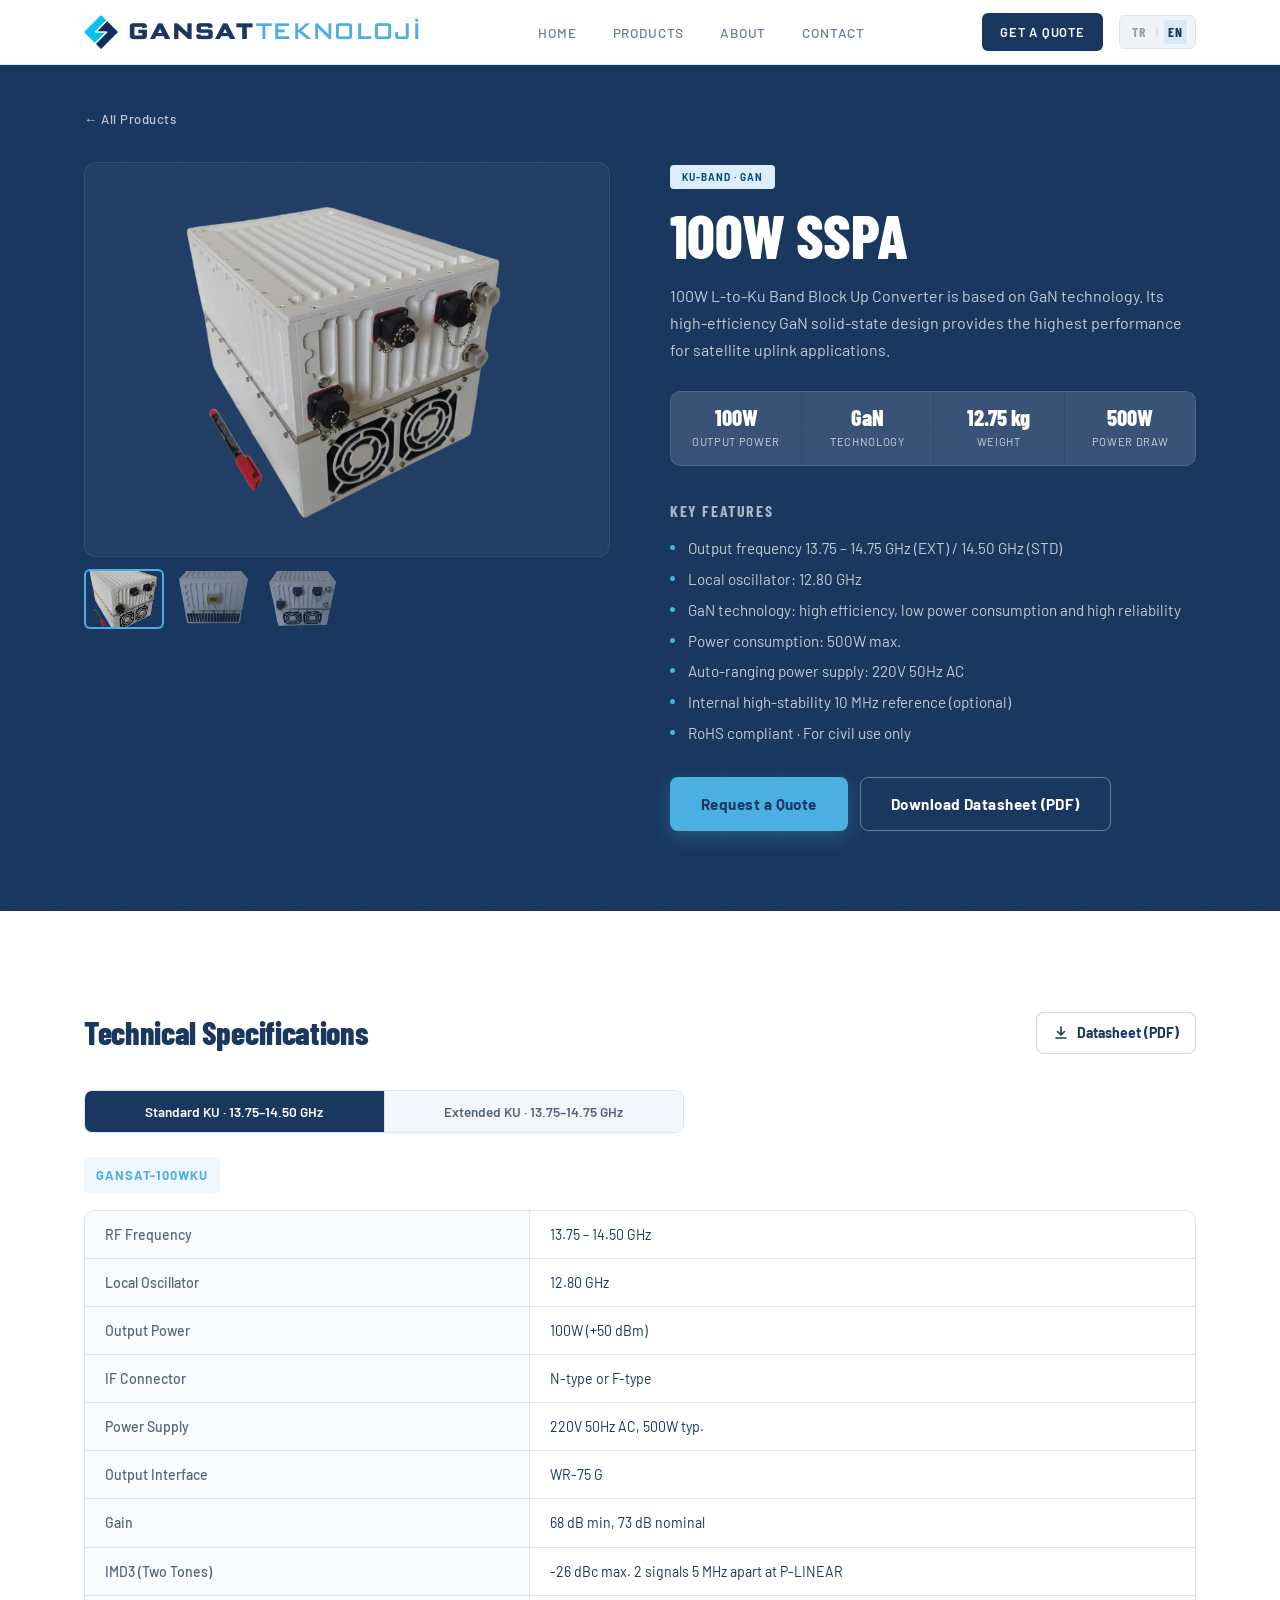
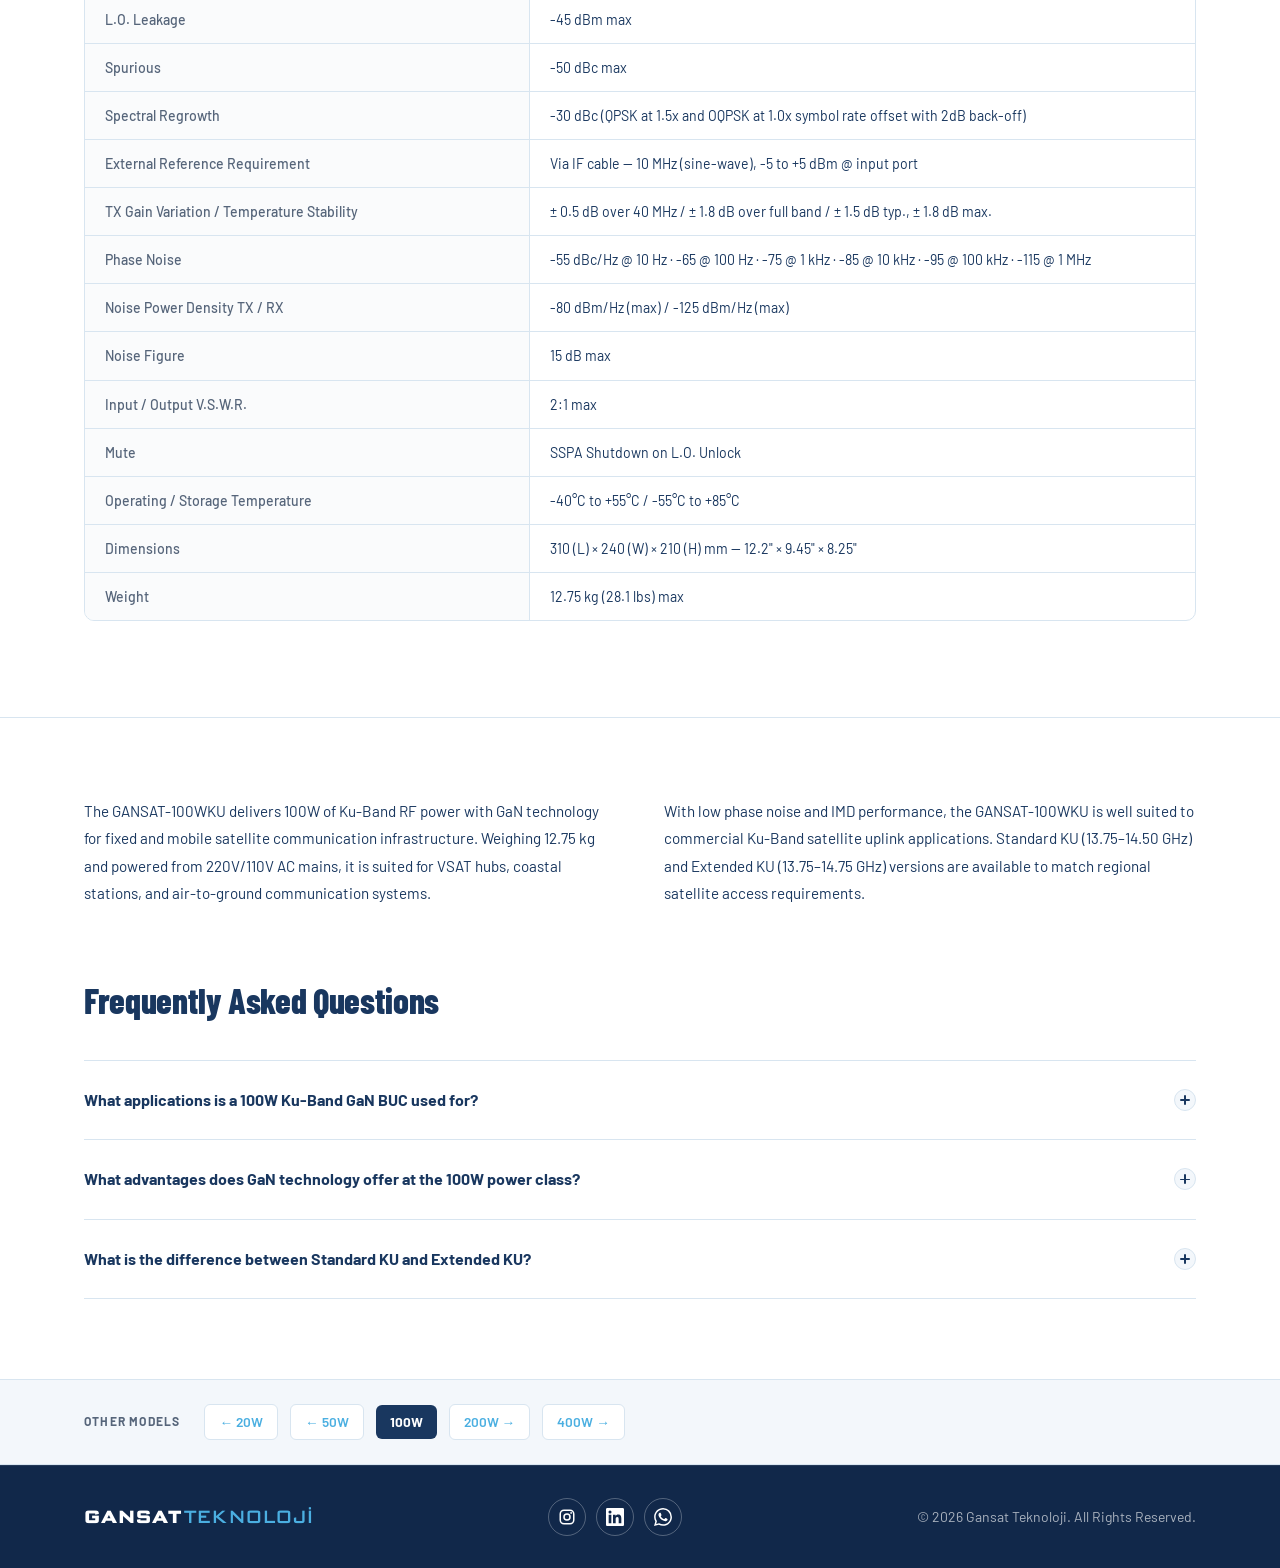
<file: en/100w-sspa.html>
<!DOCTYPE html>
<html lang="en">
<head>
    <meta charset="UTF-8">
    <meta name="viewport" content="width=device-width, initial-scale=1.0">
    <title>100W Ku-Band GaN BUC / SSPA | GANSAT-100WKU | Gansat Teknoloji</title>
    <meta name="description" content="GANSAT-100WKU 100W Ku-Band GaN BUC / SSPA: +50 dBm, 13.75–14.75 GHz. Domestically manufactured in Türkiye for VSAT, SNG and fixed satellite uplink.">
    <meta name="keywords" content="100W BUC, 100W SSPA, GANSAT-100WKU, GANSAT-100WEXTKU, Ku-Band BUC, GaN SSPA, Block Up Converter, satellite uplink, Gansat Teknoloji">
    <meta name="author" content="Gansat Teknoloji">
    <meta name="robots" content="index, follow, max-image-preview:large">
    <meta name="theme-color" content="#19375F">
    <link rel="canonical" href="https://www.gansat.com.tr/en/100w-sspa.html">
    <link rel="alternate" hreflang="tr" href="https://www.gansat.com.tr/100w-sspa.html">
    <link rel="alternate" hreflang="en" href="https://www.gansat.com.tr/en/100w-sspa.html">
    <link rel="alternate" hreflang="x-default" href="https://www.gansat.com.tr/en/100w-sspa.html">

    <!-- Open Graph (LinkedIn, WhatsApp, Facebook) -->
    <meta property="og:type" content="product">
    <meta property="og:site_name" content="Gansat Teknoloji">
    <meta property="og:title" content="100W Ku-Band GaN BUC / SSPA | GANSAT-100WKU | Gansat Teknoloji">
    <meta property="og:description" content="GANSAT-100WKU 100W Ku-Band GaN BUC / SSPA: +50 dBm, 13.75–14.75 GHz. Domestically manufactured in Türkiye for VSAT, SNG and fixed satellite uplink.">
    <meta property="og:url" content="https://www.gansat.com.tr/en/100w-sspa.html">
    <meta property="og:image" content="https://www.gansat.com.tr/og-100w.jpg">
    <meta property="og:image:type" content="image/jpeg">
    <meta property="og:image:width" content="1200">
    <meta property="og:image:height" content="630">
    <meta property="og:image:alt" content="GANSAT-100WKU 100W Ku-Band GaN SSPA / BUC">
    <meta property="og:locale" content="en_US">
    <meta property="og:locale:alternate" content="tr_TR">

    <!-- Twitter / X Card -->
    <meta name="twitter:card" content="summary_large_image">
    <meta name="twitter:title" content="100W Ku-Band GaN BUC / SSPA | GANSAT-100WKU | Gansat Teknoloji">
    <meta name="twitter:description" content="GANSAT-100WKU 100W Ku-Band GaN BUC / SSPA: +50 dBm, 13.75–14.75 GHz. Domestically manufactured in Türkiye for VSAT, SNG and fixed satellite uplink.">
    <meta name="twitter:image" content="https://www.gansat.com.tr/og-100w.jpg">
    <meta name="twitter:image:alt" content="GANSAT-100WKU 100W Ku-Band GaN SSPA / BUC">

    <script type="application/ld+json">
        {
          "@context": "https://schema.org",
          "@type": "BreadcrumbList",
          "itemListElement": [
            {
              "@type": "ListItem",
              "position": 1,
              "name": "Home",
              "item": "https://www.gansat.com.tr/en/"
            },
            {
              "@type": "ListItem",
              "position": 2,
              "name": "Products",
              "item": "https://www.gansat.com.tr/en/#cozumler"
            },
            {
              "@type": "ListItem",
              "position": 3,
              "name": "100W SSPA",
              "item": "https://www.gansat.com.tr/en/100w-sspa.html"
            }
          ]
        }
    </script>
    <link rel="preconnect" href="https://fonts.googleapis.com">
    <link rel="preconnect" href="https://fonts.gstatic.com" crossorigin>
    <link href="https://fonts.googleapis.com/css2?family=Barlow+Condensed:wght@400;600;700;800&family=Barlow:wght@300;400;500;600&display=swap" rel="stylesheet">
    <link rel="stylesheet" href="../style.css">
    <link rel="stylesheet" href="../product.css">
    <link rel="icon" type="image/png" sizes="32x32" href="../favicon-32.png">
    <link rel="apple-touch-icon" href="../apple-touch-icon.png">
    <!-- Schema.org Product + FAQPage JSON-LD -->
    <script type="application/ld+json">
        {
          "@context": "https://schema.org",
          "@graph": [
            {
              "@type": "Product",
              "name": "GANSAT-100WKU — 100W Ku-Band GaN BUC / SSPA",
              "description": "100W Ku-Band GaN Solid-State Power Amplifier / Block Up Converter. 13.75–14.75 GHz, +50 dBm P1dB.",
              "brand": {
                "@type": "Brand",
                "name": "Gansat Teknoloji"
              },
              "manufacturer": {
                "@type": "Organization",
                "name": "Gansat Teknoloji",
                "address": {
                  "@type": "PostalAddress",
                  "addressLocality": "Tuzla",
                  "addressRegion": "İstanbul",
                  "addressCountry": "TR"
                }
              },
              "category": "Satellite Communication Equipment",
              "image": [
                "https://www.gansat.com.tr/100w-1.webp",
                "https://www.gansat.com.tr/og-100w.jpg"
              ],
              "sku": "GANSAT-100WKU",
              "mpn": "GANSAT-100WKU",
              "url": "https://www.gansat.com.tr/en/100w-sspa.html"
            },
            {
              "@type": "FAQPage",
              "mainEntity": [
                {
                  "@type": "Question",
                  "name": "What applications is a 100W Ku-Band GaN BUC used for?",
                  "acceptedAnswer": {
                    "@type": "Answer",
                    "text": "A 100W Ku-Band BUC is used for VSAT hub stations, coastal communication systems, air-to-ground links, and fixed broadband satellite uplink applications. It combines high EIRP capability with a compact form factor for commercial satellite communications."
                  }
                },
                {
                  "@type": "Question",
                  "name": "What advantages does GaN technology offer at the 100W power class?",
                  "acceptedAnswer": {
                    "@type": "Answer",
                    "text": "GaN transistors provide higher power density, better thermal management, and lower power consumption compared to GaAs or LDMOS designs at the same power class. This allows the GANSAT-100WKU to deliver 100W output at 12.75 kg while maintaining long-term reliability."
                  }
                },
                {
                  "@type": "Question",
                  "name": "What is the difference between Standard KU and Extended KU?",
                  "acceptedAnswer": {
                    "@type": "Answer",
                    "text": "The Standard KU version (GANSAT-100WKU) covers 13.75–14.50 GHz, while the Extended KU version (GANSAT-100WEXTKU) extends to 13.75–14.75 GHz. The Extended KU band supports additional transponder capacity used by some satellite operators for regional coverage."
                  }
                }
              ]
            }
          ]
        }
    </script>
</head>
<body>
    <div class="print-header" aria-hidden="true">
        <img src="../logo.webp" alt="" width="40" height="40">
        <div class="print-brand"><strong>GANSAT <span>TEKNOLOJİ</span></strong><em data-tr="Teknik Veri Sayfası" data-en="Technical Datasheet">Technical Datasheet</em></div>
        <div class="print-contact">www.gansat.com.tr<br>sales@gansat.com.tr · +90 (541) 276 39 46</div>
    </div>
    <header>
        <nav class="container">
            <a href="index.html" class="logo">
                <img src="../logo.webp" alt="GANSAT Teknoloji logo" class="logo-mark" width="34" height="34">GANSAT<span>TEKNOLOJİ</span>
            </a>
            <ul class="nav-links" id="navLinks">
                <li><a href="index.html" data-tr="Ana Sayfa" data-en="Home">Home</a></li>
                <li><a href="index.html#cozumler" data-tr="Ürünler" data-en="Products">Products</a></li>
                <li><a href="index.html#kurumsal" data-tr="Kurumsal" data-en="About">About</a></li>
                <li><a href="index.html#iletisim" data-tr="İletişim" data-en="Contact">Contact</a></li>
            </ul>
            <div class="nav-right">
                <a href="index.html#iletisim" class="nav-cta" data-tr="Teklif Al" data-en="Get a Quote">Get a Quote</a>
                <div class="lang-toggle">
                    <a class="lang-btn" id="btn-tr" href="../../100w-sspa.html" lang="tr" hreflang="tr">TR</a>
                    <span class="lang-divider" aria-hidden="true">|</span>
                    <a class="lang-btn active" id="btn-en" href="#" aria-current="page" lang="en" hreflang="en">EN</a>
                </div>
                <button class="nav-toggle" type="button" aria-label="Menu" aria-expanded="false" aria-controls="navLinks" onclick="toggleNav(this)"><span></span><span></span><span></span></button>
            </div>
        </nav>
    </header>

    <section class="product-hero">
        <div class="container">
            <a href="index.html#cozumler" class="breadcrumb" data-tr="← Tüm Ürünler" data-en="← All Products">← All Products</a>
            <div class="product-hero-grid">
                <div class="product-gallery">
                    <div class="main-img-wrap">
                        <img src="../100w-1.webp" alt="GANSAT-100WKU 100W Ku-Band GaN SSPA" id="mainImg" width="550" height="551" fetchpriority="high" onerror="this.style.display='none'">
                    </div>
                    <div class="thumb-row">
                        <img src="../100w-1.webp" alt="GANSAT-100WKU 100W Ku-Band GaN SSPA – image 1" width="550" height="551" loading="lazy" decoding="async" onclick="switchImg(this)" class="active" onerror="this.style.display='none'">
                        <img src="../100w-2.webp" alt="GANSAT-100WKU 100W Ku-Band GaN SSPA – image 2" width="510" height="551" loading="lazy" decoding="async" onclick="switchImg(this)" onerror="this.style.display='none'">
                        <img src="../100w-3.webp" alt="GANSAT-100WKU 100W Ku-Band GaN SSPA – image 3" width="489" height="549" loading="lazy" decoding="async" onclick="switchImg(this)" onerror="this.style.display='none'">
                    </div>
                </div>
                <div class="product-intro">
                    <div class="modal-band-tag ku" style="margin-bottom:16px;">Ku-Band · GaN</div>
                    <h1>100W SSPA</h1>
                    <p class="product-lead" data-tr="100W L-to-Ku Band Block Up Converter, GaN teknolojisi tabanlıdır. Yüksek verimli GaN solid-state tasarımı, uydu uplink uygulamalarında en yüksek performansı sunar." data-en="100W L-to-Ku Band Block Up Converter is based on GaN technology. Its high-efficiency GaN solid-state design provides the highest performance for satellite uplink applications.">100W L-to-Ku Band Block Up Converter is based on GaN technology. Its high-efficiency GaN solid-state design provides the highest performance for satellite uplink applications.</p>
                    <div class="key-stats">
                        <div class="ks-item"><span class="ks-val">100W</span><span class="ks-label" data-tr="Çıkış Gücü" data-en="Output Power">Output Power</span></div>
                        <div class="ks-item"><span class="ks-val">GaN</span><span class="ks-label" data-tr="Teknoloji" data-en="Technology">Technology</span></div>
                        <div class="ks-item"><span class="ks-val">12.75 kg</span><span class="ks-label" data-tr="Ağırlık" data-en="Weight">Weight</span></div>
                        <div class="ks-item"><span class="ks-val">500W</span><span class="ks-label" data-tr="Güç Tüketimi" data-en="Power Draw">Power Draw</span></div>
                    </div>
                    <h2 class="features-title" data-tr="Temel Özellikler" data-en="Key Features">Key Features</h2>
                    <ul class="feature-list">
                        <li data-tr="Çıkış frekansı 13.75 – 14.75 GHz (EXT) / 14.50 GHz (STD)" data-en="Output frequency 13.75 – 14.75 GHz (EXT) / 14.50 GHz (STD)">Output frequency 13.75 – 14.75 GHz (EXT) / 14.50 GHz (STD)</li>
                        <li data-tr="Yerel osilatör: 12.80 GHz" data-en="Local oscillator: 12.80 GHz">Local oscillator: 12.80 GHz</li>
                        <li data-tr="GaN teknolojisi: yüksek verim, düşük güç tüketimi ve yüksek güvenilirlik" data-en="GaN technology: high efficiency, low power consumption and high reliability">GaN technology: high efficiency, low power consumption and high reliability</li>
                        <li data-tr="Güç tüketimi: maks. 500W" data-en="Power consumption: 500W max.">Power consumption: 500W max.</li>
                        <li data-tr="Otomatik aralıklı güç kaynağı: 220V 50Hz AC" data-en="Auto-ranging power supply: 220V 50Hz AC">Auto-ranging power supply: 220V 50Hz AC</li>
                        <li data-tr="Dahili 10 MHz yüksek kararlılıklı referans (opsiyonel)" data-en="Internal high-stability 10 MHz reference (optional)">Internal high-stability 10 MHz reference (optional)</li>
                        <li data-tr="RoHS uyumlu · Sadece sivil kullanım" data-en="RoHS compliant · For civil use only">RoHS compliant · For civil use only</li>
                    </ul>
                    <div class="product-actions">
                        <a href="index.html#iletisim" class="btn-primary" data-tr="Teklif Al" data-en="Request a Quote">Request a Quote</a>
                        <a class="btn-secondary datasheet-link" href="../datasheets/gansat-100wku-datasheet-en.pdf" data-pdf-tr="../datasheets/gansat-100wku-datasheet-tr.pdf" data-pdf-en="../datasheets/gansat-100wku-datasheet-en.pdf" download data-tr="Veri Sayfasını İndir (PDF)" data-en="Download Datasheet (PDF)">Download Datasheet (PDF)</a>
                    </div>
                </div>
            </div>
        </div>
    </section>

    <section class="specs-section" id="teknik">
        <div class="container">
            <div class="specs-head">
                <h2 class="specs-title" data-tr="Teknik Özellikler" data-en="Technical Specifications">Technical Specifications</h2>
                <a class="specs-download datasheet-link" href="../datasheets/gansat-100wku-datasheet-en.pdf" data-pdf-tr="../datasheets/gansat-100wku-datasheet-tr.pdf" data-pdf-en="../datasheets/gansat-100wku-datasheet-en.pdf" download><svg width="16" height="16" viewBox="0 0 16 16" fill="none" aria-hidden="true"><path d="M8 2v8M4.5 6.5 8 10l3.5-3.5M3 13h10" stroke="currentColor" stroke-width="1.6" stroke-linecap="round" stroke-linejoin="round"/></svg><span data-tr="Veri Sayfası (PDF)" data-en="Datasheet (PDF)">Datasheet (PDF)</span></a>
            </div>
            <div class="version-tabs">
                <button class="vtab active" onclick="switchVersion(this,'v100ku')" data-tr="Standart KU · 13.75–14.50 GHz" data-en="Standard KU · 13.75–14.50 GHz">Standard KU · 13.75–14.50 GHz</button>
                <button class="vtab" onclick="switchVersion(this,'v100extku')" data-tr="Genişletilmiş KU · 13.75–14.75 GHz" data-en="Extended KU · 13.75–14.75 GHz">Extended KU · 13.75–14.75 GHz</button>
            </div>
            <div id="v100ku" class="version-content active">
                <p class="version-model">GANSAT-100WKU</p>
                <div class="specs-table-wrap"><table class="specs-table"><tbody>
                    <tr><td data-tr="RF Frekans" data-en="RF Frequency">RF Frequency</td><td>13.75 – 14.50 GHz</td></tr>
                    <tr><td data-tr="Yerel Osilatör" data-en="Local Oscillator">Local Oscillator</td><td>12.80 GHz</td></tr>
                    <tr><td data-tr="Çıkış Gücü" data-en="Output Power">Output Power</td><td>100W (+50 dBm)</td></tr>
                    <tr><td data-tr="IF Konnektör" data-en="IF Connector">IF Connector</td><td>N-type or F-type</td></tr>
                    <tr><td data-tr="Güç Kaynağı" data-en="Power Supply">Power Supply</td><td>220V 50Hz AC, 500W typ.</td></tr>
                    <tr><td data-tr="Çıkış Arayüzü" data-en="Output Interface">Output Interface</td><td>WR-75 G</td></tr>
                    <tr><td data-tr="Kazanç" data-en="Gain">Gain</td><td>68 dB min, 73 dB nominal</td></tr>
                    <tr><td>IMD3 (Two Tones)</td><td>-26 dBc max. 2 signals 5 MHz apart at P-LINEAR</td></tr>
                    <tr><td>L.O. Leakage</td><td>-45 dBm max</td></tr>
                    <tr><td>Spurious</td><td>-50 dBc max</td></tr>
                    <tr><td data-tr="Spektral Büyüme" data-en="Spectral Regrowth">Spectral Regrowth</td><td>-30 dBc (QPSK at 1.5x and OQPSK at 1.0x symbol rate offset with 2dB back-off)</td></tr>
                    <tr><td data-tr="Dış Referans Gereksinimi" data-en="External Reference Requirement">External Reference Requirement</td><td>Via IF cable — 10 MHz (sine-wave), -5 to +5 dBm @ input port</td></tr>
                    <tr><td data-tr="TX Kazanç Varyasyonu / Sıcaklık Kararlılığı" data-en="TX Gain Variation / Temperature Stability">TX Gain Variation / Temperature Stability</td><td>± 0.5 dB over 40 MHz / ± 1.8 dB over full band / ± 1.5 dB typ., ± 1.8 dB max.</td></tr>
                    <tr><td data-tr="Faz Gürültüsü" data-en="Phase Noise">Phase Noise</td><td>-55 dBc/Hz @ 10 Hz · -65 @ 100 Hz · -75 @ 1 kHz · -85 @ 10 kHz · -95 @ 100 kHz · -115 @ 1 MHz</td></tr>
                    <tr><td data-tr="Gürültü Güç Yoğunluğu TX / RX" data-en="Noise Power Density TX / RX">Noise Power Density TX / RX</td><td>-80 dBm/Hz (max) / -125 dBm/Hz (max)</td></tr>
                    <tr><td data-tr="Gürültü Faktörü" data-en="Noise Figure">Noise Figure</td><td>15 dB max</td></tr>
                    <tr><td>Input / Output V.S.W.R.</td><td>2:1 max</td></tr>
                    <tr><td>Mute</td><td data-tr="L.O. Kilit Kaybında SSPA Kapatma" data-en="SSPA Shutdown on L.O. Unlock">SSPA Shutdown on L.O. Unlock</td></tr>
                    <tr><td data-tr="Çalışma / Depolama Sıcaklığı" data-en="Operating / Storage Temperature">Operating / Storage Temperature</td><td>-40°C to +55°C / -55°C to +85°C</td></tr>
                    <tr><td data-tr="Boyutlar" data-en="Dimensions">Dimensions</td><td>310 (L) × 240 (W) × 210 (H) mm — 12.2" × 9.45" × 8.25"</td></tr>
                    <tr><td data-tr="Ağırlık" data-en="Weight">Weight</td><td>12.75 kg (28.1 lbs) max</td></tr>
                </tbody></table></div>
            </div>
            <div id="v100extku" class="version-content">
                <p class="version-model">GANSAT-100WEXTKU</p>
                <div class="specs-table-wrap"><table class="specs-table"><tbody>
                    <tr><td data-tr="RF Frekans" data-en="RF Frequency">RF Frequency</td><td>13.75 – 14.75 GHz</td></tr>
                    <tr><td data-tr="Yerel Osilatör" data-en="Local Oscillator">Local Oscillator</td><td>12.80 GHz</td></tr>
                    <tr><td data-tr="Çıkış Gücü" data-en="Output Power">Output Power</td><td>100W (+50 dBm)</td></tr>
                    <tr><td data-tr="IF Konnektör" data-en="IF Connector">IF Connector</td><td>N-type or F-type</td></tr>
                    <tr><td data-tr="Güç Kaynağı" data-en="Power Supply">Power Supply</td><td>220V 50Hz AC, 500W typ.</td></tr>
                    <tr><td data-tr="Çıkış Arayüzü" data-en="Output Interface">Output Interface</td><td>WR-75 G</td></tr>
                    <tr><td data-tr="Kazanç" data-en="Gain">Gain</td><td>68 dB min, 73 dB nominal</td></tr>
                    <tr><td>IMD3 (Two Tones)</td><td>-26 dBc max. 2 signals 5 MHz apart at P-LINEAR</td></tr>
                    <tr><td>L.O. Leakage</td><td>-45 dBm max</td></tr>
                    <tr><td>Spurious</td><td>-50 dBc max</td></tr>
                    <tr><td data-tr="Spektral Büyüme" data-en="Spectral Regrowth">Spectral Regrowth</td><td>-30 dBc (QPSK at 1.5x and OQPSK at 1.0x symbol rate offset with 2dB back-off)</td></tr>
                    <tr><td data-tr="Dış Referans Gereksinimi" data-en="External Reference Requirement">External Reference Requirement</td><td>Via IF cable — 10 MHz (sine-wave), -5 to +5 dBm @ input port</td></tr>
                    <tr><td data-tr="TX Kazanç Varyasyonu / Sıcaklık Kararlılığı" data-en="TX Gain Variation / Temperature Stability">TX Gain Variation / Temperature Stability</td><td>± 0.5 dB over 40 MHz / ± 1.8 dB over full band / ± 1.5 dB typ., ± 1.8 dB max.</td></tr>
                    <tr><td data-tr="Faz Gürültüsü" data-en="Phase Noise">Phase Noise</td><td>-55 dBc/Hz @ 10 Hz · -65 @ 100 Hz · -75 @ 1 kHz · -85 @ 10 kHz · -95 @ 100 kHz · -115 @ 1 MHz</td></tr>
                    <tr><td data-tr="Gürültü Güç Yoğunluğu TX / RX" data-en="Noise Power Density TX / RX">Noise Power Density TX / RX</td><td>-80 dBm/Hz (max) / -125 dBm/Hz (max)</td></tr>
                    <tr><td data-tr="Gürültü Faktörü" data-en="Noise Figure">Noise Figure</td><td>15 dB max</td></tr>
                    <tr><td>Input / Output V.S.W.R.</td><td>2:1 max</td></tr>
                    <tr><td>Mute</td><td data-tr="L.O. Kilit Kaybında SSPA Kapatma" data-en="SSPA Shutdown on L.O. Unlock">SSPA Shutdown on L.O. Unlock</td></tr>
                    <tr><td data-tr="Çalışma / Depolama Sıcaklığı" data-en="Operating / Storage Temperature">Operating / Storage Temperature</td><td>-40°C to +55°C / -55°C to +85°C</td></tr>
                    <tr><td data-tr="Boyutlar" data-en="Dimensions">Dimensions</td><td>310 (L) × 240 (W) × 210 (H) mm — 12.2" × 9.45" × 8.25"</td></tr>
                    <tr><td data-tr="Ağırlık" data-en="Weight">Weight</td><td>12.75 kg (28.1 lbs) max</td></tr>
                </tbody></table></div>
            </div>
        </div>
    </section>

    <section class="product-description-section">
        <div class="container">
            <div class="product-description">
                <p data-tr="GANSAT-100WKU, 100W çıkış gücü ve GaN teknolojisiyle sabit ve mobil uydu haberleşme altyapısında yüksek güvenilirlik sunar. 12,75 kg kompakt gövdesiyle 220V/110V AC şebekeden beslenen cihaz; VSAT hub'ları, sahil istasyonları ve hava-zemin iletişim sistemleri için uygundur." data-en="The GANSAT-100WKU delivers 100W of Ku-Band RF power with GaN technology for fixed and mobile satellite communication infrastructure. Weighing 12.75 kg and powered from 220V/110V AC mains, it is suited for VSAT hubs, coastal stations, and air-to-ground communication systems.">The GANSAT-100WKU delivers 100W of Ku-Band RF power with GaN technology for fixed and mobile satellite communication infrastructure. Weighing 12.75 kg and powered from 220V/110V AC mains, it is suited for VSAT hubs, coastal stations, and air-to-ground communication systems.</p>
                <p data-tr="Düşük faz gürültüsü ve IMD performansıyla ticari Ku-Band uydu uplink uygulamalarına uygundur. Standart KU (13,75–14,50 GHz) ve Genişletilmiş KU (13,75–14,75 GHz) versiyonları, farklı bölgesel uydu erişim ihtiyaçlarına göre seçilebilir." data-en="With low phase noise and IMD performance, the GANSAT-100WKU is well suited to commercial Ku-Band satellite uplink applications. Standard KU (13.75–14.50 GHz) and Extended KU (13.75–14.75 GHz) versions are available to match regional satellite access requirements.">With low phase noise and IMD performance, the GANSAT-100WKU is well suited to commercial Ku-Band satellite uplink applications. Standard KU (13.75–14.50 GHz) and Extended KU (13.75–14.75 GHz) versions are available to match regional satellite access requirements.</p>
            </div>
            <div class="product-faq">
                <h2 data-tr="Sık Sorulan Sorular" data-en="Frequently Asked Questions">Frequently Asked Questions</h2>
                <div class="faq-item">
                    <h3>
                        <button class="faq-toggle" aria-expanded="false" onclick="toggleFaq(this)">
                            <span class="faq-toggle-text" data-tr="100W Ku-Band GaN BUC hangi uygulamalar için kullanılır?" data-en="What applications is a 100W Ku-Band GaN BUC used for?">What applications is a 100W Ku-Band GaN BUC used for?</span>
                            <span class="faq-icon"></span>
                        </button>
                    </h3>
                    <div class="faq-answer">
                        <p data-tr="100W Ku-Band BUC; VSAT hub istasyonları, sahil haberleşme sistemleri, hava-zemin bağlantıları ve sabit broadband uydu uplink uygulamalarında kullanılır. Yüksek EIRP gerektiren ticari uydu haberleşmesinde güç ile kompaktlığı birleştirir." data-en="A 100W Ku-Band BUC is used for VSAT hub stations, coastal communication systems, air-to-ground links, and fixed broadband satellite uplink applications. It combines high EIRP capability with a compact form factor for commercial satellite communications.">A 100W Ku-Band BUC is used for VSAT hub stations, coastal communication systems, air-to-ground links, and fixed broadband satellite uplink applications. It combines high EIRP capability with a compact form factor for commercial satellite communications.</p>
                    </div>
                </div>
                <div class="faq-item">
                    <h3>
                        <button class="faq-toggle" aria-expanded="false" onclick="toggleFaq(this)">
                            <span class="faq-toggle-text" data-tr="GaN teknolojisi 100W güç sınıfında ne avantaj sağlar?" data-en="What advantages does GaN technology offer at the 100W power class?">What advantages does GaN technology offer at the 100W power class?</span>
                            <span class="faq-icon"></span>
                        </button>
                    </h3>
                    <div class="faq-answer">
                        <p data-tr="GaN transistörler, aynı güç sınıfındaki GaAs veya LDMOS tasarımlarına kıyasla daha yüksek güç yoğunluğu, daha iyi ısı yönetimi ve daha düşük güç tüketimi sağlar. Bu sayede GANSAT-100WKU, 12,75 kg ağırlığında 100W çıkış gücü sunarken uzun ömürlü ve güvenilir çalışma imkânı verir." data-en="GaN transistors provide higher power density, better thermal management, and lower power consumption compared to GaAs or LDMOS designs at the same power class. This allows the GANSAT-100WKU to deliver 100W output at 12.75 kg while maintaining long-term reliability.">GaN transistors provide higher power density, better thermal management, and lower power consumption compared to GaAs or LDMOS designs at the same power class. This allows the GANSAT-100WKU to deliver 100W output at 12.75 kg while maintaining long-term reliability.</p>
                    </div>
                </div>
                <div class="faq-item">
                    <h3>
                        <button class="faq-toggle" aria-expanded="false" onclick="toggleFaq(this)">
                            <span class="faq-toggle-text" data-tr="Standart KU ile Genişletilmiş KU arasındaki fark nedir?" data-en="What is the difference between Standard KU and Extended KU?">What is the difference between Standard KU and Extended KU?</span>
                            <span class="faq-icon"></span>
                        </button>
                    </h3>
                    <div class="faq-answer">
                        <p data-tr="Standart KU versiyonu (GANSAT-100WKU) 13,75–14,50 GHz aralığını kapsarken, Genişletilmiş KU versiyonu (GANSAT-100WEXTKU) 13,75–14,75 GHz'e kadar çıkar. Genişletilmiş KU, bazı uydu operatörlerinin bölgesel kapsama için kullandığı ek transponder kapasitesini destekler." data-en="The Standard KU version (GANSAT-100WKU) covers 13.75–14.50 GHz, while the Extended KU version (GANSAT-100WEXTKU) extends to 13.75–14.75 GHz. The Extended KU band supports additional transponder capacity used by some satellite operators for regional coverage.">The Standard KU version (GANSAT-100WKU) covers 13.75–14.50 GHz, while the Extended KU version (GANSAT-100WEXTKU) extends to 13.75–14.75 GHz. The Extended KU band supports additional transponder capacity used by some satellite operators for regional coverage.</p>
                    </div>
                </div>
            </div>
        </div>
    </section>

    <section class="product-nav-section">
        <div class="container product-nav">
            <span class="pnav-label" data-tr="Diğer Modeller" data-en="Other Models">Other Models</span>
            <div class="pnav-links">
                <a href="20w-sspa.html">← 20W</a>
                <a href="50w-sspa.html">← 50W</a>
                <span class="pnav-current">100W</span>
                <a href="200w-sspa.html">200W →</a>
                <a href="400w-sspa.html">400W →</a>
            </div>
        </div>
    </section>

    <footer>
        <div class="container footer-inner">
            <div class="logo" style="font-size:1.1rem;">GANSAT<span>TEKNOLOJİ</span></div>
            <div class="social-links">
                <a href="https://www.instagram.com/gansatteknoloji/" target="_blank" rel="noopener" aria-label="Instagram: @gansatteknoloji"><svg width="18" height="18" viewBox="0 0 24 24" fill="none" stroke="currentColor" stroke-width="2" aria-hidden="true"><rect x="3" y="3" width="18" height="18" rx="5"/><circle cx="12" cy="12" r="4"/><circle cx="17.5" cy="6.5" r="1.2" fill="currentColor" stroke="none"/></svg></a>
                <a href="https://www.linkedin.com/company/gansat-teknoloji/" target="_blank" rel="noopener" aria-label="LinkedIn: Gansat Teknoloji"><svg width="18" height="18" viewBox="0 0 24 24" fill="currentColor" aria-hidden="true"><path d="M20.447 20.452h-3.554v-5.569c0-1.328-.027-3.037-1.852-3.037-1.853 0-2.136 1.445-2.136 2.939v5.667H9.351V9h3.414v1.561h.046c.477-.9 1.637-1.85 3.37-1.85 3.601 0 4.267 2.37 4.267 5.455v6.286zM5.337 7.433a2.062 2.062 0 1 1 0-4.125 2.062 2.062 0 0 1 0 4.125zM7.119 20.452H3.555V9h3.564v11.452zM22.225 0H1.771C.792 0 0 .774 0 1.729v20.542C0 23.227.792 24 1.771 24h20.451C23.2 24 24 23.227 24 22.271V1.729C24 .774 23.2 0 22.222 0h.003z"/></svg></a>
                <a href="https://wa.me/905412763946" target="_blank" rel="noopener" aria-label="WhatsApp: +90 541 276 39 46"><svg width="18" height="18" viewBox="0 0 24 24" fill="currentColor" aria-hidden="true"><path d="M17.472 14.382c-.297-.149-1.758-.867-2.03-.967-.273-.099-.471-.148-.67.15-.197.297-.767.966-.94 1.164-.173.199-.347.223-.644.075-.297-.15-1.255-.463-2.39-1.475-.883-.788-1.48-1.761-1.653-2.059-.173-.297-.018-.458.13-.606.134-.133.298-.347.446-.52.149-.174.198-.298.298-.497.099-.198.05-.371-.025-.52-.075-.149-.669-1.612-.916-2.207-.242-.579-.487-.5-.669-.51-.173-.008-.371-.01-.57-.01-.198 0-.52.074-.792.372-.272.297-1.04 1.016-1.04 2.479 0 1.462 1.065 2.875 1.213 3.074.149.198 2.096 3.2 5.077 4.487.709.306 1.262.489 1.694.625.712.227 1.36.195 1.871.118.571-.085 1.758-.719 2.006-1.413.248-.694.248-1.289.173-1.413-.074-.124-.272-.198-.57-.347m-5.421 7.403h-.004a9.87 9.87 0 0 1-5.031-1.378l-.361-.214-3.741.982.998-3.648-.235-.374a9.86 9.86 0 0 1-1.51-5.26c.001-5.45 4.436-9.884 9.888-9.884 2.64 0 5.122 1.03 6.988 2.898a9.825 9.825 0 0 1 2.893 6.994c-.003 5.45-4.437 9.884-9.885 9.884m8.413-18.297A11.815 11.815 0 0 0 12.05 0C5.495 0 .16 5.335.157 11.892c0 2.096.547 4.142 1.588 5.945L.057 24l6.305-1.654a11.882 11.882 0 0 0 5.683 1.448h.005c6.554 0 11.89-5.335 11.893-11.893a11.821 11.821 0 0 0-3.48-8.413z"/></svg></a>
            </div>
            <p>&copy; 2026 Gansat Teknoloji. <span data-tr="Tüm Hakları Saklıdır." data-en="All Rights Reserved.">All Rights Reserved.</span></p>
        </div>
    </footer>
    <script>
        function switchImg(el) { document.getElementById('mainImg').src = el.src; document.querySelectorAll('.thumb-row img').forEach(i => i.classList.remove('active')); el.classList.add('active'); }
        function switchVersion(btn, id) { document.querySelectorAll('.vtab').forEach(t => t.classList.remove('active')); document.querySelectorAll('.version-content').forEach(c => c.style.display = 'none'); btn.classList.add('active'); document.getElementById(id).style.display = 'block'; }
        document.addEventListener('DOMContentLoaded', function() { document.querySelectorAll('.version-content').forEach(function(el) { el.style.display = 'none'; }); var a = document.querySelector('.version-content.active'); if (a) a.style.display = 'block'; });
        function toggleFaq(btn) { var expanded = btn.getAttribute("aria-expanded") === "true"; btn.setAttribute("aria-expanded", String(!expanded)); var answer = btn.closest(".faq-item").querySelector(".faq-answer"); answer.classList.toggle("open", !expanded); }
        /* Mobil menü */
        function toggleNav(btn) {
            var open = btn.closest('nav').classList.toggle('nav-open');
            btn.setAttribute('aria-expanded', String(open));
        }
        document.querySelectorAll('.nav-links a').forEach(function(a) {
            a.addEventListener('click', function() {
                var nav = a.closest('nav'); nav.classList.remove('nav-open');
                nav.querySelector('.nav-toggle').setAttribute('aria-expanded', 'false');
            });
        });
        function setLang(lang) { document.documentElement.lang = lang; document.querySelectorAll('[data-tr]').forEach(el => { const t = el.getAttribute('data-' + lang); if (t) el.innerHTML = t; }); document.querySelectorAll('.datasheet-link').forEach(function(a) { a.href = a.getAttribute('data-pdf-' + lang); }); document.getElementById('btn-tr').classList.toggle('active', lang === 'tr'); document.getElementById('btn-en').classList.toggle('active', lang === 'en'); }
    </script>
</body>
</html>
</file>
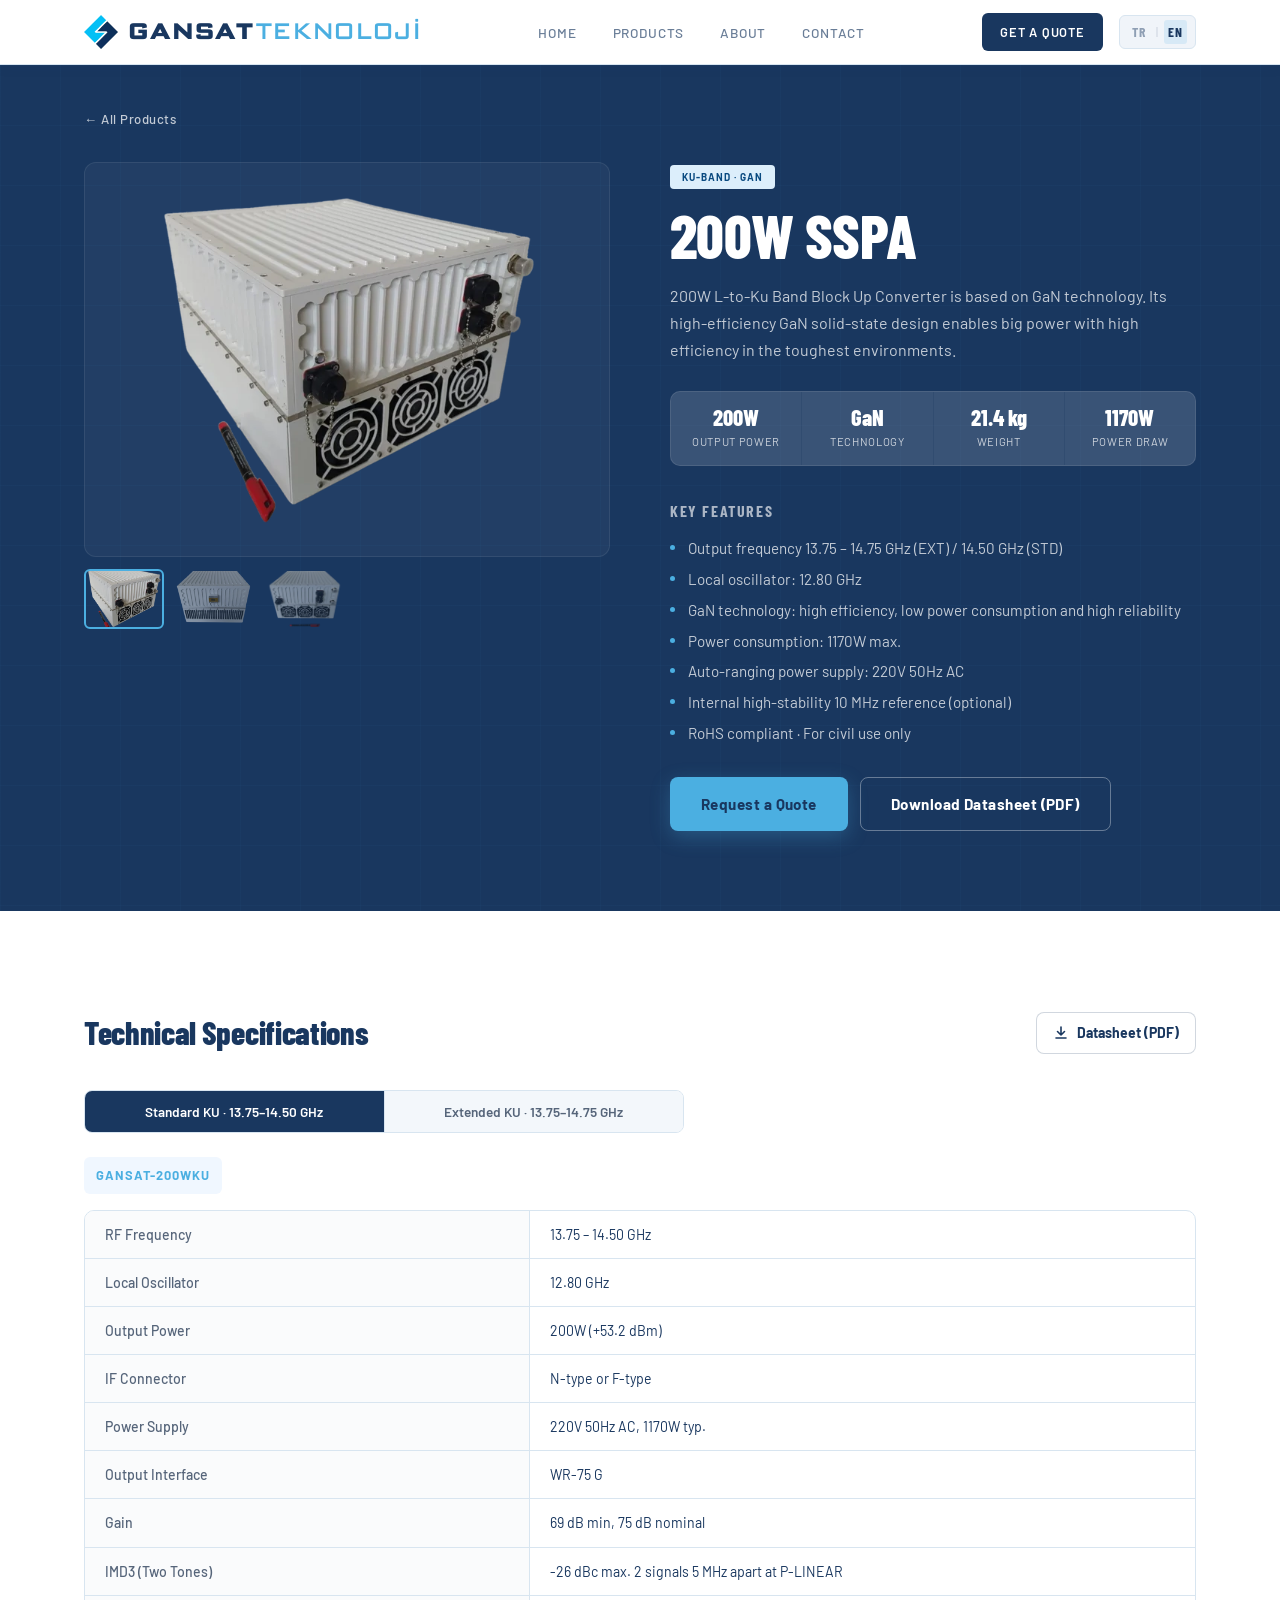
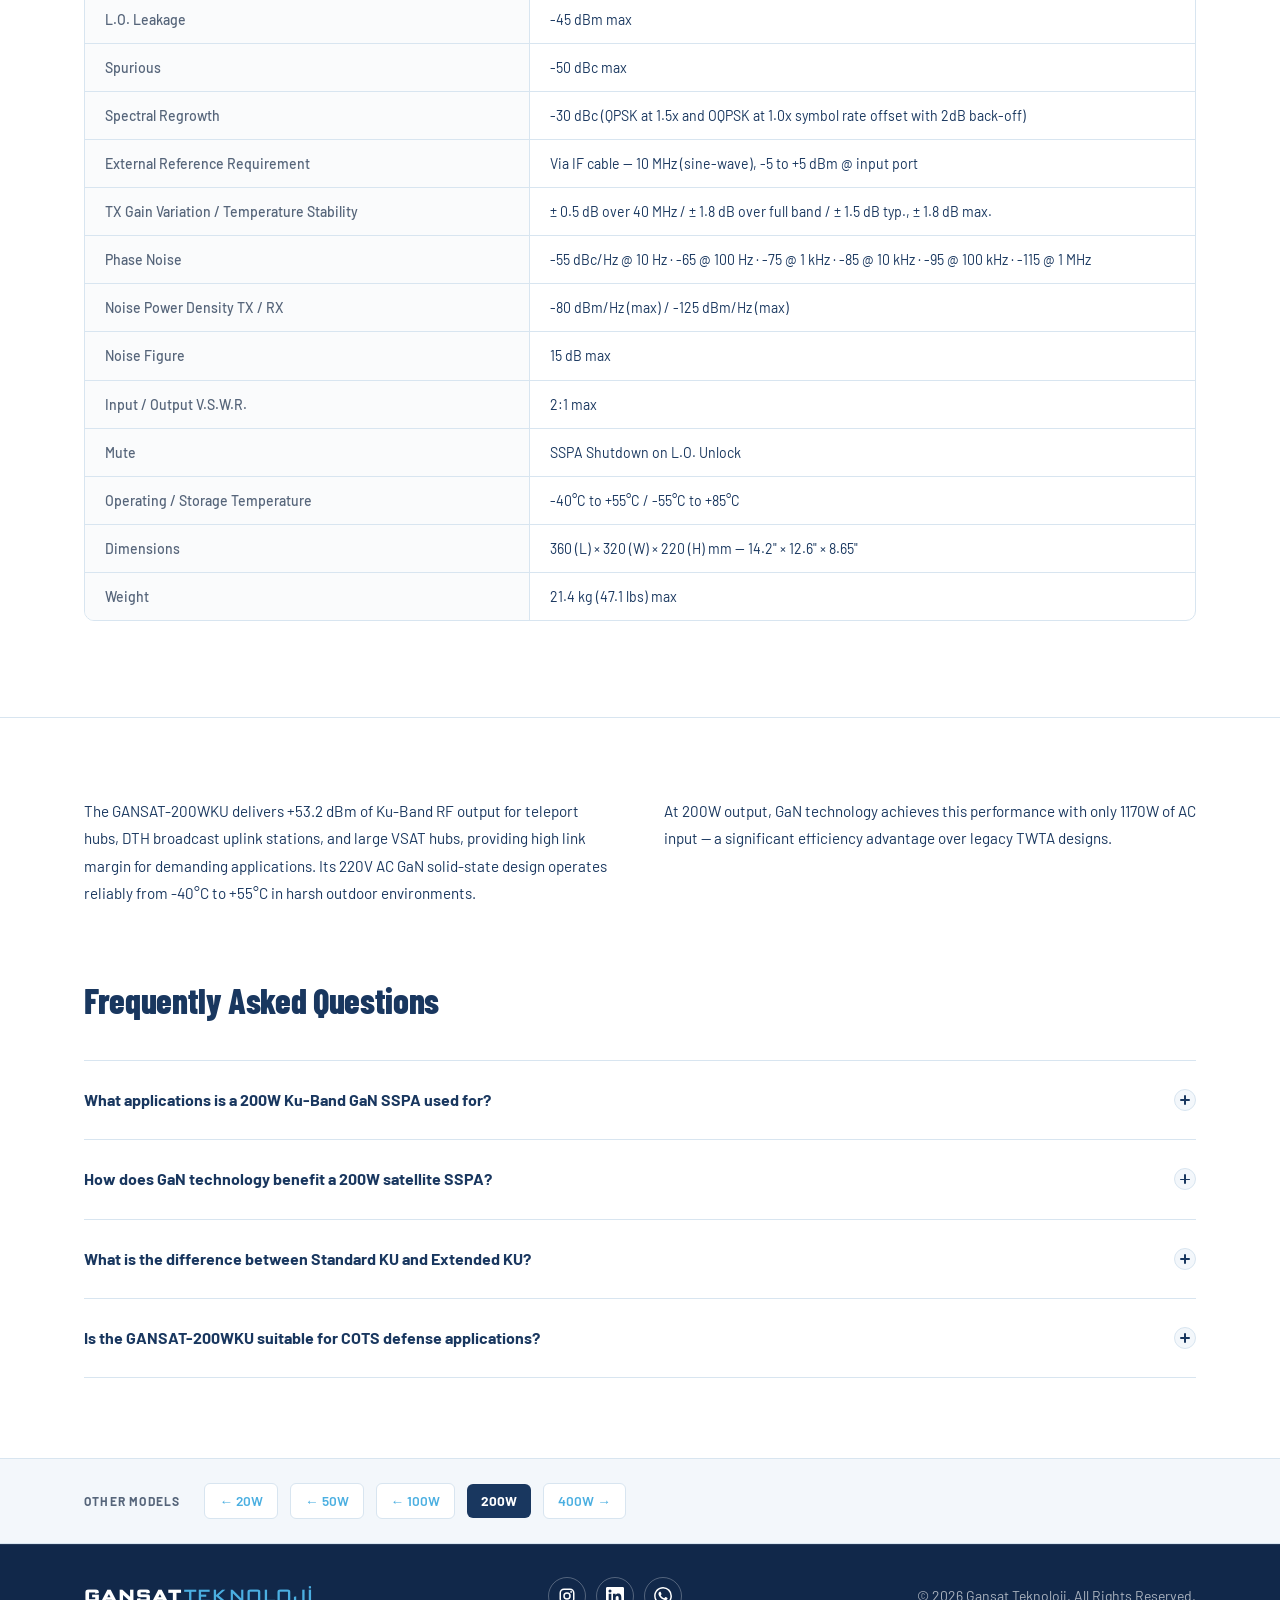
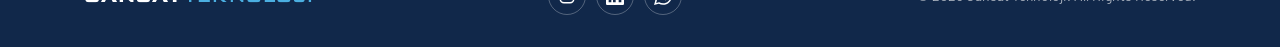
<file: en/200w-sspa.html>
<!DOCTYPE html>
<html lang="en">
<head>
    <meta charset="UTF-8">
    <meta name="viewport" content="width=device-width, initial-scale=1.0">
    <title>200W Ku-Band GaN BUC / SSPA | GANSAT-200WKU | Gansat Teknoloji</title>
    <meta name="description" content="GANSAT-200WKU 200W Ku-Band GaN BUC / SSPA: +53.2 dBm, 13.75–14.75 GHz. Domestically manufactured in Türkiye for high-power fixed satellite uplink.">
    <meta name="keywords" content="200W BUC, 200W SSPA, GANSAT-200WKU, GANSAT-200WEXTKU, Ku-Band BUC, GaN SSPA, Block Up Converter, satellite uplink, Gansat Teknoloji">
    <meta name="author" content="Gansat Teknoloji">
    <meta name="robots" content="index, follow, max-image-preview:large">
    <meta name="theme-color" content="#19375F">
    <link rel="canonical" href="https://www.gansat.com.tr/en/200w-sspa.html">
    <link rel="alternate" hreflang="tr" href="https://www.gansat.com.tr/200w-sspa.html">
    <link rel="alternate" hreflang="en" href="https://www.gansat.com.tr/en/200w-sspa.html">
    <link rel="alternate" hreflang="x-default" href="https://www.gansat.com.tr/en/200w-sspa.html">

    <!-- Open Graph (LinkedIn, WhatsApp, Facebook) -->
    <meta property="og:type" content="product">
    <meta property="og:site_name" content="Gansat Teknoloji">
    <meta property="og:title" content="200W Ku-Band GaN BUC / SSPA | GANSAT-200WKU | Gansat Teknoloji">
    <meta property="og:description" content="GANSAT-200WKU 200W Ku-Band GaN BUC / SSPA: +53.2 dBm, 13.75–14.75 GHz. Domestically manufactured in Türkiye for high-power fixed satellite uplink.">
    <meta property="og:url" content="https://www.gansat.com.tr/en/200w-sspa.html">
    <meta property="og:image" content="https://www.gansat.com.tr/og-200w.jpg">
    <meta property="og:image:type" content="image/jpeg">
    <meta property="og:image:width" content="1200">
    <meta property="og:image:height" content="630">
    <meta property="og:image:alt" content="GANSAT-200WKU 200W Ku-Band GaN SSPA / BUC">
    <meta property="og:locale" content="en_US">
    <meta property="og:locale:alternate" content="tr_TR">

    <!-- Twitter / X Card -->
    <meta name="twitter:card" content="summary_large_image">
    <meta name="twitter:title" content="200W Ku-Band GaN BUC / SSPA | GANSAT-200WKU | Gansat Teknoloji">
    <meta name="twitter:description" content="GANSAT-200WKU 200W Ku-Band GaN BUC / SSPA: +53.2 dBm, 13.75–14.75 GHz. Domestically manufactured in Türkiye for high-power fixed satellite uplink.">
    <meta name="twitter:image" content="https://www.gansat.com.tr/og-200w.jpg">
    <meta name="twitter:image:alt" content="GANSAT-200WKU 200W Ku-Band GaN SSPA / BUC">

    <script type="application/ld+json">
        {
          "@context": "https://schema.org",
          "@type": "Product",
          "name": "GANSAT-200WKU 200W Ku-Band GaN SSPA / BUC",
          "description": "200W Ku-Band GaN solid-state power amplifier and block up converter for high-power satellite uplink stations and teleport hubs. 220V AC powered, 21.4 kg.",
          "brand": {
            "@type": "Brand",
            "name": "Gansat Teknoloji"
          },
          "manufacturer": {
            "@type": "Organization",
            "name": "Gansat Teknoloji",
            "url": "https://www.gansat.com.tr"
          },
          "category": "Satellite Ground Equipment / SSPA / BUC",
          "url": "https://www.gansat.com.tr/en/200w-sspa.html",
          "additionalProperty": [
            {
              "@type": "PropertyValue",
              "name": "Output Power",
              "value": "200W (+53.2 dBm)"
            },
            {
              "@type": "PropertyValue",
              "name": "Frequency Band",
              "value": "13.75–14.75 GHz (Ku-Band)"
            },
            {
              "@type": "PropertyValue",
              "name": "Technology",
              "value": "GaN (Gallium Nitride)"
            },
            {
              "@type": "PropertyValue",
              "name": "Weight",
              "value": "21.4 kg"
            },
            {
              "@type": "PropertyValue",
              "name": "Power Supply",
              "value": "220V 50Hz AC, 1170W"
            }
          ],
          "image": [
            "https://www.gansat.com.tr/200w-1.webp",
            "https://www.gansat.com.tr/og-200w.jpg"
          ],
          "sku": "GANSAT-200WKU",
          "mpn": "GANSAT-200WKU"
        }
    </script>
    <script type="application/ld+json">
        {
          "@context": "https://schema.org",
          "@type": "FAQPage",
          "mainEntity": [
            {
              "@type": "Question",
              "name": "What applications is a 200W Ku-Band GaN SSPA used for?",
              "acceptedAnswer": {
                "@type": "Answer",
                "text": "A 200W Ku-Band GaN SSPA is used for high-throughput satellite uplink including teleport hubs, DTH broadcast uplink stations, large VSAT hubs, and government or defense communications. Higher power enables greater link margin and supports smaller receive antennas."
              }
            },
            {
              "@type": "Question",
              "name": "How does GaN technology benefit a 200W satellite SSPA?",
              "acceptedAnswer": {
                "@type": "Answer",
                "text": "At 200W output, GaN technology enables the GANSAT-200WKU to achieve +53.2 dBm with only 1170W of AC input — a significant efficiency advantage over legacy TWTA designs. GaN devices also operate reliably across -40°C to +55°C without RF performance degradation."
              }
            },
            {
              "@type": "Question",
              "name": "What is the difference between Standard KU and Extended KU?",
              "acceptedAnswer": {
                "@type": "Answer",
                "text": "The Standard KU version covers 13.75–14.50 GHz; the Extended KU version covers 13.75–14.75 GHz. The extended range enables access to the full Ku uplink band allocation, which is particularly important for operators serving multiple satellite fleet positions."
              }
            },
            {
              "@type": "Question",
              "name": "Is the GANSAT-200WKU suitable for COTS defense applications?",
              "acceptedAnswer": {
                "@type": "Answer",
                "text": "Yes. The GANSAT-200WKU's wide operating temperature range (-40°C to +55°C) and solid-state reliability make it suitable for COTS defense and government satellite communications where long-term availability and serviceability are critical."
              }
            }
          ]
        }
    </script>
    <script type="application/ld+json">
        {
          "@context": "https://schema.org",
          "@type": "BreadcrumbList",
          "itemListElement": [
            {
              "@type": "ListItem",
              "position": 1,
              "name": "Home",
              "item": "https://www.gansat.com.tr/en/"
            },
            {
              "@type": "ListItem",
              "position": 2,
              "name": "Products",
              "item": "https://www.gansat.com.tr/en/#cozumler"
            },
            {
              "@type": "ListItem",
              "position": 3,
              "name": "200W SSPA",
              "item": "https://www.gansat.com.tr/en/200w-sspa.html"
            }
          ]
        }
    </script>
    <link rel="preconnect" href="https://fonts.googleapis.com">
    <link rel="preconnect" href="https://fonts.gstatic.com" crossorigin>
    <link href="https://fonts.googleapis.com/css2?family=Barlow+Condensed:wght@400;600;700;800&family=Barlow:wght@300;400;500;600&display=swap" rel="stylesheet">
    <link rel="stylesheet" href="../style.css">
    <link rel="stylesheet" href="../product.css">
    <link rel="icon" type="image/png" sizes="32x32" href="../favicon-32.png">
    <link rel="apple-touch-icon" href="../apple-touch-icon.png">
</head>
<body>
    <div class="print-header" aria-hidden="true">
        <img src="../logo.webp" alt="" width="40" height="40">
        <div class="print-brand"><strong>GANSAT <span>TEKNOLOJİ</span></strong><em data-tr="Teknik Veri Sayfası" data-en="Technical Datasheet">Technical Datasheet</em></div>
        <div class="print-contact">www.gansat.com.tr<br>sales@gansat.com.tr · +90 (541) 276 39 46</div>
    </div>
    <header>
        <nav class="container">
            <a href="index.html" class="logo">
                <img src="../logo.webp" alt="GANSAT Teknoloji logo" class="logo-mark" width="34" height="34">GANSAT<span>TEKNOLOJİ</span>
            </a>
            <ul class="nav-links" id="navLinks">
                <li><a href="index.html" data-tr="Ana Sayfa" data-en="Home">Home</a></li>
                <li><a href="index.html#cozumler" data-tr="Ürünler" data-en="Products">Products</a></li>
                <li><a href="index.html#kurumsal" data-tr="Kurumsal" data-en="About">About</a></li>
                <li><a href="index.html#iletisim" data-tr="İletişim" data-en="Contact">Contact</a></li>
            </ul>
            <div class="nav-right">
                <a href="index.html#iletisim" class="nav-cta" data-tr="Teklif Al" data-en="Get a Quote">Get a Quote</a>
                <div class="lang-toggle">
                    <a class="lang-btn" id="btn-tr" href="../../200w-sspa.html" lang="tr" hreflang="tr">TR</a>
                    <span class="lang-divider" aria-hidden="true">|</span>
                    <a class="lang-btn active" id="btn-en" href="#" aria-current="page" lang="en" hreflang="en">EN</a>
                </div>
                <button class="nav-toggle" type="button" aria-label="Menu" aria-expanded="false" aria-controls="navLinks" onclick="toggleNav(this)"><span></span><span></span><span></span></button>
            </div>
        </nav>
    </header>

    <section class="product-hero">
        <div class="container">
            <a href="index.html#cozumler" class="breadcrumb" data-tr="← Tüm Ürünler" data-en="← All Products">← All Products</a>
            <div class="product-hero-grid">
                <div class="product-gallery">
                    <div class="main-img-wrap">
                        <img src="../200w-1.webp" alt="GANSAT-200WKU 200W Ku-Band GaN SSPA" id="mainImg" width="516" height="470" fetchpriority="high" onerror="this.style.display='none'">
                    </div>
                    <div class="thumb-row">
                        <img src="../200w-1.webp" alt="GANSAT-200WKU 200W Ku-Band GaN SSPA – image 1" width="516" height="470" loading="lazy" decoding="async" onclick="switchImg(this)" class="active" onerror="this.style.display='none'">
                        <img src="../200w-2.webp" alt="GANSAT-200WKU 200W Ku-Band GaN SSPA – image 2" width="523" height="470" loading="lazy" decoding="async" onclick="switchImg(this)" onerror="this.style.display='none'">
                        <img src="../200w-3.webp" alt="GANSAT-200WKU 200W Ku-Band GaN SSPA – image 3" width="331" height="267" loading="lazy" decoding="async" onclick="switchImg(this)" onerror="this.style.display='none'">
                    </div>
                </div>
                <div class="product-intro">
                    <div class="modal-band-tag ku" style="margin-bottom:16px;">Ku-Band · GaN</div>
                    <h1>200W SSPA</h1>
                    <p class="product-lead" data-tr="200W L-to-Ku Band Block Up Converter, GaN teknolojisi tabanlıdır. Yüksek verimli GaN solid-state tasarımı, zorlu ortamlarda büyük güç ve yüksek verim sağlar." data-en="200W L-to-Ku Band Block Up Converter is based on GaN technology. Its high-efficiency GaN solid-state design enables big power with high efficiency in the toughest environments.">200W L-to-Ku Band Block Up Converter is based on GaN technology. Its high-efficiency GaN solid-state design enables big power with high efficiency in the toughest environments.</p>
                    <div class="key-stats">
                        <div class="ks-item"><span class="ks-val">200W</span><span class="ks-label" data-tr="Çıkış Gücü" data-en="Output Power">Output Power</span></div>
                        <div class="ks-item"><span class="ks-val">GaN</span><span class="ks-label" data-tr="Teknoloji" data-en="Technology">Technology</span></div>
                        <div class="ks-item"><span class="ks-val">21.4 kg</span><span class="ks-label" data-tr="Ağırlık" data-en="Weight">Weight</span></div>
                        <div class="ks-item"><span class="ks-val">1170W</span><span class="ks-label" data-tr="Güç Tüketimi" data-en="Power Draw">Power Draw</span></div>
                    </div>
                    <h2 class="features-title" data-tr="Temel Özellikler" data-en="Key Features">Key Features</h2>
                    <ul class="feature-list">
                        <li data-tr="Çıkış frekansı 13.75 – 14.75 GHz (EXT) / 14.50 GHz (STD)" data-en="Output frequency 13.75 – 14.75 GHz (EXT) / 14.50 GHz (STD)">Output frequency 13.75 – 14.75 GHz (EXT) / 14.50 GHz (STD)</li>
                        <li data-tr="Yerel osilatör: 12.80 GHz" data-en="Local oscillator: 12.80 GHz">Local oscillator: 12.80 GHz</li>
                        <li data-tr="GaN teknolojisi: yüksek verim, düşük güç tüketimi ve yüksek güvenilirlik" data-en="GaN technology: high efficiency, low power consumption and high reliability">GaN technology: high efficiency, low power consumption and high reliability</li>
                        <li data-tr="Güç tüketimi: maks. 1170W" data-en="Power consumption: 1170W max.">Power consumption: 1170W max.</li>
                        <li data-tr="Otomatik aralıklı güç kaynağı: 220V 50Hz AC" data-en="Auto-ranging power supply: 220V 50Hz AC">Auto-ranging power supply: 220V 50Hz AC</li>
                        <li data-tr="Dahili 10 MHz yüksek kararlılıklı referans (opsiyonel)" data-en="Internal high-stability 10 MHz reference (optional)">Internal high-stability 10 MHz reference (optional)</li>
                        <li data-tr="RoHS uyumlu · Sadece sivil kullanım" data-en="RoHS compliant · For civil use only">RoHS compliant · For civil use only</li>
                    </ul>
                    <div class="product-actions">
                        <a href="index.html#iletisim" class="btn-primary" data-tr="Teklif Al" data-en="Request a Quote">Request a Quote</a>
                        <a class="btn-secondary datasheet-link" href="../datasheets/gansat-200wku-datasheet-en.pdf" data-pdf-tr="../datasheets/gansat-200wku-datasheet-tr.pdf" data-pdf-en="../datasheets/gansat-200wku-datasheet-en.pdf" download data-tr="Veri Sayfasını İndir (PDF)" data-en="Download Datasheet (PDF)">Download Datasheet (PDF)</a>
                    </div>
                </div>
            </div>
        </div>
    </section>

    <section class="specs-section" id="teknik">
        <div class="container">
            <div class="specs-head">
                <h2 class="specs-title" data-tr="Teknik Özellikler" data-en="Technical Specifications">Technical Specifications</h2>
                <a class="specs-download datasheet-link" href="../datasheets/gansat-200wku-datasheet-en.pdf" data-pdf-tr="../datasheets/gansat-200wku-datasheet-tr.pdf" data-pdf-en="../datasheets/gansat-200wku-datasheet-en.pdf" download><svg width="16" height="16" viewBox="0 0 16 16" fill="none" aria-hidden="true"><path d="M8 2v8M4.5 6.5 8 10l3.5-3.5M3 13h10" stroke="currentColor" stroke-width="1.6" stroke-linecap="round" stroke-linejoin="round"/></svg><span data-tr="Veri Sayfası (PDF)" data-en="Datasheet (PDF)">Datasheet (PDF)</span></a>
            </div>
            <div class="version-tabs">
                <button class="vtab active" onclick="switchVersion(this,'v200ku')" data-tr="Standart KU · 13.75–14.50 GHz" data-en="Standard KU · 13.75–14.50 GHz">Standard KU · 13.75–14.50 GHz</button>
                <button class="vtab" onclick="switchVersion(this,'v200extku')" data-tr="Genişletilmiş KU · 13.75–14.75 GHz" data-en="Extended KU · 13.75–14.75 GHz">Extended KU · 13.75–14.75 GHz</button>
            </div>
            <div id="v200ku" class="version-content active">
                <p class="version-model">GANSAT-200WKU</p>
                <div class="specs-table-wrap"><table class="specs-table"><tbody>
                    <tr><td data-tr="RF Frekans" data-en="RF Frequency">RF Frequency</td><td>13.75 – 14.50 GHz</td></tr>
                    <tr><td data-tr="Yerel Osilatör" data-en="Local Oscillator">Local Oscillator</td><td>12.80 GHz</td></tr>
                    <tr><td data-tr="Çıkış Gücü" data-en="Output Power">Output Power</td><td>200W (+53.2 dBm)</td></tr>
                    <tr><td data-tr="IF Konnektör" data-en="IF Connector">IF Connector</td><td>N-type or F-type</td></tr>
                    <tr><td data-tr="Güç Kaynağı" data-en="Power Supply">Power Supply</td><td>220V 50Hz AC, 1170W typ.</td></tr>
                    <tr><td data-tr="Çıkış Arayüzü" data-en="Output Interface">Output Interface</td><td>WR-75 G</td></tr>
                    <tr><td data-tr="Kazanç" data-en="Gain">Gain</td><td>69 dB min, 75 dB nominal</td></tr>
                    <tr><td>IMD3 (Two Tones)</td><td>-26 dBc max. 2 signals 5 MHz apart at P-LINEAR</td></tr>
                    <tr><td>L.O. Leakage</td><td>-45 dBm max</td></tr>
                    <tr><td>Spurious</td><td>-50 dBc max</td></tr>
                    <tr><td data-tr="Spektral Büyüme" data-en="Spectral Regrowth">Spectral Regrowth</td><td>-30 dBc (QPSK at 1.5x and OQPSK at 1.0x symbol rate offset with 2dB back-off)</td></tr>
                    <tr><td data-tr="Dış Referans Gereksinimi" data-en="External Reference Requirement">External Reference Requirement</td><td>Via IF cable — 10 MHz (sine-wave), -5 to +5 dBm @ input port</td></tr>
                    <tr><td data-tr="TX Kazanç Varyasyonu / Sıcaklık Kararlılığı" data-en="TX Gain Variation / Temperature Stability">TX Gain Variation / Temperature Stability</td><td>± 0.5 dB over 40 MHz / ± 1.8 dB over full band / ± 1.5 dB typ., ± 1.8 dB max.</td></tr>
                    <tr><td data-tr="Faz Gürültüsü" data-en="Phase Noise">Phase Noise</td><td>-55 dBc/Hz @ 10 Hz · -65 @ 100 Hz · -75 @ 1 kHz · -85 @ 10 kHz · -95 @ 100 kHz · -115 @ 1 MHz</td></tr>
                    <tr><td data-tr="Gürültü Güç Yoğunluğu TX / RX" data-en="Noise Power Density TX / RX">Noise Power Density TX / RX</td><td>-80 dBm/Hz (max) / -125 dBm/Hz (max)</td></tr>
                    <tr><td data-tr="Gürültü Faktörü" data-en="Noise Figure">Noise Figure</td><td>15 dB max</td></tr>
                    <tr><td>Input / Output V.S.W.R.</td><td>2:1 max</td></tr>
                    <tr><td>Mute</td><td data-tr="L.O. Kilit Kaybında SSPA Kapatma" data-en="SSPA Shutdown on L.O. Unlock">SSPA Shutdown on L.O. Unlock</td></tr>
                    <tr><td data-tr="Çalışma / Depolama Sıcaklığı" data-en="Operating / Storage Temperature">Operating / Storage Temperature</td><td>-40°C to +55°C / -55°C to +85°C</td></tr>
                    <tr><td data-tr="Boyutlar" data-en="Dimensions">Dimensions</td><td>360 (L) × 320 (W) × 220 (H) mm — 14.2" × 12.6" × 8.65"</td></tr>
                    <tr><td data-tr="Ağırlık" data-en="Weight">Weight</td><td>21.4 kg (47.1 lbs) max</td></tr>
                </tbody></table></div>
            </div>
            <div id="v200extku" class="version-content">
                <p class="version-model">GANSAT-200WEXTKU</p>
                <div class="specs-table-wrap"><table class="specs-table"><tbody>
                    <tr><td data-tr="RF Frekans" data-en="RF Frequency">RF Frequency</td><td>13.75 – 14.75 GHz</td></tr>
                    <tr><td data-tr="Yerel Osilatör" data-en="Local Oscillator">Local Oscillator</td><td>12.80 GHz</td></tr>
                    <tr><td data-tr="Çıkış Gücü" data-en="Output Power">Output Power</td><td>200W (+53.2 dBm)</td></tr>
                    <tr><td data-tr="IF Konnektör" data-en="IF Connector">IF Connector</td><td>N-type or F-type</td></tr>
                    <tr><td data-tr="Güç Kaynağı" data-en="Power Supply">Power Supply</td><td>220V 50Hz AC, 1170W typ.</td></tr>
                    <tr><td data-tr="Çıkış Arayüzü" data-en="Output Interface">Output Interface</td><td>WR-75 G</td></tr>
                    <tr><td data-tr="Kazanç" data-en="Gain">Gain</td><td>69 dB min, 75 dB nominal</td></tr>
                    <tr><td>IMD3 (Two Tones)</td><td>-26 dBc max. 2 signals 5 MHz apart at P-LINEAR</td></tr>
                    <tr><td>L.O. Leakage</td><td>-45 dBm max</td></tr>
                    <tr><td>Spurious</td><td>-50 dBc max</td></tr>
                    <tr><td data-tr="Spektral Büyüme" data-en="Spectral Regrowth">Spectral Regrowth</td><td>-30 dBc (QPSK at 1.5x and OQPSK at 1.0x symbol rate offset with 2dB back-off)</td></tr>
                    <tr><td data-tr="Dış Referans Gereksinimi" data-en="External Reference Requirement">External Reference Requirement</td><td>Via IF cable — 10 MHz (sine-wave), -5 to +5 dBm @ input port</td></tr>
                    <tr><td data-tr="TX Kazanç Varyasyonu / Sıcaklık Kararlılığı" data-en="TX Gain Variation / Temperature Stability">TX Gain Variation / Temperature Stability</td><td>± 0.5 dB over 40 MHz / ± 1.8 dB over full band / ± 1.5 dB typ., ± 1.8 dB max.</td></tr>
                    <tr><td data-tr="Faz Gürültüsü" data-en="Phase Noise">Phase Noise</td><td>-55 dBc/Hz @ 10 Hz · -65 @ 100 Hz · -75 @ 1 kHz · -85 @ 10 kHz · -95 @ 100 kHz · -115 @ 1 MHz</td></tr>
                    <tr><td data-tr="Gürültü Güç Yoğunluğu TX / RX" data-en="Noise Power Density TX / RX">Noise Power Density TX / RX</td><td>-80 dBm/Hz (max) / -125 dBm/Hz (max)</td></tr>
                    <tr><td data-tr="Gürültü Faktörü" data-en="Noise Figure">Noise Figure</td><td>15 dB max</td></tr>
                    <tr><td>Input / Output V.S.W.R.</td><td>2:1 max</td></tr>
                    <tr><td>Mute</td><td data-tr="L.O. Kilit Kaybında SSPA Kapatma" data-en="SSPA Shutdown on L.O. Unlock">SSPA Shutdown on L.O. Unlock</td></tr>
                    <tr><td data-tr="Çalışma / Depolama Sıcaklığı" data-en="Operating / Storage Temperature">Operating / Storage Temperature</td><td>-40°C to +55°C / -55°C to +85°C</td></tr>
                    <tr><td data-tr="Boyutlar" data-en="Dimensions">Dimensions</td><td>360 (L) × 320 (W) × 220 (H) mm — 14.2" × 12.6" × 8.65"</td></tr>
                    <tr><td data-tr="Ağırlık" data-en="Weight">Weight</td><td>21.4 kg (47.1 lbs) max</td></tr>
                </tbody></table></div>
            </div>
        </div>
    </section>

    <section class="product-description-section">
        <div class="container">
            <div class="product-description">
                <p data-tr="GANSAT-200WKU, +53,2 dBm çıkış gücüyle teleport merkezleri, DTH yayın uplink istasyonları ve büyük VSAT hub'ları için yüksek bağlantı marjı sağlar. 220V AC beslemeli GaN solid-state tasarımı, zorlu dış ortam koşullarında -40°C ile +55°C arasında güvenilir çalışma sunar." data-en="The GANSAT-200WKU delivers +53.2 dBm of Ku-Band RF output for teleport hubs, DTH broadcast uplink stations, and large VSAT hubs, providing high link margin for demanding applications. Its 220V AC GaN solid-state design operates reliably from -40°C to +55°C in harsh outdoor environments.">The GANSAT-200WKU delivers +53.2 dBm of Ku-Band RF output for teleport hubs, DTH broadcast uplink stations, and large VSAT hubs, providing high link margin for demanding applications. Its 220V AC GaN solid-state design operates reliably from -40°C to +55°C in harsh outdoor environments.</p>
                <p data-tr="200W çıkışta GaN teknolojisi, yalnızca 1170W AC giriş gücüyle bu performansa ulaşır — eski nesil TWTA tasarımlarına kıyasla belirgin bir verimlilik avantajı." data-en="At 200W output, GaN technology achieves this performance with only 1170W of AC input — a significant efficiency advantage over legacy TWTA designs.">At 200W output, GaN technology achieves this performance with only 1170W of AC input — a significant efficiency advantage over legacy TWTA designs.</p>
            </div>
            <div class="product-faq">
                <h2 data-tr="Sık Sorulan Sorular" data-en="Frequently Asked Questions">Frequently Asked Questions</h2>
                <div class="faq-item">
                    <h3>
                        <button class="faq-toggle" aria-expanded="false" onclick="toggleFaq(this)">
                            <span class="faq-toggle-text" data-tr="200W Ku-Band GaN SSPA hangi uygulamalar için kullanılır?" data-en="What applications is a 200W Ku-Band GaN SSPA used for?">What applications is a 200W Ku-Band GaN SSPA used for?</span>
                            <span class="faq-icon"></span>
                        </button>
                    </h3>
                    <div class="faq-answer">
                        <p data-tr="200W Ku-Band GaN SSPA; teleport hub'ları, DTH yayın uplink istasyonları, büyük VSAT hub'ları ve devlet/savunma haberleşme bağlantıları gibi yüksek kapasiteli uydu uplink uygulamalarında kullanılır. Yüksek güç, daha büyük bağlantı marjı ve uyduda ya da zemin terminalinde daha küçük alıcı antenlerle çalışmayı mümkün kılar." data-en="A 200W Ku-Band GaN SSPA is used for high-throughput satellite uplink including teleport hubs, DTH broadcast uplink stations, large VSAT hubs, and government or defense communications. Higher power enables greater link margin and supports smaller receive antennas.">A 200W Ku-Band GaN SSPA is used for high-throughput satellite uplink including teleport hubs, DTH broadcast uplink stations, large VSAT hubs, and government or defense communications. Higher power enables greater link margin and supports smaller receive antennas.</p>
                    </div>
                </div>
                <div class="faq-item">
                    <h3>
                        <button class="faq-toggle" aria-expanded="false" onclick="toggleFaq(this)">
                            <span class="faq-toggle-text" data-tr="200W uydu SSPA için GaN teknolojisi ne gibi avantajlar sağlar?" data-en="How does GaN technology benefit a 200W satellite SSPA?">How does GaN technology benefit a 200W satellite SSPA?</span>
                            <span class="faq-icon"></span>
                        </button>
                    </h3>
                    <div class="faq-answer">
                        <p data-tr="200W çıkışta GaN teknolojisi, GANSAT-200WKU'nun yalnızca 1170W AC giriş gücüyle +53,2 dBm elde etmesini sağlar — eski nesil TWTA tasarımlarına kıyasla önemli bir verimlilik avantajı. GaN cihazlar ayrıca -40°C ile +55°C arasındaki geniş sıcaklık aralığında RF performansında bozulma olmadan güvenilir şekilde çalışır." data-en="At 200W output, GaN technology enables the GANSAT-200WKU to achieve +53.2 dBm with only 1170W of AC input — a significant efficiency advantage over legacy TWTA designs. GaN devices also operate reliably across -40°C to +55°C without RF performance degradation.">At 200W output, GaN technology enables the GANSAT-200WKU to achieve +53.2 dBm with only 1170W of AC input — a significant efficiency advantage over legacy TWTA designs. GaN devices also operate reliably across -40°C to +55°C without RF performance degradation.</p>
                    </div>
                </div>
                <div class="faq-item">
                    <h3>
                        <button class="faq-toggle" aria-expanded="false" onclick="toggleFaq(this)">
                            <span class="faq-toggle-text" data-tr="Standart KU ile Genişletilmiş KU arasındaki fark nedir?" data-en="What is the difference between Standard KU and Extended KU?">What is the difference between Standard KU and Extended KU?</span>
                            <span class="faq-icon"></span>
                        </button>
                    </h3>
                    <div class="faq-answer">
                        <p data-tr="Standart KU versiyonu 13,75–14,50 GHz'i kapsarken, Genişletilmiş KU versiyonu 13,75–14,75 GHz'e kadar çıkar. 200W çıkış gücünde genişletilmiş frekans aralığı, birden fazla uydu filo pozisyonuna hizmet eden operatörler için özellikle önemli olan tam Ku uplink bant tahsisine erişimi mümkün kılar." data-en="The Standard KU version covers 13.75–14.50 GHz; the Extended KU version covers 13.75–14.75 GHz. The extended range enables access to the full Ku uplink band allocation, which is particularly important for operators serving multiple satellite fleet positions.">The Standard KU version covers 13.75–14.50 GHz; the Extended KU version covers 13.75–14.75 GHz. The extended range enables access to the full Ku uplink band allocation, which is particularly important for operators serving multiple satellite fleet positions.</p>
                    </div>
                </div>
                <div class="faq-item">
                    <h3>
                        <button class="faq-toggle" aria-expanded="false" onclick="toggleFaq(this)">
                            <span class="faq-toggle-text" data-tr="GANSAT-200WKU COTS savunma uygulamalarına uygun mu?" data-en="Is the GANSAT-200WKU suitable for COTS defense applications?">Is the GANSAT-200WKU suitable for COTS defense applications?</span>
                            <span class="faq-icon"></span>
                        </button>
                    </h3>
                    <div class="faq-answer">
                        <p data-tr="Evet. GANSAT-200WKU'nun geniş çalışma sıcaklık aralığı (-40°C ile +55°C) ve solid-state güvenilirliği, uzun vadeli kullanılabilirlik ve servis edilebilirliğin kritik olduğu COTS savunma ve devlet uydu haberleşmesi uygulamalarına uygunluğu garanti eder." data-en="Yes. The GANSAT-200WKU's wide operating temperature range (-40°C to +55°C) and solid-state reliability make it suitable for COTS defense and government satellite communications where long-term availability and serviceability are critical.">Yes. The GANSAT-200WKU's wide operating temperature range (-40°C to +55°C) and solid-state reliability make it suitable for COTS defense and government satellite communications where long-term availability and serviceability are critical.</p>
                    </div>
                </div>
            </div>
        </div>
    </section>

    <section class="product-nav-section">
        <div class="container product-nav">
            <span class="pnav-label" data-tr="Diğer Modeller" data-en="Other Models">Other Models</span>
            <div class="pnav-links">
                <a href="20w-sspa.html">← 20W</a>
                <a href="50w-sspa.html">← 50W</a>
                <a href="100w-sspa.html">← 100W</a>
                <span class="pnav-current">200W</span>
                <a href="400w-sspa.html">400W →</a>
            </div>
        </div>
    </section>

    <footer>
        <div class="container footer-inner">
            <div class="logo" style="font-size:1.1rem;">GANSAT<span>TEKNOLOJİ</span></div>
            <div class="social-links">
                <a href="https://www.instagram.com/gansatteknoloji/" target="_blank" rel="noopener" aria-label="Instagram: @gansatteknoloji"><svg width="18" height="18" viewBox="0 0 24 24" fill="none" stroke="currentColor" stroke-width="2" aria-hidden="true"><rect x="3" y="3" width="18" height="18" rx="5"/><circle cx="12" cy="12" r="4"/><circle cx="17.5" cy="6.5" r="1.2" fill="currentColor" stroke="none"/></svg></a>
                <a href="https://www.linkedin.com/company/gansat-teknoloji/" target="_blank" rel="noopener" aria-label="LinkedIn: Gansat Teknoloji"><svg width="18" height="18" viewBox="0 0 24 24" fill="currentColor" aria-hidden="true"><path d="M20.447 20.452h-3.554v-5.569c0-1.328-.027-3.037-1.852-3.037-1.853 0-2.136 1.445-2.136 2.939v5.667H9.351V9h3.414v1.561h.046c.477-.9 1.637-1.85 3.37-1.85 3.601 0 4.267 2.37 4.267 5.455v6.286zM5.337 7.433a2.062 2.062 0 1 1 0-4.125 2.062 2.062 0 0 1 0 4.125zM7.119 20.452H3.555V9h3.564v11.452zM22.225 0H1.771C.792 0 0 .774 0 1.729v20.542C0 23.227.792 24 1.771 24h20.451C23.2 24 24 23.227 24 22.271V1.729C24 .774 23.2 0 22.222 0h.003z"/></svg></a>
                <a href="https://wa.me/905412763946" target="_blank" rel="noopener" aria-label="WhatsApp: +90 541 276 39 46"><svg width="18" height="18" viewBox="0 0 24 24" fill="currentColor" aria-hidden="true"><path d="M17.472 14.382c-.297-.149-1.758-.867-2.03-.967-.273-.099-.471-.148-.67.15-.197.297-.767.966-.94 1.164-.173.199-.347.223-.644.075-.297-.15-1.255-.463-2.39-1.475-.883-.788-1.48-1.761-1.653-2.059-.173-.297-.018-.458.13-.606.134-.133.298-.347.446-.52.149-.174.198-.298.298-.497.099-.198.05-.371-.025-.52-.075-.149-.669-1.612-.916-2.207-.242-.579-.487-.5-.669-.51-.173-.008-.371-.01-.57-.01-.198 0-.52.074-.792.372-.272.297-1.04 1.016-1.04 2.479 0 1.462 1.065 2.875 1.213 3.074.149.198 2.096 3.2 5.077 4.487.709.306 1.262.489 1.694.625.712.227 1.36.195 1.871.118.571-.085 1.758-.719 2.006-1.413.248-.694.248-1.289.173-1.413-.074-.124-.272-.198-.57-.347m-5.421 7.403h-.004a9.87 9.87 0 0 1-5.031-1.378l-.361-.214-3.741.982.998-3.648-.235-.374a9.86 9.86 0 0 1-1.51-5.26c.001-5.45 4.436-9.884 9.888-9.884 2.64 0 5.122 1.03 6.988 2.898a9.825 9.825 0 0 1 2.893 6.994c-.003 5.45-4.437 9.884-9.885 9.884m8.413-18.297A11.815 11.815 0 0 0 12.05 0C5.495 0 .16 5.335.157 11.892c0 2.096.547 4.142 1.588 5.945L.057 24l6.305-1.654a11.882 11.882 0 0 0 5.683 1.448h.005c6.554 0 11.89-5.335 11.893-11.893a11.821 11.821 0 0 0-3.48-8.413z"/></svg></a>
            </div>
            <p>&copy; 2026 Gansat Teknoloji. <span data-tr="Tüm Hakları Saklıdır." data-en="All Rights Reserved.">All Rights Reserved.</span></p>
        </div>
    </footer>
    <script>
        function switchImg(el) { document.getElementById('mainImg').src = el.src; document.querySelectorAll('.thumb-row img').forEach(i => i.classList.remove('active')); el.classList.add('active'); }
        function switchVersion(btn, id) { document.querySelectorAll('.vtab').forEach(t => t.classList.remove('active')); document.querySelectorAll('.version-content').forEach(c => c.style.display = 'none'); btn.classList.add('active'); document.getElementById(id).style.display = 'block'; }
        document.addEventListener('DOMContentLoaded', function() { document.querySelectorAll('.version-content').forEach(function(el) { el.style.display = 'none'; }); var a = document.querySelector('.version-content.active'); if (a) a.style.display = 'block'; });
        function toggleFaq(btn) { var expanded = btn.getAttribute("aria-expanded") === "true"; btn.setAttribute("aria-expanded", String(!expanded)); var answer = btn.closest(".faq-item").querySelector(".faq-answer"); answer.classList.toggle("open", !expanded); }
        /* Mobil menü */
        function toggleNav(btn) {
            var open = btn.closest('nav').classList.toggle('nav-open');
            btn.setAttribute('aria-expanded', String(open));
        }
        document.querySelectorAll('.nav-links a').forEach(function(a) {
            a.addEventListener('click', function() {
                var nav = a.closest('nav'); nav.classList.remove('nav-open');
                nav.querySelector('.nav-toggle').setAttribute('aria-expanded', 'false');
            });
        });
        function setLang(lang) { document.documentElement.lang = lang; document.querySelectorAll('[data-tr]').forEach(el => { const t = el.getAttribute('data-' + lang); if (t) el.innerHTML = t; }); document.querySelectorAll('.datasheet-link').forEach(function(a) { a.href = a.getAttribute('data-pdf-' + lang); }); document.getElementById('btn-tr').classList.toggle('active', lang === 'tr'); document.getElementById('btn-en').classList.toggle('active', lang === 'en'); }
    </script>
</body>
</html>
</file>
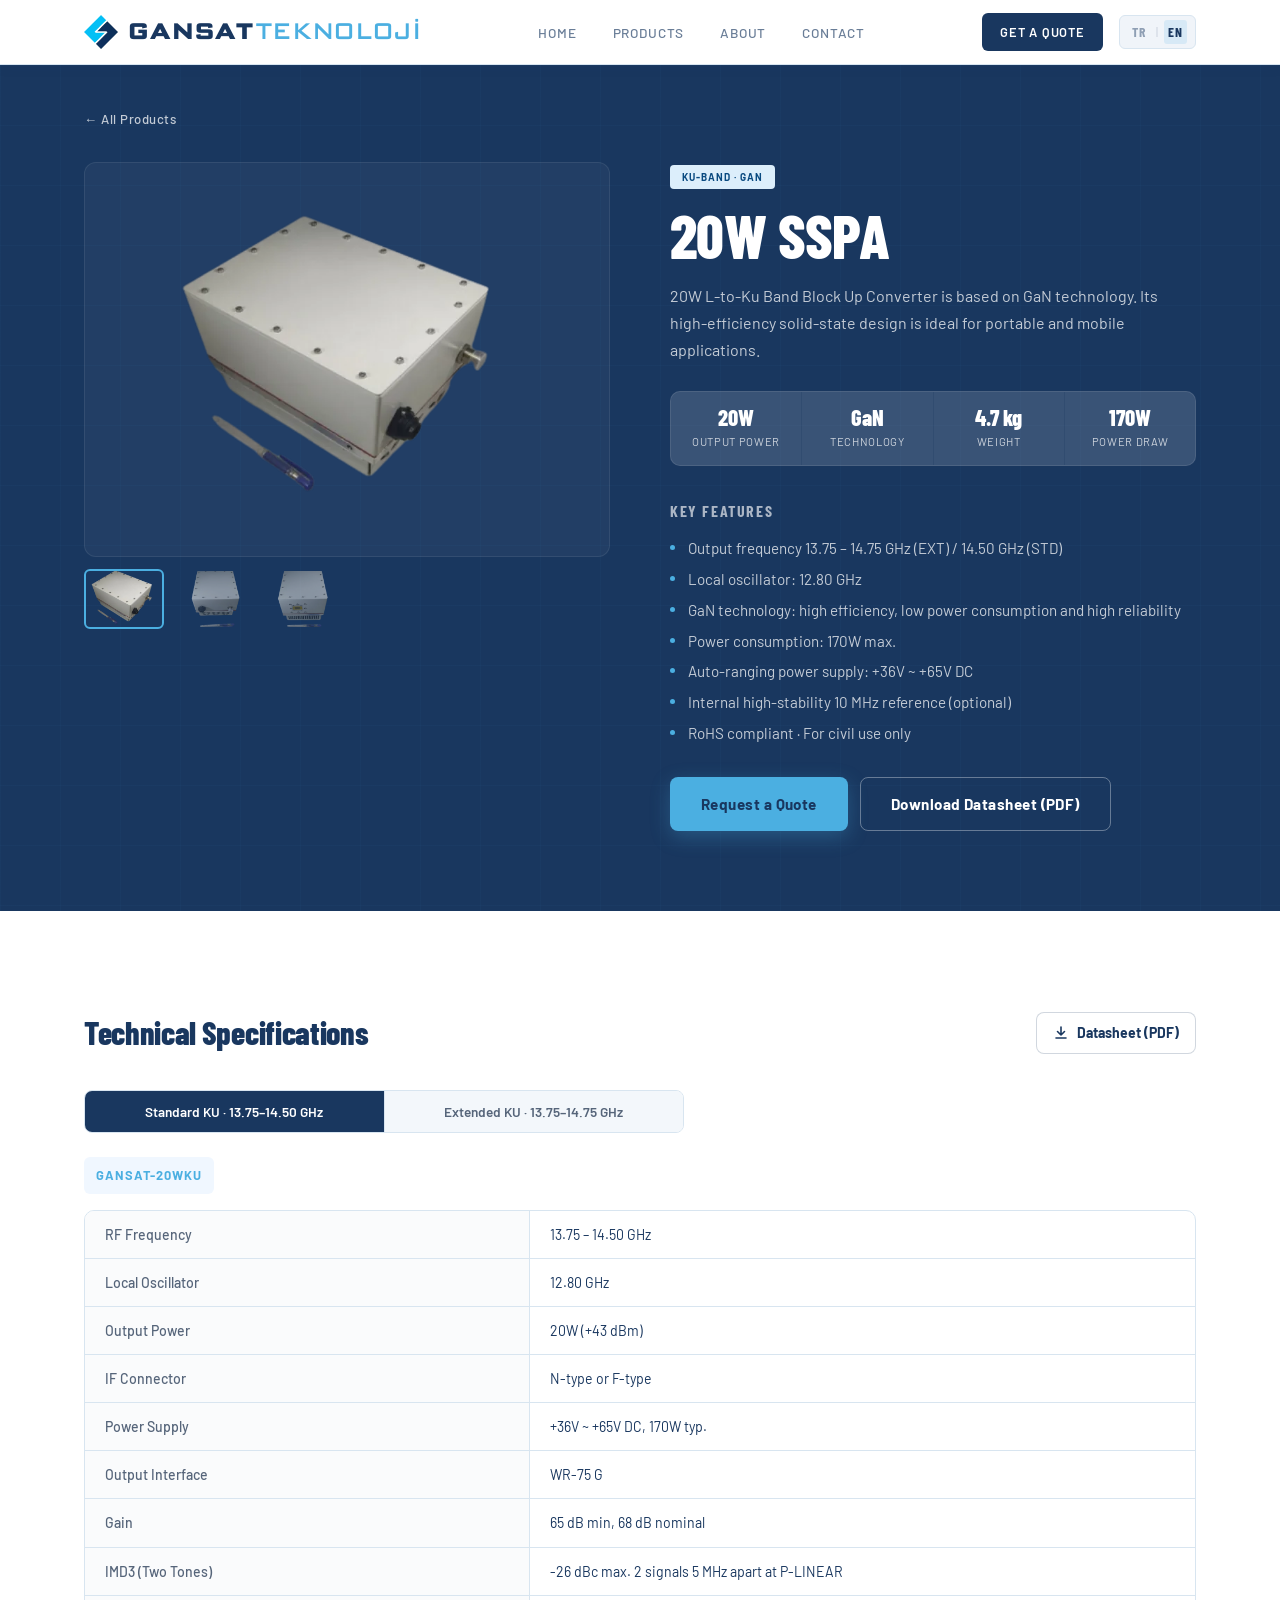
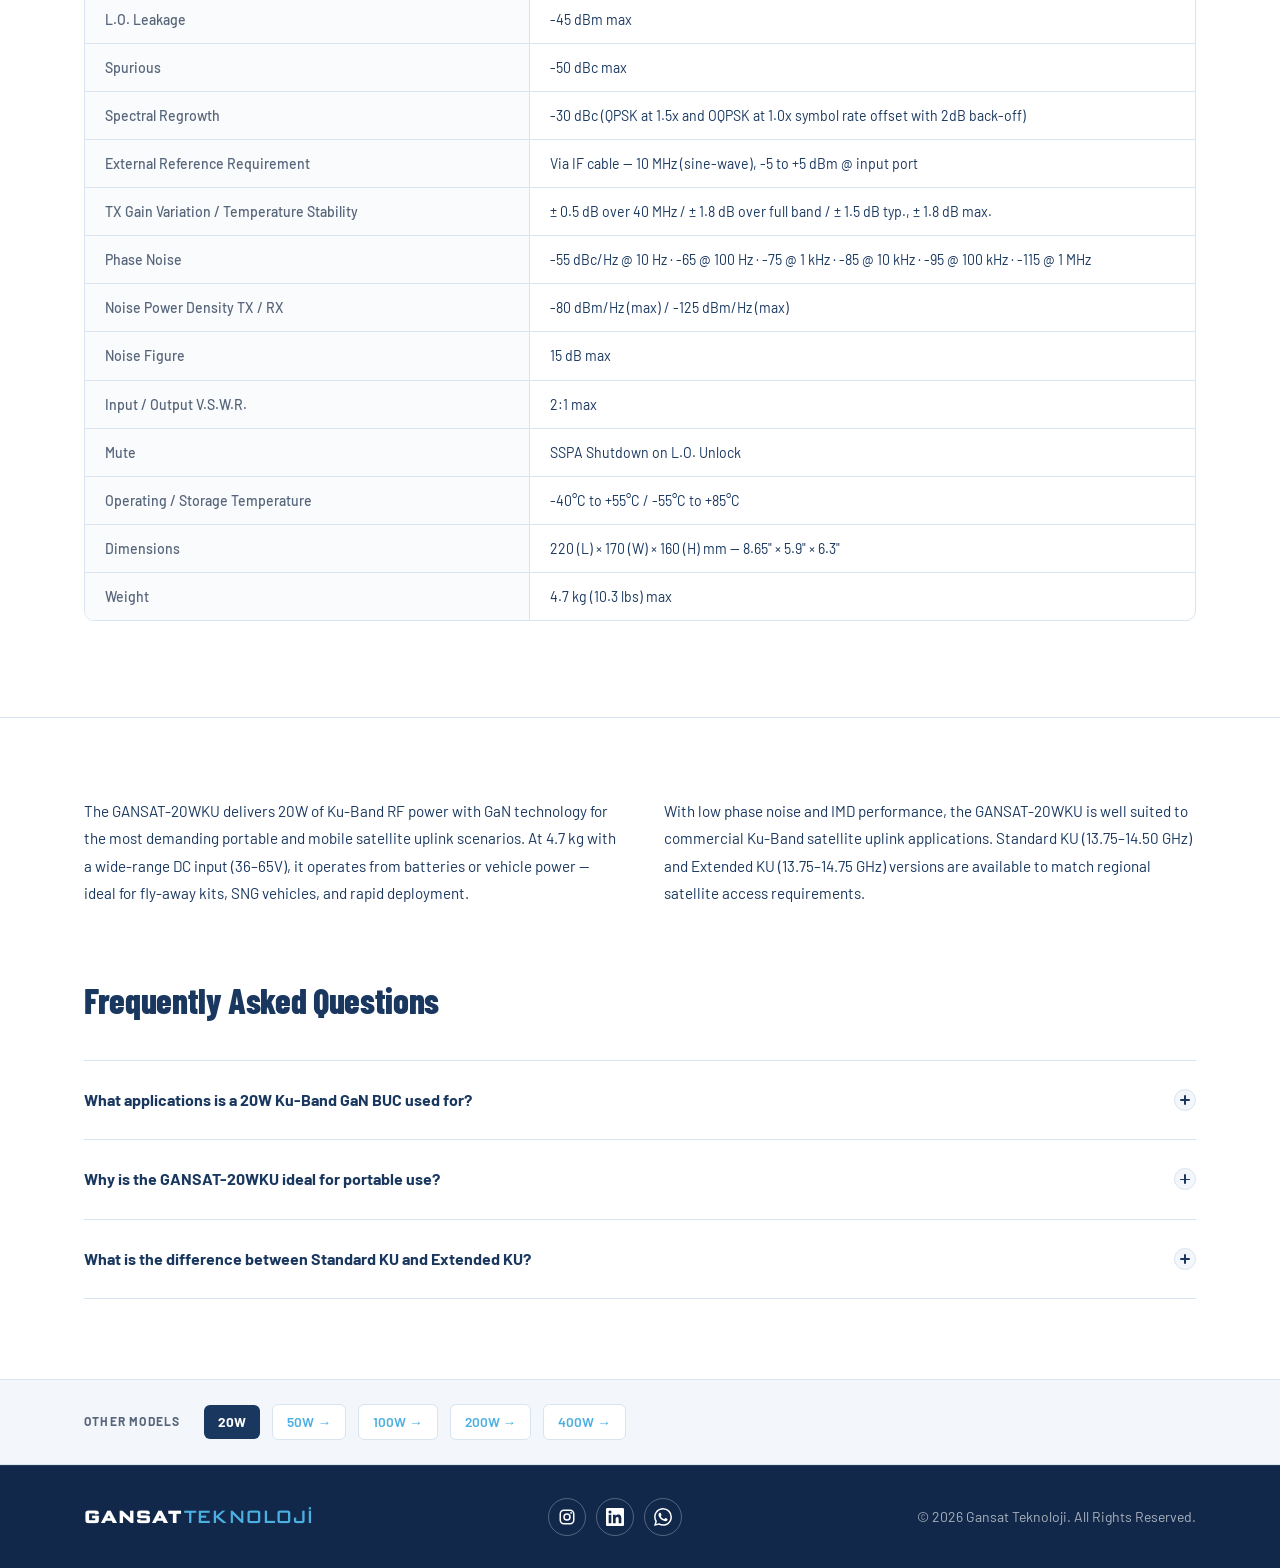
<file: en/20w-sspa.html>
<!DOCTYPE html>
<html lang="en">
<head>
    <meta charset="UTF-8">
    <meta name="viewport" content="width=device-width, initial-scale=1.0">
    <title>20W Ku-Band GaN BUC / SSPA | GANSAT-20WKU | Gansat Teknoloji</title>
    <meta name="description" content="GANSAT-20WKU 20W Ku-Band GaN BUC / SSPA: +43 dBm, 13.75–14.75 GHz. Domestically manufactured in Türkiye for portable and mobile satellite uplink.">
    <meta name="keywords" content="20W BUC, 20W SSPA, GANSAT-20WKU, GANSAT-20WEXTKU, Ku-Band BUC, GaN SSPA, Block Up Converter, satellite uplink, Gansat Teknoloji">
    <meta name="author" content="Gansat Teknoloji">
    <meta name="robots" content="index, follow, max-image-preview:large">
    <meta name="theme-color" content="#19375F">
    <link rel="canonical" href="https://www.gansat.com.tr/en/20w-sspa.html">
    <link rel="alternate" hreflang="tr" href="https://www.gansat.com.tr/20w-sspa.html">
    <link rel="alternate" hreflang="en" href="https://www.gansat.com.tr/en/20w-sspa.html">
    <link rel="alternate" hreflang="x-default" href="https://www.gansat.com.tr/en/20w-sspa.html">

    <!-- Open Graph (LinkedIn, WhatsApp, Facebook) -->
    <meta property="og:type" content="product">
    <meta property="og:site_name" content="Gansat Teknoloji">
    <meta property="og:title" content="20W Ku-Band GaN BUC / SSPA | GANSAT-20WKU | Gansat Teknoloji">
    <meta property="og:description" content="GANSAT-20WKU 20W Ku-Band GaN BUC / SSPA: +43 dBm, 13.75–14.75 GHz. Domestically manufactured in Türkiye for portable and mobile satellite uplink.">
    <meta property="og:url" content="https://www.gansat.com.tr/en/20w-sspa.html">
    <meta property="og:image" content="https://www.gansat.com.tr/og-20w.jpg">
    <meta property="og:image:type" content="image/jpeg">
    <meta property="og:image:width" content="1200">
    <meta property="og:image:height" content="630">
    <meta property="og:image:alt" content="GANSAT-20WKU 20W Ku-Band GaN SSPA / BUC">
    <meta property="og:locale" content="en_US">
    <meta property="og:locale:alternate" content="tr_TR">

    <!-- Twitter / X Card -->
    <meta name="twitter:card" content="summary_large_image">
    <meta name="twitter:title" content="20W Ku-Band GaN BUC / SSPA | GANSAT-20WKU | Gansat Teknoloji">
    <meta name="twitter:description" content="GANSAT-20WKU 20W Ku-Band GaN BUC / SSPA: +43 dBm, 13.75–14.75 GHz. Domestically manufactured in Türkiye for portable and mobile satellite uplink.">
    <meta name="twitter:image" content="https://www.gansat.com.tr/og-20w.jpg">
    <meta name="twitter:image:alt" content="GANSAT-20WKU 20W Ku-Band GaN SSPA / BUC">

    <script type="application/ld+json">
        {
          "@context": "https://schema.org",
          "@type": "Product",
          "name": "GANSAT-20WKU 20W Ku-Band GaN SSPA / BUC",
          "description": "20W Ku-Band GaN solid-state power amplifier and block up converter for portable and mobile satellite uplink applications. -40°C to +55°C operating range.",
          "brand": {
            "@type": "Brand",
            "name": "Gansat Teknoloji"
          },
          "manufacturer": {
            "@type": "Organization",
            "name": "Gansat Teknoloji",
            "url": "https://www.gansat.com.tr"
          },
          "category": "Satellite Ground Equipment / SSPA / BUC",
          "url": "https://www.gansat.com.tr/en/20w-sspa.html",
          "additionalProperty": [
            {
              "@type": "PropertyValue",
              "name": "Output Power",
              "value": "20W (+43 dBm)"
            },
            {
              "@type": "PropertyValue",
              "name": "Frequency Band",
              "value": "13.75–14.75 GHz (Ku-Band)"
            },
            {
              "@type": "PropertyValue",
              "name": "Technology",
              "value": "GaN (Gallium Nitride)"
            },
            {
              "@type": "PropertyValue",
              "name": "Weight",
              "value": "4.7 kg"
            },
            {
              "@type": "PropertyValue",
              "name": "Power Supply",
              "value": "+36V ~ +65V DC, 170W"
            }
          ],
          "image": [
            "https://www.gansat.com.tr/20w-1.webp",
            "https://www.gansat.com.tr/og-20w.jpg"
          ],
          "sku": "GANSAT-20WKU",
          "mpn": "GANSAT-20WKU"
        }
    </script>
    <script type="application/ld+json">
        {
          "@context": "https://schema.org",
          "@type": "FAQPage",
          "mainEntity": [
            {
              "@type": "Question",
              "name": "What applications is a 20W Ku-Band GaN BUC used for?",
              "acceptedAnswer": {
                "@type": "Answer",
                "text": "A 20W Ku-Band BUC is used for portable and mobile satellite uplink applications including fly-away kits, SNG vehicles, mobile VSAT terminals, and disaster recovery communications. It converts L-Band IF to Ku-Band RF for transmission to geostationary satellite transponders."
              }
            },
            {
              "@type": "Question",
              "name": "Why is the GANSAT-20WKU ideal for portable use?",
              "acceptedAnswer": {
                "@type": "Answer",
                "text": "The GANSAT-20WKU weighs only 4.7 kg and accepts a wide-range DC input (+36V ~ +65V), allowing it to run from vehicle batteries or portable power sources for rapid field deployment. GaN technology optimizes the balance between RF output power and portability in a compact enclosure."
              }
            },
            {
              "@type": "Question",
              "name": "What is the difference between Standard KU and Extended KU?",
              "acceptedAnswer": {
                "@type": "Answer",
                "text": "The Standard KU version (GANSAT-20WKU) covers 13.75–14.50 GHz, while the Extended KU version (GANSAT-20WEXTKU) extends to 13.75–14.75 GHz. The Extended KU band supports additional transponder capacity used by some satellite operators for regional coverage."
              }
            }
          ]
        }
    </script>
    <script type="application/ld+json">
        {
          "@context": "https://schema.org",
          "@type": "BreadcrumbList",
          "itemListElement": [
            {
              "@type": "ListItem",
              "position": 1,
              "name": "Home",
              "item": "https://www.gansat.com.tr/en/"
            },
            {
              "@type": "ListItem",
              "position": 2,
              "name": "Products",
              "item": "https://www.gansat.com.tr/en/#cozumler"
            },
            {
              "@type": "ListItem",
              "position": 3,
              "name": "20W SSPA",
              "item": "https://www.gansat.com.tr/en/20w-sspa.html"
            }
          ]
        }
    </script>
    <link rel="preconnect" href="https://fonts.googleapis.com">
    <link rel="preconnect" href="https://fonts.gstatic.com" crossorigin>
    <link href="https://fonts.googleapis.com/css2?family=Barlow+Condensed:wght@400;600;700;800&family=Barlow:wght@300;400;500;600&display=swap" rel="stylesheet">
    <link rel="stylesheet" href="../style.css">
    <link rel="stylesheet" href="../product.css">
    <link rel="icon" type="image/png" sizes="32x32" href="../favicon-32.png">
    <link rel="apple-touch-icon" href="../apple-touch-icon.png">
</head>
<body>
    <div class="print-header" aria-hidden="true">
        <img src="../logo.webp" alt="" width="40" height="40">
        <div class="print-brand"><strong>GANSAT <span>TEKNOLOJİ</span></strong><em data-tr="Teknik Veri Sayfası" data-en="Technical Datasheet">Technical Datasheet</em></div>
        <div class="print-contact">www.gansat.com.tr<br>sales@gansat.com.tr · +90 (541) 276 39 46</div>
    </div>
    <header>
        <nav class="container">
            <a href="index.html" class="logo">
                <img src="../logo.webp" alt="GANSAT Teknoloji logo" class="logo-mark" width="34" height="34">GANSAT<span>TEKNOLOJİ</span>
            </a>
            <ul class="nav-links" id="navLinks">
                <li><a href="index.html" data-tr="Ana Sayfa" data-en="Home">Home</a></li>
                <li><a href="index.html#cozumler" data-tr="Ürünler" data-en="Products">Products</a></li>
                <li><a href="index.html#kurumsal" data-tr="Kurumsal" data-en="About">About</a></li>
                <li><a href="index.html#iletisim" data-tr="İletişim" data-en="Contact">Contact</a></li>
            </ul>
            <div class="nav-right">
                <a href="index.html#iletisim" class="nav-cta" data-tr="Teklif Al" data-en="Get a Quote">Get a Quote</a>
                <div class="lang-toggle">
                    <a class="lang-btn" id="btn-tr" href="../../20w-sspa.html" lang="tr" hreflang="tr">TR</a>
                    <span class="lang-divider" aria-hidden="true">|</span>
                    <a class="lang-btn active" id="btn-en" href="#" aria-current="page" lang="en" hreflang="en">EN</a>
                </div>
                <button class="nav-toggle" type="button" aria-label="Menu" aria-expanded="false" aria-controls="navLinks" onclick="toggleNav(this)"><span></span><span></span><span></span></button>
            </div>
        </nav>
    </header>

    <section class="product-hero">
        <div class="container">
            <a href="index.html#cozumler" class="breadcrumb" data-tr="← Tüm Ürünler" data-en="← All Products">← All Products</a>
            <div class="product-hero-grid">
                <div class="product-gallery">
                    <div class="main-img-wrap">
                        <img src="../20w-1.webp" alt="GANSAT-20WKU 20W Ku-Band GaN SSPA" id="mainImg" width="552" height="503" fetchpriority="high" onerror="this.style.display='none'">
                    </div>
                    <div class="thumb-row">
                        <img src="../20w-1.webp" alt="GANSAT-20WKU 20W Ku-Band GaN SSPA – image 1" width="552" height="503" loading="lazy" decoding="async" onclick="switchImg(this)" class="active" onerror="this.style.display='none'">
                        <img src="../20w-2.webp" alt="GANSAT-20WKU 20W Ku-Band GaN SSPA – image 2" width="553" height="503" loading="lazy" decoding="async" onclick="switchImg(this)" onerror="this.style.display='none'">
                        <img src="../20w-3.webp" alt="GANSAT-20WKU 20W Ku-Band GaN SSPA – image 3" width="546" height="503" loading="lazy" decoding="async" onclick="switchImg(this)" onerror="this.style.display='none'">
                    </div>
                </div>
                <div class="product-intro">
                    <div class="modal-band-tag ku" style="margin-bottom:16px;">Ku-Band · GaN</div>
                    <h1>20W SSPA</h1>
                    <p class="product-lead" data-tr="20W L-to-Ku Band Block Up Converter, GaN teknolojisi tabanlıdır. Yüksek verimli solid-state tasarımı, taşınabilir ve mobil uygulamalar için idealdir." data-en="20W L-to-Ku Band Block Up Converter is based on GaN technology. Its high-efficiency solid-state design is ideal for portable and mobile applications.">20W L-to-Ku Band Block Up Converter is based on GaN technology. Its high-efficiency solid-state design is ideal for portable and mobile applications.</p>
                    <div class="key-stats">
                        <div class="ks-item"><span class="ks-val">20W</span><span class="ks-label" data-tr="Çıkış Gücü" data-en="Output Power">Output Power</span></div>
                        <div class="ks-item"><span class="ks-val">GaN</span><span class="ks-label" data-tr="Teknoloji" data-en="Technology">Technology</span></div>
                        <div class="ks-item"><span class="ks-val">4.7 kg</span><span class="ks-label" data-tr="Ağırlık" data-en="Weight">Weight</span></div>
                        <div class="ks-item"><span class="ks-val">170W</span><span class="ks-label" data-tr="Güç Tüketimi" data-en="Power Draw">Power Draw</span></div>
                    </div>
                    <h2 class="features-title" data-tr="Temel Özellikler" data-en="Key Features">Key Features</h2>
                    <ul class="feature-list">
                        <li data-tr="Çıkış frekansı 13.75 – 14.75 GHz (EXT) / 14.50 GHz (STD)" data-en="Output frequency 13.75 – 14.75 GHz (EXT) / 14.50 GHz (STD)">Output frequency 13.75 – 14.75 GHz (EXT) / 14.50 GHz (STD)</li>
                        <li data-tr="Yerel osilatör: 12.80 GHz" data-en="Local oscillator: 12.80 GHz">Local oscillator: 12.80 GHz</li>
                        <li data-tr="GaN teknolojisi: yüksek verim, düşük güç tüketimi ve yüksek güvenilirlik" data-en="GaN technology: high efficiency, low power consumption and high reliability">GaN technology: high efficiency, low power consumption and high reliability</li>
                        <li data-tr="Güç tüketimi: maks. 170W" data-en="Power consumption: 170W max.">Power consumption: 170W max.</li>
                        <li data-tr="Otomatik aralıklı güç girişi: +36V ~ +65V DC" data-en="Auto-ranging power supply: +36V ~ +65V DC">Auto-ranging power supply: +36V ~ +65V DC</li>
                        <li data-tr="Dahili 10 MHz yüksek kararlılıklı referans (opsiyonel)" data-en="Internal high-stability 10 MHz reference (optional)">Internal high-stability 10 MHz reference (optional)</li>
                        <li data-tr="RoHS uyumlu · Sadece sivil kullanım" data-en="RoHS compliant · For civil use only">RoHS compliant · For civil use only</li>
                    </ul>
                    <div class="product-actions">
                        <a href="index.html#iletisim" class="btn-primary" data-tr="Teklif Al" data-en="Request a Quote">Request a Quote</a>
                        <a class="btn-secondary datasheet-link" href="../datasheets/gansat-20wku-datasheet-en.pdf" data-pdf-tr="../datasheets/gansat-20wku-datasheet-tr.pdf" data-pdf-en="../datasheets/gansat-20wku-datasheet-en.pdf" download data-tr="Veri Sayfasını İndir (PDF)" data-en="Download Datasheet (PDF)">Download Datasheet (PDF)</a>
                    </div>
                </div>
            </div>
        </div>
    </section>

    <section class="specs-section" id="teknik">
        <div class="container">
            <div class="specs-head">
                <h2 class="specs-title" data-tr="Teknik Özellikler" data-en="Technical Specifications">Technical Specifications</h2>
                <a class="specs-download datasheet-link" href="../datasheets/gansat-20wku-datasheet-en.pdf" data-pdf-tr="../datasheets/gansat-20wku-datasheet-tr.pdf" data-pdf-en="../datasheets/gansat-20wku-datasheet-en.pdf" download><svg width="16" height="16" viewBox="0 0 16 16" fill="none" aria-hidden="true"><path d="M8 2v8M4.5 6.5 8 10l3.5-3.5M3 13h10" stroke="currentColor" stroke-width="1.6" stroke-linecap="round" stroke-linejoin="round"/></svg><span data-tr="Veri Sayfası (PDF)" data-en="Datasheet (PDF)">Datasheet (PDF)</span></a>
            </div>
            <div class="version-tabs">
                <button class="vtab active" onclick="switchVersion(this,'v20ku')" data-tr="Standart KU · 13.75–14.50 GHz" data-en="Standard KU · 13.75–14.50 GHz">Standard KU · 13.75–14.50 GHz</button>
                <button class="vtab" onclick="switchVersion(this,'v20extku')" data-tr="Genişletilmiş KU · 13.75–14.75 GHz" data-en="Extended KU · 13.75–14.75 GHz">Extended KU · 13.75–14.75 GHz</button>
            </div>
            <div id="v20ku" class="version-content active">
                <p class="version-model">GANSAT-20WKU</p>
                <div class="specs-table-wrap"><table class="specs-table"><tbody>
                    <tr><td data-tr="RF Frekans" data-en="RF Frequency">RF Frequency</td><td>13.75 – 14.50 GHz</td></tr>
                    <tr><td data-tr="Yerel Osilatör" data-en="Local Oscillator">Local Oscillator</td><td>12.80 GHz</td></tr>
                    <tr><td data-tr="Çıkış Gücü" data-en="Output Power">Output Power</td><td>20W (+43 dBm)</td></tr>
                    <tr><td data-tr="IF Konnektör" data-en="IF Connector">IF Connector</td><td>N-type or F-type</td></tr>
                    <tr><td data-tr="Güç Kaynağı" data-en="Power Supply">Power Supply</td><td>+36V ~ +65V DC, 170W typ.</td></tr>
                    <tr><td data-tr="Çıkış Arayüzü" data-en="Output Interface">Output Interface</td><td>WR-75 G</td></tr>
                    <tr><td data-tr="Kazanç" data-en="Gain">Gain</td><td>65 dB min, 68 dB nominal</td></tr>
                    <tr><td>IMD3 (Two Tones)</td><td>-26 dBc max. 2 signals 5 MHz apart at P-LINEAR</td></tr>
                    <tr><td>L.O. Leakage</td><td>-45 dBm max</td></tr>
                    <tr><td>Spurious</td><td>-50 dBc max</td></tr>
                    <tr><td data-tr="Spektral Büyüme" data-en="Spectral Regrowth">Spectral Regrowth</td><td>-30 dBc (QPSK at 1.5x and OQPSK at 1.0x symbol rate offset with 2dB back-off)</td></tr>
                    <tr><td data-tr="Dış Referans Gereksinimi" data-en="External Reference Requirement">External Reference Requirement</td><td>Via IF cable — 10 MHz (sine-wave), -5 to +5 dBm @ input port</td></tr>
                    <tr><td data-tr="TX Kazanç Varyasyonu / Sıcaklık Kararlılığı" data-en="TX Gain Variation / Temperature Stability">TX Gain Variation / Temperature Stability</td><td>± 0.5 dB over 40 MHz / ± 1.8 dB over full band / ± 1.5 dB typ., ± 1.8 dB max.</td></tr>
                    <tr><td data-tr="Faz Gürültüsü" data-en="Phase Noise">Phase Noise</td><td>-55 dBc/Hz @ 10 Hz · -65 @ 100 Hz · -75 @ 1 kHz · -85 @ 10 kHz · -95 @ 100 kHz · -115 @ 1 MHz</td></tr>
                    <tr><td data-tr="Gürültü Güç Yoğunluğu TX / RX" data-en="Noise Power Density TX / RX">Noise Power Density TX / RX</td><td>-80 dBm/Hz (max) / -125 dBm/Hz (max)</td></tr>
                    <tr><td data-tr="Gürültü Faktörü" data-en="Noise Figure">Noise Figure</td><td>15 dB max</td></tr>
                    <tr><td>Input / Output V.S.W.R.</td><td>2:1 max</td></tr>
                    <tr><td>Mute</td><td data-tr="L.O. Kilit Kaybında SSPA Kapatma" data-en="SSPA Shutdown on L.O. Unlock">SSPA Shutdown on L.O. Unlock</td></tr>
                    <tr><td data-tr="Çalışma / Depolama Sıcaklığı" data-en="Operating / Storage Temperature">Operating / Storage Temperature</td><td>-40°C to +55°C / -55°C to +85°C</td></tr>
                    <tr><td data-tr="Boyutlar" data-en="Dimensions">Dimensions</td><td>220 (L) × 170 (W) × 160 (H) mm — 8.65" × 5.9" × 6.3"</td></tr>
                    <tr><td data-tr="Ağırlık" data-en="Weight">Weight</td><td>4.7 kg (10.3 lbs) max</td></tr>
                </tbody></table></div>
            </div>
            <div id="v20extku" class="version-content">
                <p class="version-model">GANSAT-20WEXTKU</p>
                <div class="specs-table-wrap"><table class="specs-table"><tbody>
                    <tr><td data-tr="RF Frekans" data-en="RF Frequency">RF Frequency</td><td>13.75 – 14.75 GHz</td></tr>
                    <tr><td data-tr="Yerel Osilatör" data-en="Local Oscillator">Local Oscillator</td><td>12.80 GHz</td></tr>
                    <tr><td data-tr="Çıkış Gücü" data-en="Output Power">Output Power</td><td>20W (+43 dBm)</td></tr>
                    <tr><td data-tr="IF Konnektör" data-en="IF Connector">IF Connector</td><td>N-type or F-type</td></tr>
                    <tr><td data-tr="Güç Kaynağı" data-en="Power Supply">Power Supply</td><td>+36V ~ +65V DC, 170W typ.</td></tr>
                    <tr><td data-tr="Çıkış Arayüzü" data-en="Output Interface">Output Interface</td><td>WR-75 G</td></tr>
                    <tr><td data-tr="Kazanç" data-en="Gain">Gain</td><td>65 dB min, 68 dB nominal</td></tr>
                    <tr><td>IMD3 (Two Tones)</td><td>-26 dBc max. 2 signals 5 MHz apart at P-LINEAR</td></tr>
                    <tr><td>L.O. Leakage</td><td>-45 dBm max</td></tr>
                    <tr><td>Spurious</td><td>-50 dBc max</td></tr>
                    <tr><td data-tr="Spektral Büyüme" data-en="Spectral Regrowth">Spectral Regrowth</td><td>-30 dBc (QPSK at 1.5x and OQPSK at 1.0x symbol rate offset with 2dB back-off)</td></tr>
                    <tr><td data-tr="Dış Referans Gereksinimi" data-en="External Reference Requirement">External Reference Requirement</td><td>Via IF cable — 10 MHz (sine-wave), -5 to +5 dBm @ input port</td></tr>
                    <tr><td data-tr="TX Kazanç Varyasyonu / Sıcaklık Kararlılığı" data-en="TX Gain Variation / Temperature Stability">TX Gain Variation / Temperature Stability</td><td>± 0.5 dB over 40 MHz / ± 1.8 dB over full band / ± 1.5 dB typ., ± 1.8 dB max.</td></tr>
                    <tr><td data-tr="Faz Gürültüsü" data-en="Phase Noise">Phase Noise</td><td>-55 dBc/Hz @ 10 Hz · -65 @ 100 Hz · -75 @ 1 kHz · -85 @ 10 kHz · -95 @ 100 kHz · -115 @ 1 MHz</td></tr>
                    <tr><td data-tr="Gürültü Güç Yoğunluğu TX / RX" data-en="Noise Power Density TX / RX">Noise Power Density TX / RX</td><td>-80 dBm/Hz (max) / -125 dBm/Hz (max)</td></tr>
                    <tr><td data-tr="Gürültü Faktörü" data-en="Noise Figure">Noise Figure</td><td>15 dB max</td></tr>
                    <tr><td>Input / Output V.S.W.R.</td><td>2:1 max</td></tr>
                    <tr><td>Mute</td><td data-tr="L.O. Kilit Kaybında SSPA Kapatma" data-en="SSPA Shutdown on L.O. Unlock">SSPA Shutdown on L.O. Unlock</td></tr>
                    <tr><td data-tr="Çalışma / Depolama Sıcaklığı" data-en="Operating / Storage Temperature">Operating / Storage Temperature</td><td>-40°C to +55°C / -55°C to +85°C</td></tr>
                    <tr><td data-tr="Boyutlar" data-en="Dimensions">Dimensions</td><td>220 (L) × 170 (W) × 160 (H) mm — 8.65" × 5.9" × 6.3"</td></tr>
                    <tr><td data-tr="Ağırlık" data-en="Weight">Weight</td><td>4.7 kg (10.3 lbs) max</td></tr>
                </tbody></table></div>
            </div>
        </div>
    </section>

    <section class="product-description-section">
        <div class="container">
            <div class="product-description">
                <p data-tr="GANSAT-20WKU, 20W çıkış gücü ve GaN teknolojisiyle taşınabilir ve mobil uydu haberleşmesinde en yüksek güvenilirliği sunar. 4,7 kg ağırlığı ve DC güç girişiyle (36–65V) pil veya araç gücüyle çalışabilir; acil iletişim, haber yapımı ve sahaya konuşlanma senaryoları için idealdir." data-en="The GANSAT-20WKU delivers 20W of Ku-Band RF power with GaN technology for the most demanding portable and mobile satellite uplink scenarios. At 4.7 kg with a wide-range DC input (36–65V), it operates from batteries or vehicle power — ideal for fly-away kits, SNG vehicles, and rapid deployment.">The GANSAT-20WKU delivers 20W of Ku-Band RF power with GaN technology for the most demanding portable and mobile satellite uplink scenarios. At 4.7 kg with a wide-range DC input (36–65V), it operates from batteries or vehicle power — ideal for fly-away kits, SNG vehicles, and rapid deployment.</p>
                <p data-tr="Düşük faz gürültüsü ve IMD performansıyla ticari Ku-Band uydu uplink uygulamalarına uygundur. Standart KU (13,75–14,50 GHz) ve Genişletilmiş KU (13,75–14,75 GHz) versiyonları, farklı bölgesel uydu erişim ihtiyaçlarına göre seçilebilir." data-en="With low phase noise and IMD performance, the GANSAT-20WKU is well suited to commercial Ku-Band satellite uplink applications. Standard KU (13.75–14.50 GHz) and Extended KU (13.75–14.75 GHz) versions are available to match regional satellite access requirements.">With low phase noise and IMD performance, the GANSAT-20WKU is well suited to commercial Ku-Band satellite uplink applications. Standard KU (13.75–14.50 GHz) and Extended KU (13.75–14.75 GHz) versions are available to match regional satellite access requirements.</p>
            </div>
            <div class="product-faq">
                <h2 data-tr="Sık Sorulan Sorular" data-en="Frequently Asked Questions">Frequently Asked Questions</h2>
                <div class="faq-item">
                    <h3>
                        <button class="faq-toggle" aria-expanded="false" onclick="toggleFaq(this)">
                            <span class="faq-toggle-text" data-tr="20W Ku-Band GaN BUC hangi uygulamalar için kullanılır?" data-en="What applications is a 20W Ku-Band GaN BUC used for?">What applications is a 20W Ku-Band GaN BUC used for?</span>
                            <span class="faq-icon"></span>
                        </button>
                    </h3>
                    <div class="faq-answer">
                        <p data-tr="20W Ku-Band BUC; fly-away sistemler, SNG araçları, mobil VSAT terminalleri ve afet kurtarma haberleşmesi gibi taşınabilir ve sahaya konuşlanabilir uydu uplink uygulamalarında kullanılır. L-Band IF sinyalini Ku-Band RF'e dönüştürerek jeostatik uydu transponderleriyle iletişimi sağlar." data-en="A 20W Ku-Band BUC is used for portable and mobile satellite uplink applications including fly-away kits, SNG vehicles, mobile VSAT terminals, and disaster recovery communications. It converts L-Band IF to Ku-Band RF for transmission to geostationary satellite transponders.">A 20W Ku-Band BUC is used for portable and mobile satellite uplink applications including fly-away kits, SNG vehicles, mobile VSAT terminals, and disaster recovery communications. It converts L-Band IF to Ku-Band RF for transmission to geostationary satellite transponders.</p>
                    </div>
                </div>
                <div class="faq-item">
                    <h3>
                        <button class="faq-toggle" aria-expanded="false" onclick="toggleFaq(this)">
                            <span class="faq-toggle-text" data-tr="GANSAT-20WKU neden taşınabilir kullanım için idealdir?" data-en="Why is the GANSAT-20WKU ideal for portable use?">Why is the GANSAT-20WKU ideal for portable use?</span>
                            <span class="faq-icon"></span>
                        </button>
                    </h3>
                    <div class="faq-answer">
                        <p data-tr="GANSAT-20WKU yalnızca 4,7 kg ağırlığında olup geniş aralıklı DC girişiyle (+36V ~ +65V) araç bataryasından veya portatif güç kaynaklarından beslenebildiğinden sahaya hızla konuşlanabilir. GaN teknolojisi, kompakt boyutta yüksek verim sağlayarak hem güç hem de taşınabilirlik dengesini optimize eder." data-en="The GANSAT-20WKU weighs only 4.7 kg and accepts a wide-range DC input (+36V ~ +65V), allowing it to run from vehicle batteries or portable power sources for rapid field deployment. GaN technology optimizes the balance between RF output power and portability in a compact enclosure.">The GANSAT-20WKU weighs only 4.7 kg and accepts a wide-range DC input (+36V ~ +65V), allowing it to run from vehicle batteries or portable power sources for rapid field deployment. GaN technology optimizes the balance between RF output power and portability in a compact enclosure.</p>
                    </div>
                </div>
                <div class="faq-item">
                    <h3>
                        <button class="faq-toggle" aria-expanded="false" onclick="toggleFaq(this)">
                            <span class="faq-toggle-text" data-tr="Standart KU ile Genişletilmiş KU arasındaki fark nedir?" data-en="What is the difference between Standard KU and Extended KU?">What is the difference between Standard KU and Extended KU?</span>
                            <span class="faq-icon"></span>
                        </button>
                    </h3>
                    <div class="faq-answer">
                        <p data-tr="Standart KU versiyonu (GANSAT-20WKU) 13,75–14,50 GHz aralığını kapsarken, Genişletilmiş KU versiyonu (GANSAT-20WEXTKU) 13,75–14,75 GHz'e kadar çıkar. Genişletilmiş KU, bazı uydu operatörlerinin bölgesel kapsama için kullandığı ek transponder kapasitesini destekler." data-en="The Standard KU version (GANSAT-20WKU) covers 13.75–14.50 GHz, while the Extended KU version (GANSAT-20WEXTKU) extends to 13.75–14.75 GHz. The Extended KU band supports additional transponder capacity used by some satellite operators for regional coverage.">The Standard KU version (GANSAT-20WKU) covers 13.75–14.50 GHz, while the Extended KU version (GANSAT-20WEXTKU) extends to 13.75–14.75 GHz. The Extended KU band supports additional transponder capacity used by some satellite operators for regional coverage.</p>
                    </div>
                </div>
            </div>
        </div>
    </section>

    <section class="product-nav-section">
        <div class="container product-nav">
            <span class="pnav-label" data-tr="Diğer Modeller" data-en="Other Models">Other Models</span>
            <div class="pnav-links">
                <span class="pnav-current">20W</span>
                <a href="50w-sspa.html">50W →</a>
                <a href="100w-sspa.html">100W →</a>
                <a href="200w-sspa.html">200W →</a>
                <a href="400w-sspa.html">400W →</a>
            </div>
        </div>
    </section>

    <footer>
        <div class="container footer-inner">
            <div class="logo" style="font-size:1.1rem;">GANSAT<span>TEKNOLOJİ</span></div>
            <div class="social-links">
                <a href="https://www.instagram.com/gansatteknoloji/" target="_blank" rel="noopener" aria-label="Instagram: @gansatteknoloji"><svg width="18" height="18" viewBox="0 0 24 24" fill="none" stroke="currentColor" stroke-width="2" aria-hidden="true"><rect x="3" y="3" width="18" height="18" rx="5"/><circle cx="12" cy="12" r="4"/><circle cx="17.5" cy="6.5" r="1.2" fill="currentColor" stroke="none"/></svg></a>
                <a href="https://www.linkedin.com/company/gansat-teknoloji/" target="_blank" rel="noopener" aria-label="LinkedIn: Gansat Teknoloji"><svg width="18" height="18" viewBox="0 0 24 24" fill="currentColor" aria-hidden="true"><path d="M20.447 20.452h-3.554v-5.569c0-1.328-.027-3.037-1.852-3.037-1.853 0-2.136 1.445-2.136 2.939v5.667H9.351V9h3.414v1.561h.046c.477-.9 1.637-1.85 3.37-1.85 3.601 0 4.267 2.37 4.267 5.455v6.286zM5.337 7.433a2.062 2.062 0 1 1 0-4.125 2.062 2.062 0 0 1 0 4.125zM7.119 20.452H3.555V9h3.564v11.452zM22.225 0H1.771C.792 0 0 .774 0 1.729v20.542C0 23.227.792 24 1.771 24h20.451C23.2 24 24 23.227 24 22.271V1.729C24 .774 23.2 0 22.222 0h.003z"/></svg></a>
                <a href="https://wa.me/905412763946" target="_blank" rel="noopener" aria-label="WhatsApp: +90 541 276 39 46"><svg width="18" height="18" viewBox="0 0 24 24" fill="currentColor" aria-hidden="true"><path d="M17.472 14.382c-.297-.149-1.758-.867-2.03-.967-.273-.099-.471-.148-.67.15-.197.297-.767.966-.94 1.164-.173.199-.347.223-.644.075-.297-.15-1.255-.463-2.39-1.475-.883-.788-1.48-1.761-1.653-2.059-.173-.297-.018-.458.13-.606.134-.133.298-.347.446-.52.149-.174.198-.298.298-.497.099-.198.05-.371-.025-.52-.075-.149-.669-1.612-.916-2.207-.242-.579-.487-.5-.669-.51-.173-.008-.371-.01-.57-.01-.198 0-.52.074-.792.372-.272.297-1.04 1.016-1.04 2.479 0 1.462 1.065 2.875 1.213 3.074.149.198 2.096 3.2 5.077 4.487.709.306 1.262.489 1.694.625.712.227 1.36.195 1.871.118.571-.085 1.758-.719 2.006-1.413.248-.694.248-1.289.173-1.413-.074-.124-.272-.198-.57-.347m-5.421 7.403h-.004a9.87 9.87 0 0 1-5.031-1.378l-.361-.214-3.741.982.998-3.648-.235-.374a9.86 9.86 0 0 1-1.51-5.26c.001-5.45 4.436-9.884 9.888-9.884 2.64 0 5.122 1.03 6.988 2.898a9.825 9.825 0 0 1 2.893 6.994c-.003 5.45-4.437 9.884-9.885 9.884m8.413-18.297A11.815 11.815 0 0 0 12.05 0C5.495 0 .16 5.335.157 11.892c0 2.096.547 4.142 1.588 5.945L.057 24l6.305-1.654a11.882 11.882 0 0 0 5.683 1.448h.005c6.554 0 11.89-5.335 11.893-11.893a11.821 11.821 0 0 0-3.48-8.413z"/></svg></a>
            </div>
            <p>&copy; 2026 Gansat Teknoloji. <span data-tr="Tüm Hakları Saklıdır." data-en="All Rights Reserved.">All Rights Reserved.</span></p>
        </div>
    </footer>
    <script>
        function switchImg(el) { document.getElementById('mainImg').src = el.src; document.querySelectorAll('.thumb-row img').forEach(i => i.classList.remove('active')); el.classList.add('active'); }
        function switchVersion(btn, id) { document.querySelectorAll('.vtab').forEach(t => t.classList.remove('active')); document.querySelectorAll('.version-content').forEach(c => c.style.display = 'none'); btn.classList.add('active'); document.getElementById(id).style.display = 'block'; }
        document.addEventListener('DOMContentLoaded', function() { document.querySelectorAll('.version-content').forEach(function(el) { el.style.display = 'none'; }); var a = document.querySelector('.version-content.active'); if (a) a.style.display = 'block'; });
        function toggleFaq(btn) { var expanded = btn.getAttribute("aria-expanded") === "true"; btn.setAttribute("aria-expanded", String(!expanded)); var answer = btn.closest(".faq-item").querySelector(".faq-answer"); answer.classList.toggle("open", !expanded); }
        /* Mobil menü */
        function toggleNav(btn) {
            var open = btn.closest('nav').classList.toggle('nav-open');
            btn.setAttribute('aria-expanded', String(open));
        }
        document.querySelectorAll('.nav-links a').forEach(function(a) {
            a.addEventListener('click', function() {
                var nav = a.closest('nav'); nav.classList.remove('nav-open');
                nav.querySelector('.nav-toggle').setAttribute('aria-expanded', 'false');
            });
        });
        function setLang(lang) { document.documentElement.lang = lang; document.querySelectorAll('[data-tr]').forEach(el => { const t = el.getAttribute('data-' + lang); if (t) el.innerHTML = t; }); document.querySelectorAll('.datasheet-link').forEach(function(a) { a.href = a.getAttribute('data-pdf-' + lang); }); document.getElementById('btn-tr').classList.toggle('active', lang === 'tr'); document.getElementById('btn-en').classList.toggle('active', lang === 'en'); }
    </script>
</body>
</html>
</file>
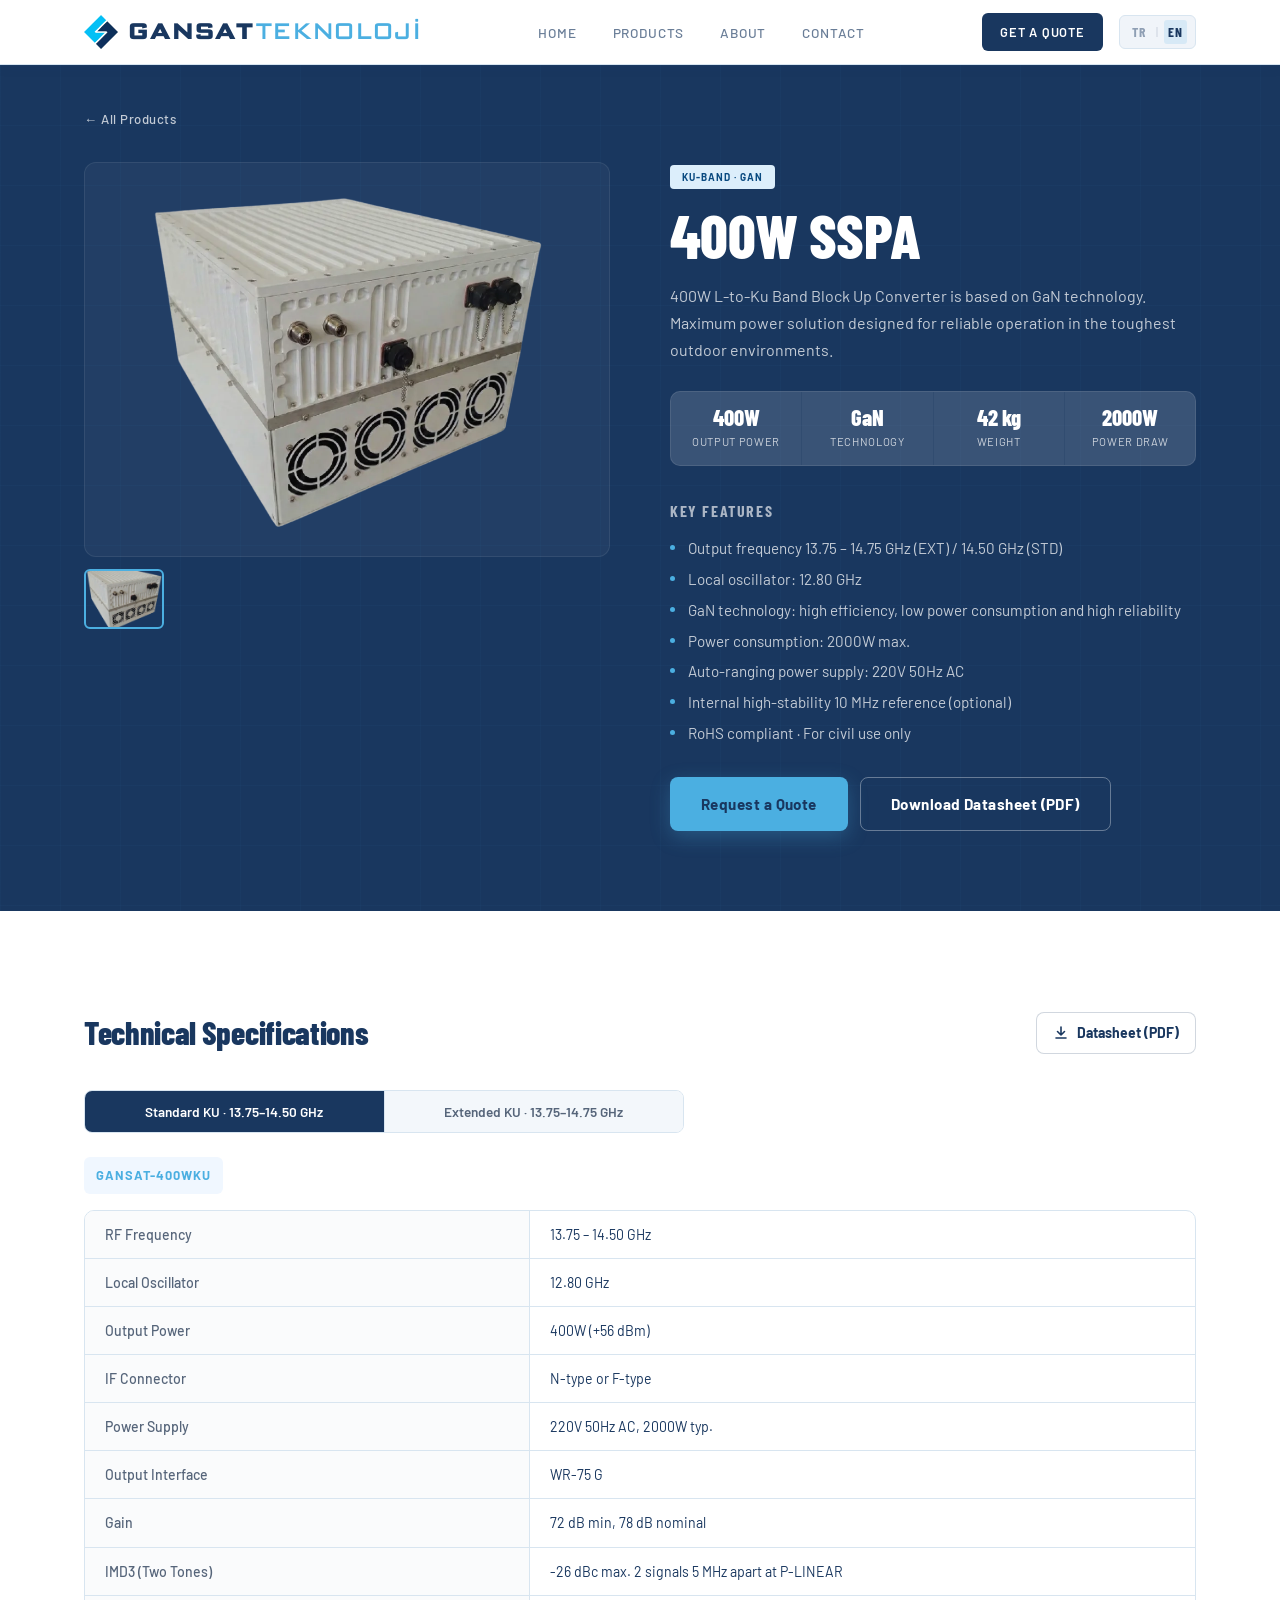
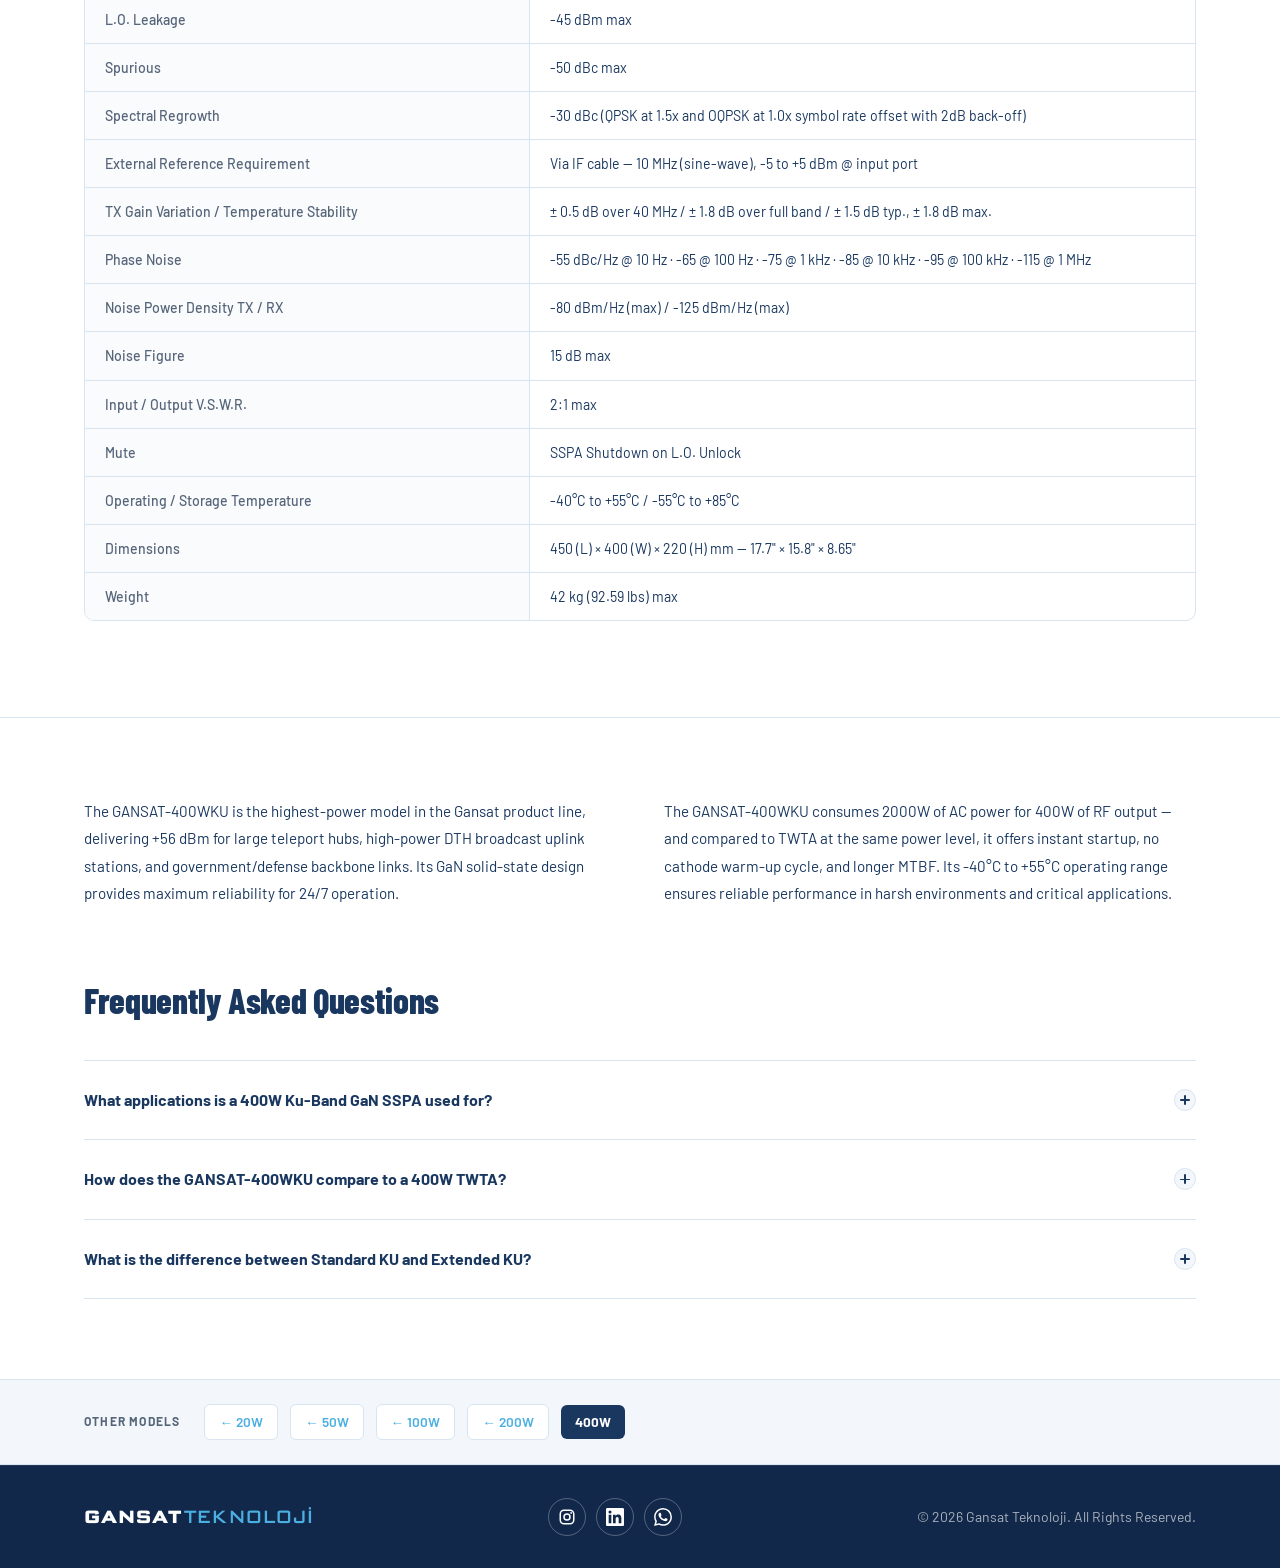
<file: en/400w-sspa.html>
<!DOCTYPE html>
<html lang="en">
<head>
    <meta charset="UTF-8">
    <meta name="viewport" content="width=device-width, initial-scale=1.0">
    <title>400W Ku-Band GaN BUC / SSPA | GANSAT-400WKU | Gansat Teknoloji</title>
    <meta name="description" content="GANSAT-400WKU 400W Ku-Band GaN BUC / SSPA: +56 dBm, 13.75–14.75 GHz. Domestically manufactured in Türkiye for teleport and high-power satellite uplink.">
    <meta name="keywords" content="400W BUC, 400W SSPA, GANSAT-400WKU, GANSAT-400WEXTKU, Ku-Band BUC, GaN SSPA, Block Up Converter, satellite uplink, Gansat Teknoloji">
    <meta name="author" content="Gansat Teknoloji">
    <meta name="robots" content="index, follow, max-image-preview:large">
    <meta name="theme-color" content="#19375F">
    <link rel="canonical" href="https://www.gansat.com.tr/en/400w-sspa.html">
    <link rel="alternate" hreflang="tr" href="https://www.gansat.com.tr/400w-sspa.html">
    <link rel="alternate" hreflang="en" href="https://www.gansat.com.tr/en/400w-sspa.html">
    <link rel="alternate" hreflang="x-default" href="https://www.gansat.com.tr/en/400w-sspa.html">

    <!-- Open Graph (LinkedIn, WhatsApp, Facebook) -->
    <meta property="og:type" content="product">
    <meta property="og:site_name" content="Gansat Teknoloji">
    <meta property="og:title" content="400W Ku-Band GaN BUC / SSPA | GANSAT-400WKU | Gansat Teknoloji">
    <meta property="og:description" content="GANSAT-400WKU 400W Ku-Band GaN BUC / SSPA: +56 dBm, 13.75–14.75 GHz. Domestically manufactured in Türkiye for teleport and high-power satellite uplink.">
    <meta property="og:url" content="https://www.gansat.com.tr/en/400w-sspa.html">
    <meta property="og:image" content="https://www.gansat.com.tr/og-400w.jpg">
    <meta property="og:image:type" content="image/jpeg">
    <meta property="og:image:width" content="1200">
    <meta property="og:image:height" content="630">
    <meta property="og:image:alt" content="GANSAT-400WKU 400W Ku-Band GaN SSPA / BUC">
    <meta property="og:locale" content="en_US">
    <meta property="og:locale:alternate" content="tr_TR">

    <!-- Twitter / X Card -->
    <meta name="twitter:card" content="summary_large_image">
    <meta name="twitter:title" content="400W Ku-Band GaN BUC / SSPA | GANSAT-400WKU | Gansat Teknoloji">
    <meta name="twitter:description" content="GANSAT-400WKU 400W Ku-Band GaN BUC / SSPA: +56 dBm, 13.75–14.75 GHz. Domestically manufactured in Türkiye for teleport and high-power satellite uplink.">
    <meta name="twitter:image" content="https://www.gansat.com.tr/og-400w.jpg">
    <meta name="twitter:image:alt" content="GANSAT-400WKU 400W Ku-Band GaN SSPA / BUC">

    <script type="application/ld+json">
        {
          "@context": "https://schema.org",
          "@type": "Product",
          "name": "GANSAT-400WKU 400W Ku-Band GaN SSPA / BUC",
          "description": "400W Ku-Band GaN solid-state power amplifier and block up converter — the highest power SSPA in the Gansat product line. Designed for maximum EIRP teleport and broadcast uplink stations. 220V AC, 42 kg.",
          "brand": {
            "@type": "Brand",
            "name": "Gansat Teknoloji"
          },
          "manufacturer": {
            "@type": "Organization",
            "name": "Gansat Teknoloji",
            "url": "https://www.gansat.com.tr"
          },
          "category": "Satellite Ground Equipment / SSPA / BUC",
          "url": "https://www.gansat.com.tr/en/400w-sspa.html",
          "additionalProperty": [
            {
              "@type": "PropertyValue",
              "name": "Output Power",
              "value": "400W (+56 dBm)"
            },
            {
              "@type": "PropertyValue",
              "name": "Frequency Band",
              "value": "13.75–14.75 GHz (Ku-Band)"
            },
            {
              "@type": "PropertyValue",
              "name": "Technology",
              "value": "GaN (Gallium Nitride)"
            },
            {
              "@type": "PropertyValue",
              "name": "Weight",
              "value": "42 kg"
            },
            {
              "@type": "PropertyValue",
              "name": "Power Supply",
              "value": "220V 50Hz AC, 2000W"
            }
          ],
          "image": [
            "https://www.gansat.com.tr/400w-1.webp",
            "https://www.gansat.com.tr/og-400w.jpg"
          ],
          "sku": "GANSAT-400WKU",
          "mpn": "GANSAT-400WKU"
        }
    </script>
    <script type="application/ld+json">
        {
          "@context": "https://schema.org",
          "@type": "FAQPage",
          "mainEntity": [
            {
              "@type": "Question",
              "name": "What applications is a 400W Ku-Band GaN SSPA used for?",
              "acceptedAnswer": {
                "@type": "Answer",
                "text": "A 400W Ku-Band GaN SSPA is used for maximum-EIRP satellite uplink: large teleport hubs, high-power DTH broadcast uplink, government/defense backbone links, and redundant hot-standby configurations. At +56 dBm, it provides the highest link margin in the Gansat SSPA product line."
              }
            },
            {
              "@type": "Question",
              "name": "How does the GANSAT-400WKU compare to a 400W TWTA?",
              "acceptedAnswer": {
                "@type": "Answer",
                "text": "The GANSAT-400WKU delivers 400W from 2000W AC. Compared to a TWTA at the same power level: instant startup, no cathode warm-up cycle, longer MTBF (no vacuum tube wear), and better spectral performance at back-off — all critical for 24/7 broadcast and teleport operations."
              }
            },
            {
              "@type": "Question",
              "name": "What is the difference between Standard KU and Extended KU?",
              "acceptedAnswer": {
                "@type": "Answer",
                "text": "The Standard KU version covers 13.75–14.50 GHz; the Extended KU version covers 13.75–14.75 GHz. For high-power broadcast and teleport applications, the extended band is often required to reach all transponders on a given satellite arc."
              }
            }
          ]
        }
    </script>
    <script type="application/ld+json">
        {
          "@context": "https://schema.org",
          "@type": "BreadcrumbList",
          "itemListElement": [
            {
              "@type": "ListItem",
              "position": 1,
              "name": "Home",
              "item": "https://www.gansat.com.tr/en/"
            },
            {
              "@type": "ListItem",
              "position": 2,
              "name": "Products",
              "item": "https://www.gansat.com.tr/en/#cozumler"
            },
            {
              "@type": "ListItem",
              "position": 3,
              "name": "400W SSPA",
              "item": "https://www.gansat.com.tr/en/400w-sspa.html"
            }
          ]
        }
    </script>
    <link rel="preconnect" href="https://fonts.googleapis.com">
    <link rel="preconnect" href="https://fonts.gstatic.com" crossorigin>
    <link href="https://fonts.googleapis.com/css2?family=Barlow+Condensed:wght@400;600;700;800&family=Barlow:wght@300;400;500;600&display=swap" rel="stylesheet">
    <link rel="stylesheet" href="../style.css">
    <link rel="stylesheet" href="../product.css">
    <link rel="icon" type="image/png" sizes="32x32" href="../favicon-32.png">
    <link rel="apple-touch-icon" href="../apple-touch-icon.png">
</head>
<body>
    <div class="print-header" aria-hidden="true">
        <img src="../logo.webp" alt="" width="40" height="40">
        <div class="print-brand"><strong>GANSAT <span>TEKNOLOJİ</span></strong><em data-tr="Teknik Veri Sayfası" data-en="Technical Datasheet">Technical Datasheet</em></div>
        <div class="print-contact">www.gansat.com.tr<br>sales@gansat.com.tr · +90 (541) 276 39 46</div>
    </div>
    <header>
        <nav class="container">
            <a href="index.html" class="logo">
                <img src="../logo.webp" alt="GANSAT Teknoloji logo" class="logo-mark" width="34" height="34">GANSAT<span>TEKNOLOJİ</span>
            </a>
            <ul class="nav-links" id="navLinks">
                <li><a href="index.html" data-tr="Ana Sayfa" data-en="Home">Home</a></li>
                <li><a href="index.html#cozumler" data-tr="Ürünler" data-en="Products">Products</a></li>
                <li><a href="index.html#kurumsal" data-tr="Kurumsal" data-en="About">About</a></li>
                <li><a href="index.html#iletisim" data-tr="İletişim" data-en="Contact">Contact</a></li>
            </ul>
            <div class="nav-right">
                <a href="index.html#iletisim" class="nav-cta" data-tr="Teklif Al" data-en="Get a Quote">Get a Quote</a>
                <div class="lang-toggle">
                    <a class="lang-btn" id="btn-tr" href="../../400w-sspa.html" lang="tr" hreflang="tr">TR</a>
                    <span class="lang-divider" aria-hidden="true">|</span>
                    <a class="lang-btn active" id="btn-en" href="#" aria-current="page" lang="en" hreflang="en">EN</a>
                </div>
                <button class="nav-toggle" type="button" aria-label="Menu" aria-expanded="false" aria-controls="navLinks" onclick="toggleNav(this)"><span></span><span></span><span></span></button>
            </div>
        </nav>
    </header>

    <section class="product-hero">
        <div class="container">
            <a href="index.html#cozumler" class="breadcrumb" data-tr="← Tüm Ürünler" data-en="← All Products">← All Products</a>
            <div class="product-hero-grid">
                <div class="product-gallery">
                    <div class="main-img-wrap">
                        <img src="../400w-1.webp" alt="GANSAT-400WKU 400W Ku-Band GaN SSPA" id="mainImg" width="720" height="643" fetchpriority="high" onerror="this.style.display='none'">
                    </div>
                    <div class="thumb-row">
                        <img src="../400w-1.webp" alt="GANSAT-400WKU 400W Ku-Band GaN SSPA – image 1" width="720" height="643" loading="lazy" decoding="async" onclick="switchImg(this)" class="active" onerror="this.style.display='none'">
                    </div>
                </div>
                <div class="product-intro">
                    <div class="modal-band-tag ku" style="margin-bottom:16px;">Ku-Band · GaN</div>
                    <h1>400W SSPA</h1>
                    <p class="product-lead" data-tr="400W L-to-Ku Band Block Up Converter, GaN teknolojisi tabanlıdır. Zorlu dış ortam koşullarında güvenilir çalışma için tasarlanmış maksimum güç çözümü." data-en="400W L-to-Ku Band Block Up Converter is based on GaN technology. Maximum power solution designed for reliable operation in the toughest outdoor environments.">400W L-to-Ku Band Block Up Converter is based on GaN technology. Maximum power solution designed for reliable operation in the toughest outdoor environments.</p>
                    <div class="key-stats">
                        <div class="ks-item"><span class="ks-val">400W</span><span class="ks-label" data-tr="Çıkış Gücü" data-en="Output Power">Output Power</span></div>
                        <div class="ks-item"><span class="ks-val">GaN</span><span class="ks-label" data-tr="Teknoloji" data-en="Technology">Technology</span></div>
                        <div class="ks-item"><span class="ks-val">42 kg</span><span class="ks-label" data-tr="Ağırlık" data-en="Weight">Weight</span></div>
                        <div class="ks-item"><span class="ks-val">2000W</span><span class="ks-label" data-tr="Güç Tüketimi" data-en="Power Draw">Power Draw</span></div>
                    </div>
                    <h2 class="features-title" data-tr="Temel Özellikler" data-en="Key Features">Key Features</h2>
                    <ul class="feature-list">
                        <li data-tr="Çıkış frekansı 13.75 – 14.75 GHz (EXT) / 14.50 GHz (STD)" data-en="Output frequency 13.75 – 14.75 GHz (EXT) / 14.50 GHz (STD)">Output frequency 13.75 – 14.75 GHz (EXT) / 14.50 GHz (STD)</li>
                        <li data-tr="Yerel osilatör: 12.80 GHz" data-en="Local oscillator: 12.80 GHz">Local oscillator: 12.80 GHz</li>
                        <li data-tr="GaN teknolojisi: yüksek verim, düşük güç tüketimi ve yüksek güvenilirlik" data-en="GaN technology: high efficiency, low power consumption and high reliability">GaN technology: high efficiency, low power consumption and high reliability</li>
                        <li data-tr="Güç tüketimi: maks. 2000W" data-en="Power consumption: 2000W max.">Power consumption: 2000W max.</li>
                        <li data-tr="Otomatik aralıklı güç kaynağı: 220V 50Hz AC" data-en="Auto-ranging power supply: 220V 50Hz AC">Auto-ranging power supply: 220V 50Hz AC</li>
                        <li data-tr="Dahili 10 MHz yüksek kararlılıklı referans (opsiyonel)" data-en="Internal high-stability 10 MHz reference (optional)">Internal high-stability 10 MHz reference (optional)</li>
                        <li data-tr="RoHS uyumlu · Sadece sivil kullanım" data-en="RoHS compliant · For civil use only">RoHS compliant · For civil use only</li>
                    </ul>
                    <div class="product-actions">
                        <a href="index.html#iletisim" class="btn-primary" data-tr="Teklif Al" data-en="Request a Quote">Request a Quote</a>
                        <a class="btn-secondary datasheet-link" href="../datasheets/gansat-400wku-datasheet-en.pdf" data-pdf-tr="../datasheets/gansat-400wku-datasheet-tr.pdf" data-pdf-en="../datasheets/gansat-400wku-datasheet-en.pdf" download data-tr="Veri Sayfasını İndir (PDF)" data-en="Download Datasheet (PDF)">Download Datasheet (PDF)</a>
                    </div>
                </div>
            </div>
        </div>
    </section>

    <!-- Versiyon Seçici -->
    <section class="specs-section" id="teknik">
        <div class="container">
            <div class="specs-head">
                <h2 class="specs-title" data-tr="Teknik Özellikler" data-en="Technical Specifications">Technical Specifications</h2>
                <a class="specs-download datasheet-link" href="../datasheets/gansat-400wku-datasheet-en.pdf" data-pdf-tr="../datasheets/gansat-400wku-datasheet-tr.pdf" data-pdf-en="../datasheets/gansat-400wku-datasheet-en.pdf" download><svg width="16" height="16" viewBox="0 0 16 16" fill="none" aria-hidden="true"><path d="M8 2v8M4.5 6.5 8 10l3.5-3.5M3 13h10" stroke="currentColor" stroke-width="1.6" stroke-linecap="round" stroke-linejoin="round"/></svg><span data-tr="Veri Sayfası (PDF)" data-en="Datasheet (PDF)">Datasheet (PDF)</span></a>
            </div>

            <!-- Tab seçici -->
            <div class="version-tabs">
                <button class="vtab active" onclick="switchVersion(this, 'v400ku')" data-tr="Standart KU · 13.75–14.50 GHz" data-en="Standard KU · 13.75–14.50 GHz">Standard KU · 13.75–14.50 GHz</button>
                <button class="vtab" onclick="switchVersion(this, 'v400extku')" data-tr="Genişletilmiş KU · 13.75–14.75 GHz" data-en="Extended KU · 13.75–14.75 GHz">Extended KU · 13.75–14.75 GHz</button>
            </div>

            <!-- Standart KU -->
            <div id="v400ku" class="version-content active">
                <p class="version-model">GANSAT-400WKU</p>
                <div class="specs-table-wrap">
                    <table class="specs-table">
                        <tbody>
                            <tr><td data-tr="RF Frekans" data-en="RF Frequency">RF Frequency</td><td>13.75 – 14.50 GHz</td></tr>
                            <tr><td data-tr="Yerel Osilatör" data-en="Local Oscillator">Local Oscillator</td><td>12.80 GHz</td></tr>
                            <tr><td data-tr="Çıkış Gücü" data-en="Output Power">Output Power</td><td>400W (+56 dBm)</td></tr>
                            <tr><td data-tr="IF Konnektör" data-en="IF Connector">IF Connector</td><td>N-type or F-type</td></tr>
                            <tr><td data-tr="Güç Kaynağı" data-en="Power Supply">Power Supply</td><td>220V 50Hz AC, 2000W typ.</td></tr>
                            <tr><td data-tr="Çıkış Arayüzü" data-en="Output Interface">Output Interface</td><td>WR-75 G</td></tr>
                            <tr><td data-tr="Kazanç" data-en="Gain">Gain</td><td>72 dB min, 78 dB nominal</td></tr>
                            <tr><td>IMD3 (Two Tones)</td><td>-26 dBc max. 2 signals 5 MHz apart at P-LINEAR</td></tr>
                            <tr><td>L.O. Leakage</td><td>-45 dBm max</td></tr>
                            <tr><td>Spurious</td><td>-50 dBc max</td></tr>
                            <tr><td data-tr="Spektral Büyüme" data-en="Spectral Regrowth">Spectral Regrowth</td><td>-30 dBc (QPSK at 1.5x and OQPSK at 1.0x symbol rate offset with 2dB back-off)</td></tr>
                            <tr><td data-tr="Dış Referans Gereksinimi" data-en="External Reference Requirement">External Reference Requirement</td><td>Via IF cable — 10 MHz (sine-wave), -5 to +5 dBm @ input port</td></tr>
                            <tr><td data-tr="TX Kazanç Varyasyonu / Sıcaklık Kararlılığı" data-en="TX Gain Variation / Temperature Stability">TX Gain Variation / Temperature Stability</td><td>± 0.5 dB over 40 MHz / ± 1.8 dB over full band / ± 1.5 dB typ., ± 1.8 dB max.</td></tr>
                            <tr><td data-tr="Faz Gürültüsü" data-en="Phase Noise">Phase Noise</td><td>-55 dBc/Hz @ 10 Hz · -65 @ 100 Hz · -75 @ 1 kHz · -85 @ 10 kHz · -95 @ 100 kHz · -115 @ 1 MHz</td></tr>
                            <tr><td data-tr="Gürültü Güç Yoğunluğu TX / RX" data-en="Noise Power Density TX / RX">Noise Power Density TX / RX</td><td>-80 dBm/Hz (max) / -125 dBm/Hz (max)</td></tr>
                            <tr><td data-tr="Gürültü Faktörü" data-en="Noise Figure">Noise Figure</td><td>15 dB max</td></tr>
                            <tr><td>Input / Output V.S.W.R.</td><td>2:1 max</td></tr>
                            <tr><td>Mute</td><td data-tr="L.O. Kilit Kaybında SSPA Kapatma" data-en="SSPA Shutdown on L.O. Unlock">SSPA Shutdown on L.O. Unlock</td></tr>
                            <tr><td data-tr="Çalışma / Depolama Sıcaklığı" data-en="Operating / Storage Temperature">Operating / Storage Temperature</td><td>-40°C to +55°C / -55°C to +85°C</td></tr>
                            <tr><td data-tr="Boyutlar" data-en="Dimensions">Dimensions</td><td>450 (L) × 400 (W) × 220 (H) mm — 17.7" × 15.8" × 8.65"</td></tr>
                            <tr><td data-tr="Ağırlık" data-en="Weight">Weight</td><td>42 kg (92.59 lbs) max</td></tr>
                        </tbody>
                    </table>
                </div>
            </div>

            <!-- Extended KU -->
            <div id="v400extku" class="version-content">
                <p class="version-model">GANSAT-400WEXTKU</p>
                <div class="specs-table-wrap">
                    <table class="specs-table">
                        <tbody>
                            <tr><td data-tr="RF Frekans" data-en="RF Frequency">RF Frequency</td><td>13.75 – 14.75 GHz</td></tr>
                            <tr><td data-tr="Yerel Osilatör" data-en="Local Oscillator">Local Oscillator</td><td>12.80 GHz</td></tr>
                            <tr><td data-tr="Çıkış Gücü" data-en="Output Power">Output Power</td><td>400W (+56 dBm)</td></tr>
                            <tr><td data-tr="IF Konnektör" data-en="IF Connector">IF Connector</td><td>N-type or F-type</td></tr>
                            <tr><td data-tr="Güç Kaynağı" data-en="Power Supply">Power Supply</td><td>220V 50Hz AC, 2000W typ.</td></tr>
                            <tr><td data-tr="Çıkış Arayüzü" data-en="Output Interface">Output Interface</td><td>WR-75 G</td></tr>
                            <tr><td data-tr="Kazanç" data-en="Gain">Gain</td><td>72 dB min, 78 dB nominal</td></tr>
                            <tr><td>IMD3 (Two Tones)</td><td>-26 dBc max. 2 signals 5 MHz apart at P-LINEAR</td></tr>
                            <tr><td>L.O. Leakage</td><td>-45 dBm max</td></tr>
                            <tr><td>Spurious</td><td>-50 dBc max</td></tr>
                            <tr><td data-tr="Spektral Büyüme" data-en="Spectral Regrowth">Spectral Regrowth</td><td>-30 dBc (QPSK at 1.5x and OQPSK at 1.0x symbol rate offset with 2dB back-off)</td></tr>
                            <tr><td data-tr="Dış Referans Gereksinimi" data-en="External Reference Requirement">External Reference Requirement</td><td>Via IF cable — 10 MHz (sine-wave), -5 to +5 dBm @ input port</td></tr>
                            <tr><td data-tr="TX Kazanç Varyasyonu / Sıcaklık Kararlılığı" data-en="TX Gain Variation / Temperature Stability">TX Gain Variation / Temperature Stability</td><td>± 0.5 dB over 40 MHz / ± 1.8 dB over full band / ± 1.5 dB typ., ± 1.8 dB max.</td></tr>
                            <tr><td data-tr="Faz Gürültüsü" data-en="Phase Noise">Phase Noise</td><td>-55 dBc/Hz @ 10 Hz · -65 @ 100 Hz · -75 @ 1 kHz · -85 @ 10 kHz · -95 @ 100 kHz · -115 @ 1 MHz</td></tr>
                            <tr><td data-tr="Gürültü Güç Yoğunluğu TX / RX" data-en="Noise Power Density TX / RX">Noise Power Density TX / RX</td><td>-80 dBm/Hz (max) / -125 dBm/Hz (max)</td></tr>
                            <tr><td data-tr="Gürültü Faktörü" data-en="Noise Figure">Noise Figure</td><td>15 dB max</td></tr>
                            <tr><td>Input / Output V.S.W.R.</td><td>2:1 max</td></tr>
                            <tr><td>Mute</td><td data-tr="L.O. Kilit Kaybında SSPA Kapatma" data-en="SSPA Shutdown on L.O. Unlock">SSPA Shutdown on L.O. Unlock</td></tr>
                            <tr><td data-tr="Çalışma / Depolama Sıcaklığı" data-en="Operating / Storage Temperature">Operating / Storage Temperature</td><td>-40°C to +55°C / -55°C to +85°C</td></tr>
                            <tr><td data-tr="Boyutlar" data-en="Dimensions">Dimensions</td><td>450 (L) × 400 (W) × 220 (H) mm — 17.7" × 15.8" × 8.65"</td></tr>
                            <tr><td data-tr="Ağırlık" data-en="Weight">Weight</td><td>42 kg (92.59 lbs) max</td></tr>
                        </tbody>
                    </table>
                </div>
            </div>
        </div>
    </section>

    <section class="product-description-section">
        <div class="container">
            <div class="product-description">
                <p data-tr="GANSAT-400WKU, Gansat ürün serisinin en yüksek güçlü modeli olarak +56 dBm çıkış gücüyle büyük teleport merkezleri, yüksek güçlü DTH yayın uplink istasyonları ve devlet/savunma omurga haberleşme bağlantıları için tasarlanmıştır. GaN solid-state tasarımı, 7/24 çalışma gerektiren uygulamalarda maksimum güvenilirlik sağlar." data-en="The GANSAT-400WKU is the highest-power model in the Gansat product line, delivering +56 dBm for large teleport hubs, high-power DTH broadcast uplink stations, and government/defense backbone links. Its GaN solid-state design provides maximum reliability for 24/7 operation.">The GANSAT-400WKU is the highest-power model in the Gansat product line, delivering +56 dBm for large teleport hubs, high-power DTH broadcast uplink stations, and government/defense backbone links. Its GaN solid-state design provides maximum reliability for 24/7 operation.</p>
                <p data-tr="400W RF çıkış için 2000W AC güç tüketen GANSAT-400WKU, aynı güç seviyesindeki TWTA çözümlerine kıyasla anında başlatma, katot ısınma süreci gerektirmeme ve daha uzun MTBF gibi belirgin avantajlar sunar. Geniş çalışma sıcaklık aralığı (-40°C ile +55°C), zorlu ortamlarda ve kritik uygulamalarda güvenli kullanım sağlar." data-en="The GANSAT-400WKU consumes 2000W of AC power for 400W of RF output — and compared to TWTA at the same power level, it offers instant startup, no cathode warm-up cycle, and longer MTBF. Its -40°C to +55°C operating range ensures reliable performance in harsh environments and critical applications.">The GANSAT-400WKU consumes 2000W of AC power for 400W of RF output — and compared to TWTA at the same power level, it offers instant startup, no cathode warm-up cycle, and longer MTBF. Its -40°C to +55°C operating range ensures reliable performance in harsh environments and critical applications.</p>
            </div>
            <div class="product-faq">
                <h2 data-tr="Sık Sorulan Sorular" data-en="Frequently Asked Questions">Frequently Asked Questions</h2>
                <div class="faq-item">
                    <h3>
                        <button class="faq-toggle" aria-expanded="false" onclick="toggleFaq(this)">
                            <span class="faq-toggle-text" data-tr="400W Ku-Band GaN SSPA hangi uygulamalar için kullanılır?" data-en="What applications is a 400W Ku-Band GaN SSPA used for?">What applications is a 400W Ku-Band GaN SSPA used for?</span>
                            <span class="faq-icon"></span>
                        </button>
                    </h3>
                    <div class="faq-answer">
                        <p data-tr="400W Ku-Band GaN SSPA; büyük teleport hub'ları, yüksek güçlü DTH yayın uplink'i, devlet/savunma omurga bağlantıları ve yedekli sıcak-bekleme konfigürasyonları gibi maksimum EIRP gerektiren uydu uplink uygulamalarında kullanılır. +56 dBm ile Gansat SSPA ürün serisinde en yüksek bağlantı marjını sunar." data-en="A 400W Ku-Band GaN SSPA is used for maximum-EIRP satellite uplink: large teleport hubs, high-power DTH broadcast uplink, government/defense backbone links, and redundant hot-standby configurations. At +56 dBm, it provides the highest link margin in the Gansat SSPA product line.">A 400W Ku-Band GaN SSPA is used for maximum-EIRP satellite uplink: large teleport hubs, high-power DTH broadcast uplink, government/defense backbone links, and redundant hot-standby configurations. At +56 dBm, it provides the highest link margin in the Gansat SSPA product line.</p>
                    </div>
                </div>
                <div class="faq-item">
                    <h3>
                        <button class="faq-toggle" aria-expanded="false" onclick="toggleFaq(this)">
                            <span class="faq-toggle-text" data-tr="GANSAT-400WKU, 400W'lık bir TWTA ile nasıl karşılaştırılır?" data-en="How does the GANSAT-400WKU compare to a 400W TWTA?">How does the GANSAT-400WKU compare to a 400W TWTA?</span>
                            <span class="faq-icon"></span>
                        </button>
                    </h3>
                    <div class="faq-answer">
                        <p data-tr="GANSAT-400WKU, 2000W AC güçten 400W RF çıkışı sağlar. Aynı güç seviyesindeki TWTA ile karşılaştırıldığında; anında başlatma, katot ısınma döngüsü gerektirmeme, daha uzun MTBF (vakum tüpü aşınması yok) ve geri çekilmede daha iyi spektral performans sunar — hepsi 7/24 yayın ve teleport operasyonları için kritik özelliklerdir." data-en="The GANSAT-400WKU delivers 400W from 2000W AC. Compared to a TWTA at the same power level: instant startup, no cathode warm-up cycle, longer MTBF (no vacuum tube wear), and better spectral performance at back-off — all critical for 24/7 broadcast and teleport operations.">The GANSAT-400WKU delivers 400W from 2000W AC. Compared to a TWTA at the same power level: instant startup, no cathode warm-up cycle, longer MTBF (no vacuum tube wear), and better spectral performance at back-off — all critical for 24/7 broadcast and teleport operations.</p>
                    </div>
                </div>
                <div class="faq-item">
                    <h3>
                        <button class="faq-toggle" aria-expanded="false" onclick="toggleFaq(this)">
                            <span class="faq-toggle-text" data-tr="Standart KU ile Genişletilmiş KU arasındaki fark nedir?" data-en="What is the difference between Standard KU and Extended KU?">What is the difference between Standard KU and Extended KU?</span>
                            <span class="faq-icon"></span>
                        </button>
                    </h3>
                    <div class="faq-answer">
                        <p data-tr="Standart KU (GANSAT-400WKU) 13,75–14,50 GHz aralığını kapsarken, Genişletilmiş KU (GANSAT-400WEXTKU) 13,75–14,75 GHz'e kadar çıkar. Yüksek güçlü yayın ve teleport uygulamalarında, belirli bir uydu yayı üzerindeki tüm transponderlere erişmek için genellikle genişletilmiş bant gereklidir." data-en="The Standard KU version covers 13.75–14.50 GHz; the Extended KU version covers 13.75–14.75 GHz. For high-power broadcast and teleport applications, the extended band is often required to reach all transponders on a given satellite arc.">The Standard KU version covers 13.75–14.50 GHz; the Extended KU version covers 13.75–14.75 GHz. For high-power broadcast and teleport applications, the extended band is often required to reach all transponders on a given satellite arc.</p>
                    </div>
                </div>
            </div>
        </div>
    </section>

    <section class="product-nav-section">
        <div class="container product-nav">
            <span class="pnav-label" data-tr="Diğer Modeller" data-en="Other Models">Other Models</span>
            <div class="pnav-links">
                <a href="20w-sspa.html">← 20W</a>
                <a href="50w-sspa.html">← 50W</a>
                <a href="100w-sspa.html">← 100W</a>
                <a href="200w-sspa.html">← 200W</a>
                <span class="pnav-current">400W</span>
            </div>
        </div>
    </section>

    <footer>
        <div class="container footer-inner">
            <div class="logo" style="font-size:1.1rem;">GANSAT<span>TEKNOLOJİ</span></div>
            <div class="social-links">
                <a href="https://www.instagram.com/gansatteknoloji/" target="_blank" rel="noopener" aria-label="Instagram: @gansatteknoloji"><svg width="18" height="18" viewBox="0 0 24 24" fill="none" stroke="currentColor" stroke-width="2" aria-hidden="true"><rect x="3" y="3" width="18" height="18" rx="5"/><circle cx="12" cy="12" r="4"/><circle cx="17.5" cy="6.5" r="1.2" fill="currentColor" stroke="none"/></svg></a>
                <a href="https://www.linkedin.com/company/gansat-teknoloji/" target="_blank" rel="noopener" aria-label="LinkedIn: Gansat Teknoloji"><svg width="18" height="18" viewBox="0 0 24 24" fill="currentColor" aria-hidden="true"><path d="M20.447 20.452h-3.554v-5.569c0-1.328-.027-3.037-1.852-3.037-1.853 0-2.136 1.445-2.136 2.939v5.667H9.351V9h3.414v1.561h.046c.477-.9 1.637-1.85 3.37-1.85 3.601 0 4.267 2.37 4.267 5.455v6.286zM5.337 7.433a2.062 2.062 0 1 1 0-4.125 2.062 2.062 0 0 1 0 4.125zM7.119 20.452H3.555V9h3.564v11.452zM22.225 0H1.771C.792 0 0 .774 0 1.729v20.542C0 23.227.792 24 1.771 24h20.451C23.2 24 24 23.227 24 22.271V1.729C24 .774 23.2 0 22.222 0h.003z"/></svg></a>
                <a href="https://wa.me/905412763946" target="_blank" rel="noopener" aria-label="WhatsApp: +90 541 276 39 46"><svg width="18" height="18" viewBox="0 0 24 24" fill="currentColor" aria-hidden="true"><path d="M17.472 14.382c-.297-.149-1.758-.867-2.03-.967-.273-.099-.471-.148-.67.15-.197.297-.767.966-.94 1.164-.173.199-.347.223-.644.075-.297-.15-1.255-.463-2.39-1.475-.883-.788-1.48-1.761-1.653-2.059-.173-.297-.018-.458.13-.606.134-.133.298-.347.446-.52.149-.174.198-.298.298-.497.099-.198.05-.371-.025-.52-.075-.149-.669-1.612-.916-2.207-.242-.579-.487-.5-.669-.51-.173-.008-.371-.01-.57-.01-.198 0-.52.074-.792.372-.272.297-1.04 1.016-1.04 2.479 0 1.462 1.065 2.875 1.213 3.074.149.198 2.096 3.2 5.077 4.487.709.306 1.262.489 1.694.625.712.227 1.36.195 1.871.118.571-.085 1.758-.719 2.006-1.413.248-.694.248-1.289.173-1.413-.074-.124-.272-.198-.57-.347m-5.421 7.403h-.004a9.87 9.87 0 0 1-5.031-1.378l-.361-.214-3.741.982.998-3.648-.235-.374a9.86 9.86 0 0 1-1.51-5.26c.001-5.45 4.436-9.884 9.888-9.884 2.64 0 5.122 1.03 6.988 2.898a9.825 9.825 0 0 1 2.893 6.994c-.003 5.45-4.437 9.884-9.885 9.884m8.413-18.297A11.815 11.815 0 0 0 12.05 0C5.495 0 .16 5.335.157 11.892c0 2.096.547 4.142 1.588 5.945L.057 24l6.305-1.654a11.882 11.882 0 0 0 5.683 1.448h.005c6.554 0 11.89-5.335 11.893-11.893a11.821 11.821 0 0 0-3.48-8.413z"/></svg></a>
            </div>
            <p>&copy; 2026 Gansat Teknoloji. <span data-tr="Tüm Hakları Saklıdır." data-en="All Rights Reserved.">All Rights Reserved.</span></p>
        </div>
    </footer>

    <script>
        function switchImg(el) {
            document.getElementById('mainImg').src = el.src;
            document.querySelectorAll('.thumb-row img').forEach(i => i.classList.remove('active'));
            el.classList.add('active');
        }

        function switchVersion(btn, id) {
            document.querySelectorAll('.vtab').forEach(t => t.classList.remove('active'));
            document.querySelectorAll('.version-content').forEach(c => c.style.display = 'none');
            btn.classList.add('active');
            document.getElementById(id).style.display = 'block';
        }

        document.addEventListener('DOMContentLoaded', function() {
            document.querySelectorAll('.version-content').forEach(function(el) {
                el.style.display = 'none';
            });
            var active = document.querySelector('.version-content.active');
            if (active) active.style.display = 'block';
        });

        function toggleFaq(btn) { var expanded = btn.getAttribute("aria-expanded") === "true"; btn.setAttribute("aria-expanded", String(!expanded)); var answer = btn.closest(".faq-item").querySelector(".faq-answer"); answer.classList.toggle("open", !expanded); }
        /* Mobil menü */
        function toggleNav(btn) {
            var open = btn.closest('nav').classList.toggle('nav-open');
            btn.setAttribute('aria-expanded', String(open));
        }
        document.querySelectorAll('.nav-links a').forEach(function(a) {
            a.addEventListener('click', function() {
                var nav = a.closest('nav'); nav.classList.remove('nav-open');
                nav.querySelector('.nav-toggle').setAttribute('aria-expanded', 'false');
            });
        });
        function setLang(lang) {
            document.documentElement.lang = lang;
            document.querySelectorAll('[data-tr]').forEach(el => {
                const t = el.getAttribute('data-' + lang);
                if (t) el.innerHTML = t;
            });
            document.querySelectorAll('.datasheet-link').forEach(function(a) { a.href = a.getAttribute('data-pdf-' + lang); }); document.getElementById('btn-tr').classList.toggle('active', lang === 'tr');
            document.getElementById('btn-en').classList.toggle('active', lang === 'en');
        }
    </script>
</body>
</html>
</file>
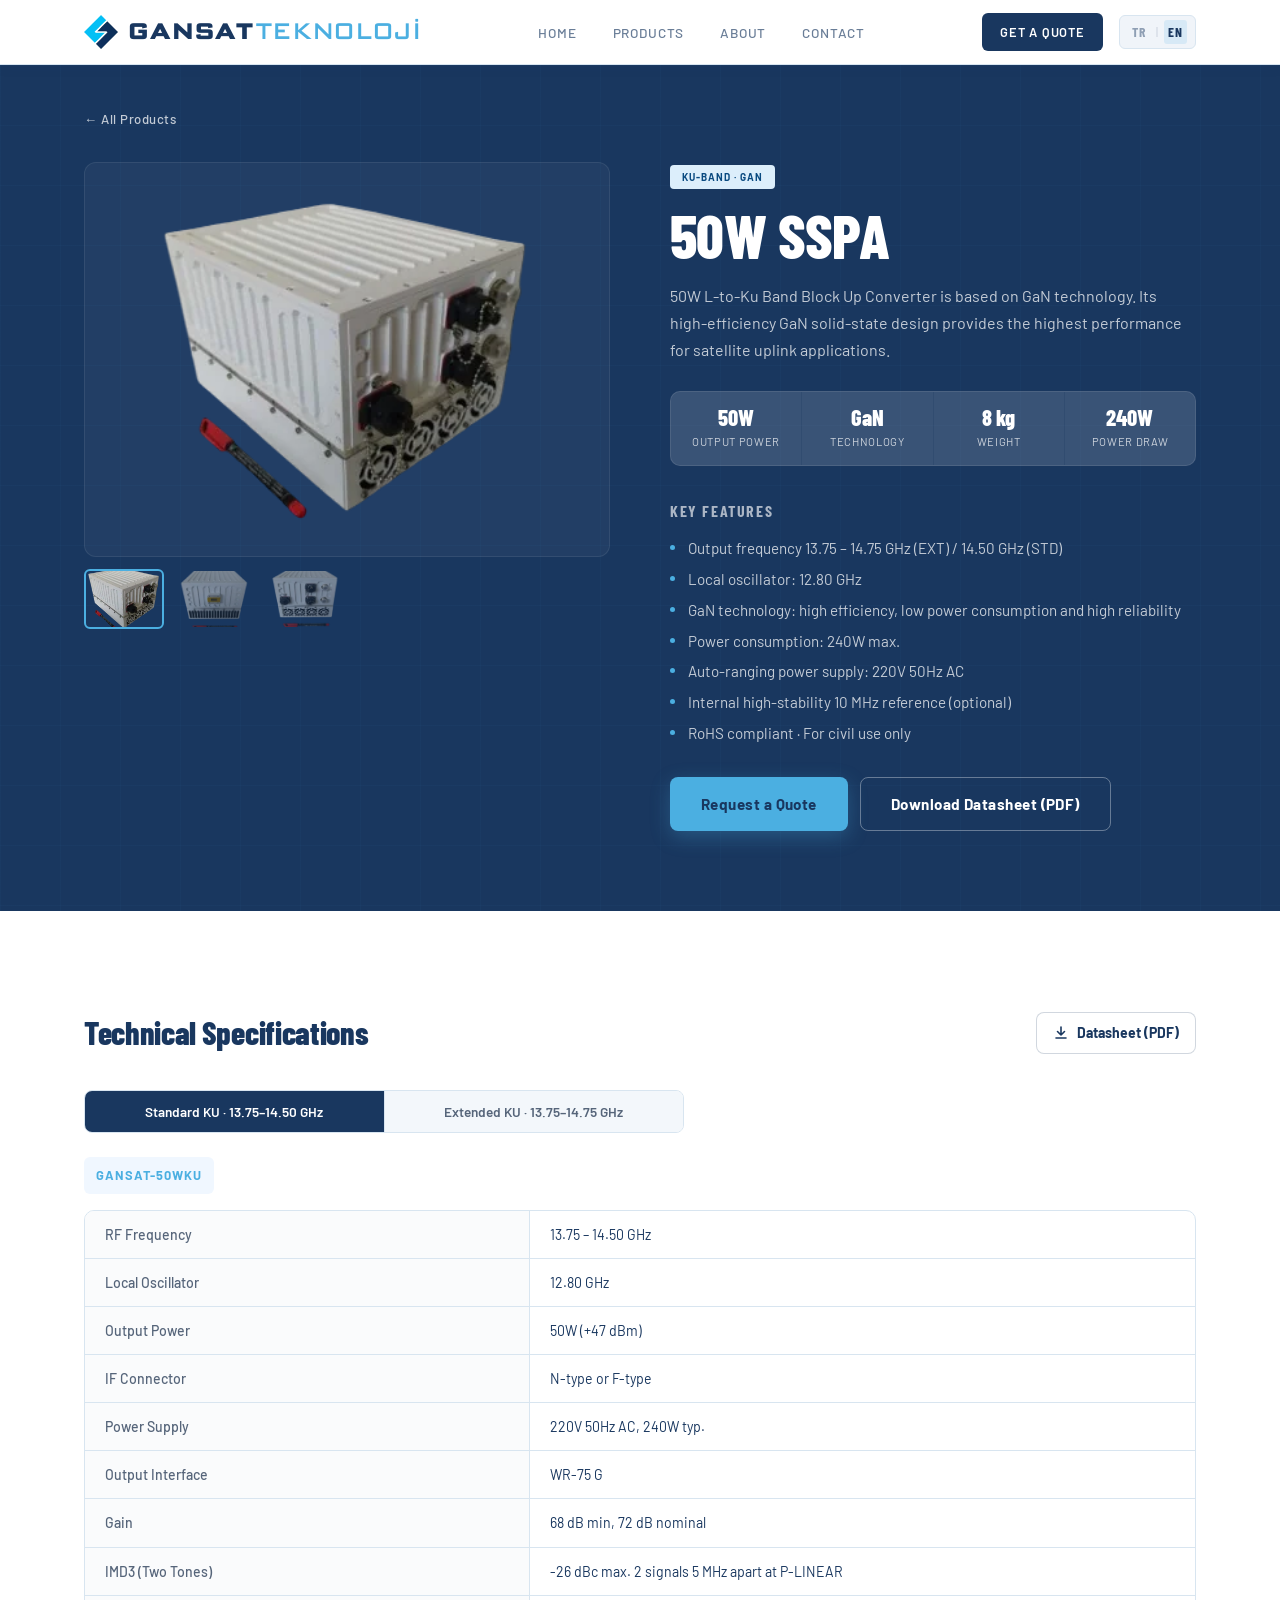
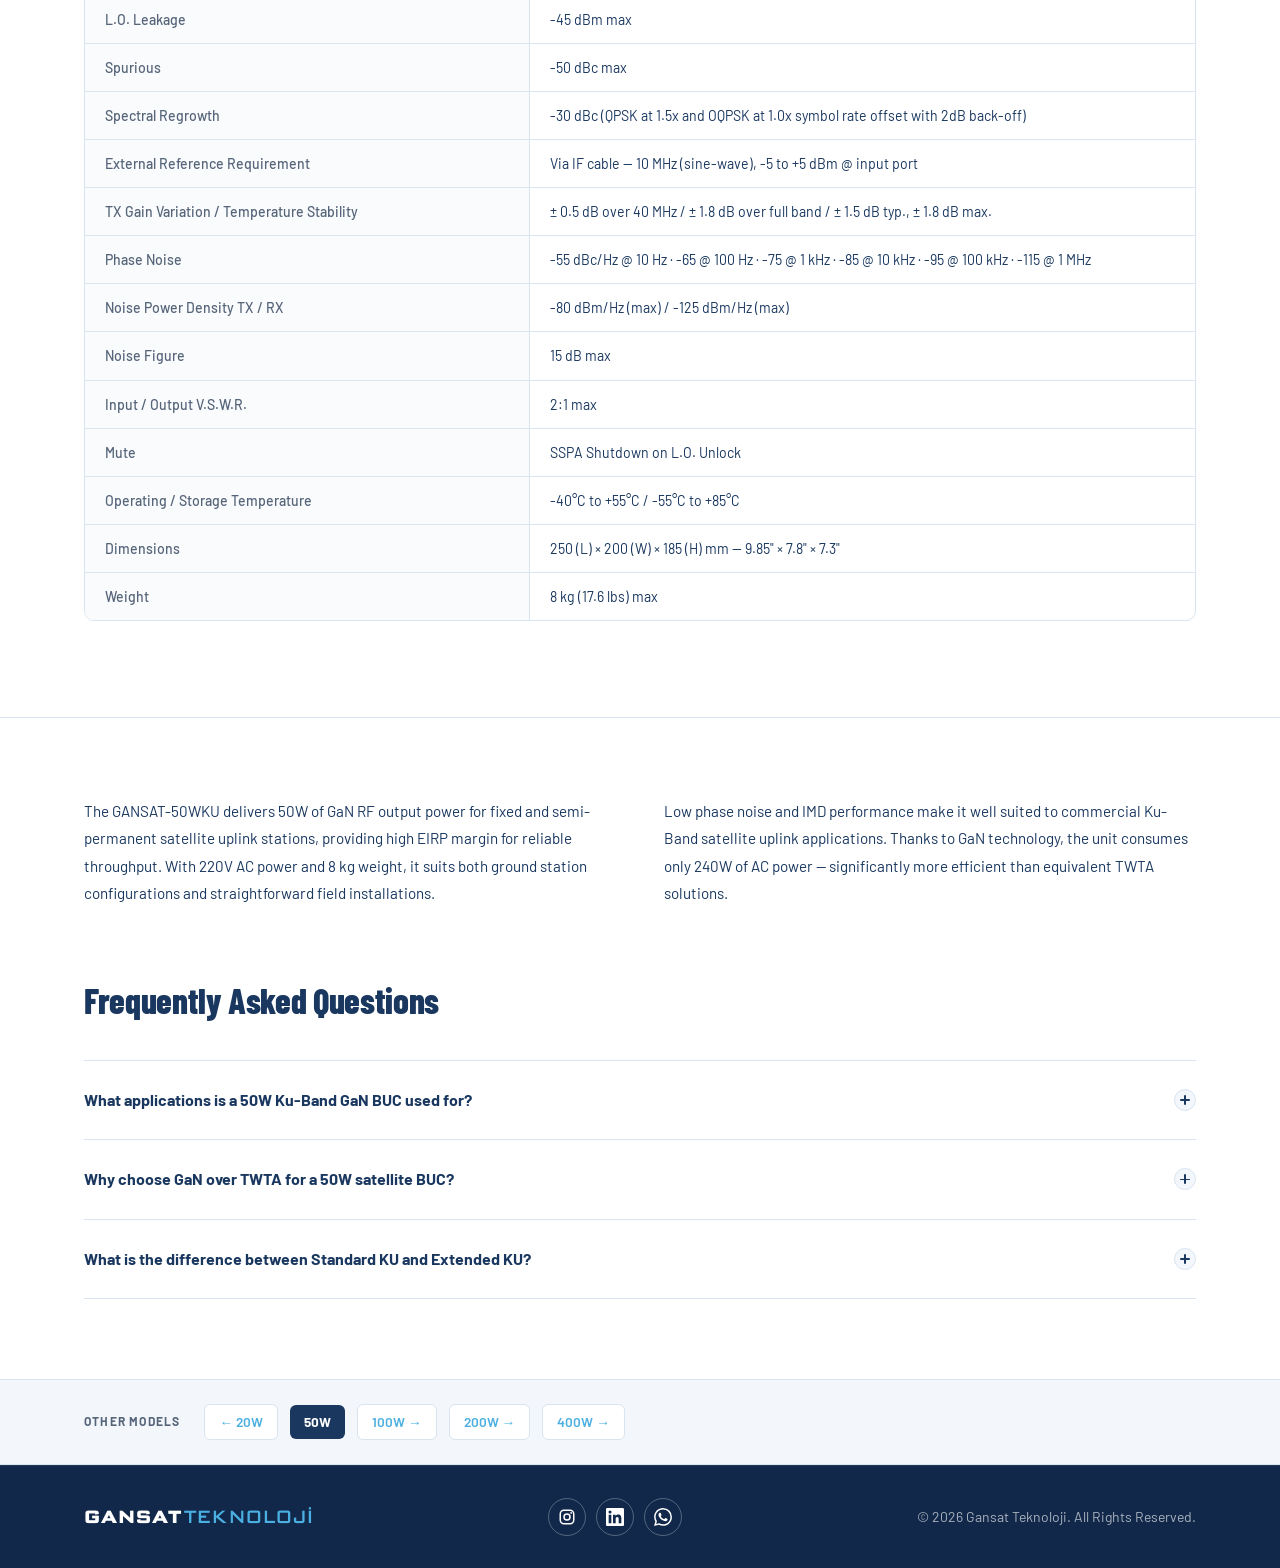
<file: en/50w-sspa.html>
<!DOCTYPE html>
<html lang="en">
<head>
    <meta charset="UTF-8">
    <meta name="viewport" content="width=device-width, initial-scale=1.0">
    <title>50W Ku-Band GaN BUC / SSPA | GANSAT-50WKU | Gansat Teknoloji</title>
    <meta name="description" content="GANSAT-50WKU 50W Ku-Band GaN BUC / SSPA: +47 dBm, 13.75–14.75 GHz. Domestically manufactured in Türkiye for VSAT and mid-range satellite uplink.">
    <meta name="keywords" content="50W BUC, 50W SSPA, GANSAT-50WKU, GANSAT-50WEXTKU, Ku-Band BUC, GaN SSPA, Block Up Converter, satellite uplink, Gansat Teknoloji">
    <meta name="author" content="Gansat Teknoloji">
    <meta name="robots" content="index, follow, max-image-preview:large">
    <meta name="theme-color" content="#19375F">
    <link rel="canonical" href="https://www.gansat.com.tr/en/50w-sspa.html">
    <link rel="alternate" hreflang="tr" href="https://www.gansat.com.tr/50w-sspa.html">
    <link rel="alternate" hreflang="en" href="https://www.gansat.com.tr/en/50w-sspa.html">
    <link rel="alternate" hreflang="x-default" href="https://www.gansat.com.tr/en/50w-sspa.html">

    <!-- Open Graph (LinkedIn, WhatsApp, Facebook) -->
    <meta property="og:type" content="product">
    <meta property="og:site_name" content="Gansat Teknoloji">
    <meta property="og:title" content="50W Ku-Band GaN BUC / SSPA | GANSAT-50WKU | Gansat Teknoloji">
    <meta property="og:description" content="GANSAT-50WKU 50W Ku-Band GaN BUC / SSPA: +47 dBm, 13.75–14.75 GHz. Domestically manufactured in Türkiye for VSAT and mid-range satellite uplink.">
    <meta property="og:url" content="https://www.gansat.com.tr/en/50w-sspa.html">
    <meta property="og:image" content="https://www.gansat.com.tr/og-50w.jpg">
    <meta property="og:image:type" content="image/jpeg">
    <meta property="og:image:width" content="1200">
    <meta property="og:image:height" content="630">
    <meta property="og:image:alt" content="GANSAT-50WKU 50W Ku-Band GaN SSPA / BUC">
    <meta property="og:locale" content="en_US">
    <meta property="og:locale:alternate" content="tr_TR">

    <!-- Twitter / X Card -->
    <meta name="twitter:card" content="summary_large_image">
    <meta name="twitter:title" content="50W Ku-Band GaN BUC / SSPA | GANSAT-50WKU | Gansat Teknoloji">
    <meta name="twitter:description" content="GANSAT-50WKU 50W Ku-Band GaN BUC / SSPA: +47 dBm, 13.75–14.75 GHz. Domestically manufactured in Türkiye for VSAT and mid-range satellite uplink.">
    <meta name="twitter:image" content="https://www.gansat.com.tr/og-50w.jpg">
    <meta name="twitter:image:alt" content="GANSAT-50WKU 50W Ku-Band GaN SSPA / BUC">

    <script type="application/ld+json">
        {
          "@context": "https://schema.org",
          "@type": "Product",
          "name": "GANSAT-50WKU 50W Ku-Band GaN SSPA / BUC",
          "description": "50W Ku-Band GaN solid-state power amplifier and block up converter for satellite uplink applications. 220V AC powered, 8 kg.",
          "brand": {
            "@type": "Brand",
            "name": "Gansat Teknoloji"
          },
          "manufacturer": {
            "@type": "Organization",
            "name": "Gansat Teknoloji",
            "url": "https://www.gansat.com.tr"
          },
          "category": "Satellite Ground Equipment / SSPA / BUC",
          "url": "https://www.gansat.com.tr/en/50w-sspa.html",
          "additionalProperty": [
            {
              "@type": "PropertyValue",
              "name": "Output Power",
              "value": "50W (+47 dBm)"
            },
            {
              "@type": "PropertyValue",
              "name": "Frequency Band",
              "value": "13.75–14.75 GHz (Ku-Band)"
            },
            {
              "@type": "PropertyValue",
              "name": "Technology",
              "value": "GaN (Gallium Nitride)"
            },
            {
              "@type": "PropertyValue",
              "name": "Weight",
              "value": "8 kg"
            },
            {
              "@type": "PropertyValue",
              "name": "Power Supply",
              "value": "220V 50Hz AC, 240W"
            }
          ],
          "image": [
            "https://www.gansat.com.tr/50w-1.webp",
            "https://www.gansat.com.tr/og-50w.jpg"
          ],
          "sku": "GANSAT-50WKU",
          "mpn": "GANSAT-50WKU"
        }
    </script>
    <script type="application/ld+json">
        {
          "@context": "https://schema.org",
          "@type": "FAQPage",
          "mainEntity": [
            {
              "@type": "Question",
              "name": "What applications is a 50W Ku-Band GaN BUC used for?",
              "acceptedAnswer": {
                "@type": "Answer",
                "text": "A 50W Ku-Band BUC is used for VSAT hub stations, teleport ground stations, and broadcast contribution links. It provides higher EIRP margin than lower-power units, enabling reliable throughput even on smaller antennas."
              }
            },
            {
              "@type": "Question",
              "name": "Why choose GaN over TWTA for a 50W satellite BUC?",
              "acceptedAnswer": {
                "@type": "Answer",
                "text": "GaN solid-state amplifiers require no vacuum tubes, start instantly with no warm-up, offer lower phase noise, and provide better linearity at back-off. The GANSAT-50WKU consumes only 240W for 50W of RF output — significantly more efficient than equivalent TWTA solutions."
              }
            },
            {
              "@type": "Question",
              "name": "What is the difference between Standard KU and Extended KU?",
              "acceptedAnswer": {
                "@type": "Answer",
                "text": "The Standard KU version (GANSAT-50WKU) covers 13.75–14.50 GHz, while the Extended KU version (GANSAT-50WEXTKU) covers 13.75–14.75 GHz. The extended band is required for operators accessing satellites that use the full Ku uplink allocation."
              }
            }
          ]
        }
    </script>
    <script type="application/ld+json">
        {
          "@context": "https://schema.org",
          "@type": "BreadcrumbList",
          "itemListElement": [
            {
              "@type": "ListItem",
              "position": 1,
              "name": "Home",
              "item": "https://www.gansat.com.tr/en/"
            },
            {
              "@type": "ListItem",
              "position": 2,
              "name": "Products",
              "item": "https://www.gansat.com.tr/en/#cozumler"
            },
            {
              "@type": "ListItem",
              "position": 3,
              "name": "50W SSPA",
              "item": "https://www.gansat.com.tr/en/50w-sspa.html"
            }
          ]
        }
    </script>
    <link rel="preconnect" href="https://fonts.googleapis.com">
    <link rel="preconnect" href="https://fonts.gstatic.com" crossorigin>
    <link href="https://fonts.googleapis.com/css2?family=Barlow+Condensed:wght@400;600;700;800&family=Barlow:wght@300;400;500;600&display=swap" rel="stylesheet">
    <link rel="stylesheet" href="../style.css">
    <link rel="stylesheet" href="../product.css">
    <link rel="icon" type="image/png" sizes="32x32" href="../favicon-32.png">
    <link rel="apple-touch-icon" href="../apple-touch-icon.png">
</head>
<body>
    <div class="print-header" aria-hidden="true">
        <img src="../logo.webp" alt="" width="40" height="40">
        <div class="print-brand"><strong>GANSAT <span>TEKNOLOJİ</span></strong><em data-tr="Teknik Veri Sayfası" data-en="Technical Datasheet">Technical Datasheet</em></div>
        <div class="print-contact">www.gansat.com.tr<br>sales@gansat.com.tr · +90 (541) 276 39 46</div>
    </div>
    <header>
        <nav class="container">
            <a href="index.html" class="logo">
                <img src="../logo.webp" alt="GANSAT Teknoloji logo" class="logo-mark" width="34" height="34">GANSAT<span>TEKNOLOJİ</span>
            </a>
            <ul class="nav-links" id="navLinks">
                <li><a href="index.html" data-tr="Ana Sayfa" data-en="Home">Home</a></li>
                <li><a href="index.html#cozumler" data-tr="Ürünler" data-en="Products">Products</a></li>
                <li><a href="index.html#kurumsal" data-tr="Kurumsal" data-en="About">About</a></li>
                <li><a href="index.html#iletisim" data-tr="İletişim" data-en="Contact">Contact</a></li>
            </ul>
            <div class="nav-right">
                <a href="index.html#iletisim" class="nav-cta" data-tr="Teklif Al" data-en="Get a Quote">Get a Quote</a>
                <div class="lang-toggle">
                    <a class="lang-btn" id="btn-tr" href="../../50w-sspa.html" lang="tr" hreflang="tr">TR</a>
                    <span class="lang-divider" aria-hidden="true">|</span>
                    <a class="lang-btn active" id="btn-en" href="#" aria-current="page" lang="en" hreflang="en">EN</a>
                </div>
                <button class="nav-toggle" type="button" aria-label="Menu" aria-expanded="false" aria-controls="navLinks" onclick="toggleNav(this)"><span></span><span></span><span></span></button>
            </div>
        </nav>
    </header>

    <section class="product-hero">
        <div class="container">
            <a href="index.html#cozumler" class="breadcrumb" data-tr="← Tüm Ürünler" data-en="← All Products">← All Products</a>
            <div class="product-hero-grid">
                <div class="product-gallery">
                    <div class="main-img-wrap">
                        <img src="../50w-1.webp" alt="GANSAT-50WKU 50W Ku-Band GaN SSPA" id="mainImg" width="299" height="271" fetchpriority="high" onerror="this.style.display='none'">
                    </div>
                    <div class="thumb-row">
                        <img src="../50w-1.webp" alt="GANSAT-50WKU 50W Ku-Band GaN SSPA – image 1" width="299" height="271" loading="lazy" decoding="async" onclick="switchImg(this)" class="active" onerror="this.style.display='none'">
                        <img src="../50w-2.webp" alt="GANSAT-50WKU 50W Ku-Band GaN SSPA – image 2" width="331" height="281" loading="lazy" decoding="async" onclick="switchImg(this)" onerror="this.style.display='none'">
                        <img src="../50w-3.webp" alt="GANSAT-50WKU 50W Ku-Band GaN SSPA – image 3" width="331" height="283" loading="lazy" decoding="async" onclick="switchImg(this)" onerror="this.style.display='none'">
                    </div>
                </div>
                <div class="product-intro">
                    <div class="modal-band-tag ku" style="margin-bottom:16px;">Ku-Band · GaN</div>
                    <h1>50W SSPA</h1>
                    <p class="product-lead" data-tr="50W L-to-Ku Band Block Up Converter, GaN teknolojisi tabanlıdır. Yüksek verimli GaN solid-state tasarımı, uydu uplink uygulamalarında en yüksek performansı sunar." data-en="50W L-to-Ku Band Block Up Converter is based on GaN technology. Its high-efficiency GaN solid-state design provides the highest performance for satellite uplink applications.">50W L-to-Ku Band Block Up Converter is based on GaN technology. Its high-efficiency GaN solid-state design provides the highest performance for satellite uplink applications.</p>
                    <div class="key-stats">
                        <div class="ks-item"><span class="ks-val">50W</span><span class="ks-label" data-tr="Çıkış Gücü" data-en="Output Power">Output Power</span></div>
                        <div class="ks-item"><span class="ks-val">GaN</span><span class="ks-label" data-tr="Teknoloji" data-en="Technology">Technology</span></div>
                        <div class="ks-item"><span class="ks-val">8 kg</span><span class="ks-label" data-tr="Ağırlık" data-en="Weight">Weight</span></div>
                        <div class="ks-item"><span class="ks-val">240W</span><span class="ks-label" data-tr="Güç Tüketimi" data-en="Power Draw">Power Draw</span></div>
                    </div>
                    <h2 class="features-title" data-tr="Temel Özellikler" data-en="Key Features">Key Features</h2>
                    <ul class="feature-list">
                        <li data-tr="Çıkış frekansı 13.75 – 14.75 GHz (EXT) / 14.50 GHz (STD)" data-en="Output frequency 13.75 – 14.75 GHz (EXT) / 14.50 GHz (STD)">Output frequency 13.75 – 14.75 GHz (EXT) / 14.50 GHz (STD)</li>
                        <li data-tr="Yerel osilatör: 12.80 GHz" data-en="Local oscillator: 12.80 GHz">Local oscillator: 12.80 GHz</li>
                        <li data-tr="GaN teknolojisi: yüksek verim, düşük güç tüketimi ve yüksek güvenilirlik" data-en="GaN technology: high efficiency, low power consumption and high reliability">GaN technology: high efficiency, low power consumption and high reliability</li>
                        <li data-tr="Güç tüketimi: maks. 240W" data-en="Power consumption: 240W max.">Power consumption: 240W max.</li>
                        <li data-tr="Otomatik aralıklı güç kaynağı: 220V 50Hz AC" data-en="Auto-ranging power supply: 220V 50Hz AC">Auto-ranging power supply: 220V 50Hz AC</li>
                        <li data-tr="Dahili 10 MHz yüksek kararlılıklı referans (opsiyonel)" data-en="Internal high-stability 10 MHz reference (optional)">Internal high-stability 10 MHz reference (optional)</li>
                        <li data-tr="RoHS uyumlu · Sadece sivil kullanım" data-en="RoHS compliant · For civil use only">RoHS compliant · For civil use only</li>
                    </ul>
                    <div class="product-actions">
                        <a href="index.html#iletisim" class="btn-primary" data-tr="Teklif Al" data-en="Request a Quote">Request a Quote</a>
                        <a class="btn-secondary datasheet-link" href="../datasheets/gansat-50wku-datasheet-en.pdf" data-pdf-tr="../datasheets/gansat-50wku-datasheet-tr.pdf" data-pdf-en="../datasheets/gansat-50wku-datasheet-en.pdf" download data-tr="Veri Sayfasını İndir (PDF)" data-en="Download Datasheet (PDF)">Download Datasheet (PDF)</a>
                    </div>
                </div>
            </div>
        </div>
    </section>

    <section class="specs-section" id="teknik">
        <div class="container">
            <div class="specs-head">
                <h2 class="specs-title" data-tr="Teknik Özellikler" data-en="Technical Specifications">Technical Specifications</h2>
                <a class="specs-download datasheet-link" href="../datasheets/gansat-50wku-datasheet-en.pdf" data-pdf-tr="../datasheets/gansat-50wku-datasheet-tr.pdf" data-pdf-en="../datasheets/gansat-50wku-datasheet-en.pdf" download><svg width="16" height="16" viewBox="0 0 16 16" fill="none" aria-hidden="true"><path d="M8 2v8M4.5 6.5 8 10l3.5-3.5M3 13h10" stroke="currentColor" stroke-width="1.6" stroke-linecap="round" stroke-linejoin="round"/></svg><span data-tr="Veri Sayfası (PDF)" data-en="Datasheet (PDF)">Datasheet (PDF)</span></a>
            </div>
            <div class="version-tabs">
                <button class="vtab active" onclick="switchVersion(this,'v50ku')" data-tr="Standart KU · 13.75–14.50 GHz" data-en="Standard KU · 13.75–14.50 GHz">Standard KU · 13.75–14.50 GHz</button>
                <button class="vtab" onclick="switchVersion(this,'v50extku')" data-tr="Genişletilmiş KU · 13.75–14.75 GHz" data-en="Extended KU · 13.75–14.75 GHz">Extended KU · 13.75–14.75 GHz</button>
            </div>
            <div id="v50ku" class="version-content active">
                <p class="version-model">GANSAT-50WKU</p>
                <div class="specs-table-wrap"><table class="specs-table"><tbody>
                    <tr><td data-tr="RF Frekans" data-en="RF Frequency">RF Frequency</td><td>13.75 – 14.50 GHz</td></tr>
                    <tr><td data-tr="Yerel Osilatör" data-en="Local Oscillator">Local Oscillator</td><td>12.80 GHz</td></tr>
                    <tr><td data-tr="Çıkış Gücü" data-en="Output Power">Output Power</td><td>50W (+47 dBm)</td></tr>
                    <tr><td data-tr="IF Konnektör" data-en="IF Connector">IF Connector</td><td>N-type or F-type</td></tr>
                    <tr><td data-tr="Güç Kaynağı" data-en="Power Supply">Power Supply</td><td>220V 50Hz AC, 240W typ.</td></tr>
                    <tr><td data-tr="Çıkış Arayüzü" data-en="Output Interface">Output Interface</td><td>WR-75 G</td></tr>
                    <tr><td data-tr="Kazanç" data-en="Gain">Gain</td><td>68 dB min, 72 dB nominal</td></tr>
                    <tr><td>IMD3 (Two Tones)</td><td>-26 dBc max. 2 signals 5 MHz apart at P-LINEAR</td></tr>
                    <tr><td>L.O. Leakage</td><td>-45 dBm max</td></tr>
                    <tr><td>Spurious</td><td>-50 dBc max</td></tr>
                    <tr><td data-tr="Spektral Büyüme" data-en="Spectral Regrowth">Spectral Regrowth</td><td>-30 dBc (QPSK at 1.5x and OQPSK at 1.0x symbol rate offset with 2dB back-off)</td></tr>
                    <tr><td data-tr="Dış Referans Gereksinimi" data-en="External Reference Requirement">External Reference Requirement</td><td>Via IF cable — 10 MHz (sine-wave), -5 to +5 dBm @ input port</td></tr>
                    <tr><td data-tr="TX Kazanç Varyasyonu / Sıcaklık Kararlılığı" data-en="TX Gain Variation / Temperature Stability">TX Gain Variation / Temperature Stability</td><td>± 0.5 dB over 40 MHz / ± 1.8 dB over full band / ± 1.5 dB typ., ± 1.8 dB max.</td></tr>
                    <tr><td data-tr="Faz Gürültüsü" data-en="Phase Noise">Phase Noise</td><td>-55 dBc/Hz @ 10 Hz · -65 @ 100 Hz · -75 @ 1 kHz · -85 @ 10 kHz · -95 @ 100 kHz · -115 @ 1 MHz</td></tr>
                    <tr><td data-tr="Gürültü Güç Yoğunluğu TX / RX" data-en="Noise Power Density TX / RX">Noise Power Density TX / RX</td><td>-80 dBm/Hz (max) / -125 dBm/Hz (max)</td></tr>
                    <tr><td data-tr="Gürültü Faktörü" data-en="Noise Figure">Noise Figure</td><td>15 dB max</td></tr>
                    <tr><td>Input / Output V.S.W.R.</td><td>2:1 max</td></tr>
                    <tr><td>Mute</td><td data-tr="L.O. Kilit Kaybında SSPA Kapatma" data-en="SSPA Shutdown on L.O. Unlock">SSPA Shutdown on L.O. Unlock</td></tr>
                    <tr><td data-tr="Çalışma / Depolama Sıcaklığı" data-en="Operating / Storage Temperature">Operating / Storage Temperature</td><td>-40°C to +55°C / -55°C to +85°C</td></tr>
                    <tr><td data-tr="Boyutlar" data-en="Dimensions">Dimensions</td><td>250 (L) × 200 (W) × 185 (H) mm — 9.85" × 7.8" × 7.3"</td></tr>
                    <tr><td data-tr="Ağırlık" data-en="Weight">Weight</td><td>8 kg (17.6 lbs) max</td></tr>
                </tbody></table></div>
            </div>
            <div id="v50extku" class="version-content">
                <p class="version-model">GANSAT-50WEXTKU</p>
                <div class="specs-table-wrap"><table class="specs-table"><tbody>
                    <tr><td data-tr="RF Frekans" data-en="RF Frequency">RF Frequency</td><td>13.75 – 14.75 GHz</td></tr>
                    <tr><td data-tr="Yerel Osilatör" data-en="Local Oscillator">Local Oscillator</td><td>12.80 GHz</td></tr>
                    <tr><td data-tr="Çıkış Gücü" data-en="Output Power">Output Power</td><td>50W (+47 dBm)</td></tr>
                    <tr><td data-tr="IF Konnektör" data-en="IF Connector">IF Connector</td><td>N-type or F-type</td></tr>
                    <tr><td data-tr="Güç Kaynağı" data-en="Power Supply">Power Supply</td><td>220V 50Hz AC, 240W typ.</td></tr>
                    <tr><td data-tr="Çıkış Arayüzü" data-en="Output Interface">Output Interface</td><td>WR-75 G</td></tr>
                    <tr><td data-tr="Kazanç" data-en="Gain">Gain</td><td>68 dB min, 72 dB nominal</td></tr>
                    <tr><td>IMD3 (Two Tones)</td><td>-26 dBc max. 2 signals 5 MHz apart at P-LINEAR</td></tr>
                    <tr><td>L.O. Leakage</td><td>-45 dBm max</td></tr>
                    <tr><td>Spurious</td><td>-50 dBc max</td></tr>
                    <tr><td data-tr="Spektral Büyüme" data-en="Spectral Regrowth">Spectral Regrowth</td><td>-30 dBc (QPSK at 1.5x and OQPSK at 1.0x symbol rate offset with 2dB back-off)</td></tr>
                    <tr><td data-tr="Dış Referans Gereksinimi" data-en="External Reference Requirement">External Reference Requirement</td><td>Via IF cable — 10 MHz (sine-wave), -5 to +5 dBm @ input port</td></tr>
                    <tr><td data-tr="TX Kazanç Varyasyonu / Sıcaklık Kararlılığı" data-en="TX Gain Variation / Temperature Stability">TX Gain Variation / Temperature Stability</td><td>± 0.5 dB over 40 MHz / ± 1.8 dB over full band / ± 1.5 dB typ., ± 1.8 dB max.</td></tr>
                    <tr><td data-tr="Faz Gürültüsü" data-en="Phase Noise">Phase Noise</td><td>-55 dBc/Hz @ 10 Hz · -65 @ 100 Hz · -75 @ 1 kHz · -85 @ 10 kHz · -95 @ 100 kHz · -115 @ 1 MHz</td></tr>
                    <tr><td data-tr="Gürültü Güç Yoğunluğu TX / RX" data-en="Noise Power Density TX / RX">Noise Power Density TX / RX</td><td>-80 dBm/Hz (max) / -125 dBm/Hz (max)</td></tr>
                    <tr><td data-tr="Gürültü Faktörü" data-en="Noise Figure">Noise Figure</td><td>15 dB max</td></tr>
                    <tr><td>Input / Output V.S.W.R.</td><td>2:1 max</td></tr>
                    <tr><td>Mute</td><td data-tr="L.O. Kilit Kaybında SSPA Kapatma" data-en="SSPA Shutdown on L.O. Unlock">SSPA Shutdown on L.O. Unlock</td></tr>
                    <tr><td data-tr="Çalışma / Depolama Sıcaklığı" data-en="Operating / Storage Temperature">Operating / Storage Temperature</td><td>-40°C to +55°C / -55°C to +85°C</td></tr>
                    <tr><td data-tr="Boyutlar" data-en="Dimensions">Dimensions</td><td>250 (L) × 200 (W) × 185 (H) mm — 9.85" × 7.8" × 7.3"</td></tr>
                    <tr><td data-tr="Ağırlık" data-en="Weight">Weight</td><td>8 kg (17.6 lbs) max</td></tr>
                </tbody></table></div>
            </div>
        </div>
    </section>

    <section class="product-description-section">
        <div class="container">
            <div class="product-description">
                <p data-tr="GANSAT-50WKU, 50W GaN çıkış gücüyle sabit ve yarı-kalıcı uydu uplink istasyonları için yüksek EIRP marjı sağlar. 220V AC besleme ve 8 kg ağırlığıyla hem zemin istasyonu konfigürasyonlarına hem de montajı kolay saha kurulumlarına uygundur." data-en="The GANSAT-50WKU delivers 50W of GaN RF output power for fixed and semi-permanent satellite uplink stations, providing high EIRP margin for reliable throughput. With 220V AC power and 8 kg weight, it suits both ground station configurations and straightforward field installations.">The GANSAT-50WKU delivers 50W of GaN RF output power for fixed and semi-permanent satellite uplink stations, providing high EIRP margin for reliable throughput. With 220V AC power and 8 kg weight, it suits both ground station configurations and straightforward field installations.</p>
                <p data-tr="Düşük faz gürültüsü ve IMD performansıyla ticari Ku-Band uydu uplink uygulamalarına uygundur. GaN teknolojisi sayesinde sadece 240W güç tüketerek eşdeğer TWTA çözümlerine kıyasla çok daha verimli bir çalışma sunar." data-en="Low phase noise and IMD performance make it well suited to commercial Ku-Band satellite uplink applications. Thanks to GaN technology, the unit consumes only 240W of AC power — significantly more efficient than equivalent TWTA solutions.">Low phase noise and IMD performance make it well suited to commercial Ku-Band satellite uplink applications. Thanks to GaN technology, the unit consumes only 240W of AC power — significantly more efficient than equivalent TWTA solutions.</p>
            </div>
            <div class="product-faq">
                <h2 data-tr="Sık Sorulan Sorular" data-en="Frequently Asked Questions">Frequently Asked Questions</h2>
                <div class="faq-item">
                    <h3>
                        <button class="faq-toggle" aria-expanded="false" onclick="toggleFaq(this)">
                            <span class="faq-toggle-text" data-tr="50W Ku-Band GaN BUC hangi uygulamalar için kullanılır?" data-en="What applications is a 50W Ku-Band GaN BUC used for?">What applications is a 50W Ku-Band GaN BUC used for?</span>
                            <span class="faq-icon"></span>
                        </button>
                    </h3>
                    <div class="faq-answer">
                        <p data-tr="50W Ku-Band BUC; VSAT hub istasyonları, teleport zemin istasyonları ve yayıncılık katkı bağlantıları için kullanılır. Daha düşük güçlü ünitelere kıyasla daha yüksek EIRP marjı sunarak küçük antenlerle bile güvenilir veri aktarımına olanak tanır." data-en="A 50W Ku-Band BUC is used for VSAT hub stations, teleport ground stations, and broadcast contribution links. It provides higher EIRP margin than lower-power units, enabling reliable throughput even on smaller antennas.">A 50W Ku-Band BUC is used for VSAT hub stations, teleport ground stations, and broadcast contribution links. It provides higher EIRP margin than lower-power units, enabling reliable throughput even on smaller antennas.</p>
                    </div>
                </div>
                <div class="faq-item">
                    <h3>
                        <button class="faq-toggle" aria-expanded="false" onclick="toggleFaq(this)">
                            <span class="faq-toggle-text" data-tr="50W uydu BUC için GaN neden TWTA'ya tercih edilmeli?" data-en="Why choose GaN over TWTA for a 50W satellite BUC?">Why choose GaN over TWTA for a 50W satellite BUC?</span>
                            <span class="faq-icon"></span>
                        </button>
                    </h3>
                    <div class="faq-answer">
                        <p data-tr="GaN solid-state amplifikatörler; vakum tüpü gerektirmez, anında başlar (ısınma süresi yok), daha düşük faz gürültüsü ve geri çekilmede daha iyi doğrusallık sunar. GANSAT-50WKU, 50W RF çıkış için yalnızca 240W güç tüketir — eşdeğer TWTA çözümlerine göre belirgin biçimde daha verimlidir." data-en="GaN solid-state amplifiers require no vacuum tubes, start instantly with no warm-up, offer lower phase noise, and provide better linearity at back-off. The GANSAT-50WKU consumes only 240W for 50W of RF output — significantly more efficient than equivalent TWTA solutions.">GaN solid-state amplifiers require no vacuum tubes, start instantly with no warm-up, offer lower phase noise, and provide better linearity at back-off. The GANSAT-50WKU consumes only 240W for 50W of RF output — significantly more efficient than equivalent TWTA solutions.</p>
                    </div>
                </div>
                <div class="faq-item">
                    <h3>
                        <button class="faq-toggle" aria-expanded="false" onclick="toggleFaq(this)">
                            <span class="faq-toggle-text" data-tr="Standart KU ile Genişletilmiş KU arasındaki fark nedir?" data-en="What is the difference between Standard KU and Extended KU?">What is the difference between Standard KU and Extended KU?</span>
                            <span class="faq-icon"></span>
                        </button>
                    </h3>
                    <div class="faq-answer">
                        <p data-tr="Standart KU (GANSAT-50WKU) 13,75–14,50 GHz aralığını kapsarken, Genişletilmiş KU (GANSAT-50WEXTKU) 13,75–14,75 GHz'e kadar çıkar. Genişletilmiş bant, tam Ku uplink tahsisini kullanan uydulara erişen operatörler için gereklidir." data-en="The Standard KU version (GANSAT-50WKU) covers 13.75–14.50 GHz, while the Extended KU version (GANSAT-50WEXTKU) covers 13.75–14.75 GHz. The extended band is required for operators accessing satellites that use the full Ku uplink allocation.">The Standard KU version (GANSAT-50WKU) covers 13.75–14.50 GHz, while the Extended KU version (GANSAT-50WEXTKU) covers 13.75–14.75 GHz. The extended band is required for operators accessing satellites that use the full Ku uplink allocation.</p>
                    </div>
                </div>
            </div>
        </div>
    </section>

    <section class="product-nav-section">
        <div class="container product-nav">
            <span class="pnav-label" data-tr="Diğer Modeller" data-en="Other Models">Other Models</span>
            <div class="pnav-links">
                <a href="20w-sspa.html">← 20W</a>
                <span class="pnav-current">50W</span>
                <a href="100w-sspa.html">100W →</a>
                <a href="200w-sspa.html">200W →</a>
                <a href="400w-sspa.html">400W →</a>
            </div>
        </div>
    </section>

    <footer>
        <div class="container footer-inner">
            <div class="logo" style="font-size:1.1rem;">GANSAT<span>TEKNOLOJİ</span></div>
            <div class="social-links">
                <a href="https://www.instagram.com/gansatteknoloji/" target="_blank" rel="noopener" aria-label="Instagram: @gansatteknoloji"><svg width="18" height="18" viewBox="0 0 24 24" fill="none" stroke="currentColor" stroke-width="2" aria-hidden="true"><rect x="3" y="3" width="18" height="18" rx="5"/><circle cx="12" cy="12" r="4"/><circle cx="17.5" cy="6.5" r="1.2" fill="currentColor" stroke="none"/></svg></a>
                <a href="https://www.linkedin.com/company/gansat-teknoloji/" target="_blank" rel="noopener" aria-label="LinkedIn: Gansat Teknoloji"><svg width="18" height="18" viewBox="0 0 24 24" fill="currentColor" aria-hidden="true"><path d="M20.447 20.452h-3.554v-5.569c0-1.328-.027-3.037-1.852-3.037-1.853 0-2.136 1.445-2.136 2.939v5.667H9.351V9h3.414v1.561h.046c.477-.9 1.637-1.85 3.37-1.85 3.601 0 4.267 2.37 4.267 5.455v6.286zM5.337 7.433a2.062 2.062 0 1 1 0-4.125 2.062 2.062 0 0 1 0 4.125zM7.119 20.452H3.555V9h3.564v11.452zM22.225 0H1.771C.792 0 0 .774 0 1.729v20.542C0 23.227.792 24 1.771 24h20.451C23.2 24 24 23.227 24 22.271V1.729C24 .774 23.2 0 22.222 0h.003z"/></svg></a>
                <a href="https://wa.me/905412763946" target="_blank" rel="noopener" aria-label="WhatsApp: +90 541 276 39 46"><svg width="18" height="18" viewBox="0 0 24 24" fill="currentColor" aria-hidden="true"><path d="M17.472 14.382c-.297-.149-1.758-.867-2.03-.967-.273-.099-.471-.148-.67.15-.197.297-.767.966-.94 1.164-.173.199-.347.223-.644.075-.297-.15-1.255-.463-2.39-1.475-.883-.788-1.48-1.761-1.653-2.059-.173-.297-.018-.458.13-.606.134-.133.298-.347.446-.52.149-.174.198-.298.298-.497.099-.198.05-.371-.025-.52-.075-.149-.669-1.612-.916-2.207-.242-.579-.487-.5-.669-.51-.173-.008-.371-.01-.57-.01-.198 0-.52.074-.792.372-.272.297-1.04 1.016-1.04 2.479 0 1.462 1.065 2.875 1.213 3.074.149.198 2.096 3.2 5.077 4.487.709.306 1.262.489 1.694.625.712.227 1.36.195 1.871.118.571-.085 1.758-.719 2.006-1.413.248-.694.248-1.289.173-1.413-.074-.124-.272-.198-.57-.347m-5.421 7.403h-.004a9.87 9.87 0 0 1-5.031-1.378l-.361-.214-3.741.982.998-3.648-.235-.374a9.86 9.86 0 0 1-1.51-5.26c.001-5.45 4.436-9.884 9.888-9.884 2.64 0 5.122 1.03 6.988 2.898a9.825 9.825 0 0 1 2.893 6.994c-.003 5.45-4.437 9.884-9.885 9.884m8.413-18.297A11.815 11.815 0 0 0 12.05 0C5.495 0 .16 5.335.157 11.892c0 2.096.547 4.142 1.588 5.945L.057 24l6.305-1.654a11.882 11.882 0 0 0 5.683 1.448h.005c6.554 0 11.89-5.335 11.893-11.893a11.821 11.821 0 0 0-3.48-8.413z"/></svg></a>
            </div>
            <p>&copy; 2026 Gansat Teknoloji. <span data-tr="Tüm Hakları Saklıdır." data-en="All Rights Reserved.">All Rights Reserved.</span></p>
        </div>
    </footer>
    <script>
        function switchImg(el) { document.getElementById('mainImg').src = el.src; document.querySelectorAll('.thumb-row img').forEach(i => i.classList.remove('active')); el.classList.add('active'); }
        function switchVersion(btn, id) { document.querySelectorAll('.vtab').forEach(t => t.classList.remove('active')); document.querySelectorAll('.version-content').forEach(c => c.style.display = 'none'); btn.classList.add('active'); document.getElementById(id).style.display = 'block'; }
        document.addEventListener('DOMContentLoaded', function() { document.querySelectorAll('.version-content').forEach(function(el) { el.style.display = 'none'; }); var a = document.querySelector('.version-content.active'); if (a) a.style.display = 'block'; });
        function toggleFaq(btn) { var expanded = btn.getAttribute("aria-expanded") === "true"; btn.setAttribute("aria-expanded", String(!expanded)); var answer = btn.closest(".faq-item").querySelector(".faq-answer"); answer.classList.toggle("open", !expanded); }
        /* Mobil menü */
        function toggleNav(btn) {
            var open = btn.closest('nav').classList.toggle('nav-open');
            btn.setAttribute('aria-expanded', String(open));
        }
        document.querySelectorAll('.nav-links a').forEach(function(a) {
            a.addEventListener('click', function() {
                var nav = a.closest('nav'); nav.classList.remove('nav-open');
                nav.querySelector('.nav-toggle').setAttribute('aria-expanded', 'false');
            });
        });
        function setLang(lang) { document.documentElement.lang = lang; document.querySelectorAll('[data-tr]').forEach(el => { const t = el.getAttribute('data-' + lang); if (t) el.innerHTML = t; }); document.querySelectorAll('.datasheet-link').forEach(function(a) { a.href = a.getAttribute('data-pdf-' + lang); }); document.getElementById('btn-tr').classList.toggle('active', lang === 'tr'); document.getElementById('btn-en').classList.toggle('active', lang === 'en'); }
    </script>
</body>
</html>
</file>
<file: style.css>
/* ===================== SCIENCE GOTHIC FONT ===================== */
@font-face {
    font-family: 'Science Gothic';
    /* Logo yazısı için küçültülmüş kopya (yalnızca gerekli harfler, 400–700 ağırlık) */
    src: url('science-gothic.woff2') format('woff2');
    font-weight: 400 700;
    font-style: normal;
    font-display: swap;
}

/* ===================== RESET & BASE ===================== */
*, *::before, *::after { margin: 0; padding: 0; box-sizing: border-box; }
html { scroll-behavior: smooth; }

:root {
    /* Renkler — derin mavi, koyu arduvaz (slate) ve metalik vurgular */
    --navy: #19375F;
    --navy-mid: #1e4070;
    --slate: #11284a;
    --slate-line: rgba(255,255,255,0.08);
    --blue: #4BAFE1;
    --blue-bright: #4BAFE1;
    --blue-bright-hover: #6fc0ea;
    --teal: #4BAFE1;
    --silver: #c5ced9;
    --metal: linear-gradient(135deg, #f1f4f8 0%, #b6c1ce 38%, #eef2f6 52%, #8f9cad 100%);
    --white: #ffffff;
    --off-white: #f3f7fb;
    --text: #19375F;
    --text-muted: #56657a;
    --border: #d8e5f0;
    /* Koyu zemin üzeri metin (WCAG AA ≥ 4.5:1) */
    --on-dark: rgba(255,255,255,0.92);
    --on-dark-muted: rgba(255,255,255,0.74);
    --on-dark-subtle: rgba(255,255,255,0.64);
    /* Tipografi ve ritim */
    --fs-eyebrow: 0.75rem;
    --fs-small: 0.875rem;
    --fs-body: 1rem;
    --fs-h2: clamp(2rem, 4vw, 3rem);
    --lh-body: 1.7;
    --section-y: 96px;
    --radius: 12px;
    --ease: cubic-bezier(0.2, 0.7, 0.2, 1);
    --focus-ring: 0 0 0 3px rgba(75,175,225,0.55);
}

::selection { background: rgba(75,175,225,0.25); }
:focus-visible { outline: 2px solid var(--blue-bright); outline-offset: 3px; border-radius: 4px; }

body { font-family: 'Barlow', sans-serif; color: var(--text); background: var(--off-white); line-height: 1.6; }
.container { max-width: 1160px; margin: 0 auto; padding: 0 24px; }

/* ===================== HEADER ===================== */
header { background: var(--white); position: sticky; top: 0; z-index: 1000; border-bottom: 1px solid var(--border); box-shadow: 0 2px 12px rgba(27,54,93,0.08); }
nav { display: flex; justify-content: space-between; align-items: center; height: 64px; }

.logo { font-family: 'Science Gothic', 'Barlow Condensed', sans-serif; font-weight: 700; font-size: 1.4rem; color: #19375F; letter-spacing: 0.06em; text-decoration: none; display: flex; align-items: center; }
.logo span { color: #4BAFE1; font-weight: 400; margin-left: 2px; }
.logo-mark { width: 34px; height: 34px; margin-right: 10px; flex-shrink: 0; }
header .logo { color: #19375F; }

.nav-links { list-style: none; display: flex; gap: 36px; }
.nav-links a { position: relative; color: rgba(25,55,95,0.65); text-decoration: none; font-size: 0.85rem; font-weight: 500; letter-spacing: 0.06em; text-transform: uppercase; transition: color 0.2s; }
.nav-links a::after { content: ''; position: absolute; left: 0; right: 0; bottom: -4px; height: 2px; background: var(--blue-bright); border-radius: 2px; transform: scaleX(0); transform-origin: left; transition: transform 0.25s var(--ease); }
.nav-links a:hover { color: #19375F; }
.nav-links a:hover::after, .nav-links a.active-nav::after { transform: scaleX(1); }

.nav-right { display: flex; align-items: center; gap: 16px; }
.nav-cta { display: inline-flex; align-items: center; padding: 9px 18px; background: var(--navy); color: var(--white); text-decoration: none; font-size: 0.8rem; font-weight: 600; letter-spacing: 0.06em; text-transform: uppercase; border-radius: 6px; transition: background 0.2s, transform 0.15s, box-shadow 0.2s; }
.nav-cta:hover { background: var(--navy-mid); box-shadow: 0 4px 14px rgba(25,55,95,0.25); }
.nav-cta:active { transform: translateY(1px); }

.lang-toggle { display: flex; align-items: center; gap: 6px; background: #f0f4f9; border: 1px solid var(--border); border-radius: 6px; padding: 4px 8px; }
.lang-btn { text-decoration: none; display: inline-block; line-height: 1.4; background: none; border: none; color: rgba(25,55,95,0.45); font-family: 'Barlow Condensed', sans-serif; font-size: 0.85rem; font-weight: 700; letter-spacing: 0.08em; cursor: pointer; padding: 2px 4px; border-radius: 3px; transition: color 0.2s, background 0.2s; }
.lang-btn.active { color: #19375F; background: rgba(75,175,225,0.15); }
.lang-btn:hover:not(.active) { color: rgba(25,55,95,0.75); }
.lang-divider { color: rgba(25,55,95,0.2); font-size: 0.75rem; user-select: none; }
.nav-toggle { display: none; flex-direction: column; justify-content: center; gap: 5px; width: 40px; height: 40px; padding: 0 9px; background: none; border: 1px solid var(--border); border-radius: 6px; cursor: pointer; }
.nav-toggle span { display: block; height: 2px; background: var(--navy); border-radius: 1px; transition: transform 0.2s, opacity 0.2s; }
nav.nav-open .nav-toggle span:nth-child(1) { transform: translateY(7px) rotate(45deg); }
nav.nav-open .nav-toggle span:nth-child(2) { opacity: 0; }
nav.nav-open .nav-toggle span:nth-child(3) { transform: translateY(-7px) rotate(-45deg); }

/* ===================== HERO ===================== */
.hero { min-height: 92vh; background: var(--navy); display: flex; flex-direction: column; justify-content: center; align-items: center; text-align: center; padding: 80px 24px 60px; position: relative; overflow: hidden; }

.hero-bg-grid { position: absolute; inset: 0; background-image: linear-gradient(rgba(75,175,225,0.04) 1px, transparent 1px), linear-gradient(90deg, rgba(75,175,225,0.04) 1px, transparent 1px); background-size: 60px 60px; pointer-events: none; }

.hero-particles { position: absolute; inset: 0; width: 100%; height: 100%; pointer-events: none; z-index: 0; }

/* Radar animasyonu */
.hero-radar {
    position: absolute;
    right: -100px;
    top: 50%;
    transform: translateY(-50%);
    width: 600px;
    height: 600px;
    opacity: 0.12;
    pointer-events: none;
    z-index: 0;
}

.hero-radar svg { width: 100%; height: 100%; }

.radar-ring {
    fill: none;
    stroke: #4BAFE1;
    stroke-width: 1;
    animation: radarPulse 3s ease-out infinite;
}

@keyframes radarPulse {
    0%   { opacity: 0.8; stroke-width: 1.5; }
    100% { opacity: 0; stroke-width: 0.5; }
}

.radar-sweep {
    fill: url(#sweepGrad);
    animation: radarRotate 4s linear infinite;
    transform-origin: 300px 300px;
    fill: rgba(75,175,225,0.15);
}

.radar-sweep-line {
    stroke: #4BAFE1;
    stroke-width: 1.5;
    animation: radarRotate 4s linear infinite;
    transform-origin: 300px 300px;
    opacity: 0.6;
}

@keyframes radarRotate {
    from { transform: rotate(0deg); }
    to   { transform: rotate(360deg); }
}

.hero-content { position: relative; z-index: 1; max-width: 860px; }

.hero-tag { display: inline-block; font-size: var(--fs-eyebrow); font-weight: 600; letter-spacing: 0.14em; text-transform: uppercase; color: var(--blue-bright); border: 1px solid rgba(197,206,217,0.35); background: rgba(255,255,255,0.03); padding: 6px 16px; border-radius: 20px; margin-bottom: 28px; }

.hero h1 { font-family: 'Barlow Condensed', sans-serif; font-size: clamp(2.8rem, 6vw, 5rem); font-weight: 800; color: var(--white); line-height: 1.05; margin-bottom: 24px; letter-spacing: -0.01em; }

.hero p { font-size: 1.1rem; color: var(--on-dark-muted); max-width: 660px; margin: 0 auto 36px; font-weight: 400; line-height: var(--lh-body); }
.hero-actions { display: flex; flex-wrap: wrap; justify-content: center; gap: 14px; }
.hero-points { list-style: none; display: flex; flex-wrap: wrap; justify-content: center; gap: 10px 28px; margin-top: 40px; padding-top: 28px; border-top: 1px solid var(--slate-line); }
.hero-points li { display: flex; align-items: center; gap: 8px; font-size: var(--fs-small); font-weight: 500; letter-spacing: 0.04em; color: var(--on-dark-muted); }
.hero-points li::before { content: ''; width: 6px; height: 6px; border-radius: 50%; background: var(--metal); box-shadow: 0 0 0 3px rgba(197,206,217,0.12); }

.btn-primary, .btn-secondary { display: inline-flex; align-items: center; justify-content: center; gap: 8px; padding: 14px 30px; min-height: 48px; text-decoration: none; font-weight: 700; font-size: 0.95rem; letter-spacing: 0.03em; border-radius: 8px; border: 1px solid transparent; cursor: pointer; transition: background 0.2s, color 0.2s, border-color 0.2s, transform 0.15s var(--ease), box-shadow 0.2s; }
/* Birincil eylem: marka mavisi zemin + lacivert metin (7.7:1) */
.btn-primary { background: var(--blue-bright); color: var(--navy); box-shadow: 0 6px 20px rgba(75,175,225,0.28); }
.btn-primary:hover { background: var(--blue-bright-hover); transform: translateY(-2px); box-shadow: 0 10px 28px rgba(75,175,225,0.38); }
.btn-primary:active { transform: translateY(0); box-shadow: 0 3px 10px rgba(75,175,225,0.3); }
/* İkincil eylem: koyu zemin üzerinde çerçeveli */
.btn-secondary { background: transparent; color: var(--white); border-color: rgba(197,206,217,0.45); }
.btn-secondary:hover { background: rgba(255,255,255,0.08); border-color: var(--silver); transform: translateY(-2px); }
.btn-secondary:active { transform: translateY(0); }
.btn-primary:focus-visible, .btn-secondary:focus-visible { outline: none; box-shadow: var(--focus-ring); }

/* ===================== KURUMSAL ===================== */
/* ===================== NEDEN GANSAT ===================== */
.why-section {
    padding: calc(var(--section-y) * 0.75) 0 calc(var(--section-y) * 0.5);
    background: var(--navy);
    position: relative;
    z-index: 1;
}

.why-header {
    margin-bottom: 40px;
}

.why-title {
    color: var(--white);
}

.why-grid {
    display: grid;
    grid-template-columns: repeat(4, 1fr);
    gap: 20px;
}

.why-card {
    background: rgba(255,255,255,0.04);
    border: 1px solid rgba(197,206,217,0.14);
    border-radius: var(--radius);
    padding: 28px 24px;
    transition: background 0.25s, border-color 0.25s, transform 0.25s var(--ease), box-shadow 0.25s;
}

.why-card:hover {
    background: rgba(75,175,225,0.06);
    border-color: rgba(75,175,225,0.5);
    transform: translateY(-3px);
    box-shadow: 0 8px 30px rgba(0,0,0,0.3), 0 0 20px rgba(75,175,225,0.1);
}

.why-card::after {
    content: '';
    position: absolute;
    bottom: 0;
    left: 0;
    right: 0;
    height: 2px;
    background: linear-gradient(90deg, transparent, var(--blue-bright), transparent);
    opacity: 0;
    transition: opacity 0.3s ease;
    border-radius: 0 0 12px 12px;
}

.why-card { position: relative; }
.why-card:hover::after { opacity: 1; }

.why-icon {
    width: 48px;
    height: 48px;
    margin-bottom: 20px;
}

.why-card h3 {
    font-family: 'Barlow Condensed', sans-serif;
    font-size: 1.15rem;
    font-weight: 700;
    color: var(--white);
    margin-bottom: 12px;
    line-height: 1.3;
}

.why-card p {
    font-size: var(--fs-small);
    color: var(--on-dark-muted);
    line-height: var(--lh-body);
}

@media (max-width: 900px) {
    .why-grid { grid-template-columns: repeat(2, 1fr); }
}

@media (max-width: 520px) {
    .why-grid { grid-template-columns: 1fr; }
}

/* ===================== SAYAÇ BÖLÜMÜ ===================== */
.stats-section {
    padding: calc(var(--section-y) * 0.5) 0 calc(var(--section-y) * 0.5);
    background: var(--navy);
    position: relative;
    z-index: 1;
}

.stats-grid {
    display: grid;
    grid-template-columns: repeat(4, 1fr);
    gap: 1px;
    background: rgba(197,206,217,0.12);
    border: 1px solid rgba(197,206,217,0.18);
    border-radius: 16px;
    overflow: hidden;
    position: relative;
}

/* Metalik üst kenar çizgisi */
.stats-grid::before { content: ''; position: absolute; top: 0; left: 8%; right: 8%; height: 1px; background: var(--metal); opacity: 0.7; }

.stat-card {
    background: rgba(0,10,30,0.6);
    padding: 40px 32px;
    text-align: center;
    transition: background 0.2s;
}

.stat-card:hover { background: rgba(75,175,225,0.06); }

.stat-card-num {
    display: flex;
    align-items: baseline;
    justify-content: center;
    gap: 4px;
    margin-bottom: 12px;
}

.counter {
    font-family: 'Barlow Condensed', sans-serif;
    font-size: clamp(3rem, 6vw, 5rem);
    font-weight: 800;
    color: var(--white);
    line-height: 1;
}

.stat-card-suffix {
    font-family: 'Barlow Condensed', sans-serif;
    font-size: clamp(1.5rem, 3vw, 2.5rem);
    font-weight: 600;
    color: var(--blue-bright);
}

.stat-card-text span {
    font-family: 'Barlow Condensed', sans-serif;
    font-size: clamp(3rem, 6vw, 5rem);
    font-weight: 800;
    color: var(--blue-bright);
    line-height: 1;
}

.stat-card-label {
    font-size: 0.8rem;
    font-weight: 500;
    color: var(--on-dark-muted);
    letter-spacing: 0.08em;
    text-transform: uppercase;
    line-height: 1.4;
}

@media (max-width: 768px) {
    .stats-grid { grid-template-columns: repeat(2, 1fr); }
    .stat-card { padding: 28px 20px; }
}

@media (max-width: 400px) {
    .stats-grid { grid-template-columns: 1fr; }
}

.wave-divider {
    background: var(--navy);
    line-height: 0;
    margin-bottom: -2px;
}

.wave-divider svg {
    display: block;
    width: 100%;
    height: 80px;
}

#kurumsal, #cozumler, #iletisim {
    scroll-margin-top: 64px;
}

.about-section { padding: 24px 0 calc(var(--section-y) * 0.75); background: var(--white); }
.about-grid { display: grid; grid-template-columns: 1fr 1.4fr; gap: 80px; align-items: center; }

.section-tag { display: inline-block; font-size: var(--fs-eyebrow); font-weight: 700; letter-spacing: 0.14em; text-transform: uppercase; color: var(--blue); border: 1px solid rgba(75,175,225,0.25); padding: 5px 14px; border-radius: 20px; margin-bottom: 16px; }
.section-tag.light { color: var(--on-dark-muted); border-color: rgba(197,206,217,0.3); }

/* Ortak bölüm başlığı ölçeği */
.solutions-title, .why-title, .about-left h2, .contact-title { font-family: 'Barlow Condensed', sans-serif; font-size: var(--fs-h2); font-weight: 800; line-height: 1.1; letter-spacing: -0.01em; }
.about-left h2 { color: var(--navy); }
.about-right p { font-size: var(--fs-body); color: var(--text-muted); line-height: 1.8; }

/* Scroll reveal */
.product-card, .gallery-item, .about-grid { opacity: 0; transform: translateY(24px); transition: opacity 0.5s ease, transform 0.5s ease; }
.product-card.visible, .gallery-item.visible, .about-grid.visible { opacity: 1; transform: none; }
.product-card:nth-child(2) { transition-delay: 0.08s; }
.product-card:nth-child(3) { transition-delay: 0.16s; }
.product-card:nth-child(4) { transition-delay: 0.24s; }

/* ===================== GALERİ ===================== */
.gallery-section { padding: 0 0 var(--section-y); background: var(--white); }
.gallery-grid { display: grid; grid-template-columns: 1fr 1fr; gap: 16px; }
.gallery-item { position: relative; border-radius: var(--radius); overflow: hidden; aspect-ratio: 16/9; box-shadow: 0 1px 2px rgba(25,55,95,0.06), 0 8px 24px rgba(25,55,95,0.08); }
.gallery-item img { width: 100%; height: 100%; object-fit: cover; display: block; transition: transform 0.4s ease; }
.gallery-item:hover img { transform: scale(1.03); }

/* ===================== ÇÖZÜMLER ===================== */
.solutions-section { 
    padding: var(--section-y) 0 0; 
    background: var(--navy);
    position: relative; 
    overflow: hidden; 
}

.solutions-section::after { content: none; }
.solutions-section::before { content: ''; position: absolute; inset: 0; background-image: linear-gradient(rgba(75,175,225,0.03) 1px, transparent 1px), linear-gradient(90deg, rgba(75,175,225,0.03) 1px, transparent 1px); background-size: 60px 60px; pointer-events: none; z-index: 0; }

.solutions-header { margin-bottom: 40px; position: relative; z-index: 1; }
.solutions-title { color: var(--white); }
.solutions-title em { font-style: normal; color: var(--blue-bright); }

.band-group { margin-bottom: 56px; position: relative; z-index: 1; }
.band-header { display: flex; align-items: center; gap: 12px; margin-bottom: 6px; }
.band-dot { width: 8px; height: 8px; border-radius: 50%; flex-shrink: 0; }
.band-dot.ku { background: var(--blue-bright); box-shadow: 0 0 8px rgba(75,175,225,0.6); }
.band-dot.c  { background: var(--teal); box-shadow: 0 0 8px rgba(0,201,167,0.6); }
.band-label { font-family: 'Barlow Condensed', sans-serif; font-size: 1rem; font-weight: 700; letter-spacing: 0.12em; color: var(--on-dark); }
.band-freq { font-family: 'Barlow Condensed', sans-serif; font-size: 0.95rem; color: var(--on-dark-subtle); letter-spacing: 0.04em; }
.band-desc { font-size: var(--fs-small); color: var(--on-dark-subtle); margin: 0 0 24px 20px; letter-spacing: 0.02em; }

/* Kart ızgarası - 5'li grid */
.products-grid { display: grid; grid-template-columns: repeat(5, 1fr); gap: 14px; max-width: 1100px; }

/* Ürün kartı - dikey kare düzen */
.product-card {
    background: #f0f4f8;
    border-radius: 12px;
    cursor: pointer;
    transition: transform 0.22s ease, box-shadow 0.22s ease;
    display: flex;
    flex-direction: column;
    align-items: stretch;
    overflow: hidden;
    position: relative;
    border: 1px solid rgba(27,54,93,0.1);
    min-height: 280px;
}

.product-card:hover, .product-card:focus-visible {
    transform: translateY(-4px);
    box-shadow: 0 16px 40px rgba(27,54,93,0.25), 0 0 24px rgba(79,163,209,0.18);
    border-color: rgba(79,163,209,0.5);
}

/* Görsel alanı — şeffaf PNG için koyu arka plan */
.card-img-wrap {
    width: 100%;
    height: 160px;
    background: var(--navy-mid, #22406e);
    display: flex;
    align-items: center;
    justify-content: center;
    padding: 20px 16px;
    overflow: hidden;
    clip-path: none;
    flex-shrink: 0;
}

.card-img-wrap img {
    max-width: 100%;
    max-height: 120px;
    width: auto;
    height: auto;
    object-fit: contain;
    transition: transform 0.3s ease;
    filter: drop-shadow(0 4px 16px rgba(0,0,0,0.4));
}

.product-card:hover .card-img-wrap img { transform: scale(1.06); }

.card-inner { padding: 14px 16px; flex: 1; display: flex; flex-direction: column; }

.card-watt { font-family: 'Barlow Condensed', sans-serif; font-size: 2.2rem; font-weight: 800; color: var(--navy); line-height: 1; margin-bottom: 6px; }
.card-watt span { font-size: 1.1rem; font-weight: 600; color: var(--text-muted); }

.card-quick-specs { display: flex; gap: 4px; flex-wrap: wrap; margin-bottom: 8px; }
.card-quick-specs span { font-size: 10px; font-weight: 600; color: var(--text-muted); background: #e8eef5; padding: 2px 6px; border-radius: 3px; }

.card-tag { display: inline-block; font-size: 9px; font-weight: 700; letter-spacing: 0.08em; text-transform: uppercase; padding: 2px 7px; border-radius: 4px; }
.card-tag.ku { background: #dceefb; color: #0a4a80; }
.card-tag.c  { background: #d0f5ee; color: #0a5a4a; }

.card-action {
    display: flex;
    flex-direction: row;
    align-items: center;
    justify-content: center;
    gap: 6px;
    padding: 10px 16px;
    font-size: 11px;
    font-weight: 700;
    color: var(--white);
    background: #1B365D;
    letter-spacing: 0.04em;
    border-top: none;
    width: 100%;
    transition: background 0.15s;
    white-space: nowrap;
    text-align: center;
    margin-top: auto;
    flex-shrink: 0;
}

.product-card:hover .card-action, .product-card:focus-visible .card-action { background: #4FA3D1; }
.product-card:focus-visible { outline: none; box-shadow: 0 16px 40px rgba(27,54,93,0.25), var(--focus-ring); }
.product-card:active { transform: translateY(-1px); }
.card-action svg { transition: transform 0.2s var(--ease); }
.product-card:hover .card-action svg, .product-card:focus-visible .card-action svg { transform: translateX(3px); }

.card-glow {
    position: absolute;
    bottom: 0;
    left: 0;
    right: 0;
    height: 3px;
    background: linear-gradient(90deg, transparent, var(--blue-bright), transparent);
    opacity: 0;
    transition: opacity 0.3s ease;
}

.product-card:hover .card-glow { opacity: 1; }

/* Kart üst kenarda parlama */
.product-card::before {
    content: '';
    position: absolute;
    top: 0;
    left: 0;
    right: 0;
    height: 2px;
    background: linear-gradient(90deg, transparent, var(--blue-bright), transparent);
    opacity: 0;
    transition: opacity 0.3s ease;
    z-index: 1;
}

.product-card:hover::before { opacity: 1; }

.solutions-footnote { font-size: var(--fs-small); color: var(--on-dark-subtle); border-top: 1px solid var(--slate-line); padding-top: 28px; margin-top: 8px; position: relative; z-index: 1; }
.solutions-footnote a { color: var(--blue-bright); text-decoration: none; font-weight: 600; text-underline-offset: 3px; }
.solutions-footnote a:hover { text-decoration: underline; }

/* ===================== MODAL ===================== */
.modal { display: none; position: fixed; inset: 0; z-index: 2000; background: rgba(0,15,35,0.85); backdrop-filter: blur(4px); align-items: center; justify-content: center; }
.modal.open { display: flex; animation: modalFade 0.2s ease; }

.modal-content { background: var(--white); border-radius: 14px; padding: 36px; width: 90%; max-width: 500px; position: relative; animation: modalIn 0.25s var(--ease); max-height: 90vh; overflow-y: auto; overscroll-behavior: contain; box-shadow: 0 30px 80px rgba(0,0,0,0.45); }

@keyframes modalFade { from { opacity: 0; } to { opacity: 1; } }
@keyframes modalIn { from { opacity: 0; transform: scale(0.96) translateY(12px); } to { opacity: 1; transform: scale(1) translateY(0); } }

.modal-close { position: absolute; top: 16px; right: 16px; background: #f0f2f5; border: none; border-radius: 50%; width: 36px; height: 36px; display: flex; align-items: center; justify-content: center; cursor: pointer; color: #6b7a90; transition: background 0.15s, color 0.15s; }
.modal-close:hover { background: #e2e8f0; color: var(--navy); }

.modal-band-tag { display: inline-block; font-size: 10px; font-weight: 700; letter-spacing: 0.1em; text-transform: uppercase; padding: 4px 12px; border-radius: 4px; margin-bottom: 10px; }
.modal-band-tag.ku { background: #dceefb; color: #0a4a80; }
.modal-band-tag.c  { background: #d0f5ee; color: #0a5a4a; }

.modal-content h3 { font-family: 'Barlow Condensed', sans-serif; font-size: 2.2rem; font-weight: 800; color: var(--navy); margin-bottom: 8px; }
.modal-desc { font-size: 0.85rem; color: var(--text-muted); line-height: 1.6; margin-bottom: 20px; font-weight: 300; }

.modal-specs { display: flex; flex-direction: column; margin-bottom: 20px; }
.spec-row { display: flex; justify-content: space-between; align-items: center; padding: 11px 0; border-bottom: 1px solid #f0f2f5; font-size: 0.88rem; }
.spec-row:last-child { border-bottom: none; }
.spec-row span { color: var(--text-muted); }
.spec-row strong { color: var(--navy); font-weight: 600; }

/* Modal Tabs */
.modal-tabs {
    display: flex;
    gap: 0;
    margin-bottom: 16px;
    border: 1px solid var(--border);
    border-radius: 8px;
    overflow: hidden;
}

.mtab {
    flex: 1;
    padding: 10px 14px;
    border: none;
    border-right: 1px solid var(--border);
    background: var(--off-white);
    font-family: 'Barlow', sans-serif;
    font-size: 0.82rem;
    font-weight: 600;
    color: var(--text-muted);
    cursor: pointer;
    transition: background 0.15s, color 0.15s;
}

.mtab:last-child { border-right: none; }

.mtab.active {
    background: var(--navy);
    color: var(--white);
}

.mtab:hover:not(.active) { background: var(--border); color: var(--navy); }

.modal-tab-content { display: none; }
.modal-tab-content.active { display: block; }

.modal-model-name {
    font-size: 0.75rem;
    font-weight: 700;
    color: var(--blue);
    letter-spacing: 0.06em;
    text-transform: uppercase;
    margin-bottom: 12px;
    padding: 6px 10px;
    background: #f0f7ff;
    border-radius: 4px;
}

.modal-detail-btn { display: block; text-align: center; padding: 13px; background: var(--navy); color: var(--white); text-decoration: none; font-weight: 600; font-size: 0.9rem; letter-spacing: 0.04em; border-radius: 8px; transition: background 0.2s, color 0.2s; }
.modal-detail-btn:hover { background: var(--blue-bright); color: var(--navy); }

/* ===================== İLETİŞİM ===================== */
.contact-section { padding: var(--section-y) 0; background: var(--white); }
.contact-title { color: var(--navy); margin-bottom: 40px; }
.contact-grid { display: grid; grid-template-columns: 1fr 1.4fr; gap: 60px; align-items: start; }

.info-item { margin-bottom: 28px; }
.info-label { display: block; font-size: var(--fs-eyebrow); font-weight: 700; letter-spacing: 0.12em; text-transform: uppercase; color: var(--blue); margin-bottom: 6px; }
.contact-info p { font-size: 0.95rem; color: var(--text-muted); line-height: 1.6; }
.contact-info a { color: var(--blue); text-decoration: none; }
.contact-info a:hover { text-decoration: underline; }

.map-wrap { width: 100%; margin-top: 8px; border-radius: 8px; overflow: hidden; border: 1px solid var(--border); }

.contact-form-box { background: var(--off-white); border: 1px solid var(--border); border-radius: var(--radius); padding: 36px; }
.form-group { margin-bottom: 20px; }
.form-group label { display: block; font-size: 0.78rem; font-weight: 600; letter-spacing: 0.06em; text-transform: uppercase; color: var(--text-muted); margin-bottom: 8px; }
.form-group input, .form-group textarea { width: 100%; padding: 12px 16px; background: var(--white); border: 1px solid var(--border); border-radius: 6px; font-family: 'Barlow', sans-serif; font-size: 0.95rem; color: var(--text); transition: border-color 0.2s; outline: none; resize: vertical; }
.form-row { display: grid; grid-template-columns: 1fr 1fr; gap: 0 16px; }
.form-group label.required::after { content: ' *'; color: #b42318; }
.form-group input:hover, .form-group textarea:hover { border-color: #c3ccd8; }
.form-group input[aria-invalid="true"], .form-group textarea[aria-invalid="true"] { border-color: #d92d20; box-shadow: 0 0 0 3px rgba(217,45,32,0.12); }
.field-error { margin-top: 6px; font-size: 0.8rem; font-weight: 500; color: #b42318; }
.form-note { margin-top: 14px; font-size: 0.8rem; color: var(--text-muted); text-align: center; }
/* Bal küpü alanı: ekranda ve ekran okuyucularda görünmez */
.hp-field { position: absolute; left: -10000px; width: 1px; height: 1px; overflow: hidden; }
.form-group input:focus, .form-group textarea:focus { border-color: var(--blue-bright); box-shadow: 0 0 0 3px rgba(75,175,225,0.18); }

.btn-submit { width: 100%; min-height: 48px; padding: 14px; background: var(--navy); color: var(--white); border: none; border-radius: 8px; font-family: 'Barlow', sans-serif; font-size: 0.95rem; font-weight: 700; letter-spacing: 0.06em; text-transform: uppercase; cursor: pointer; transition: background 0.2s, color 0.2s, transform 0.15s; }
.btn-submit:hover { background: var(--blue-bright); color: var(--navy); }
.btn-submit:active { transform: translateY(1px); }
.btn-submit:disabled { opacity: 0.6; cursor: not-allowed; }

.form-msg {
    padding: 12px 16px;
    border-radius: 6px;
    font-size: 0.88rem;
    margin-bottom: 16px;
    line-height: 1.5;
}

.form-msg.success {
    background: #d0f5ee;
    color: #0a5a4a;
    border: 1px solid #a0e8d8;
}

.form-msg.error {
    background: #fde8e8;
    color: #8b1a1a;
    border: 1px solid #f5c0c0;
}

/* ===================== SCROLL TO TOP ===================== */
.scroll-top {
    position: fixed;
    bottom: 32px;
    right: 32px;
    width: 44px;
    height: 44px;
    background: var(--blue-bright);
    color: var(--white);
    border: none;
    border-radius: 50%;
    cursor: pointer;
    display: flex;
    align-items: center;
    justify-content: center;
    box-shadow: 0 4px 20px rgba(75,175,225,0.4);
    opacity: 0;
    transform: translateY(16px);
    transition: opacity 0.3s, transform 0.3s, background 0.2s;
    z-index: 999;
}

.scroll-top.visible {
    opacity: 1;
    transform: translateY(0);
}

.scroll-top:hover { background: var(--blue-bright-hover); }
.scroll-top svg { color: var(--navy); }

/* ===================== ACTIVE NAV ===================== */
.nav-links a.active-nav { color: #19375F; }

/* ===================== LOADING ===================== */
.loader {
    position: fixed;
    inset: 0;
    background: var(--navy);
    z-index: 9999;
    display: flex;
    flex-direction: column;
    align-items: center;
    justify-content: center;
    gap: 32px;
    transition: opacity 0.5s ease, visibility 0.5s ease;
}

.loader-hidden {
    opacity: 0;
    visibility: hidden;
}

.loader-logo {
    font-family: 'Barlow Condensed', sans-serif;
    font-size: 2rem;
    font-weight: 800;
    color: var(--white);
    letter-spacing: 0.04em;
}

.loader-logo span {
    color: var(--blue-bright);
    font-weight: 400;
}

.loader-bar {
    width: 200px;
    height: 2px;
    background: rgba(255,255,255,0.1);
    border-radius: 2px;
    overflow: hidden;
}

.loader-fill {
    height: 100%;
    background: var(--blue-bright);
    border-radius: 2px;
    animation: loaderFill 1.2s ease forwards;
}

@keyframes loaderFill {
    from { width: 0%; }
    to   { width: 100%; }
}

/* ===================== SERTİFİKALAR ===================== */
.certs-section {
    padding: 36px 0;
    background: var(--slate);
    position: relative;
}
.certs-section::before { content: ''; position: absolute; top: 0; left: 0; right: 0; height: 1px; background: var(--metal); opacity: 0.35; }

.certs-label {
    font-size: var(--fs-eyebrow);
    font-weight: 700;
    letter-spacing: 0.14em;
    text-transform: uppercase;
    color: var(--on-dark-subtle);
    margin-bottom: 20px;
    text-align: center;
}

.certs-grid {
    display: flex;
    align-items: center;
    justify-content: center;
    gap: 0;
    flex-wrap: wrap;
}

.cert-item {
    display: flex;
    align-items: center;
    gap: 12px;
    padding: 12px 32px;
}

.cert-item div {
    display: flex;
    flex-direction: column;
}

.cert-item strong {
    font-size: 0.9rem;
    font-weight: 700;
    color: var(--white);
    letter-spacing: 0.03em;
}

.cert-item span {
    font-size: 0.75rem;
    color: var(--on-dark-subtle);
    letter-spacing: 0.04em;
}

.cert-divider {
    width: 1px;
    height: 36px;
    background: var(--slate-line);
}

@media (max-width: 768px) {
    .certs-grid { flex-direction: column; gap: 12px; }
    .cert-divider { display: none; }
    .cert-item { padding: 8px 0; }
}

/* ===================== FOOTER ===================== */
footer { padding: 32px 0; background: var(--slate); border-top: 1px solid var(--slate-line); }
.footer-inner { display: flex; justify-content: space-between; align-items: center; }
footer p { font-size: var(--fs-small); color: var(--on-dark-subtle); }
footer .logo { color: var(--white); }
/* Sosyal medya ikonları */
.social-links { display: flex; gap: 10px; }
.social-links a { width: 38px; height: 38px; display: inline-flex; align-items: center; justify-content: center; border-radius: 50%; border: 1px solid rgba(255,255,255,0.28); color: var(--white); transition: background 0.2s, border-color 0.2s, color 0.2s, transform 0.15s; }
.social-links a:hover { background: var(--blue-bright); border-color: var(--blue-bright); color: var(--navy); transform: translateY(-2px); }
/* İletişim bölümündeki ikonlu linkler */
.icon-link { display: inline-flex; align-items: center; gap: 8px; }
.icon-link svg { flex-shrink: 0; color: var(--blue-bright); }
.contact-social { display: flex; flex-wrap: wrap; gap: 8px 22px; }

/* ===================== MOBİL ===================== */
@media (max-width: 1100px) {
    /* Orta genişlikte menü aralıkları daralır (geniş logo yazısı için yer açar) */
    .nav-links { gap: 22px; }
    .nav-right { gap: 12px; }
}

@media (max-width: 1000px) {
    .products-grid { grid-template-columns: repeat(3, 1fr); }
}

@media (max-width: 900px) {
    .products-grid { grid-template-columns: repeat(3, 1fr); }
    .about-grid { grid-template-columns: 1fr; gap: 32px; }
    .contact-grid { grid-template-columns: 1fr; }
    /* Mobil menü (☰) 900px altında devreye girer */
    nav { position: relative; gap: 12px; }
    .logo { margin-right: auto; white-space: nowrap; }
    /* Science Gothic geniş bir yazı tipi: küçük ekranlarda logo yazısı ekran genişliğiyle ölçeklenir */
    header .logo { font-size: min(1.4rem, 3.8vw); letter-spacing: 0.02em; }
    .lang-toggle { flex-shrink: 0; }
    .nav-right { gap: 10px; flex-shrink: 0; }
    .nav-toggle { display: flex; flex-shrink: 0; }
    .nav-links { display: flex; position: absolute; top: 100%; left: 0; right: 0; flex-direction: column; gap: 0; background: var(--white); border-bottom: 1px solid var(--border); box-shadow: 0 8px 16px rgba(25,55,95,0.08); padding: 8px 24px 16px; opacity: 0; visibility: hidden; transform: translateY(-8px); transition: opacity 0.2s ease, transform 0.25s var(--ease), visibility 0s linear 0.25s; }
    nav.nav-open .nav-links { opacity: 1; visibility: visible; transform: none; transition: opacity 0.2s ease, transform 0.25s var(--ease), visibility 0s; }
    .nav-links a { display: block; padding: 12px 0; font-size: 0.95rem; }
    .nav-links a::after { display: none; }
    .nav-links a:active { color: var(--navy); }
    .nav-links li + li { border-top: 1px solid var(--border); }
    .nav-cta { display: none; }
    .form-row { grid-template-columns: 1fr; }
}

@media (max-width: 768px) {
    :root { --section-y: 64px; }
    .hero { padding: 56px 24px 48px; }
    .hero-points { margin-top: 32px; padding-top: 24px; gap: 10px 20px; }
    .gallery-grid { grid-template-columns: 1fr; }
    .footer-inner { flex-direction: column; gap: 14px; text-align: center; }
    footer .logo { justify-content: center; }
}

@media (max-width: 600px) {
    .products-grid { grid-template-columns: repeat(2, 1fr); }
    .card-img-wrap { height: 130px; }
    .hero-actions { flex-direction: column; align-items: stretch; }
}

@media (max-width: 520px) {
    .modal-content { padding: 24px 18px; }
}

@media (max-width: 480px) {
    .container { padding: 0 16px; }
    nav { gap: 8px; }
    .nav-right { gap: 8px; }
    .logo-mark { width: 28px; height: 28px; margin-right: 8px; }
    .lang-toggle { padding: 3px 5px; gap: 3px; }
    .lang-btn { padding: 2px 3px; }
    .nav-toggle { width: 36px; height: 36px; padding: 0 8px; }
    .nav-links { padding: 8px 16px 16px; }
    .loader-logo { font-size: 1.6rem; }
    .hero h1 { font-size: clamp(2rem, 9.3vw, 2.8rem); }
}

@media (max-width: 350px) {
    .logo-mark { width: 24px; height: 24px; margin-right: 6px; }
    .lang-divider { display: none; }
}

/* ===================== HAREKET AZALTMA ===================== */
@media (prefers-reduced-motion: reduce) {
    html { scroll-behavior: auto; }
    *, *::before, *::after { animation-duration: 0.01ms !important; animation-iteration-count: 1 !important; transition-duration: 0.01ms !important; }
    .product-card, .gallery-item, .about-grid { opacity: 1; transform: none; }
}
</file>
<file: product.css>
/* ===================== ÜRÜN SAYFASI STİLLERİ ===================== */

.breadcrumb {
    display: inline-block;
    font-size: 0.82rem;
    font-weight: 500;
    color: var(--on-dark-muted);
    text-decoration: none;
    margin-bottom: 32px;
    letter-spacing: 0.04em;
    transition: color 0.2s;
}
.breadcrumb:hover { color: var(--blue-bright); }

.product-hero {
    background: var(--navy);
    padding: 40px 0 80px;
    position: relative;
    overflow: hidden;
}

.product-hero::before {
    content: '';
    position: absolute;
    inset: 0;
    background-image:
        linear-gradient(rgba(75,175,225,0.03) 1px, transparent 1px),
        linear-gradient(90deg, rgba(75,175,225,0.03) 1px, transparent 1px);
    background-size: 60px 60px;
    pointer-events: none;
}

.product-hero-grid {
    display: grid;
    grid-template-columns: 1fr 1fr;
    gap: 60px;
    align-items: start;
    position: relative;
    z-index: 1;
}

/* Galeri */
.product-gallery { display: flex; flex-direction: column; gap: 12px; }

.main-img-wrap {
    background: rgba(255,255,255,0.04);
    border: 1px solid rgba(255,255,255,0.08);
    border-radius: 12px;
    overflow: hidden;
    aspect-ratio: 4/3;
    display: flex;
    align-items: center;
    justify-content: center;
}

.main-img-wrap img {
    width: 100%;
    height: 100%;
    object-fit: contain;
    padding: 20px;
}

.thumb-row {
    display: flex;
    gap: 10px;
}

.thumb-row img {
    width: 80px;
    height: 60px;
    object-fit: cover;
    border-radius: 6px;
    cursor: pointer;
    border: 2px solid transparent;
    opacity: 0.6;
    transition: opacity 0.2s, border-color 0.2s;
}

.thumb-row img:hover { opacity: 0.9; }
.thumb-row img.active { border-color: var(--blue-bright); opacity: 1; }

/* Ürün Bilgi */
.product-intro h1 {
    font-family: 'Barlow Condensed', sans-serif;
    font-size: clamp(2.4rem, 5vw, 3.8rem);
    font-weight: 800;
    color: var(--white);
    line-height: 1;
    margin-bottom: 16px;
    letter-spacing: -0.01em;
}

.product-lead {
    font-size: var(--fs-body);
    color: var(--on-dark-muted);
    line-height: var(--lh-body);
    margin-bottom: 28px;
}

/* Key Stats */
.key-stats {
    display: grid;
    grid-template-columns: repeat(4, 1fr);
    gap: 1px;
    background: rgba(197,206,217,0.14);
    border: 1px solid rgba(197,206,217,0.18);
    border-radius: 10px;
    overflow: hidden;
    margin-bottom: 32px;
}

.ks-item {
    background: rgba(255,255,255,0.04);
    padding: 14px 12px;
    text-align: center;
    display: flex;
    flex-direction: column;
    gap: 4px;
}

.ks-val {
    font-family: 'Barlow Condensed', sans-serif;
    font-size: 1.4rem;
    font-weight: 800;
    color: var(--white);
    line-height: 1;
}

.ks-label {
    font-size: 0.7rem;
    color: var(--on-dark-muted);
    letter-spacing: 0.06em;
    text-transform: uppercase;
}

/* Feature List */
.features-title {
    font-family: 'Barlow Condensed', sans-serif;
    font-size: 1rem;
    font-weight: 700;
    color: var(--on-dark-subtle);
    letter-spacing: 0.1em;
    text-transform: uppercase;
    margin-bottom: 14px;
}

.feature-list {
    list-style: none;
    margin-bottom: 32px;
    display: flex;
    flex-direction: column;
    gap: 8px;
}

.feature-list li {
    font-size: 0.95rem;
    color: var(--on-dark-muted);
    padding-left: 18px;
    position: relative;
    line-height: 1.5;
}

.feature-list li::before {
    content: '';
    position: absolute;
    left: 0;
    top: 8px;
    width: 5px;
    height: 5px;
    border-radius: 50%;
    background: var(--blue-bright);
}

/* ===================== SPECS SECTION ===================== */
.specs-section {
    padding: var(--section-y) 0;
    scroll-margin-top: 64px;
    background: var(--white);
}

.specs-head { display: flex; align-items: center; justify-content: space-between; gap: 16px; flex-wrap: wrap; margin-bottom: 32px; }

.specs-title {
    font-family: 'Barlow Condensed', sans-serif;
    font-size: 2rem;
    font-weight: 800;
    color: var(--navy);
    letter-spacing: -0.01em;
}

.specs-download { text-decoration: none; display: inline-flex; align-items: center; gap: 8px; padding: 9px 16px; background: var(--white); color: var(--navy); border: 1px solid rgba(25,55,95,0.2); border-radius: 8px; font-family: 'Barlow', sans-serif; font-size: 0.875rem; font-weight: 700; cursor: pointer; transition: background 0.2s, color 0.2s, border-color 0.2s; }
.specs-download:hover { background: var(--navy); border-color: var(--navy); color: var(--white); }

.specs-table-wrap {
    border: 1px solid var(--border);
    border-radius: 10px;
    overflow: hidden;
}

.specs-table {
    width: 100%;
    border-collapse: collapse;
    font-size: 0.88rem;
}

.specs-table tr {
    border-bottom: 1px solid var(--border);
    transition: background 0.15s;
}

.specs-table tr:last-child { border-bottom: none; }
.specs-table tr:hover { background: #f8fafc; }

.specs-table td {
    padding: 13px 20px;
    vertical-align: top;
    line-height: 1.5;
}

.specs-table td:first-child {
    width: 40%;
    color: var(--text-muted);
    font-weight: 500;
    border-right: 1px solid var(--border);
    background: #fafbfc;
}

.specs-table td:last-child {
    color: var(--text);
    font-weight: 400;
}

/* ===================== ÜRÜN AÇIKLAMA & FAQ SEKSİYONU ===================== */
.product-description-section {
    padding: 80px 0;
    background: var(--white);
    border-top: 1px solid var(--border);
}

.product-description {
    display: grid;
    grid-template-columns: 1fr 1fr;
    gap: 48px;
    margin-bottom: 64px;
}

.product-description p {
    font-size: 0.95rem;
    color: var(--text);
    line-height: 1.8;
}

.product-faq {
    margin-top: 16px;
}

.product-faq h2 {
    font-family: 'Barlow Condensed', sans-serif;
    font-size: clamp(1.6rem, 3vw, 2.2rem);
    font-weight: 800;
    color: var(--navy);
    letter-spacing: -0.01em;
    margin-bottom: 32px;
}

.faq-item {
    border-top: 1px solid var(--border);
    padding: 28px 0;
}

.faq-item:last-child {
    border-bottom: 1px solid var(--border);
}

.faq-item h3 {
    margin: 0;
    font-size: 0;
    line-height: 0;
}

.faq-toggle {
    display: flex;
    align-items: center;
    justify-content: space-between;
    width: 100%;
    background: none;
    border: none;
    padding: 0;
    cursor: pointer;
    text-align: left;
    gap: 16px;
}

.faq-toggle-text {
    font-family: 'Barlow', sans-serif;
    font-size: 1rem;
    font-weight: 700;
    color: var(--navy);
    line-height: 1.4;
    flex: 1;
}

.faq-icon {
    flex-shrink: 0;
    width: 22px;
    height: 22px;
    border-radius: 50%;
    background: var(--off-white);
    border: 1px solid var(--border);
    display: flex;
    align-items: center;
    justify-content: center;
    transition: background 0.2s, transform 0.25s;
}

.faq-icon::before,
.faq-icon::after {
    content: '';
    position: absolute;
    background: var(--navy);
    border-radius: 2px;
    transition: transform 0.25s, opacity 0.2s;
}

.faq-icon::before { width: 10px; height: 1.5px; }
.faq-icon::after  { width: 1.5px; height: 10px; }

.faq-icon { position: relative; }

.faq-toggle[aria-expanded="true"] .faq-icon { background: var(--navy); }
.faq-toggle[aria-expanded="true"] .faq-icon::before,
.faq-toggle[aria-expanded="true"] .faq-icon::after { background: var(--white); }
.faq-toggle[aria-expanded="true"] .faq-icon::after  { transform: rotate(90deg); opacity: 0; }

.faq-answer {
    overflow: hidden;
    max-height: 0;
    transition: max-height 0.3s ease, padding 0.2s;
    padding-top: 0;
}

.faq-answer.open {
    max-height: 400px;
    padding-top: 14px;
}

.faq-answer p {
    font-size: 0.92rem;
    color: var(--text);
    line-height: 1.8;
    max-width: 820px;
    margin: 0;
}

/* ===================== ÜRÜN NAVİGASYON ===================== */
.product-nav-section {
    padding: 24px 0;
    background: var(--off-white);
    border-top: 1px solid var(--border);
    border-bottom: 1px solid var(--border);
}

.product-nav {
    display: flex;
    align-items: center;
    gap: 24px;
}

.pnav-label {
    font-size: 0.75rem;
    font-weight: 700;
    letter-spacing: 0.1em;
    text-transform: uppercase;
    color: var(--text-muted);
    flex-shrink: 0;
}

.pnav-links {
    display: flex;
    gap: 12px;
    align-items: center;
    flex-wrap: wrap;
}

.pnav-links a {
    font-size: 0.85rem;
    font-weight: 600;
    color: var(--blue);
    text-decoration: none;
    padding: 6px 14px;
    border: 1px solid var(--border);
    border-radius: 6px;
    background: var(--white);
    transition: background 0.15s, border-color 0.15s;
}

.pnav-links a:hover {
    background: #e8f3ff;
    border-color: var(--blue);
}

.pnav-current {
    font-size: 0.85rem;
    font-weight: 700;
    color: var(--white);
    padding: 6px 14px;
    border-radius: 6px;
    background: var(--navy);
}

/* ===================== VERSİYON TAB ===================== */
.version-tabs {
    display: flex;
    gap: 0;
    margin-bottom: 24px;
    border: 1px solid var(--border);
    border-radius: 8px;
    overflow: hidden;
    max-width: 600px;
}

.vtab {
    flex: 1;
    padding: 12px 16px;
    border: none;
    border-right: 1px solid var(--border);
    background: var(--off-white);
    font-family: 'Barlow', sans-serif;
    font-size: 0.85rem;
    font-weight: 600;
    color: var(--text-muted);
    cursor: pointer;
    transition: background 0.15s, color 0.15s;
    text-align: center;
}

.vtab:last-child { border-right: none; }

.vtab.active {
    background: var(--navy);
    color: var(--white);
}

.vtab:hover:not(.active) { background: var(--border); color: var(--navy); }

.version-content { display: none; }
.version-content.active { display: block; }

.version-model {
    font-size: 0.8rem;
    font-weight: 700;
    color: var(--blue);
    letter-spacing: 0.08em;
    text-transform: uppercase;
    margin-bottom: 16px;
    padding: 8px 12px;
    background: #f0f7ff;
    border-radius: 6px;
    display: inline-block;
}

/* ===================== MOBİL ===================== */
@media (max-width: 768px) {
    .product-hero-grid { grid-template-columns: 1fr; gap: 32px; }
    .key-stats { grid-template-columns: repeat(2, 1fr); }
    .specs-table td:first-child { width: 45%; }
    .product-nav { flex-direction: column; align-items: flex-start; }
    .product-description { grid-template-columns: 1fr; gap: 24px; }
}

@media (max-width: 480px) {
    .specs-table td { padding: 10px 12px; font-size: 0.82rem; }
    .key-stats { grid-template-columns: repeat(2, 1fr); }
    .product-description-section { padding: 48px 0; }
    .faq-item { padding: 20px 0; }
}

/* Ürün sayfası eylem butonları */
.product-actions { display: flex; flex-wrap: wrap; gap: 12px; }
@media (max-width: 600px) {
    .product-actions { flex-direction: column; align-items: stretch; }
}

/* ===================== TEKNİK VERİ SAYFASI (YAZDIR / PDF) ===================== */
.print-header { display: none; }

@media print {
    @page { size: A4; margin: 14mm 14mm 16mm; }
    html, body { background: #fff !important; }
    body { color: #111; font-size: 10.5pt; -webkit-print-color-adjust: exact; print-color-adjust: exact; }
    *, *::before, *::after { animation: none !important; transition: none !important; box-shadow: none !important; text-shadow: none !important; }
    .container { max-width: none; padding: 0; }

    /* Ekrana özel öğeler gizlenir */
    header, .breadcrumb, .thumb-row, .product-actions, .version-tabs, .specs-download,
    .product-faq, .product-description-section, .product-nav-section, footer, .scroll-top, .loader, .modal { display: none !important; }

    /* Marka başlığı */
    .print-header { display: flex; align-items: center; gap: 12px; padding-bottom: 10px; margin-bottom: 14px; border-bottom: 2px solid #19375F; }
    .print-header img { width: 40px; height: 40px; }
    .print-brand { display: flex; flex-direction: column; line-height: 1.2; }
    .print-brand strong { font-family: 'Barlow Condensed', sans-serif; font-size: 16pt; letter-spacing: 0.04em; color: #19375F; }
    .print-brand strong span { color: #2f8fc4; font-weight: 600; }
    .print-brand em { font-style: normal; font-size: 9pt; letter-spacing: 0.12em; text-transform: uppercase; color: #555; }
    .print-contact { margin-left: auto; text-align: right; font-size: 8.5pt; color: #333; line-height: 1.5; }

    /* Ürün özeti: koyu zemin yerine beyaz kâğıt */
    .product-hero { background: #fff !important; padding: 0 0 8px; }
    .product-hero::before { display: none; }
    .product-hero-grid { grid-template-columns: 0.8fr 1.2fr; gap: 24px; align-items: center; }
    .main-img-wrap { background: #f4f6f9 !important; border: 1px solid #dde3ea; aspect-ratio: 4/3; }
    .product-intro h1 { color: #19375F; font-size: 26pt; margin-bottom: 6px; }
    .product-lead, .feature-list li { color: #222 !important; }
    .product-lead { font-size: 10pt; margin-bottom: 12px; }
    .modal-band-tag { border: 1px solid #b9d7f0; }
    .key-stats { background: #dde3ea !important; border-color: #dde3ea; margin-bottom: 12px; }
    .ks-item { background: #f4f6f9 !important; padding: 8px 6px; }
    .ks-val { color: #19375F; font-size: 13pt; }
    .ks-label { color: #444 !important; font-size: 7pt; }
    .features-title { color: #19375F !important; font-size: 10pt; margin-bottom: 6px; }
    .feature-list { gap: 3px; margin-bottom: 0; }
    .feature-list li { font-size: 9.5pt; }
    .feature-list li::before { background: #2f8fc4; }

    /* Teknik tablolar: iki versiyon da basılır */
    .specs-section { padding: 10px 0 0; }
    .specs-head { margin-bottom: 8px; }
    .specs-title { font-size: 15pt; }
    .version-content { display: block !important; margin-bottom: 12px; }
    .version-content + .version-content { margin-top: 14px; }
    .version-model { margin-bottom: 6px; break-after: avoid; }
    .specs-table-wrap { border-color: #c9d1db; border-radius: 0; }
    .specs-table { font-size: 9pt; }
    .specs-table td { padding: 5px 10px; }
    .specs-table tr { break-inside: avoid; }
    .specs-table td:first-child { background: #f4f6f9 !important; color: #333; }

}
</file>
